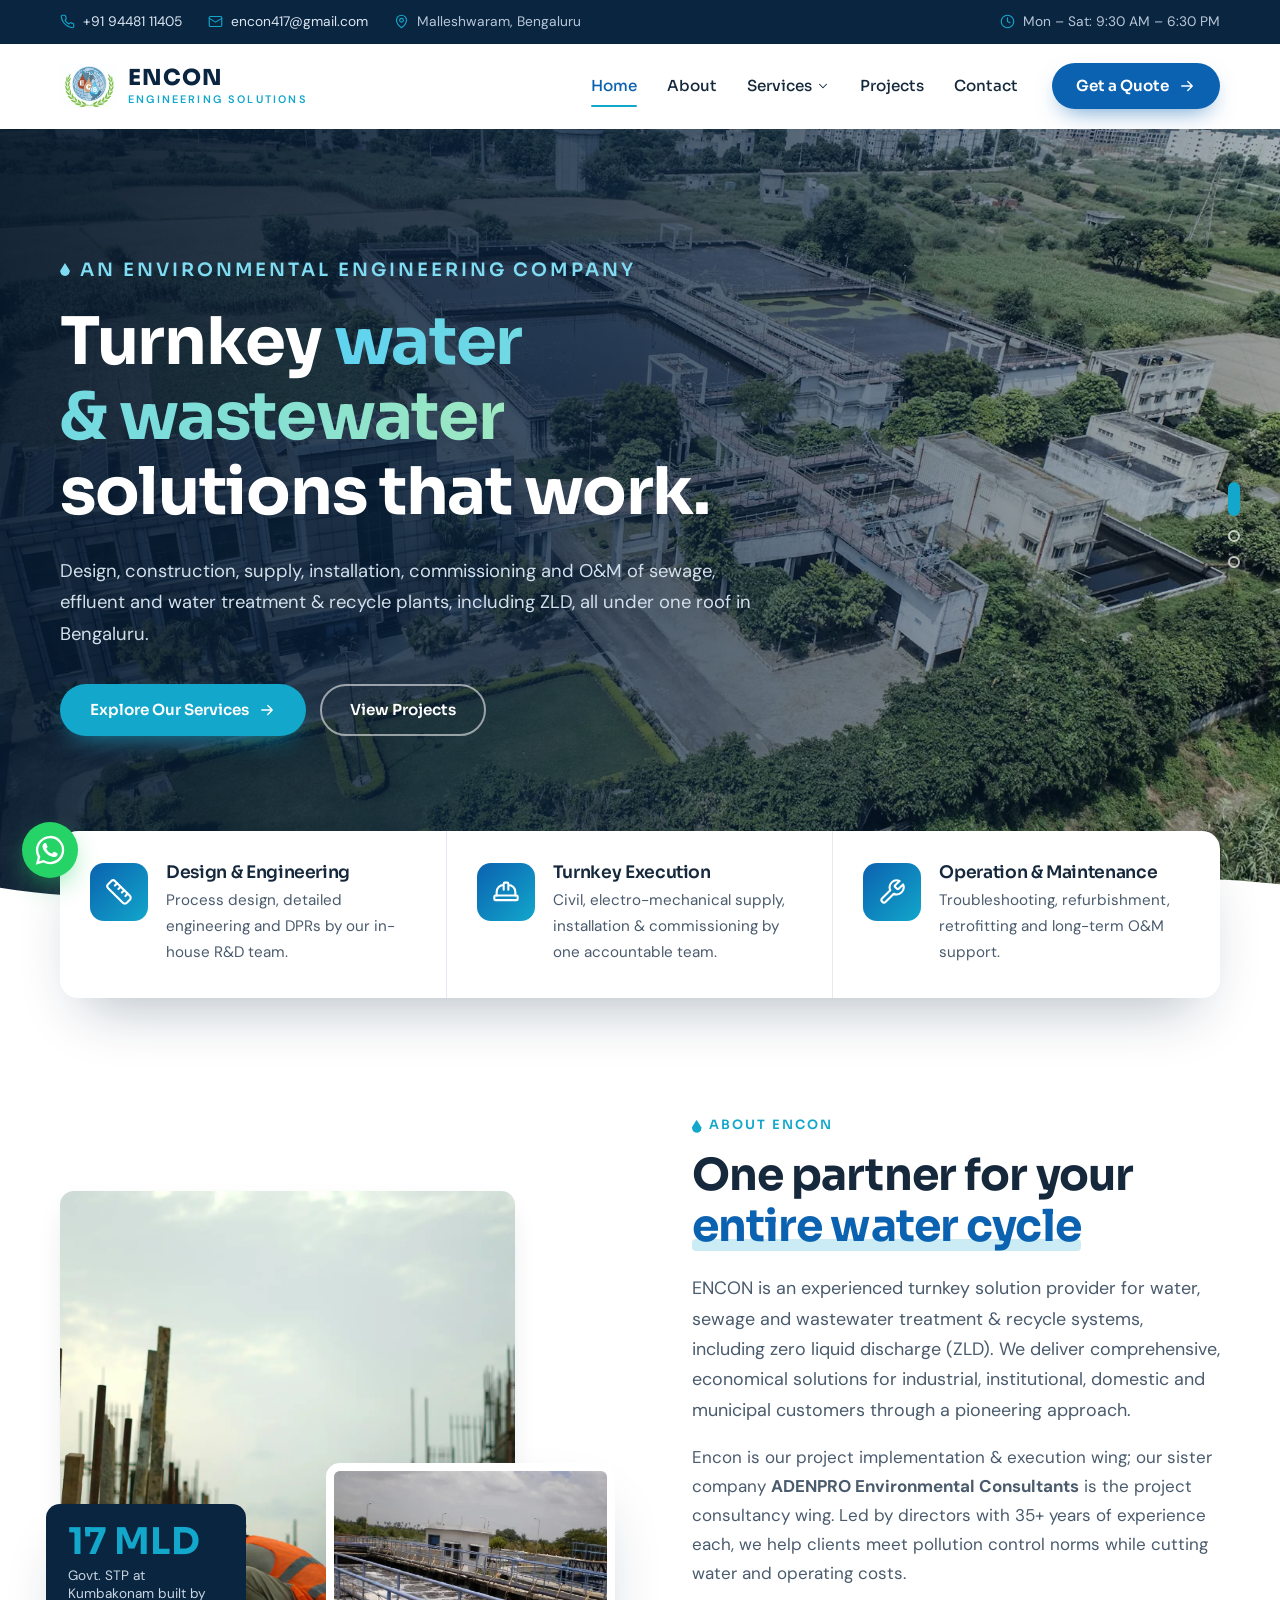
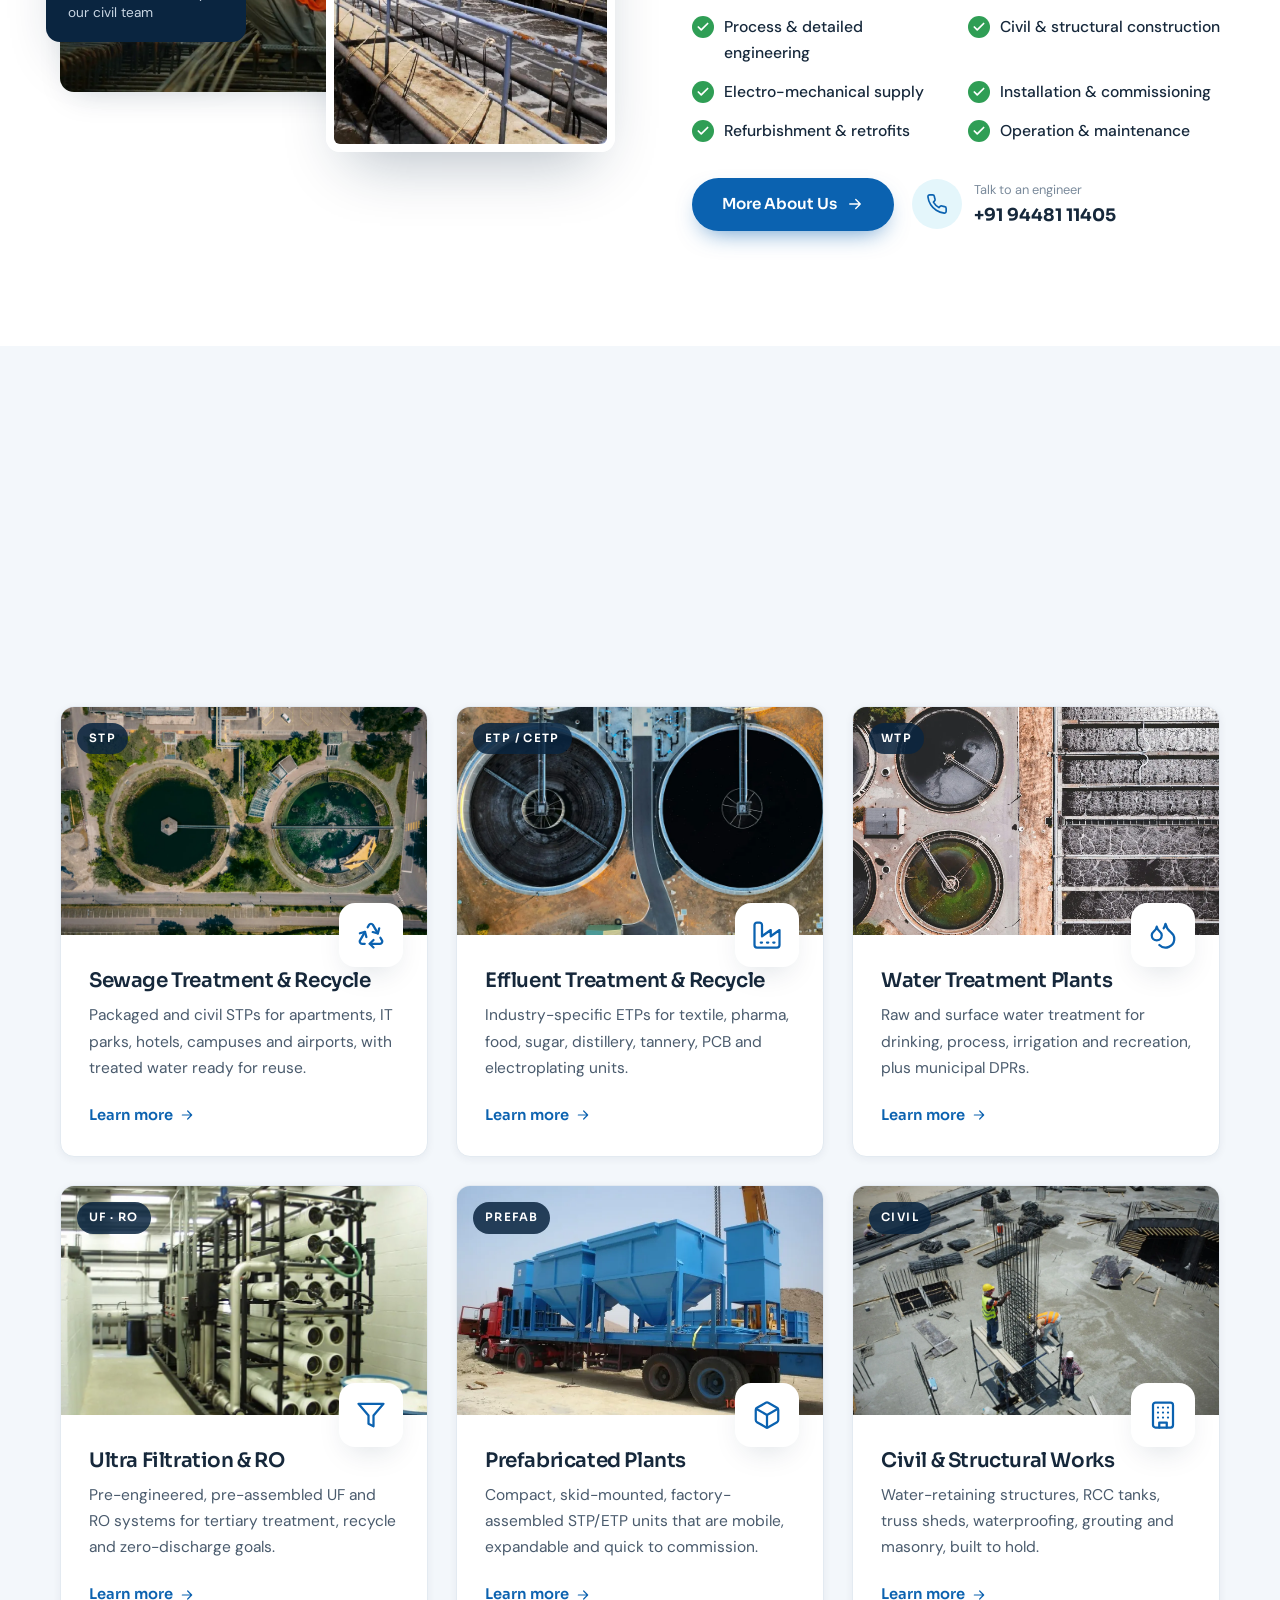
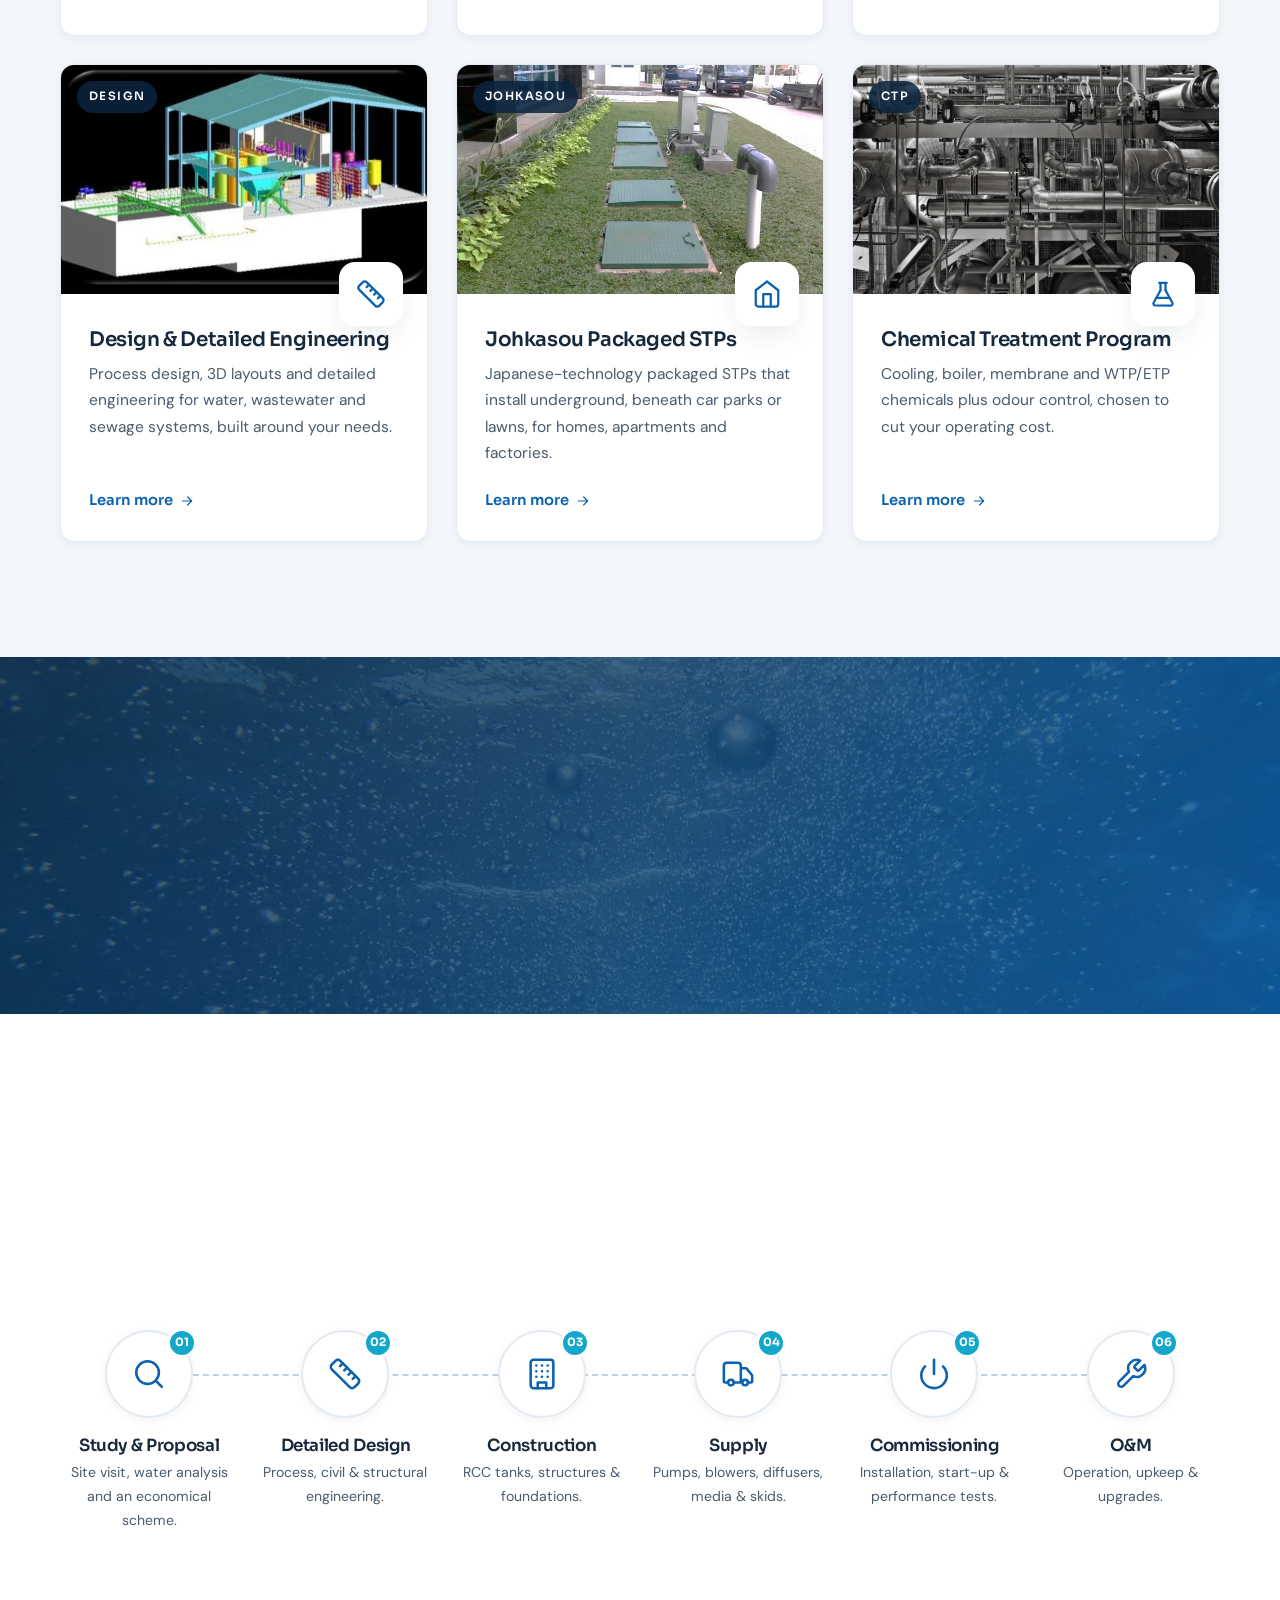
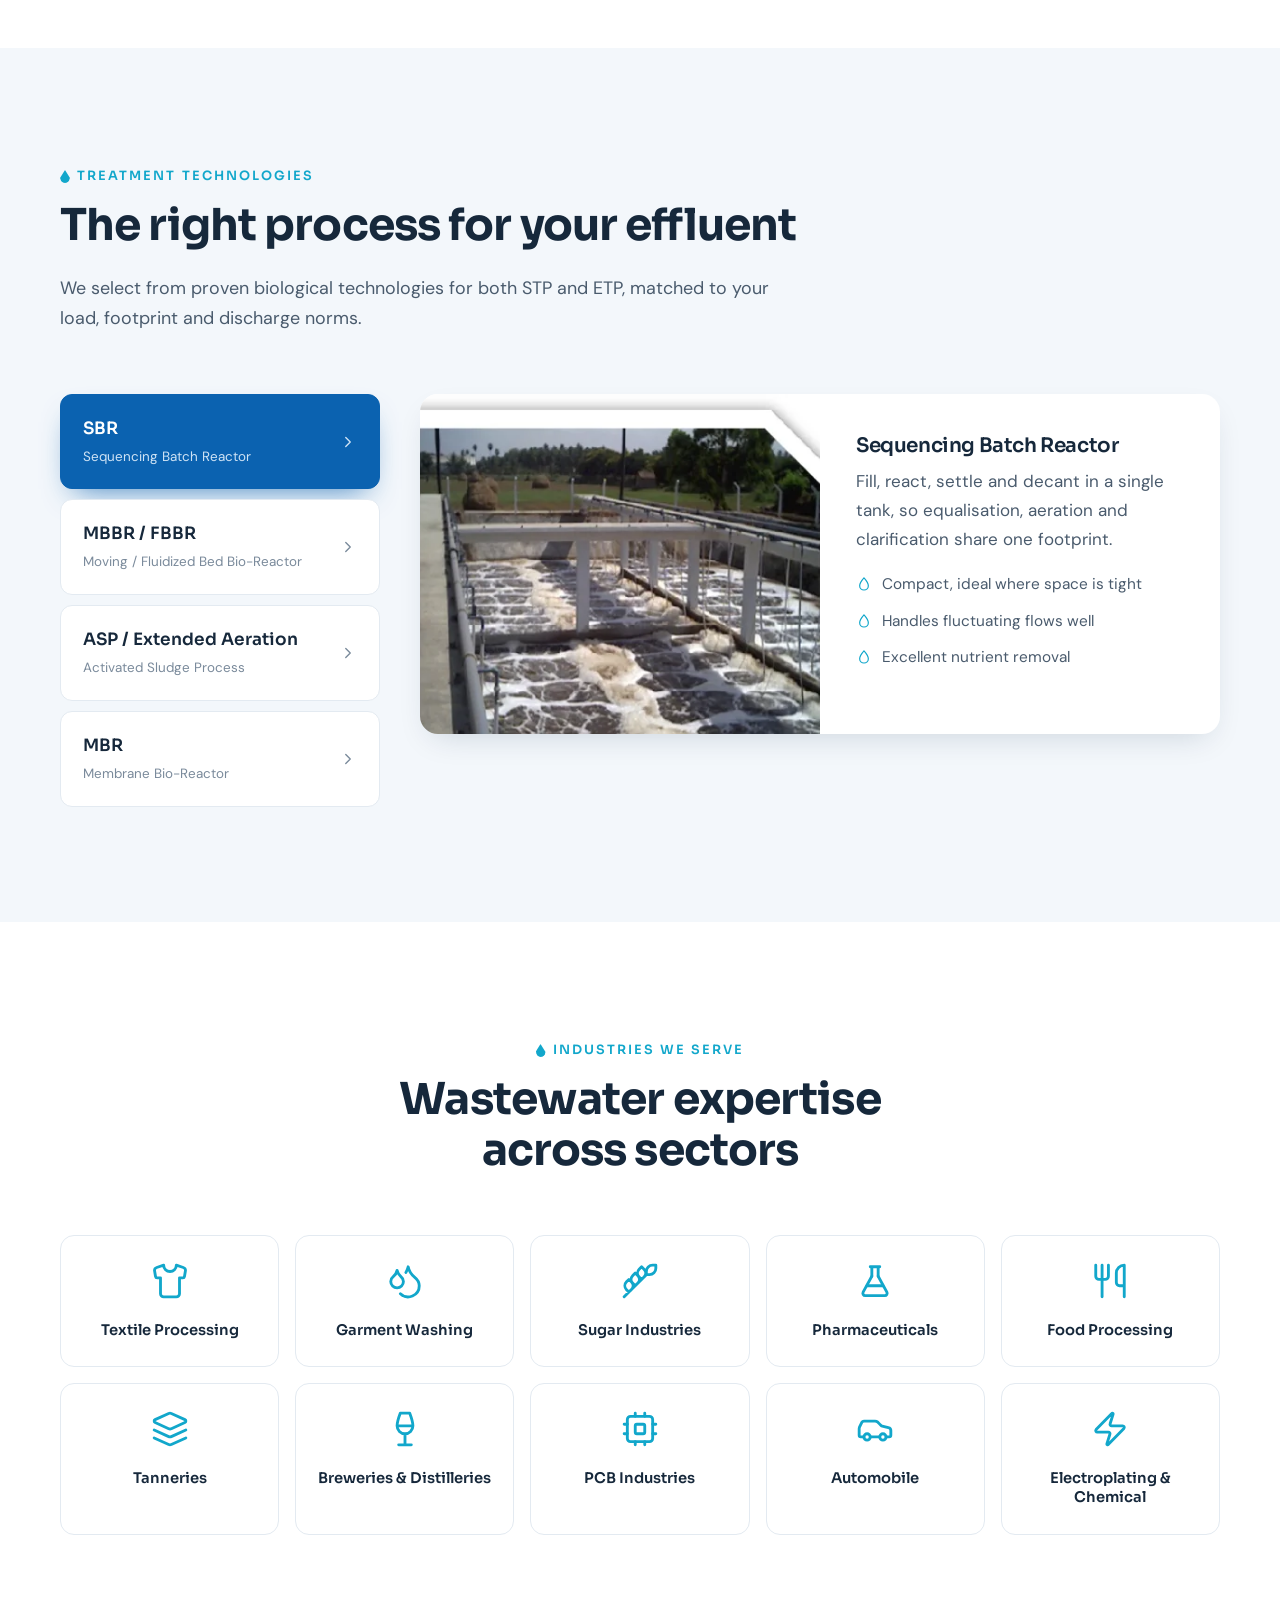
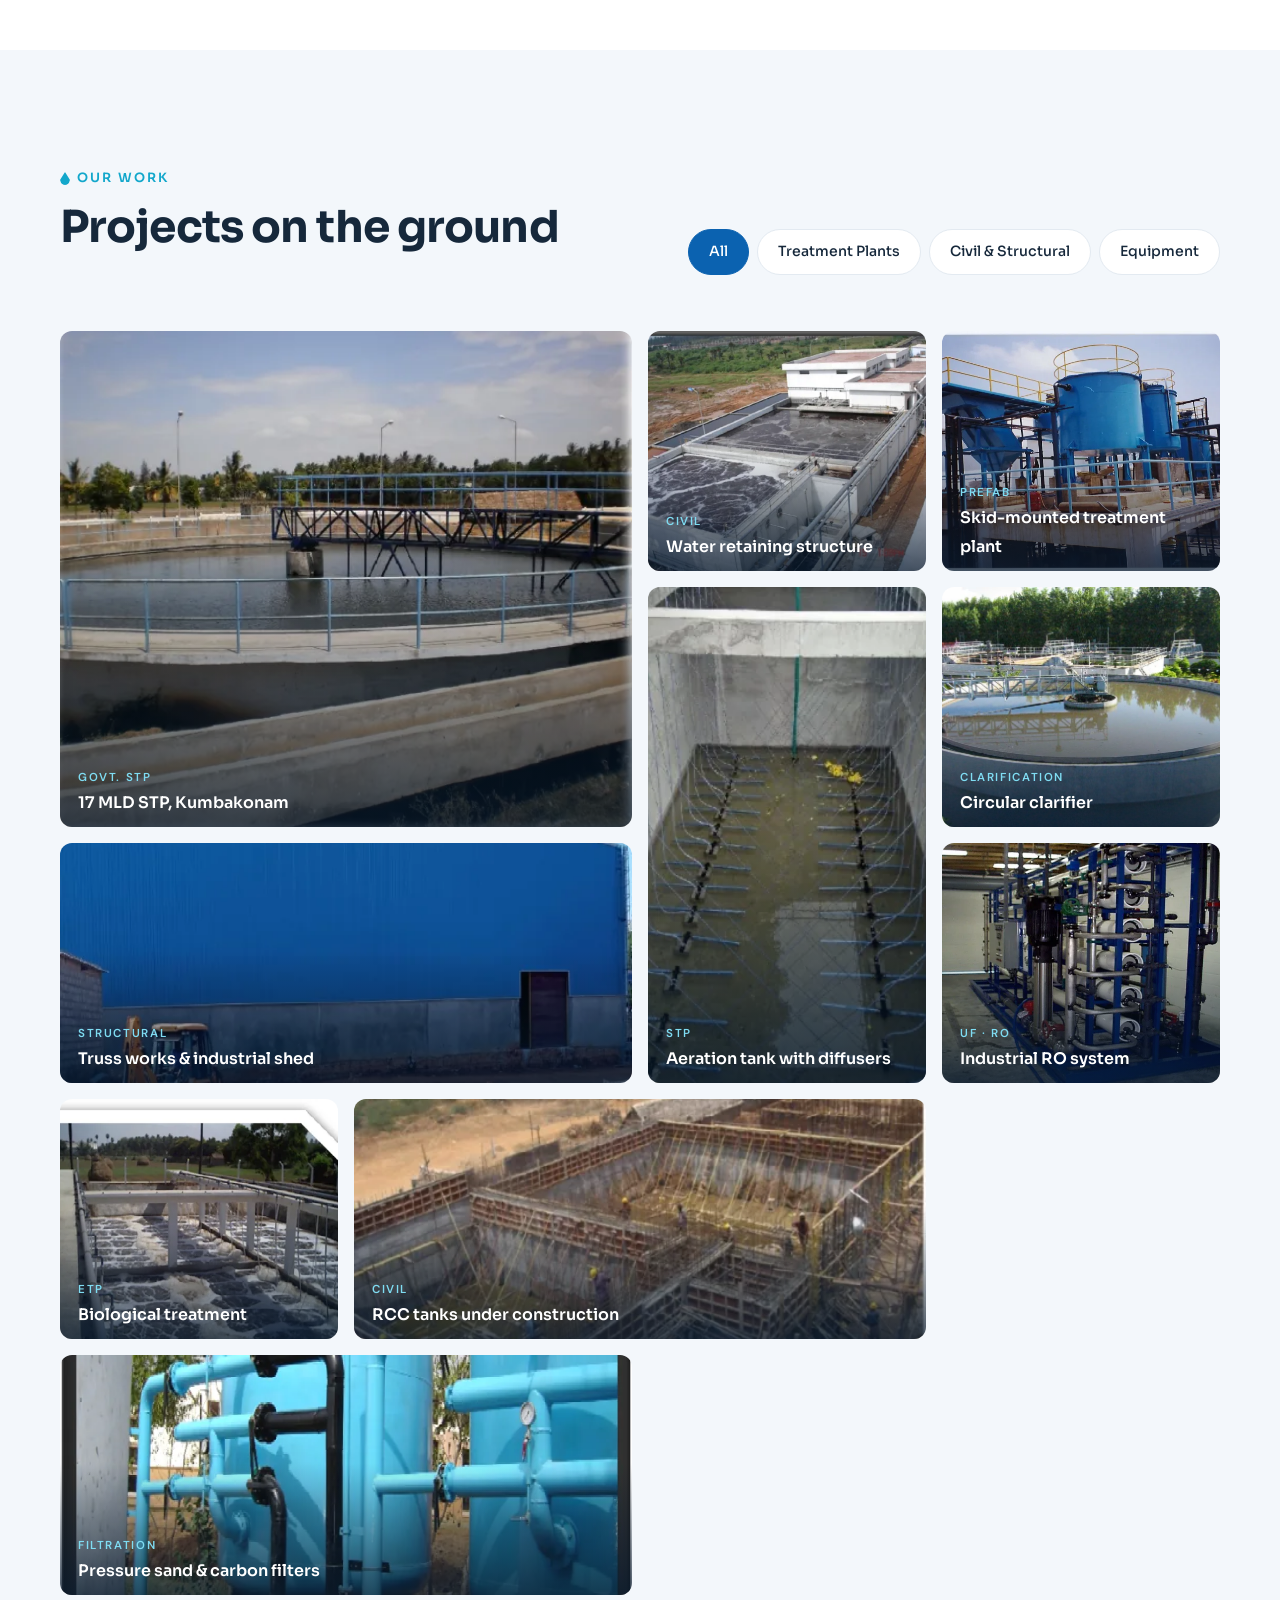
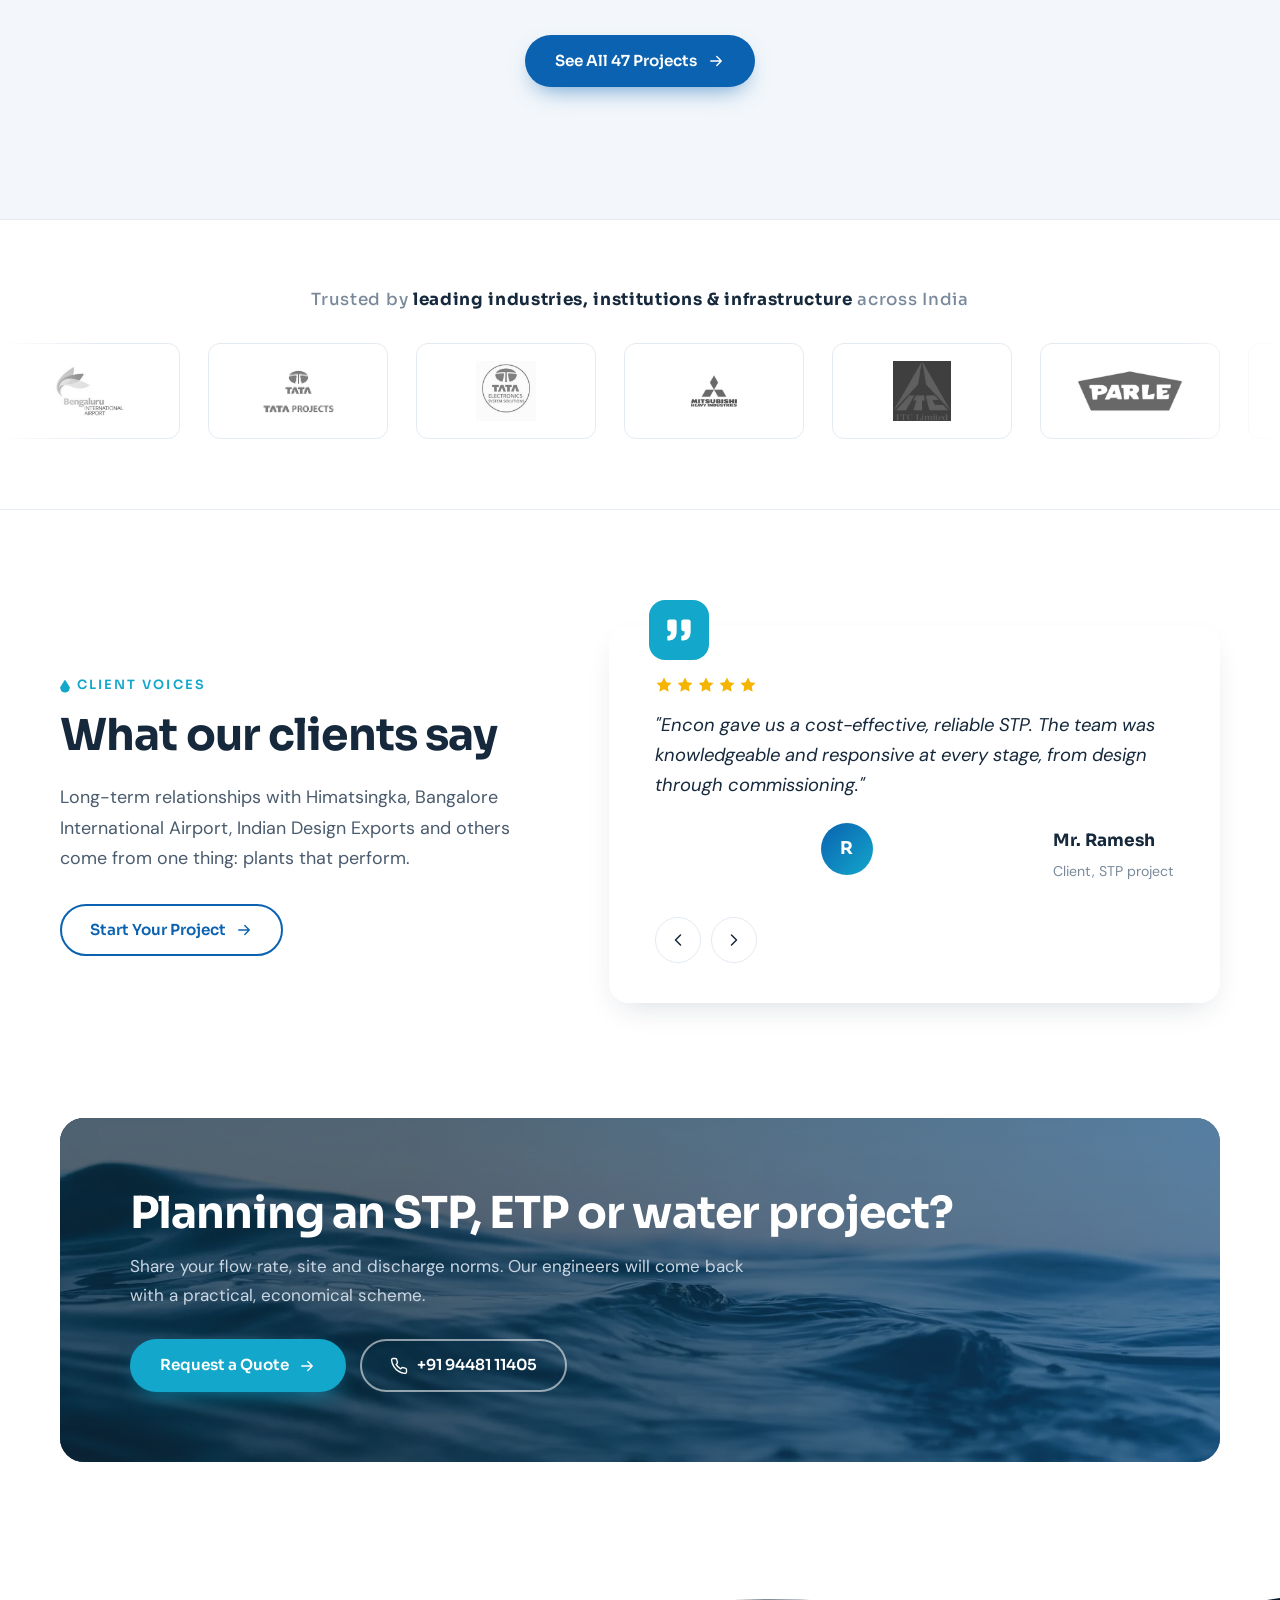
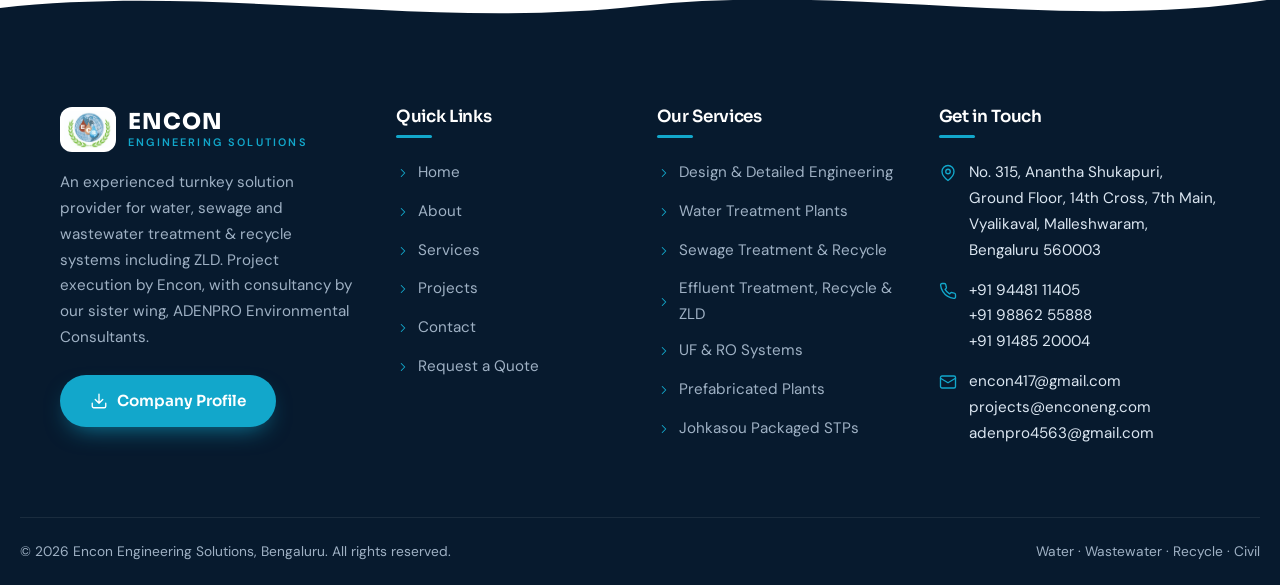
<file: site/index.html>
<!DOCTYPE html>
<html lang="en">
<head>
<meta charset="utf-8">
<meta name="viewport" content="width=device-width, initial-scale=1">
<title>Encon Engineering Solutions | STP, ETP, WTP &amp; Water Recycle Systems, Bengaluru</title>
<meta name="description" content="Encon Engineering Solutions, Bengaluru: turnkey design, construction, supply, installation, commissioning and O&amp;M of sewage, effluent and water treatment &amp; recycle plants, UF/RO systems and civil works.">
<link rel="canonical" href="https://www.enconengineeringsolutions.com/">
<meta property="og:type" content="website">
<meta property="og:title" content="Encon Engineering Solutions | STP, ETP, WTP &amp; Water Recycle Systems, Bengaluru">
<meta property="og:description" content="Encon Engineering Solutions, Bengaluru: turnkey design, construction, supply, installation, commissioning and O&amp;M of sewage, effluent and water treatment &amp; recycle plants, UF/RO systems and civil works.">
<meta property="og:url" content="https://www.enconengineeringsolutions.com/">
<meta property="og:image" content="https://www.enconengineeringsolutions.com/assets/img/hero-campus.webp">
<meta name="theme-color" content="#0a2540">
<link rel="icon" type="image/png" href="assets/img/favicon.png">
<link rel="apple-touch-icon" href="assets/img/apple-touch-icon.png">
<link rel="preconnect" href="https://fonts.googleapis.com">
<link rel="preconnect" href="https://fonts.gstatic.com" crossorigin>
<link href="https://fonts.googleapis.com/css2?family=DM+Sans:opsz,wght@9..40,400;9..40,500;9..40,700&family=Sora:wght@500;600;700;800&display=swap" rel="stylesheet">
<link rel="stylesheet" href="assets/css/main.css">
<script>document.documentElement.classList.add('js')</script>
<script type="application/ld+json">{"@context":"https://schema.org","@type":"LocalBusiness","name":"Encon Engineering Solutions","description":"Turnkey water, sewage and wastewater treatment & recycle systems, and civil & structural works.","url":"https://www.enconengineeringsolutions.com/","telephone":"+919448111405","email":"encon417@gmail.com","image":"https://www.enconengineeringsolutions.com/assets/img/hero-campus.webp","address":{"@type":"PostalAddress","streetAddress":"#315, Anantha Shukapuri, 7th Main Road, 14th Cross, Vyalikaval, Malleshwaram","addressLocality":"Bengaluru","addressRegion":"Karnataka","postalCode":"560003","addressCountry":"IN"},"geo":{"@type":"GeoCoordinates","latitude":13.004465,"longitude":77.576256},"areaServed":"IN"}</script>
</head>
<body>
<a class="skip-link" href="#main">Skip to content</a>
<svg width="0" height="0" style="position:absolute" aria-hidden="true"><symbol id="i-phone" viewBox="0 0 24 24"><path d="M22 16.92v3a2 2 0 0 1-2.18 2 19.79 19.79 0 0 1-8.63-3.07 19.5 19.5 0 0 1-6-6 19.79 19.79 0 0 1-3.07-8.67A2 2 0 0 1 4.11 2h3a2 2 0 0 1 2 1.72c.13.96.36 1.9.7 2.81a2 2 0 0 1-.45 2.11L8.09 9.91a16 16 0 0 0 6 6l1.27-1.27a2 2 0 0 1 2.11-.45c.91.34 1.85.57 2.81.7A2 2 0 0 1 22 16.92z"/></symbol><symbol id="i-mail" viewBox="0 0 24 24"><rect x="2" y="4" width="20" height="16" rx="2"/><path d="m22 7-10 6L2 7"/></symbol><symbol id="i-pin" viewBox="0 0 24 24"><path d="M20 10c0 6-8 12-8 12s-8-6-8-12a8 8 0 0 1 16 0Z"/><circle cx="12" cy="10" r="3"/></symbol><symbol id="i-clock" viewBox="0 0 24 24"><circle cx="12" cy="12" r="10"/><path d="M12 6v6l4 2"/></symbol><symbol id="i-arrow" viewBox="0 0 24 24"><path d="M5 12h14M13 6l6 6-6 6"/></symbol><symbol id="i-down" viewBox="0 0 24 24"><path d="m6 9 6 6 6-6"/></symbol><symbol id="i-left" viewBox="0 0 24 24"><path d="m15 18-6-6 6-6"/></symbol><symbol id="i-right" viewBox="0 0 24 24"><path d="m9 18 6-6-6-6"/></symbol><symbol id="i-up" viewBox="0 0 24 24"><path d="m18 15-6-6-6 6"/></symbol><symbol id="i-x" viewBox="0 0 24 24"><path d="M18 6 6 18M6 6l12 12"/></symbol><symbol id="i-check" viewBox="0 0 24 24"><path d="M20 6 9 17l-5-5"/></symbol><symbol id="i-drop" viewBox="0 0 24 24"><path d="M12 2.7s-6.5 7.1-6.5 11.8a6.5 6.5 0 0 0 13 0C18.5 9.8 12 2.7 12 2.7z"/></symbol><symbol id="i-droplets" viewBox="0 0 24 24"><path d="M7 16.3c2.2 0 4-1.83 4-4.05 0-1.16-.57-2.26-1.71-3.19S7.29 6.75 7 5.3c-.29 1.45-1.14 2.84-2.29 3.76S3 11.1 3 12.25c0 2.22 1.8 4.05 4 4.05z"/><path d="M12.56 6.6A10.97 10.97 0 0 0 14 3.02c.5 2.5 2 4.9 4 6.5s3 3.5 3 5.5a6.98 6.98 0 0 1-11.91 4.97"/></symbol><symbol id="i-recycle" viewBox="0 0 24 24"><path d="M7 19H4.82a1.83 1.83 0 0 1-1.57-.88 1.79 1.79 0 0 1 0-1.78L7.2 9.5"/><path d="M11 19h8.2a1.83 1.83 0 0 0 1.56-.89 1.78 1.78 0 0 0 0-1.78l-1.23-2.12"/><path d="m14 16-3 3 3 3"/><path d="M8.29 13.6 7.2 9.5 3.1 10.6"/><path d="m9.34 5.81 1.1-1.89A1.83 1.83 0 0 1 11.99 3a1.78 1.78 0 0 1 1.54.89l3.94 6.84"/><path d="m13.38 9.63 4.1 1.1 1.1-4.1"/></symbol><symbol id="i-factory" viewBox="0 0 24 24"><path d="M2 20a2 2 0 0 0 2 2h16a2 2 0 0 0 2-2V8l-7 5V8l-7 5V4a2 2 0 0 0-2-2H4a2 2 0 0 0-2 2Z"/><path d="M17 18h1M12 18h1M7 18h1"/></symbol><symbol id="i-filter" viewBox="0 0 24 24"><path d="M22 3H2l8 9.46V19l4 2v-8.54L22 3z"/></symbol><symbol id="i-building" viewBox="0 0 24 24"><rect x="4" y="2" width="16" height="20" rx="2"/><path d="M9 22v-4h6v4M8 6h.01M16 6h.01M12 6h.01M12 10h.01M12 14h.01M16 10h.01M16 14h.01M8 10h.01M8 14h.01"/></symbol><symbol id="i-box" viewBox="0 0 24 24"><path d="M21 8a2 2 0 0 0-1-1.73l-7-4a2 2 0 0 0-2 0l-7 4A2 2 0 0 0 3 8v8a2 2 0 0 0 1 1.73l7 4a2 2 0 0 0 2 0l7-4A2 2 0 0 0 21 16Z"/><path d="m3.3 7 8.7 5 8.7-5M12 22V12"/></symbol><symbol id="i-ruler" viewBox="0 0 24 24"><path d="M21.3 15.3a2.4 2.4 0 0 1 0 3.4l-2.6 2.6a2.4 2.4 0 0 1-3.4 0L2.7 8.7a2.41 2.41 0 0 1 0-3.4l2.6-2.6a2.41 2.41 0 0 1 3.4 0Z"/><path d="m14.5 12.5 2-2M11.5 9.5l2-2M8.5 6.5l2-2M17.5 15.5l2-2"/></symbol><symbol id="i-wrench" viewBox="0 0 24 24"><path d="M14.7 6.3a1 1 0 0 0 0 1.4l1.6 1.6a1 1 0 0 0 1.4 0l3.77-3.77a6 6 0 0 1-7.94 7.94l-6.91 6.91a2.12 2.12 0 0 1-3-3l6.91-6.91a6 6 0 0 1 7.94-7.94l-3.76 3.76z"/></symbol><symbol id="i-truck" viewBox="0 0 24 24"><path d="M14 18V6a2 2 0 0 0-2-2H4a2 2 0 0 0-2 2v11a1 1 0 0 0 1 1h2M15 18H9M19 18h2a1 1 0 0 0 1-1v-3.65a1 1 0 0 0-.22-.62l-3.48-4.35A1 1 0 0 0 17.52 8H14"/><circle cx="17" cy="18" r="2"/><circle cx="7" cy="18" r="2"/></symbol><symbol id="i-hardhat" viewBox="0 0 24 24"><path d="M2 18a1 1 0 0 0 1 1h18a1 1 0 0 0 1-1v-2a1 1 0 0 0-1-1H3a1 1 0 0 0-1 1v2z"/><path d="M10 10V5a1 1 0 0 1 1-1h2a1 1 0 0 1 1 1v5M4 15v-3a6 6 0 0 1 6-6M14 6a6 6 0 0 1 6 6v3"/></symbol><symbol id="i-power" viewBox="0 0 24 24"><path d="M12 2v10"/><path d="M18.4 6.6a9 9 0 1 1-12.77.04"/></symbol><symbol id="i-search" viewBox="0 0 24 24"><circle cx="11" cy="11" r="8"/><path d="m21 21-4.3-4.3"/></symbol><symbol id="i-target" viewBox="0 0 24 24"><circle cx="12" cy="12" r="10"/><circle cx="12" cy="12" r="6"/><circle cx="12" cy="12" r="2"/></symbol><symbol id="i-flag" viewBox="0 0 24 24"><path d="M4 15s1-1 4-1 5 2 8 2 4-1 4-1V3s-1 1-4 1-5-2-8-2-4 1-4 1zM4 22v-7"/></symbol><symbol id="i-shield" viewBox="0 0 24 24"><path d="M20 13c0 5-3.5 7.5-7.66 8.95a1 1 0 0 1-.67-.01C7.5 20.5 4 18 4 13V6a1 1 0 0 1 1-1c2 0 4.5-1.2 6.24-2.72a1.17 1.17 0 0 1 1.52 0C14.51 3.81 17 5 19 5a1 1 0 0 1 1 1z"/><path d="m9 12 2 2 4-4"/></symbol><symbol id="i-users" viewBox="0 0 24 24"><path d="M16 21v-2a4 4 0 0 0-4-4H6a4 4 0 0 0-4 4v2"/><circle cx="9" cy="7" r="4"/><path d="M22 21v-2a4 4 0 0 0-3-3.87M16 3.13a4 4 0 0 1 0 7.75"/></symbol><symbol id="i-award" viewBox="0 0 24 24"><circle cx="12" cy="8" r="6"/><path d="M15.48 12.89 17 22l-5-3-5 3 1.52-9.11"/></symbol><symbol id="i-gauge" viewBox="0 0 24 24"><path d="m12 14 4-4"/><path d="M3.34 19a10 10 0 1 1 17.32 0"/></symbol><symbol id="i-layers" viewBox="0 0 24 24"><path d="M12.83 2.18a2 2 0 0 0-1.66 0L2.6 6.08a1 1 0 0 0 0 1.83l8.58 3.91a2 2 0 0 0 1.66 0l8.58-3.9a1 1 0 0 0 0-1.83Z"/><path d="m22 17.65-9.17 4.16a2 2 0 0 1-1.66 0L2 17.65M22 12.65l-9.17 4.16a2 2 0 0 1-1.66 0L2 12.65"/></symbol><symbol id="i-briefcase" viewBox="0 0 24 24"><rect width="20" height="14" x="2" y="7" rx="2"/><path d="M16 21V5a2 2 0 0 0-2-2h-4a2 2 0 0 0-2 2v16"/></symbol><symbol id="i-flask" viewBox="0 0 24 24"><path d="M9 3h6M10 9V3M14 9V3"/><path d="M10 9 4.5 19a1.5 1.5 0 0 0 1.3 2.2h12.4a1.5 1.5 0 0 0 1.3-2.2L14 9"/><path d="M7 15h10"/></symbol><symbol id="i-shirt" viewBox="0 0 24 24"><path d="M20.38 3.46 16 2a4 4 0 0 1-8 0L3.62 3.46a2 2 0 0 0-1.34 2.23l.58 3.47a1 1 0 0 0 .99.84H6v10c0 1.1.9 2 2 2h8a2 2 0 0 0 2-2V10h2.15a1 1 0 0 0 .99-.84l.58-3.47a2 2 0 0 0-1.34-2.23z"/></symbol><symbol id="i-wheat" viewBox="0 0 24 24"><path d="M2 22 16 8M3.47 12.53 5 11l1.53 1.53a3.5 3.5 0 0 1 0 4.94L5 19l-1.53-1.53a3.5 3.5 0 0 1 0-4.94ZM7.47 8.53 9 7l1.53 1.53a3.5 3.5 0 0 1 0 4.94L9 15l-1.53-1.53a3.5 3.5 0 0 1 0-4.94ZM11.47 4.53 13 3l1.53 1.53a3.5 3.5 0 0 1 0 4.94L13 11l-1.53-1.53a3.5 3.5 0 0 1 0-4.94Z"/><path d="M20 2h2v2a4 4 0 0 1-4 4h-2V6a4 4 0 0 1 4-4Z"/></symbol><symbol id="i-utensils" viewBox="0 0 24 24"><path d="M3 2v7c0 1.1.9 2 2 2h4a2 2 0 0 0 2-2V2M7 2v20M21 15V2a5 5 0 0 0-5 5v6c0 1.1.9 2 2 2h3Zm0 0v7"/></symbol><symbol id="i-car" viewBox="0 0 24 24"><path d="M19 17h2c.6 0 1-.4 1-1v-3c0-.9-.7-1.7-1.5-1.9C18.7 10.6 16 10 16 10s-1.3-1.4-2.2-2.3c-.5-.4-1.1-.7-1.8-.7H5c-.6 0-1.1.4-1.4.9l-1.4 2.9A3.7 3.7 0 0 0 2 12v4c0 .6.4 1 1 1h2"/><circle cx="7" cy="17" r="2"/><path d="M9 17h6"/><circle cx="17" cy="17" r="2"/></symbol><symbol id="i-cpu" viewBox="0 0 24 24"><rect width="16" height="16" x="4" y="4" rx="2"/><rect width="6" height="6" x="9" y="9" rx="1"/><path d="M15 2v2M15 20v2M2 15h2M2 9h2M20 15h2M20 9h2M9 2v2M9 20v2"/></symbol><symbol id="i-wine" viewBox="0 0 24 24"><path d="M8 22h8M7 10h10M12 15v7M12 15a5 5 0 0 0 5-5c0-2-.5-4-2-8H9c-1.5 4-2 6-2 8a5 5 0 0 0 5 5Z"/></symbol><symbol id="i-zap" viewBox="0 0 24 24"><path d="M4 14a1 1 0 0 1-.78-1.63l9.9-10.2a.5.5 0 0 1 .86.46l-1.92 6.02A1 1 0 0 0 13 10h7a1 1 0 0 1 .78 1.63l-9.9 10.2a.5.5 0 0 1-.86-.46l1.92-6.02A1 1 0 0 0 11 14z"/></symbol><symbol id="i-wind" viewBox="0 0 24 24"><path d="M17.7 7.7a2.5 2.5 0 1 1 1.8 4.3H2M9.6 4.6A2 2 0 1 1 11 8H2M12.6 19.4A2 2 0 1 0 14 16H2"/></symbol><symbol id="i-quote" viewBox="0 0 24 24"><path d="M3 21c3 0 7-1 7-8V5c0-1.25-.76-2.02-2-2H4c-1.25 0-2 .75-2 1.97V11c0 1.25.75 2 2 2 1 0 1 0 1 1v1c0 1-1 2-2 2s-1 0-1 1.03V20c0 1 0 1 1 1z"/><path d="M15 21c3 0 7-1 7-8V5c0-1.25-.76-2.02-2-2h-4c-1.25 0-2 .75-2 1.97V11c0 1.25.75 2 2 2h.75c0 2.25.25 4-2.75 4v3c0 1 0 1 1 1z"/></symbol><symbol id="i-star" viewBox="0 0 24 24"><path d="M12 2l3.09 6.26L22 9.27l-5 4.87 1.18 6.88L12 17.77l-6.18 3.25L7 14.14 2 9.27l6.91-1.01L12 2z"/></symbol><symbol id="i-download" viewBox="0 0 24 24"><path d="M21 15v4a2 2 0 0 1-2 2H5a2 2 0 0 1-2-2v-4M7 10l5 5 5-5M12 15V3"/></symbol><symbol id="i-home" viewBox="0 0 24 24"><path d="m3 9 9-7 9 7v11a2 2 0 0 1-2 2H5a2 2 0 0 1-2-2z"/><path d="M9 22V12h6v10"/></symbol><symbol id="i-umbrella" viewBox="0 0 24 24"><path d="M22 12a10 10 0 0 0-20 0Z"/><path d="M12 12v8a2 2 0 0 0 4 0M12 2v1"/></symbol><symbol id="i-hammer" viewBox="0 0 24 24"><path d="m15 12-8.37 8.37a1 1 0 1 1-3-3L12 9M18 15l4-4M21.5 11.5l-1.91-1.91A2 2 0 0 1 19 8.17V7l-2.26-2.26a6 6 0 0 0-4.2-1.76L9 2.96l.92.82A6.18 6.18 0 0 1 12 8.4V10l2 2h1.17a2 2 0 0 1 1.41.59L18.5 14.5"/></symbol><symbol id="i-file" viewBox="0 0 24 24"><path d="M15 2H6a2 2 0 0 0-2 2v16a2 2 0 0 0 2 2h12a2 2 0 0 0 2-2V7Z"/><path d="M14 2v4a2 2 0 0 0 2 2h4M10 9H8M16 13H8M16 17H8"/></symbol><symbol id="i-bulb" viewBox="0 0 24 24"><path d="M15 14c.2-1 .7-1.7 1.5-2.5 1-.9 1.5-2.2 1.5-3.5A6 6 0 0 0 6 8c0 1 .2 2.2 1.5 3.5.7.7 1.3 1.5 1.5 2.5M9 18h6M10 22h4"/></symbol><symbol id="i-leaf" viewBox="0 0 24 24"><path d="M11 20A7 7 0 0 1 9.8 6.1C15.5 5 17 4.48 19 2c1 2 2 4.18 2 8 0 5.5-4.78 10-10 10Z"/><path d="M2 21c0-3 1.85-5.36 5.08-6C9.5 14.52 12 13 13 12"/></symbol><symbol id="i-coins" viewBox="0 0 24 24"><circle cx="8" cy="8" r="6"/><path d="M18.09 10.37A6 6 0 1 1 10.34 18M7 6h1v4M16.71 13.88l.7.71-2.82 2.82"/></symbol></svg>
<div class="topbar">
  <div class="wrap">
    <ul>
      <li><svg class="icon" aria-hidden="true"><use href="#i-phone"/></svg><a href="tel:+919448111405">+91 94481 11405</a></li>
      <li class="hide-xs"><svg class="icon" aria-hidden="true"><use href="#i-mail"/></svg><a href="mailto:encon417@gmail.com">encon417@gmail.com</a></li>
      <li class="hide-sm"><svg class="icon" aria-hidden="true"><use href="#i-pin"/></svg>Malleshwaram, Bengaluru</li>
    </ul>
    <ul class="hide-sm"><li><svg class="icon" aria-hidden="true"><use href="#i-clock"/></svg>Mon – Sat: 9:30 AM – 6:30 PM</li></ul>
  </div>
</div>
<header class="header">
  <div class="wrap">
    <a class="brand" href="index.html" aria-label="Encon Engineering Solutions home">
      <img src="assets/img/logo-emblem.png" alt="" width="221" height="171">
      <span class="brand-text"><b>ENCON</b><small>Engineering Solutions</small></span>
    </a>
    <nav class="nav" aria-label="Main">
      <ul><li><a href="index.html" aria-current="page">Home</a></li><li><a href="about.html">About</a></li><li class="has-drop"><a href="services.html">Services<svg class="icon caret" aria-hidden="true"><use href="#i-down"/></svg></a><ul class="dropdown"><li><a href="services.html#design"><svg class="icon" aria-hidden="true"><use href="#i-ruler"/></svg>Design & Detailed Engineering</a></li><li><a href="services.html#wtp"><svg class="icon" aria-hidden="true"><use href="#i-droplets"/></svg>Water Treatment Plants</a></li><li><a href="services.html#stp"><svg class="icon" aria-hidden="true"><use href="#i-recycle"/></svg>Sewage Treatment & Recycle</a></li><li><a href="services.html#etp"><svg class="icon" aria-hidden="true"><use href="#i-factory"/></svg>Effluent Treatment, Recycle & ZLD</a></li><li><a href="services.html#uf-ro"><svg class="icon" aria-hidden="true"><use href="#i-filter"/></svg>UF & RO Systems</a></li><li><a href="services.html#prefab"><svg class="icon" aria-hidden="true"><use href="#i-box"/></svg>Prefabricated Plants</a></li><li><a href="services.html#johkasou"><svg class="icon" aria-hidden="true"><use href="#i-home"/></svg>Johkasou Packaged STPs</a></li><li><a href="services.html#clarification"><svg class="icon" aria-hidden="true"><use href="#i-layers"/></svg>Clarifiers & Filters</a></li><li><a href="services.html#aeration"><svg class="icon" aria-hidden="true"><use href="#i-wind"/></svg>Aeration Systems</a></li><li><a href="services.html#chemicals"><svg class="icon" aria-hidden="true"><use href="#i-flask"/></svg>Chemical Treatment Program</a></li><li><a href="services.html#civil"><svg class="icon" aria-hidden="true"><use href="#i-building"/></svg>Civil & Structural Works</a></li><li><a href="services.html#om"><svg class="icon" aria-hidden="true"><use href="#i-wrench"/></svg>Augmentation, O&M & Consultancy</a></li></ul></li><li><a href="projects.html">Projects</a></li><li><a href="contact.html">Contact</a></li></ul>
      <a class="btn btn-primary header-cta" href="contact.html#enquiry">Get a Quote <svg class="icon" aria-hidden="true"><use href="#i-arrow"/></svg></a>
    </nav>
    <button class="burger" aria-label="Menu" aria-expanded="false"><span></span></button>
  </div>
</header>
<main id="main">

<section class="hero" aria-label="Introduction">
  <div class="slide active"><img src="assets/img/hero-campus.webp" alt="" fetchpriority="high"></div>
  <div class="slide"><img src="assets/img/hero-clarifiers.webp" alt="" loading="lazy"></div>
  <div class="slide"><img src="assets/img/hero-clarifier.webp" alt="" loading="lazy"></div>

  <div class="wrap hero-inner">
    <div class="hero-copy">
      <div class="hero-msg active">
        <p class="eyebrow">An Environmental Engineering Company</p>
        <h1>Turnkey <em>water &amp; wastewater</em> solutions that work.</h1>
        <p>Design, construction, supply, installation, commissioning and O&amp;M of sewage, effluent and water treatment &amp; recycle plants, including ZLD, all under one roof in Bengaluru.</p>
      </div>
      <div class="hero-msg">
        <p class="eyebrow">STP &middot; ETP &middot; CETP</p>
        <h1>Treat, recycle and <em>reuse every litre.</em></h1>
        <p>SBR, MBBR, FBBR, ASP and MBR technologies for industries, IT parks, airports, hotels and residential complexes, from 5 KLD to 17 MLD.</p>
      </div>
      <div class="hero-msg">
        <p class="eyebrow">Engineered to last</p>
        <h1>Built strong, from <em>foundation to flow.</em></h1>
        <p>In-house civil &amp; structural teams build water-retaining structures, RCC tanks and industrial sheds alongside the process plant.</p>
      </div>
      <div class="hero-ctas">
        <a class="btn btn-aqua" href="services.html">Explore Our Services <svg class="icon" aria-hidden="true"><use href="#i-arrow"/></svg></a>
        <a class="btn btn-ghost" href="projects.html">View Projects</a>
      </div>
    </div>
  </div>
  <div class="hero-dots" role="group" aria-label="Choose slide">
    <button aria-label="Slide 1" aria-current="true"></button><button aria-label="Slide 2" aria-current="false"></button><button aria-label="Slide 3" aria-current="false"></button>
  </div>
  <div class="wave"><svg viewBox="0 0 1440 90" preserveAspectRatio="none"><path fill="#fff" d="M0,50C240,90 480,10 720,40C960,70 1200,20 1440,46V90H0Z"/></svg></div>
</section>

<div class="strip">
  <div class="wrap">
    <div class="strip-grid">
      <div class="strip-item reveal"><div class="ic"><svg class="icon" aria-hidden="true"><use href="#i-ruler"/></svg></div><div><h3>Design &amp; Engineering</h3><p>Process design, detailed engineering and DPRs by our in-house R&amp;D team.</p></div></div>
      <div class="strip-item reveal d1"><div class="ic"><svg class="icon" aria-hidden="true"><use href="#i-hardhat"/></svg></div><div><h3>Turnkey Execution</h3><p>Civil, electro-mechanical supply, installation &amp; commissioning by one accountable team.</p></div></div>
      <div class="strip-item reveal d2"><div class="ic"><svg class="icon" aria-hidden="true"><use href="#i-wrench"/></svg></div><div><h3>Operation &amp; Maintenance</h3><p>Troubleshooting, refurbishment, retrofitting and long-term O&amp;M support.</p></div></div>
    </div>
  </div>
</div>

<section class="section">
  <div class="wrap split">
    <div class="collage reveal">
      <img class="c1" src="assets/img/about-team.webp" alt="Encon site engineers working on reinforcement for a treatment tank" loading="lazy">
      <img class="c2" src="assets/img/p-kumbakonam-2.webp" alt="17 MLD sewage treatment plant, Kumbakonam" loading="lazy">
      <div class="badge"><b>17 MLD</b><span>Govt. STP at Kumbakonam built by our civil team</span></div>
    </div>
    <div class="reveal d1">
      <p class="eyebrow">About Encon</p>
      <h2>One partner for your <span class="hl">entire water cycle</span></h2>
      <p class="lede">ENCON is an experienced turnkey solution provider for water, sewage and wastewater treatment &amp; recycle systems, including zero liquid discharge (ZLD). We deliver comprehensive, economical solutions for industrial, institutional, domestic and municipal customers through a pioneering approach.</p>
      <p>Encon is our project implementation &amp; execution wing; our sister company <b>ADENPRO Environmental Consultants</b> is the project consultancy wing. Led by directors with 35+ years of experience each, we help clients meet pollution control norms while cutting water and operating costs.</p>
      <ul class="checks">
        <li><svg class="icon" aria-hidden="true"><use href="#i-check"/></svg>Process &amp; detailed engineering</li>
        <li><svg class="icon" aria-hidden="true"><use href="#i-check"/></svg>Civil &amp; structural construction</li>
        <li><svg class="icon" aria-hidden="true"><use href="#i-check"/></svg>Electro-mechanical supply</li>
        <li><svg class="icon" aria-hidden="true"><use href="#i-check"/></svg>Installation &amp; commissioning</li>
        <li><svg class="icon" aria-hidden="true"><use href="#i-check"/></svg>Refurbishment &amp; retrofits</li>
        <li><svg class="icon" aria-hidden="true"><use href="#i-check"/></svg>Operation &amp; maintenance</li>
      </ul>
      <div class="sig">
        <a class="btn btn-primary" href="about.html">More About Us <svg class="icon" aria-hidden="true"><use href="#i-arrow"/></svg></a>
        <a class="phone-pill" href="tel:+919448111405"><span class="ic"><svg class="icon" aria-hidden="true"><use href="#i-phone"/></svg></span><span><small>Talk to an engineer</small><b>+91 94481 11405</b></span></a>
      </div>
    </div>
  </div>
</section>

<section class="section alt">
  <div class="wrap">
    <div class="head-row">
      <div class="head reveal">
        <p class="eyebrow">What We Do</p>
        <h2>Services &amp; solutions</h2>
        <p class="lede">Construction, detailed engineering, supply, installation, commissioning and O&amp;M across the full spectrum of water and wastewater systems.</p>
      </div>
      <a class="btn btn-outline reveal" href="services.html">All Services <svg class="icon" aria-hidden="true"><use href="#i-arrow"/></svg></a>
    </div>
    <div class="cards">
      <article class="card reveal"><div class="card-img"><img src="assets/img/svc-stp.webp" alt="Sewage treatment plant aerial view" loading="lazy"><span class="card-tag">STP</span></div>
        <div class="card-body"><div class="card-ic"><svg class="icon" aria-hidden="true"><use href="#i-recycle"/></svg></div><h3>Sewage Treatment &amp; Recycle</h3><p>Packaged and civil STPs for apartments, IT parks, hotels, campuses and airports, with treated water ready for reuse.</p><a class="link-arrow" href="services.html#stp">Learn more <svg class="icon" aria-hidden="true"><use href="#i-arrow"/></svg></a></div></article>
      <article class="card reveal d1"><div class="card-img"><img src="assets/img/svc-etp.webp" alt="Effluent treatment clarifiers from above" loading="lazy"><span class="card-tag">ETP / CETP</span></div>
        <div class="card-body"><div class="card-ic"><svg class="icon" aria-hidden="true"><use href="#i-factory"/></svg></div><h3>Effluent Treatment &amp; Recycle</h3><p>Industry-specific ETPs for textile, pharma, food, sugar, distillery, tannery, PCB and electroplating units.</p><a class="link-arrow" href="services.html#etp">Learn more <svg class="icon" aria-hidden="true"><use href="#i-arrow"/></svg></a></div></article>
      <article class="card reveal d2"><div class="card-img"><img src="assets/img/svc-wtp.webp" alt="Water treatment tanks aerial view" loading="lazy"><span class="card-tag">WTP</span></div>
        <div class="card-body"><div class="card-ic"><svg class="icon" aria-hidden="true"><use href="#i-droplets"/></svg></div><h3>Water Treatment Plants</h3><p>Raw and surface water treatment for drinking, process, irrigation and recreation, plus municipal DPRs.</p><a class="link-arrow" href="services.html#wtp">Learn more <svg class="icon" aria-hidden="true"><use href="#i-arrow"/></svg></a></div></article>
      <article class="card reveal"><div class="card-img"><img src="assets/img/p-ro-skid.webp" alt="Reverse osmosis skid with membrane housings" loading="lazy"><span class="card-tag">UF &middot; RO</span></div>
        <div class="card-body"><div class="card-ic"><svg class="icon" aria-hidden="true"><use href="#i-filter"/></svg></div><h3>Ultra Filtration &amp; RO</h3><p>Pre-engineered, pre-assembled UF and RO systems for tertiary treatment, recycle and zero-discharge goals.</p><a class="link-arrow" href="services.html#uf-ro">Learn more <svg class="icon" aria-hidden="true"><use href="#i-arrow"/></svg></a></div></article>
      <article class="card reveal d1"><div class="card-img"><img src="assets/img/p-prefab-truck.webp" alt="Prefabricated treatment plant being transported on a trailer" loading="lazy"><span class="card-tag">PREFAB</span></div>
        <div class="card-body"><div class="card-ic"><svg class="icon" aria-hidden="true"><use href="#i-box"/></svg></div><h3>Prefabricated Plants</h3><p>Compact, skid-mounted, factory-assembled STP/ETP units that are mobile, expandable and quick to commission.</p><a class="link-arrow" href="services.html#prefab">Learn more <svg class="icon" aria-hidden="true"><use href="#i-arrow"/></svg></a></div></article>
      <article class="card reveal d2"><div class="card-img"><img src="assets/img/svc-civil.webp" alt="Civil construction crew on a reinforced concrete deck" loading="lazy"><span class="card-tag">CIVIL</span></div>
        <div class="card-body"><div class="card-ic"><svg class="icon" aria-hidden="true"><use href="#i-building"/></svg></div><h3>Civil &amp; Structural Works</h3><p>Water-retaining structures, RCC tanks, truss sheds, waterproofing, grouting and masonry, built to hold.</p><a class="link-arrow" href="services.html#civil">Learn more <svg class="icon" aria-hidden="true"><use href="#i-arrow"/></svg></a></div></article>
      <article class="card reveal"><div class="card-img"><img src="assets/img/design-3d-plant.webp" alt="3D model of a treatment plant building with equipment layout" loading="lazy"><span class="card-tag">DESIGN</span></div>
        <div class="card-body"><div class="card-ic"><svg class="icon" aria-hidden="true"><use href="#i-ruler"/></svg></div><h3>Design &amp; Detailed Engineering</h3><p>Process design, 3D layouts and detailed engineering for water, wastewater and sewage systems, built around your needs.</p><a class="link-arrow" href="services.html#design">Learn more <svg class="icon" aria-hidden="true"><use href="#i-arrow"/></svg></a></div></article>
      <article class="card reveal d1"><div class="card-img"><img src="assets/img/jk-green.webp" alt="Johkasou packaged STP installed under a landscaped lawn" loading="lazy"><span class="card-tag">JOHKASOU</span></div>
        <div class="card-body"><div class="card-ic"><svg class="icon" aria-hidden="true"><use href="#i-home"/></svg></div><h3>Johkasou Packaged STPs</h3><p>Japanese-technology packaged STPs that install underground, beneath car parks or lawns, for homes, apartments and factories.</p><a class="link-arrow" href="services.html#johkasou">Learn more <svg class="icon" aria-hidden="true"><use href="#i-arrow"/></svg></a></div></article>
      <article class="card reveal d2"><div class="card-img"><img src="assets/img/banner-plant.webp" alt="Process piping and valves" loading="lazy"><span class="card-tag">CTP</span></div>
        <div class="card-body"><div class="card-ic"><svg class="icon" aria-hidden="true"><use href="#i-flask"/></svg></div><h3>Chemical Treatment Program</h3><p>Cooling, boiler, membrane and WTP/ETP chemicals plus odour control, chosen to cut your operating cost.</p><a class="link-arrow" href="services.html#chemicals">Learn more <svg class="icon" aria-hidden="true"><use href="#i-arrow"/></svg></a></div></article>
    </div>
  </div>
</section>

<section class="stats" aria-label="Encon in numbers">
  <img src="assets/img/banner-bubbles.webp" alt="" loading="lazy">
  <div class="wrap">
    <div class="stat reveal"><svg class="icon" aria-hidden="true"><use href="#i-award"/></svg><b data-count="38" data-suffix="+">38+</b><span>Years of leadership experience</span></div>
    <div class="stat reveal d1"><svg class="icon" aria-hidden="true"><use href="#i-droplets"/></svg><b data-count="275" data-suffix="+">275+</b><span>Plants executed by our leadership team</span></div>
    <div class="stat reveal d2"><svg class="icon" aria-hidden="true"><use href="#i-briefcase"/></svg><b data-count="47" data-suffix="+">47+</b><span>Encon projects completed &amp; ongoing</span></div>
    <div class="stat reveal d3"><svg class="icon" aria-hidden="true"><use href="#i-users"/></svg><b data-count="25" data-suffix="+">25+</b><span>Industrial, institutional &amp; govt. clients</span></div>
  </div>
</section>

<section class="section">
  <div class="wrap">
    <div class="head center reveal">
      <p class="eyebrow">How We Work</p>
      <h2>From concept to clean water</h2>
      <p class="lede">A single accountable team takes every project through six disciplined stages.</p>
    </div>
    <ol class="process">
      <li class="step reveal"><div class="ic"><svg class="icon" aria-hidden="true"><use href="#i-search"/></svg></div><h4>Study &amp; Proposal</h4><p>Site visit, water analysis and an economical scheme.</p></li>
      <li class="step reveal d1"><div class="ic"><svg class="icon" aria-hidden="true"><use href="#i-ruler"/></svg></div><h4>Detailed Design</h4><p>Process, civil &amp; structural engineering.</p></li>
      <li class="step reveal d2"><div class="ic"><svg class="icon" aria-hidden="true"><use href="#i-building"/></svg></div><h4>Construction</h4><p>RCC tanks, structures &amp; foundations.</p></li>
      <li class="step reveal d3"><div class="ic"><svg class="icon" aria-hidden="true"><use href="#i-truck"/></svg></div><h4>Supply</h4><p>Pumps, blowers, diffusers, media &amp; skids.</p></li>
      <li class="step reveal d4"><div class="ic"><svg class="icon" aria-hidden="true"><use href="#i-power"/></svg></div><h4>Commissioning</h4><p>Installation, start-up &amp; performance tests.</p></li>
      <li class="step reveal d5"><div class="ic"><svg class="icon" aria-hidden="true"><use href="#i-wrench"/></svg></div><h4>O&amp;M</h4><p>Operation, upkeep &amp; upgrades.</p></li>
    </ol>
  </div>
</section>

<section class="section alt">
  <div class="wrap">
    <div class="head reveal">
      <p class="eyebrow">Treatment Technologies</p>
      <h2>The right process for your effluent</h2>
      <p class="lede">We select from proven biological technologies for both STP and ETP, matched to your load, footprint and discharge norms.</p>
    </div>
    <div class="tabs reveal">
      <div class="tablist" role="tablist" aria-label="Treatment technologies">
        <button role="tab" id="t1" aria-controls="p1" aria-selected="true"><span>SBR<small>Sequencing Batch Reactor</small></span><svg class="icon" aria-hidden="true"><use href="#i-right"/></svg></button>
        <button role="tab" id="t2" aria-controls="p2" aria-selected="false" tabindex="-1"><span>MBBR / FBBR<small>Moving / Fluidized Bed Bio-Reactor</small></span><svg class="icon" aria-hidden="true"><use href="#i-right"/></svg></button>
        <button role="tab" id="t3" aria-controls="p3" aria-selected="false" tabindex="-1"><span>ASP / Extended Aeration<small>Activated Sludge Process</small></span><svg class="icon" aria-hidden="true"><use href="#i-right"/></svg></button>
        <button role="tab" id="t4" aria-controls="p4" aria-selected="false" tabindex="-1"><span>MBR<small>Membrane Bio-Reactor</small></span><svg class="icon" aria-hidden="true"><use href="#i-right"/></svg></button>
      </div>
      <div>
        <div class="tabpanel" role="tabpanel" id="p1" aria-labelledby="t1"><img src="assets/img/p-aeration.webp" alt="Aeration in a biological reactor" loading="lazy"><div class="tp-body"><h3>Sequencing Batch Reactor</h3><p>Fill, react, settle and decant in a single tank, so equalisation, aeration and clarification share one footprint.</p><ul><li><svg class="icon" aria-hidden="true"><use href="#i-drop"/></svg>Compact, ideal where space is tight</li><li><svg class="icon" aria-hidden="true"><use href="#i-drop"/></svg>Handles fluctuating flows well</li><li><svg class="icon" aria-hidden="true"><use href="#i-drop"/></svg>Excellent nutrient removal</li></ul></div></div>
        <div class="tabpanel" role="tabpanel" id="p2" aria-labelledby="t2" hidden><img src="assets/img/p-aeration-2.webp" alt="Moving bed bio-reactor in operation" loading="lazy"><div class="tp-body"><h3>MBBR / FBBR</h3><p>Free-moving plastic media carry a dense biofilm, packing far more treatment capacity into each cubic metre of tank.</p><ul><li><svg class="icon" aria-hidden="true"><use href="#i-drop"/></svg>Easy upgrade of existing plants</li><li><svg class="icon" aria-hidden="true"><use href="#i-drop"/></svg>Robust against shock loads</li><li><svg class="icon" aria-hidden="true"><use href="#i-drop"/></svg>Low sludge generation</li></ul></div></div>
        <div class="tabpanel" role="tabpanel" id="p3" aria-labelledby="t3" hidden><img src="assets/img/p-diffuser-grid.webp" alt="Fine bubble diffuser grid in an aeration tank" loading="lazy"><div class="tp-body"><h3>ASP / Extended Aeration</h3><p>The proven, conventional workhorse: suspended growth with fine-bubble diffused aeration and secondary clarification.</p><ul><li><svg class="icon" aria-hidden="true"><use href="#i-drop"/></svg>Simple, well-understood operation</li><li><svg class="icon" aria-hidden="true"><use href="#i-drop"/></svg>Stable effluent quality</li><li><svg class="icon" aria-hidden="true"><use href="#i-drop"/></svg>Suited to large municipal flows</li></ul></div></div>
        <div class="tabpanel" role="tabpanel" id="p4" aria-labelledby="t4" hidden><img src="assets/img/p-uf.webp" alt="Membrane filtration modules" loading="lazy"><div class="tp-body"><h3>Membrane Bio-Reactor</h3><p>Biological treatment coupled with membrane separation delivers reuse-grade water without a secondary clarifier.</p><ul><li><svg class="icon" aria-hidden="true"><use href="#i-drop"/></svg>Highest treated-water quality</li><li><svg class="icon" aria-hidden="true"><use href="#i-drop"/></svg>Smallest footprint</li><li><svg class="icon" aria-hidden="true"><use href="#i-drop"/></svg>Direct feed to RO for recycle</li></ul></div></div>
      </div>
    </div>
  </div>
</section>

<section class="section">
  <div class="wrap">
    <div class="head center reveal">
      <p class="eyebrow">Industries We Serve</p>
      <h2>Wastewater expertise across sectors</h2>
    </div>
    <div class="industries">
      <div class="ind reveal"><svg class="icon" aria-hidden="true"><use href="#i-shirt"/></svg><span>Textile Processing</span></div>
      <div class="ind reveal d1"><svg class="icon" aria-hidden="true"><use href="#i-droplets"/></svg><span>Garment Washing</span></div>
      <div class="ind reveal d2"><svg class="icon" aria-hidden="true"><use href="#i-wheat"/></svg><span>Sugar Industries</span></div>
      <div class="ind reveal d3"><svg class="icon" aria-hidden="true"><use href="#i-flask"/></svg><span>Pharmaceuticals</span></div>
      <div class="ind reveal d4"><svg class="icon" aria-hidden="true"><use href="#i-utensils"/></svg><span>Food Processing</span></div>
      <div class="ind reveal"><svg class="icon" aria-hidden="true"><use href="#i-layers"/></svg><span>Tanneries</span></div>
      <div class="ind reveal d1"><svg class="icon" aria-hidden="true"><use href="#i-wine"/></svg><span>Breweries &amp; Distilleries</span></div>
      <div class="ind reveal d2"><svg class="icon" aria-hidden="true"><use href="#i-cpu"/></svg><span>PCB Industries</span></div>
      <div class="ind reveal d3"><svg class="icon" aria-hidden="true"><use href="#i-car"/></svg><span>Automobile</span></div>
      <div class="ind reveal d4"><svg class="icon" aria-hidden="true"><use href="#i-zap"/></svg><span>Electroplating &amp; Chemical</span></div>
    </div>
  </div>
</section>

<section class="section alt">
  <div class="wrap">
    <div class="head-row">
      <div class="head reveal">
        <p class="eyebrow">Our Work</p>
        <h2>Projects on the ground</h2>
      </div>
      <div class="filters reveal" data-target="#gallery" role="group" aria-label="Filter projects">
        <button aria-pressed="true" data-filter="all">All</button>
        <button aria-pressed="false" data-filter="treatment">Treatment Plants</button>
        <button aria-pressed="false" data-filter="civil">Civil &amp; Structural</button>
        <button aria-pressed="false" data-filter="equipment">Equipment</button>
      </div>
    </div>
    <div class="gallery" id="gallery">
      <figure class="g-item wide tall" data-cat="treatment" data-zoom><img src="assets/img/p-kumbakonam-1.webp" alt="17 MLD Government STP, Kumbakonam" loading="lazy"><figcaption><small>Govt. STP</small><b>17 MLD STP, Kumbakonam</b></figcaption></figure>
      <figure class="g-item" data-cat="civil" data-zoom><img src="assets/img/p-wrs-done.webp" alt="Completed water retaining structure" loading="lazy"><figcaption><small>Civil</small><b>Water retaining structure</b></figcaption></figure>
      <figure class="g-item" data-cat="equipment" data-zoom><img src="assets/img/p-prefab-plant.webp" alt="Prefabricated treatment plant installed on site" loading="lazy"><figcaption><small>Prefab</small><b>Skid-mounted treatment plant</b></figcaption></figure>
      <figure class="g-item tall" data-cat="civil" data-zoom><img src="assets/img/p-stp-diffusers.webp" alt="STP aeration tank with diffuser grid" loading="lazy"><figcaption><small>STP</small><b>Aeration tank with diffusers</b></figcaption></figure>
      <figure class="g-item" data-cat="treatment" data-zoom><img src="assets/img/p-clarifier.webp" alt="Circular clarifier in operation" loading="lazy"><figcaption><small>Clarification</small><b>Circular clarifier</b></figcaption></figure>
      <figure class="g-item wide" data-cat="civil" data-zoom><img src="assets/img/p-truss-blue.webp" alt="Industrial shed with truss roof" loading="lazy"><figcaption><small>Structural</small><b>Truss works &amp; industrial shed</b></figcaption></figure>
      <figure class="g-item" data-cat="equipment" data-zoom><img src="assets/img/p-ro.webp" alt="Reverse osmosis plant" loading="lazy"><figcaption><small>UF &middot; RO</small><b>Industrial RO system</b></figcaption></figure>
      <figure class="g-item" data-cat="treatment" data-zoom><img src="assets/img/p-aeration.webp" alt="Aeration basin in operation" loading="lazy"><figcaption><small>ETP</small><b>Biological treatment</b></figcaption></figure>
      <figure class="g-item wide" data-cat="civil" data-zoom><img src="assets/img/p-wrs-build.webp" alt="Water retaining structure under construction" loading="lazy"><figcaption><small>Civil</small><b>RCC tanks under construction</b></figcaption></figure>
      <figure class="g-item wide" data-cat="equipment" data-zoom><img src="assets/img/p-psf.webp" alt="Pressure sand and carbon filters" loading="lazy"><figcaption><small>Filtration</small><b>Pressure sand &amp; carbon filters</b></figcaption></figure>
    </div>
    <p class="center" style="margin-top:40px"><a class="btn btn-primary" href="projects.html">See All 47 Projects <svg class="icon" aria-hidden="true"><use href="#i-arrow"/></svg></a></p>
  </div>
</section>

<section class="clients" aria-labelledby="clients-h">
  <h2 id="clients-h">Trusted by <b>leading industries, institutions &amp; infrastructure</b> across India</h2>
  <div class="marquee"><div class="marquee-track"><div class="logo-tile"><img src="assets/img/clients/bial.webp" alt="Bengaluru International Airport" loading="lazy"></div><div class="logo-tile"><img src="assets/img/clients/tata-projects.webp" alt="Tata Projects" loading="lazy"></div><div class="logo-tile"><img src="assets/img/clients/tata-electronics.webp" alt="Tata Electronics" loading="lazy"></div><div class="logo-tile"><img src="assets/img/clients/mhi.webp" alt="Mitsubishi Heavy Industries" loading="lazy"></div><div class="logo-tile"><img src="assets/img/clients/itc.webp" alt="ITC Limited" loading="lazy"></div><div class="logo-tile"><img src="assets/img/clients/parle.webp" alt="Parle" loading="lazy"></div><div class="logo-tile"><img src="assets/img/clients/nalco.webp" alt="NALCO, an Ecolab company" loading="lazy"></div><div class="logo-tile"><img src="assets/img/clients/sobha.webp" alt="Sobha" loading="lazy"></div><div class="logo-tile"><img src="assets/img/clients/hiranandani.webp" alt="House of Hiranandani" loading="lazy"></div><div class="logo-tile"><img src="assets/img/clients/ncc.webp" alt="NCC" loading="lazy"></div><div class="logo-tile"><img src="assets/img/clients/salarpuria-sattva.webp" alt="Salarpuria Sattva" loading="lazy"></div><div class="logo-tile"><img src="assets/img/clients/bagmane.webp" alt="Bagmane" loading="lazy"></div><div class="logo-tile"><img src="assets/img/clients/raymond.webp" alt="Raymond" loading="lazy"></div><div class="logo-tile"><img src="assets/img/clients/himatsingka.webp" alt="Himatsingka" loading="lazy"></div><div class="logo-tile"><img src="assets/img/clients/plansee.webp" alt="Plansee" loading="lazy"></div><div class="logo-tile"><img src="assets/img/clients/solenis.webp" alt="Solenis" loading="lazy"></div><div class="logo-tile"><img src="assets/img/clients/id.webp" alt="Indian Design Exports" loading="lazy"></div><div class="logo-tile"><img src="assets/img/clients/filtrex.webp" alt="Filtrex Technologies" loading="lazy"></div><div class="logo-tile"><img src="assets/img/clients/cwd.webp" alt="Clear Water Dynamics" loading="lazy"></div><div class="logo-tile"><img src="assets/img/clients/eit.webp" alt="EIT" loading="lazy"></div><div class="logo-tile"><img src="assets/img/clients/manipal.webp" alt="Manipal Global" loading="lazy"></div><div class="logo-tile"><img src="assets/img/clients/narayana.webp" alt="The Narayana Group" loading="lazy"></div><div class="logo-tile"><img src="assets/img/clients/elixer.webp" alt="Elixer" loading="lazy"></div><div class="logo-tile"><img src="assets/img/clients/century-club.webp" alt="Century Club" loading="lazy"></div><div class="logo-tile word">Thermax</div><div class="logo-tile word">CIPLA</div><div class="logo-tile word">Murugappa Water Technology</div><div class="logo-tile word">Gradient India</div><div class="logo-tile word">Dakshina Pinakini</div><span aria-hidden="true" style="display:contents"><div class="logo-tile"><img src="assets/img/clients/bial.webp" alt="" data-alt="Bengaluru International Airport" loading="lazy"></div><div class="logo-tile"><img src="assets/img/clients/tata-projects.webp" alt="" data-alt="Tata Projects" loading="lazy"></div><div class="logo-tile"><img src="assets/img/clients/tata-electronics.webp" alt="" data-alt="Tata Electronics" loading="lazy"></div><div class="logo-tile"><img src="assets/img/clients/mhi.webp" alt="" data-alt="Mitsubishi Heavy Industries" loading="lazy"></div><div class="logo-tile"><img src="assets/img/clients/itc.webp" alt="" data-alt="ITC Limited" loading="lazy"></div><div class="logo-tile"><img src="assets/img/clients/parle.webp" alt="" data-alt="Parle" loading="lazy"></div><div class="logo-tile"><img src="assets/img/clients/nalco.webp" alt="" data-alt="NALCO, an Ecolab company" loading="lazy"></div><div class="logo-tile"><img src="assets/img/clients/sobha.webp" alt="" data-alt="Sobha" loading="lazy"></div><div class="logo-tile"><img src="assets/img/clients/hiranandani.webp" alt="" data-alt="House of Hiranandani" loading="lazy"></div><div class="logo-tile"><img src="assets/img/clients/ncc.webp" alt="" data-alt="NCC" loading="lazy"></div><div class="logo-tile"><img src="assets/img/clients/salarpuria-sattva.webp" alt="" data-alt="Salarpuria Sattva" loading="lazy"></div><div class="logo-tile"><img src="assets/img/clients/bagmane.webp" alt="" data-alt="Bagmane" loading="lazy"></div><div class="logo-tile"><img src="assets/img/clients/raymond.webp" alt="" data-alt="Raymond" loading="lazy"></div><div class="logo-tile"><img src="assets/img/clients/himatsingka.webp" alt="" data-alt="Himatsingka" loading="lazy"></div><div class="logo-tile"><img src="assets/img/clients/plansee.webp" alt="" data-alt="Plansee" loading="lazy"></div><div class="logo-tile"><img src="assets/img/clients/solenis.webp" alt="" data-alt="Solenis" loading="lazy"></div><div class="logo-tile"><img src="assets/img/clients/id.webp" alt="" data-alt="Indian Design Exports" loading="lazy"></div><div class="logo-tile"><img src="assets/img/clients/filtrex.webp" alt="" data-alt="Filtrex Technologies" loading="lazy"></div><div class="logo-tile"><img src="assets/img/clients/cwd.webp" alt="" data-alt="Clear Water Dynamics" loading="lazy"></div><div class="logo-tile"><img src="assets/img/clients/eit.webp" alt="" data-alt="EIT" loading="lazy"></div><div class="logo-tile"><img src="assets/img/clients/manipal.webp" alt="" data-alt="Manipal Global" loading="lazy"></div><div class="logo-tile"><img src="assets/img/clients/narayana.webp" alt="" data-alt="The Narayana Group" loading="lazy"></div><div class="logo-tile"><img src="assets/img/clients/elixer.webp" alt="" data-alt="Elixer" loading="lazy"></div><div class="logo-tile"><img src="assets/img/clients/century-club.webp" alt="" data-alt="Century Club" loading="lazy"></div><div class="logo-tile word">Thermax</div><div class="logo-tile word">CIPLA</div><div class="logo-tile word">Murugappa Water Technology</div><div class="logo-tile word">Gradient India</div><div class="logo-tile word">Dakshina Pinakini</div></span></div></div>
</section>

<section class="section">
  <div class="wrap testi-wrap">
    <div class="reveal">
      <p class="eyebrow">Client Voices</p>
      <h2>What our clients say</h2>
      <p class="lede">Long-term relationships with Himatsingka, Bangalore International Airport, Indian Design Exports and others come from one thing: plants that perform.</p>
      <a class="btn btn-outline" href="contact.html#enquiry" style="margin-top:12px">Start Your Project <svg class="icon" aria-hidden="true"><use href="#i-arrow"/></svg></a>
    </div>
    <div class="testi-slider reveal d1">
      <div class="quote"><svg class="icon" aria-hidden="true"><use href="#i-quote"/></svg></div>
      <div class="testi active">
        <div class="stars"><svg class="icon" aria-hidden="true"><use href="#i-star"/></svg><svg class="icon" aria-hidden="true"><use href="#i-star"/></svg><svg class="icon" aria-hidden="true"><use href="#i-star"/></svg><svg class="icon" aria-hidden="true"><use href="#i-star"/></svg><svg class="icon" aria-hidden="true"><use href="#i-star"/></svg></div>
        <p>"Encon gave us a cost-effective, reliable STP. The team was knowledgeable and responsive at every stage, from design through commissioning."</p>
        <div class="who"><span class="av">R</span><span><b>Mr. Ramesh</b><small>Client, STP project</small></span></div>
      </div>
      <div class="testi">
        <div class="stars"><svg class="icon" aria-hidden="true"><use href="#i-star"/></svg><svg class="icon" aria-hidden="true"><use href="#i-star"/></svg><svg class="icon" aria-hidden="true"><use href="#i-star"/></svg><svg class="icon" aria-hidden="true"><use href="#i-star"/></svg><svg class="icon" aria-hidden="true"><use href="#i-star"/></svg></div>
        <p>"Excellent team with real expertise and attention to detail. The STP solution they delivered exceeded our expectations."</p>
        <div class="who"><span class="av">S</span><span><b>Mr. Shashidhar</b><small>Client, STP project</small></span></div>
      </div>
      <div class="testi">
        <div class="stars"><svg class="icon" aria-hidden="true"><use href="#i-star"/></svg><svg class="icon" aria-hidden="true"><use href="#i-star"/></svg><svg class="icon" aria-hidden="true"><use href="#i-star"/></svg><svg class="icon" aria-hidden="true"><use href="#i-star"/></svg><svg class="icon" aria-hidden="true"><use href="#i-star"/></svg></div>
        <p>"A comprehensive solution that saved us both time and money. Reliable, efficient and thoroughly professional."</p>
        <div class="who"><span class="av">V</span><span><b>Mr. Vijay</b><small>Client, treatment plant</small></span></div>
      </div>
      <div class="testi-nav"><button class="t-prev" aria-label="Previous testimonial"><svg class="icon" aria-hidden="true"><use href="#i-left"/></svg></button><button class="t-next" aria-label="Next testimonial"><svg class="icon" aria-hidden="true"><use href="#i-right"/></svg></button></div>
    </div>
  </div>
</section>

<section class="section" style="padding-top:0">
  <div class="wrap">
    <div class="cta reveal">
      <img src="assets/img/cta-water.webp" alt="" loading="lazy">
      <div>
        <h2>Planning an STP, ETP or water project?</h2>
        <p>Share your flow rate, site and discharge norms. Our engineers will come back with a practical, economical scheme.</p>
      </div>
      <div class="cta-actions">
        <a class="btn btn-aqua" href="contact.html#enquiry">Request a Quote <svg class="icon" aria-hidden="true"><use href="#i-arrow"/></svg></a>
        <a class="btn btn-ghost" href="tel:+919448111405"><svg class="icon" aria-hidden="true"><use href="#i-phone"/></svg> +91 94481 11405</a>
      </div>
    </div>
  </div>
</section>
</main>
<footer class="footer">
  <div class="wave-top"><svg viewBox="0 0 1440 60" preserveAspectRatio="none"><path fill="#fff" d="M0,0H1440V22C1200,58 960,6 720,30C480,54 240,8 0,32Z"/></svg></div>
  <div class="wrap">
    <div class="foot-grid">
      <div>
        <a class="brand" href="index.html"><img src="assets/img/logo-emblem.png" alt="" width="221" height="171"><span class="brand-text"><b>ENCON</b><small>Engineering Solutions</small></span></a>
        <p>An experienced turnkey solution provider for water, sewage and wastewater treatment &amp; recycle systems including ZLD. Project execution by Encon, with consultancy by our sister wing, ADENPRO Environmental Consultants.</p>
        <a class="btn btn-aqua" style="margin-top:24px" href="assets/docs/encon-company-profile.pdf" download><svg class="icon" aria-hidden="true"><use href="#i-download"/></svg> Company Profile</a>
      </div>
      <div><h4>Quick Links</h4><ul class="foot-links"><li><a href="index.html"><svg class="icon" aria-hidden="true"><use href="#i-right"/></svg>Home</a></li><li><a href="about.html"><svg class="icon" aria-hidden="true"><use href="#i-right"/></svg>About</a></li><li><a href="services.html"><svg class="icon" aria-hidden="true"><use href="#i-right"/></svg>Services</a></li><li><a href="projects.html"><svg class="icon" aria-hidden="true"><use href="#i-right"/></svg>Projects</a></li><li><a href="contact.html"><svg class="icon" aria-hidden="true"><use href="#i-right"/></svg>Contact</a></li><li><a href="contact.html#enquiry"><svg class="icon" aria-hidden="true"><use href="#i-right"/></svg>Request a Quote</a></li></ul></div>
      <div><h4>Our Services</h4><ul class="foot-links"><li><a href="services.html#design"><svg class="icon" aria-hidden="true"><use href="#i-right"/></svg>Design & Detailed Engineering</a></li><li><a href="services.html#wtp"><svg class="icon" aria-hidden="true"><use href="#i-right"/></svg>Water Treatment Plants</a></li><li><a href="services.html#stp"><svg class="icon" aria-hidden="true"><use href="#i-right"/></svg>Sewage Treatment & Recycle</a></li><li><a href="services.html#etp"><svg class="icon" aria-hidden="true"><use href="#i-right"/></svg>Effluent Treatment, Recycle & ZLD</a></li><li><a href="services.html#uf-ro"><svg class="icon" aria-hidden="true"><use href="#i-right"/></svg>UF & RO Systems</a></li><li><a href="services.html#prefab"><svg class="icon" aria-hidden="true"><use href="#i-right"/></svg>Prefabricated Plants</a></li><li><a href="services.html#johkasou"><svg class="icon" aria-hidden="true"><use href="#i-right"/></svg>Johkasou Packaged STPs</a></li></ul></div>
      <div><h4>Get in Touch</h4>
        <ul class="foot-contact">
          <li><svg class="icon" aria-hidden="true"><use href="#i-pin"/></svg><a href="https://www.google.com/maps?q=13.004465103149414,77.57625579833984&z=17&hl=en" target="_blank" rel="noopener">No. 315, Anantha Shukapuri, Ground Floor, 14th Cross, 7th Main, Vyalikaval, Malleshwaram, Bengaluru 560003</a></li>
          <li><svg class="icon" aria-hidden="true"><use href="#i-phone"/></svg><span><a href="tel:+919448111405">+91 94481 11405</a><br><a href="tel:+919886255888">+91 98862 55888</a><br><a href="tel:+919148520004">+91 91485 20004</a></span></li>
          <li><svg class="icon" aria-hidden="true"><use href="#i-mail"/></svg><span><a href="mailto:encon417@gmail.com">encon417@gmail.com</a><br><a href="mailto:projects@enconeng.com">projects@enconeng.com</a><br><a href="mailto:adenpro4563@gmail.com">adenpro4563@gmail.com</a></span></li>
        </ul>
      </div>
    </div>
  </div>
  <div class="wrap foot-bottom">
    <span>&copy; <span data-year>2026</span> Encon Engineering Solutions, Bengaluru. All rights reserved.</span>
    <span>Water &middot; Wastewater &middot; Recycle &middot; Civil</span>
  </div>
</footer>
<a class="wa-float" href="https://wa.me/919448111405" target="_blank" rel="noopener" aria-label="Chat on WhatsApp"><svg viewBox="0 0 24 24" aria-hidden="true"><path d="M17.47 14.38c-.3-.15-1.76-.87-2.03-.97-.27-.1-.47-.15-.67.15-.2.3-.77.97-.94 1.17-.17.2-.35.22-.64.07-.3-.15-1.26-.46-2.4-1.48-.88-.79-1.48-1.76-1.65-2.06-.17-.3-.02-.46.13-.6.13-.13.3-.35.45-.52.15-.17.2-.3.3-.5.1-.2.05-.37-.02-.52-.08-.15-.67-1.62-.92-2.22-.24-.58-.49-.5-.67-.51h-.57c-.2 0-.52.07-.79.37-.27.3-1.04 1.02-1.04 2.48s1.07 2.88 1.21 3.08c.15.2 2.1 3.2 5.08 4.49.71.31 1.26.49 1.69.62.71.23 1.36.2 1.87.12.57-.08 1.76-.72 2-1.41.25-.7.25-1.29.17-1.41-.07-.13-.27-.2-.57-.35zM12.05 21.5a9.4 9.4 0 0 1-4.8-1.31l-.34-.2-3.57.93.95-3.48-.22-.36a9.4 9.4 0 0 1-1.45-5.02c0-5.2 4.24-9.44 9.45-9.44a9.4 9.4 0 0 1 9.44 9.45c0 5.21-4.24 9.44-9.45 9.44zm8.03-17.47A11.3 11.3 0 0 0 12.05.7C5.8.7.72 5.78.72 12.03c0 2 .52 3.95 1.52 5.66L.62 23.7l6.15-1.61a11.3 11.3 0 0 0 5.27 1.34c6.25 0 11.33-5.08 11.33-11.33 0-3.03-1.18-5.87-3.32-8.01z"/></svg></a>
<button class="to-top" aria-label="Back to top"><svg class="icon" aria-hidden="true"><use href="#i-up"/></svg></button>
<script src="assets/js/main.js" defer></script>
</body>
</html>
</file>
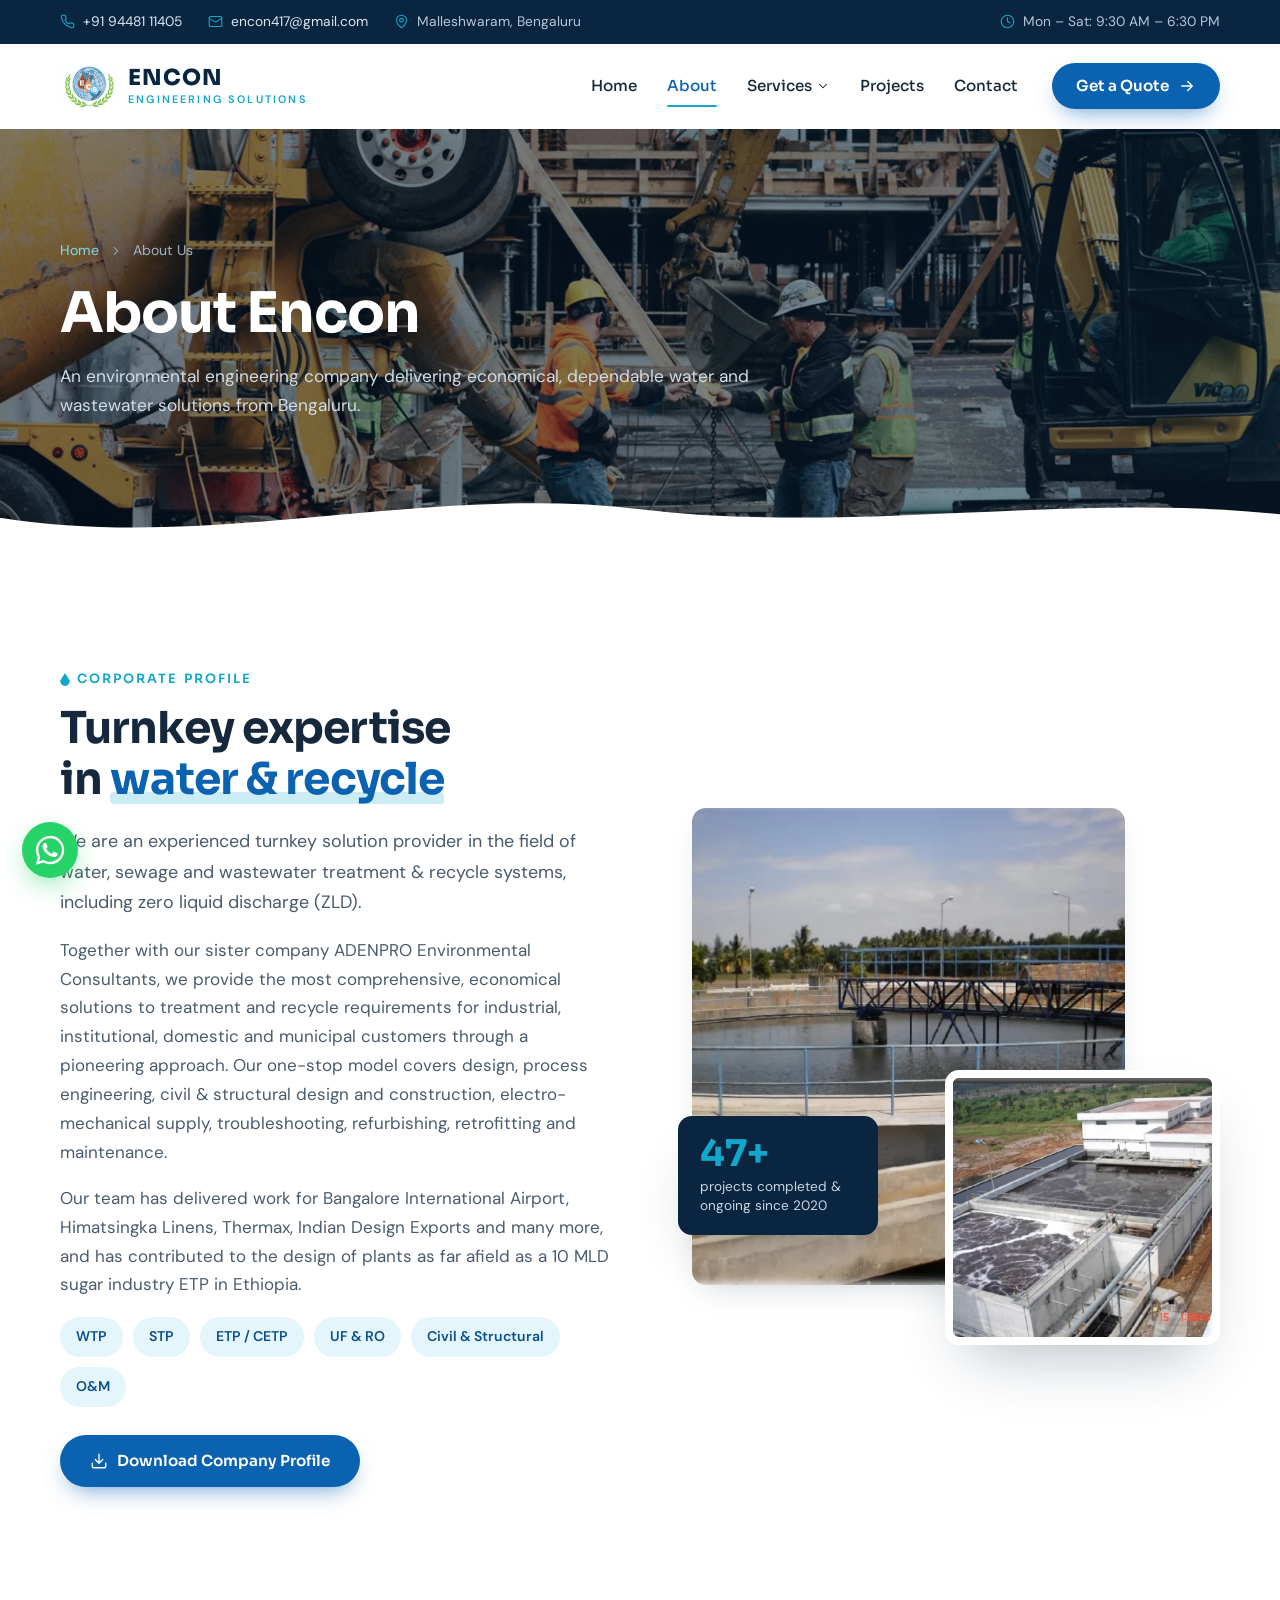
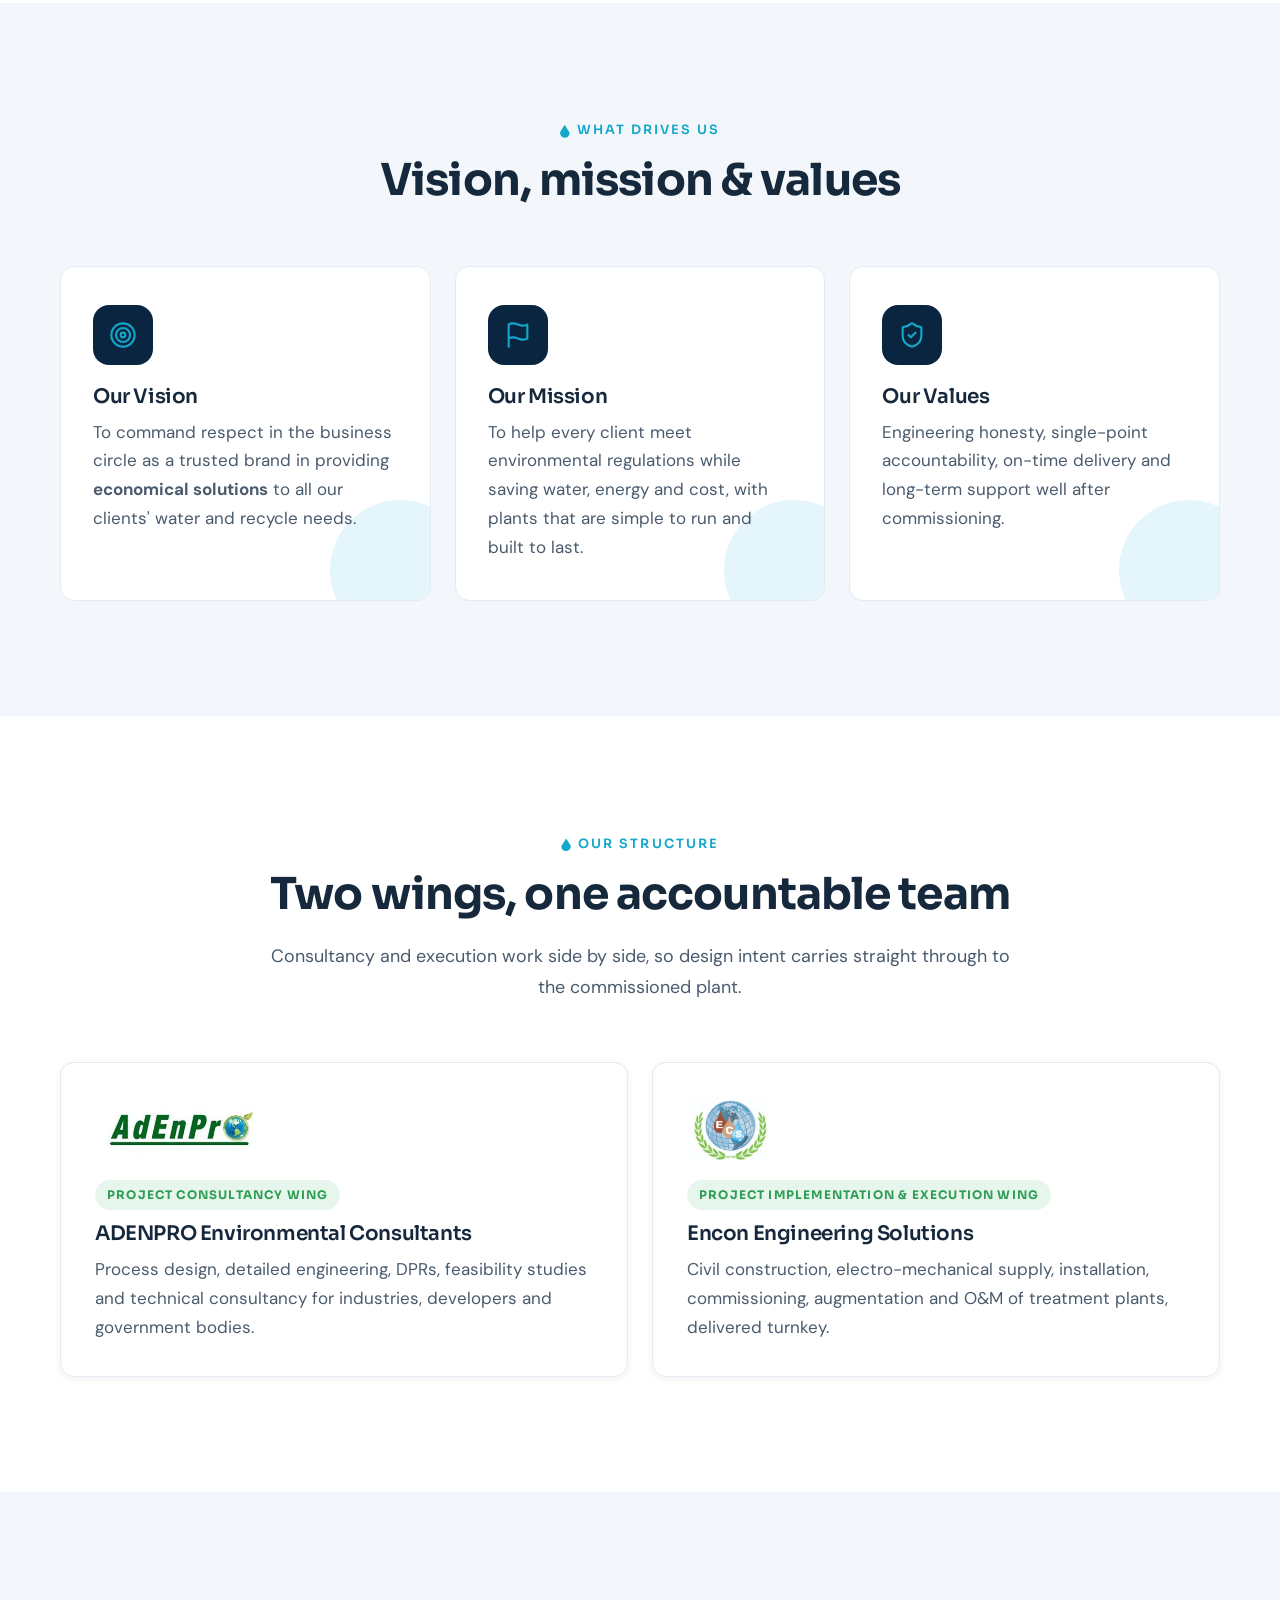
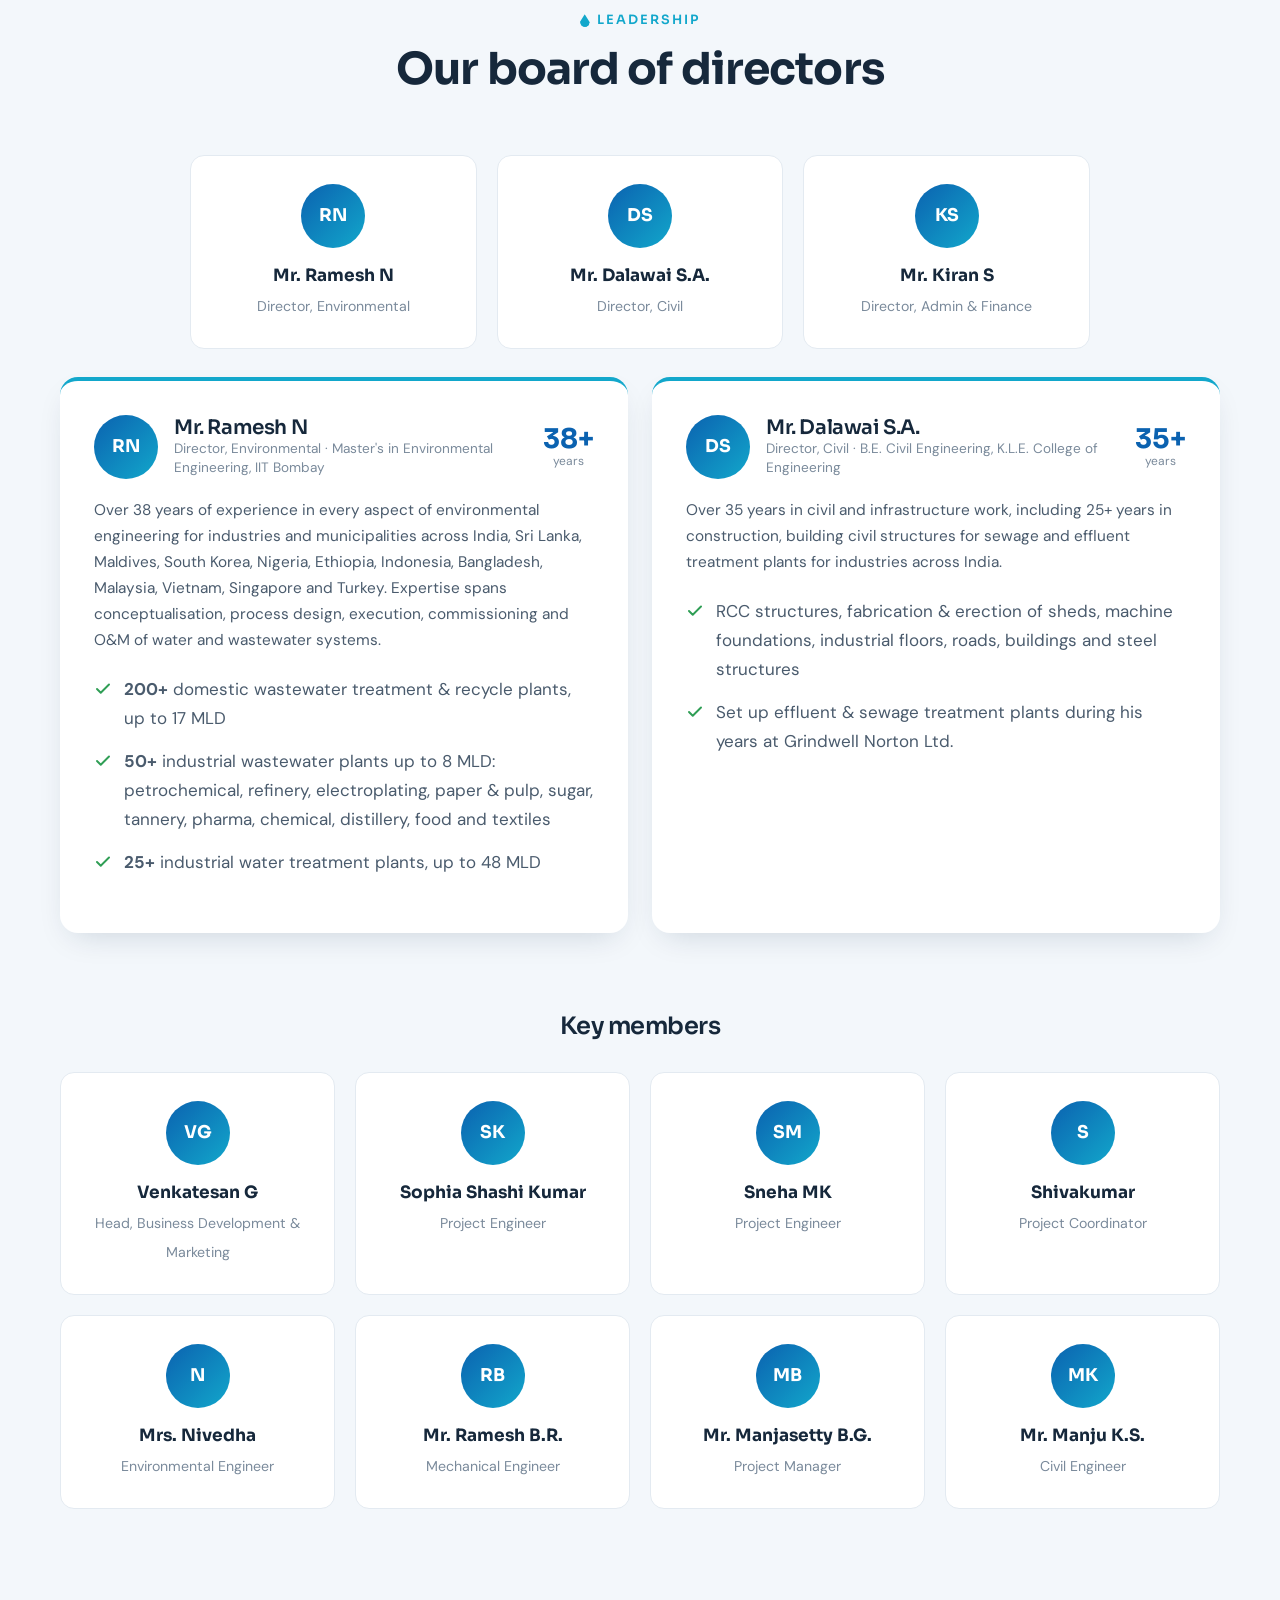
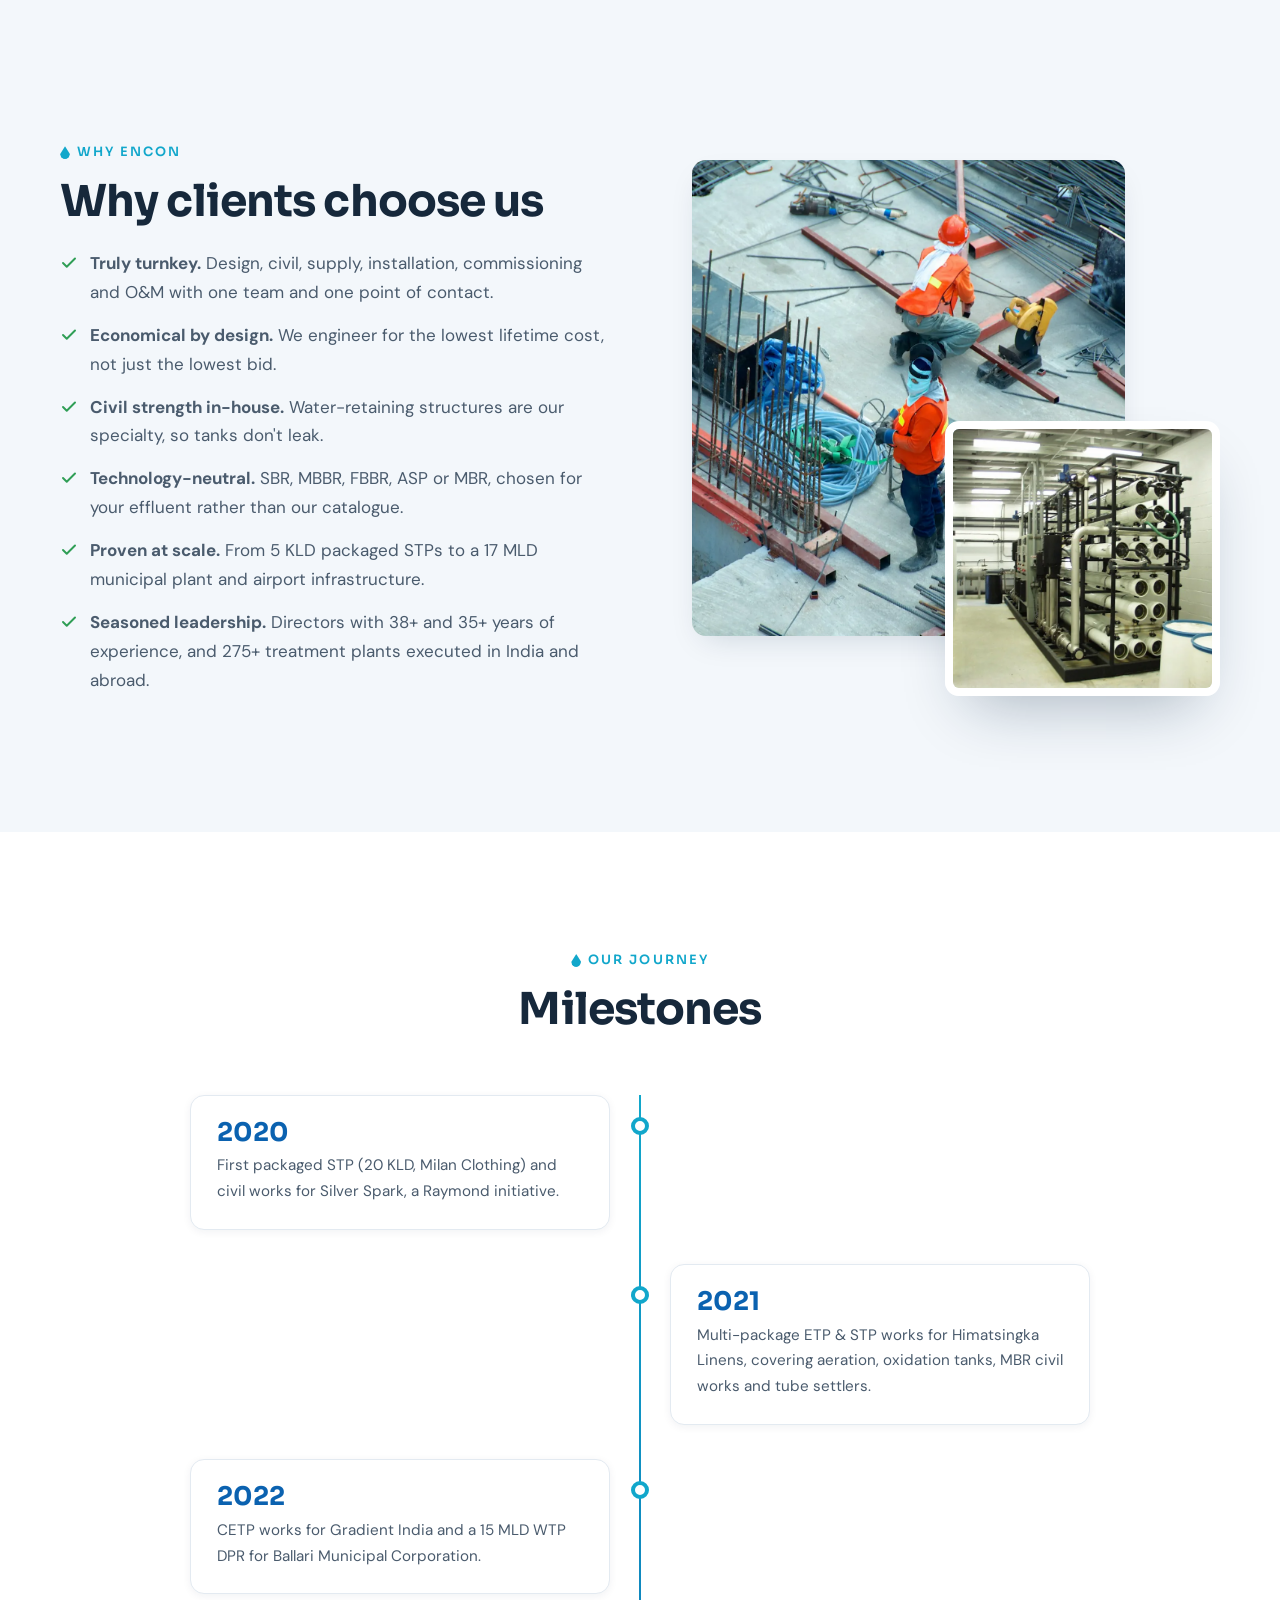
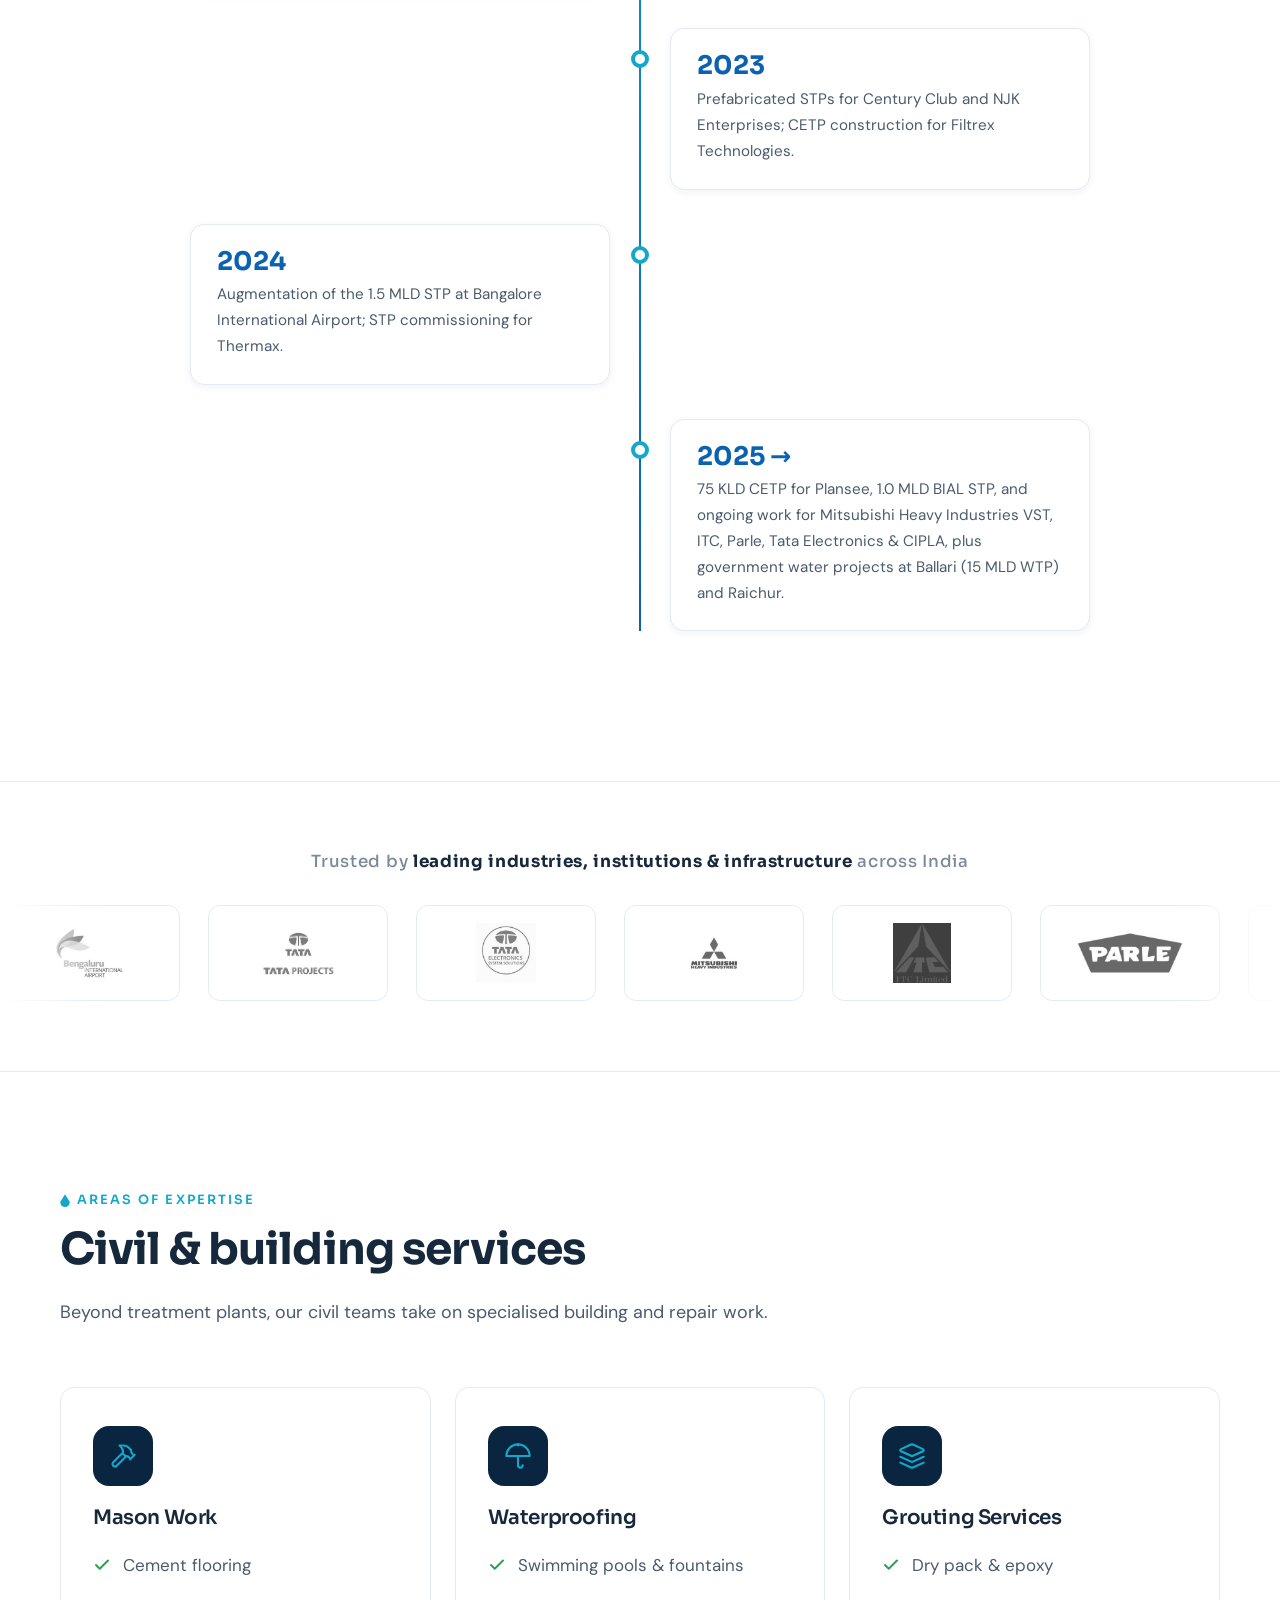
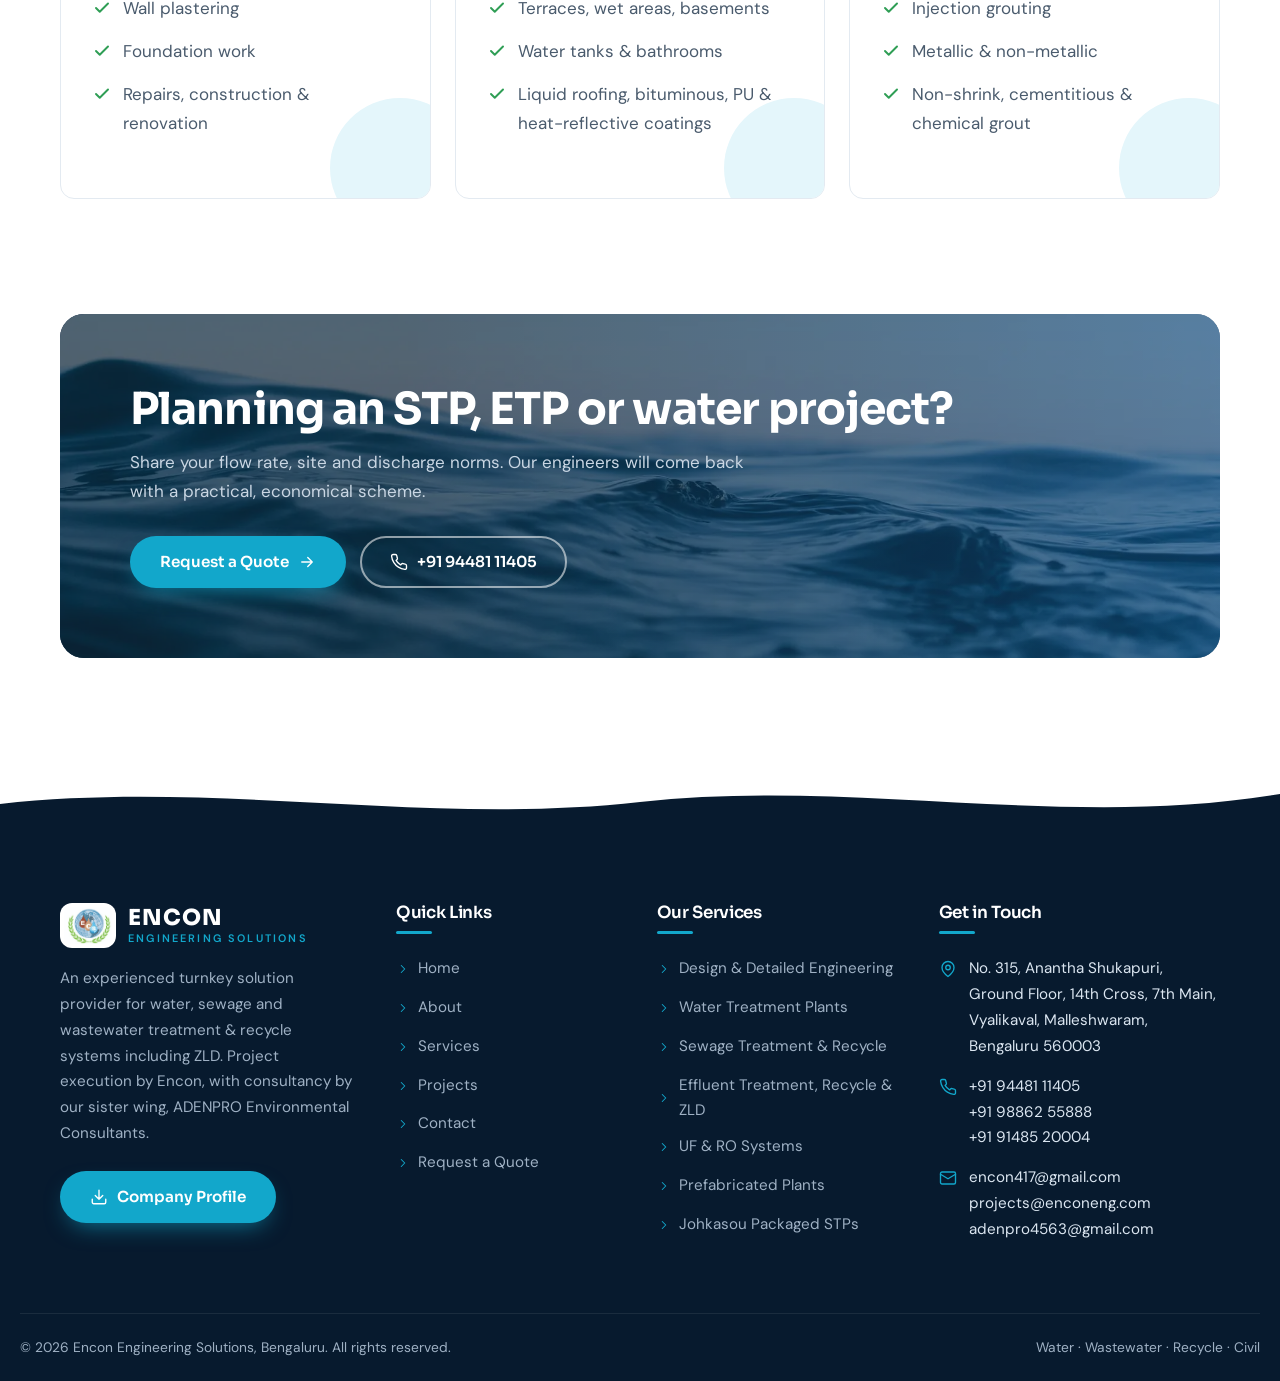
<file: site/about.html>
<!DOCTYPE html>
<html lang="en">
<head>
<meta charset="utf-8">
<meta name="viewport" content="width=device-width, initial-scale=1">
<title>About Us | Encon Engineering Solutions, Bengaluru</title>
<meta name="description" content="Encon Engineering Solutions is a Bengaluru-based turnkey provider of water, sewage and wastewater treatment &amp; recycle systems, with in-house design, R&amp;D, civil and installation teams.">
<link rel="canonical" href="https://www.enconengineeringsolutions.com/about.html">
<meta property="og:type" content="website">
<meta property="og:title" content="About Us | Encon Engineering Solutions, Bengaluru">
<meta property="og:description" content="Encon Engineering Solutions is a Bengaluru-based turnkey provider of water, sewage and wastewater treatment &amp; recycle systems, with in-house design, R&amp;D, civil and installation teams.">
<meta property="og:url" content="https://www.enconengineeringsolutions.com/about.html">
<meta property="og:image" content="https://www.enconengineeringsolutions.com/assets/img/hero-campus.webp">
<meta name="theme-color" content="#0a2540">
<link rel="icon" type="image/png" href="assets/img/favicon.png">
<link rel="apple-touch-icon" href="assets/img/apple-touch-icon.png">
<link rel="preconnect" href="https://fonts.googleapis.com">
<link rel="preconnect" href="https://fonts.gstatic.com" crossorigin>
<link href="https://fonts.googleapis.com/css2?family=DM+Sans:opsz,wght@9..40,400;9..40,500;9..40,700&family=Sora:wght@500;600;700;800&display=swap" rel="stylesheet">
<link rel="stylesheet" href="assets/css/main.css">
<script>document.documentElement.classList.add('js')</script>

</head>
<body>
<a class="skip-link" href="#main">Skip to content</a>
<svg width="0" height="0" style="position:absolute" aria-hidden="true"><symbol id="i-phone" viewBox="0 0 24 24"><path d="M22 16.92v3a2 2 0 0 1-2.18 2 19.79 19.79 0 0 1-8.63-3.07 19.5 19.5 0 0 1-6-6 19.79 19.79 0 0 1-3.07-8.67A2 2 0 0 1 4.11 2h3a2 2 0 0 1 2 1.72c.13.96.36 1.9.7 2.81a2 2 0 0 1-.45 2.11L8.09 9.91a16 16 0 0 0 6 6l1.27-1.27a2 2 0 0 1 2.11-.45c.91.34 1.85.57 2.81.7A2 2 0 0 1 22 16.92z"/></symbol><symbol id="i-mail" viewBox="0 0 24 24"><rect x="2" y="4" width="20" height="16" rx="2"/><path d="m22 7-10 6L2 7"/></symbol><symbol id="i-pin" viewBox="0 0 24 24"><path d="M20 10c0 6-8 12-8 12s-8-6-8-12a8 8 0 0 1 16 0Z"/><circle cx="12" cy="10" r="3"/></symbol><symbol id="i-clock" viewBox="0 0 24 24"><circle cx="12" cy="12" r="10"/><path d="M12 6v6l4 2"/></symbol><symbol id="i-arrow" viewBox="0 0 24 24"><path d="M5 12h14M13 6l6 6-6 6"/></symbol><symbol id="i-down" viewBox="0 0 24 24"><path d="m6 9 6 6 6-6"/></symbol><symbol id="i-left" viewBox="0 0 24 24"><path d="m15 18-6-6 6-6"/></symbol><symbol id="i-right" viewBox="0 0 24 24"><path d="m9 18 6-6-6-6"/></symbol><symbol id="i-up" viewBox="0 0 24 24"><path d="m18 15-6-6-6 6"/></symbol><symbol id="i-x" viewBox="0 0 24 24"><path d="M18 6 6 18M6 6l12 12"/></symbol><symbol id="i-check" viewBox="0 0 24 24"><path d="M20 6 9 17l-5-5"/></symbol><symbol id="i-drop" viewBox="0 0 24 24"><path d="M12 2.7s-6.5 7.1-6.5 11.8a6.5 6.5 0 0 0 13 0C18.5 9.8 12 2.7 12 2.7z"/></symbol><symbol id="i-droplets" viewBox="0 0 24 24"><path d="M7 16.3c2.2 0 4-1.83 4-4.05 0-1.16-.57-2.26-1.71-3.19S7.29 6.75 7 5.3c-.29 1.45-1.14 2.84-2.29 3.76S3 11.1 3 12.25c0 2.22 1.8 4.05 4 4.05z"/><path d="M12.56 6.6A10.97 10.97 0 0 0 14 3.02c.5 2.5 2 4.9 4 6.5s3 3.5 3 5.5a6.98 6.98 0 0 1-11.91 4.97"/></symbol><symbol id="i-recycle" viewBox="0 0 24 24"><path d="M7 19H4.82a1.83 1.83 0 0 1-1.57-.88 1.79 1.79 0 0 1 0-1.78L7.2 9.5"/><path d="M11 19h8.2a1.83 1.83 0 0 0 1.56-.89 1.78 1.78 0 0 0 0-1.78l-1.23-2.12"/><path d="m14 16-3 3 3 3"/><path d="M8.29 13.6 7.2 9.5 3.1 10.6"/><path d="m9.34 5.81 1.1-1.89A1.83 1.83 0 0 1 11.99 3a1.78 1.78 0 0 1 1.54.89l3.94 6.84"/><path d="m13.38 9.63 4.1 1.1 1.1-4.1"/></symbol><symbol id="i-factory" viewBox="0 0 24 24"><path d="M2 20a2 2 0 0 0 2 2h16a2 2 0 0 0 2-2V8l-7 5V8l-7 5V4a2 2 0 0 0-2-2H4a2 2 0 0 0-2 2Z"/><path d="M17 18h1M12 18h1M7 18h1"/></symbol><symbol id="i-filter" viewBox="0 0 24 24"><path d="M22 3H2l8 9.46V19l4 2v-8.54L22 3z"/></symbol><symbol id="i-building" viewBox="0 0 24 24"><rect x="4" y="2" width="16" height="20" rx="2"/><path d="M9 22v-4h6v4M8 6h.01M16 6h.01M12 6h.01M12 10h.01M12 14h.01M16 10h.01M16 14h.01M8 10h.01M8 14h.01"/></symbol><symbol id="i-box" viewBox="0 0 24 24"><path d="M21 8a2 2 0 0 0-1-1.73l-7-4a2 2 0 0 0-2 0l-7 4A2 2 0 0 0 3 8v8a2 2 0 0 0 1 1.73l7 4a2 2 0 0 0 2 0l7-4A2 2 0 0 0 21 16Z"/><path d="m3.3 7 8.7 5 8.7-5M12 22V12"/></symbol><symbol id="i-ruler" viewBox="0 0 24 24"><path d="M21.3 15.3a2.4 2.4 0 0 1 0 3.4l-2.6 2.6a2.4 2.4 0 0 1-3.4 0L2.7 8.7a2.41 2.41 0 0 1 0-3.4l2.6-2.6a2.41 2.41 0 0 1 3.4 0Z"/><path d="m14.5 12.5 2-2M11.5 9.5l2-2M8.5 6.5l2-2M17.5 15.5l2-2"/></symbol><symbol id="i-wrench" viewBox="0 0 24 24"><path d="M14.7 6.3a1 1 0 0 0 0 1.4l1.6 1.6a1 1 0 0 0 1.4 0l3.77-3.77a6 6 0 0 1-7.94 7.94l-6.91 6.91a2.12 2.12 0 0 1-3-3l6.91-6.91a6 6 0 0 1 7.94-7.94l-3.76 3.76z"/></symbol><symbol id="i-truck" viewBox="0 0 24 24"><path d="M14 18V6a2 2 0 0 0-2-2H4a2 2 0 0 0-2 2v11a1 1 0 0 0 1 1h2M15 18H9M19 18h2a1 1 0 0 0 1-1v-3.65a1 1 0 0 0-.22-.62l-3.48-4.35A1 1 0 0 0 17.52 8H14"/><circle cx="17" cy="18" r="2"/><circle cx="7" cy="18" r="2"/></symbol><symbol id="i-hardhat" viewBox="0 0 24 24"><path d="M2 18a1 1 0 0 0 1 1h18a1 1 0 0 0 1-1v-2a1 1 0 0 0-1-1H3a1 1 0 0 0-1 1v2z"/><path d="M10 10V5a1 1 0 0 1 1-1h2a1 1 0 0 1 1 1v5M4 15v-3a6 6 0 0 1 6-6M14 6a6 6 0 0 1 6 6v3"/></symbol><symbol id="i-power" viewBox="0 0 24 24"><path d="M12 2v10"/><path d="M18.4 6.6a9 9 0 1 1-12.77.04"/></symbol><symbol id="i-search" viewBox="0 0 24 24"><circle cx="11" cy="11" r="8"/><path d="m21 21-4.3-4.3"/></symbol><symbol id="i-target" viewBox="0 0 24 24"><circle cx="12" cy="12" r="10"/><circle cx="12" cy="12" r="6"/><circle cx="12" cy="12" r="2"/></symbol><symbol id="i-flag" viewBox="0 0 24 24"><path d="M4 15s1-1 4-1 5 2 8 2 4-1 4-1V3s-1 1-4 1-5-2-8-2-4 1-4 1zM4 22v-7"/></symbol><symbol id="i-shield" viewBox="0 0 24 24"><path d="M20 13c0 5-3.5 7.5-7.66 8.95a1 1 0 0 1-.67-.01C7.5 20.5 4 18 4 13V6a1 1 0 0 1 1-1c2 0 4.5-1.2 6.24-2.72a1.17 1.17 0 0 1 1.52 0C14.51 3.81 17 5 19 5a1 1 0 0 1 1 1z"/><path d="m9 12 2 2 4-4"/></symbol><symbol id="i-users" viewBox="0 0 24 24"><path d="M16 21v-2a4 4 0 0 0-4-4H6a4 4 0 0 0-4 4v2"/><circle cx="9" cy="7" r="4"/><path d="M22 21v-2a4 4 0 0 0-3-3.87M16 3.13a4 4 0 0 1 0 7.75"/></symbol><symbol id="i-award" viewBox="0 0 24 24"><circle cx="12" cy="8" r="6"/><path d="M15.48 12.89 17 22l-5-3-5 3 1.52-9.11"/></symbol><symbol id="i-gauge" viewBox="0 0 24 24"><path d="m12 14 4-4"/><path d="M3.34 19a10 10 0 1 1 17.32 0"/></symbol><symbol id="i-layers" viewBox="0 0 24 24"><path d="M12.83 2.18a2 2 0 0 0-1.66 0L2.6 6.08a1 1 0 0 0 0 1.83l8.58 3.91a2 2 0 0 0 1.66 0l8.58-3.9a1 1 0 0 0 0-1.83Z"/><path d="m22 17.65-9.17 4.16a2 2 0 0 1-1.66 0L2 17.65M22 12.65l-9.17 4.16a2 2 0 0 1-1.66 0L2 12.65"/></symbol><symbol id="i-briefcase" viewBox="0 0 24 24"><rect width="20" height="14" x="2" y="7" rx="2"/><path d="M16 21V5a2 2 0 0 0-2-2h-4a2 2 0 0 0-2 2v16"/></symbol><symbol id="i-flask" viewBox="0 0 24 24"><path d="M9 3h6M10 9V3M14 9V3"/><path d="M10 9 4.5 19a1.5 1.5 0 0 0 1.3 2.2h12.4a1.5 1.5 0 0 0 1.3-2.2L14 9"/><path d="M7 15h10"/></symbol><symbol id="i-shirt" viewBox="0 0 24 24"><path d="M20.38 3.46 16 2a4 4 0 0 1-8 0L3.62 3.46a2 2 0 0 0-1.34 2.23l.58 3.47a1 1 0 0 0 .99.84H6v10c0 1.1.9 2 2 2h8a2 2 0 0 0 2-2V10h2.15a1 1 0 0 0 .99-.84l.58-3.47a2 2 0 0 0-1.34-2.23z"/></symbol><symbol id="i-wheat" viewBox="0 0 24 24"><path d="M2 22 16 8M3.47 12.53 5 11l1.53 1.53a3.5 3.5 0 0 1 0 4.94L5 19l-1.53-1.53a3.5 3.5 0 0 1 0-4.94ZM7.47 8.53 9 7l1.53 1.53a3.5 3.5 0 0 1 0 4.94L9 15l-1.53-1.53a3.5 3.5 0 0 1 0-4.94ZM11.47 4.53 13 3l1.53 1.53a3.5 3.5 0 0 1 0 4.94L13 11l-1.53-1.53a3.5 3.5 0 0 1 0-4.94Z"/><path d="M20 2h2v2a4 4 0 0 1-4 4h-2V6a4 4 0 0 1 4-4Z"/></symbol><symbol id="i-utensils" viewBox="0 0 24 24"><path d="M3 2v7c0 1.1.9 2 2 2h4a2 2 0 0 0 2-2V2M7 2v20M21 15V2a5 5 0 0 0-5 5v6c0 1.1.9 2 2 2h3Zm0 0v7"/></symbol><symbol id="i-car" viewBox="0 0 24 24"><path d="M19 17h2c.6 0 1-.4 1-1v-3c0-.9-.7-1.7-1.5-1.9C18.7 10.6 16 10 16 10s-1.3-1.4-2.2-2.3c-.5-.4-1.1-.7-1.8-.7H5c-.6 0-1.1.4-1.4.9l-1.4 2.9A3.7 3.7 0 0 0 2 12v4c0 .6.4 1 1 1h2"/><circle cx="7" cy="17" r="2"/><path d="M9 17h6"/><circle cx="17" cy="17" r="2"/></symbol><symbol id="i-cpu" viewBox="0 0 24 24"><rect width="16" height="16" x="4" y="4" rx="2"/><rect width="6" height="6" x="9" y="9" rx="1"/><path d="M15 2v2M15 20v2M2 15h2M2 9h2M20 15h2M20 9h2M9 2v2M9 20v2"/></symbol><symbol id="i-wine" viewBox="0 0 24 24"><path d="M8 22h8M7 10h10M12 15v7M12 15a5 5 0 0 0 5-5c0-2-.5-4-2-8H9c-1.5 4-2 6-2 8a5 5 0 0 0 5 5Z"/></symbol><symbol id="i-zap" viewBox="0 0 24 24"><path d="M4 14a1 1 0 0 1-.78-1.63l9.9-10.2a.5.5 0 0 1 .86.46l-1.92 6.02A1 1 0 0 0 13 10h7a1 1 0 0 1 .78 1.63l-9.9 10.2a.5.5 0 0 1-.86-.46l1.92-6.02A1 1 0 0 0 11 14z"/></symbol><symbol id="i-wind" viewBox="0 0 24 24"><path d="M17.7 7.7a2.5 2.5 0 1 1 1.8 4.3H2M9.6 4.6A2 2 0 1 1 11 8H2M12.6 19.4A2 2 0 1 0 14 16H2"/></symbol><symbol id="i-quote" viewBox="0 0 24 24"><path d="M3 21c3 0 7-1 7-8V5c0-1.25-.76-2.02-2-2H4c-1.25 0-2 .75-2 1.97V11c0 1.25.75 2 2 2 1 0 1 0 1 1v1c0 1-1 2-2 2s-1 0-1 1.03V20c0 1 0 1 1 1z"/><path d="M15 21c3 0 7-1 7-8V5c0-1.25-.76-2.02-2-2h-4c-1.25 0-2 .75-2 1.97V11c0 1.25.75 2 2 2h.75c0 2.25.25 4-2.75 4v3c0 1 0 1 1 1z"/></symbol><symbol id="i-star" viewBox="0 0 24 24"><path d="M12 2l3.09 6.26L22 9.27l-5 4.87 1.18 6.88L12 17.77l-6.18 3.25L7 14.14 2 9.27l6.91-1.01L12 2z"/></symbol><symbol id="i-download" viewBox="0 0 24 24"><path d="M21 15v4a2 2 0 0 1-2 2H5a2 2 0 0 1-2-2v-4M7 10l5 5 5-5M12 15V3"/></symbol><symbol id="i-home" viewBox="0 0 24 24"><path d="m3 9 9-7 9 7v11a2 2 0 0 1-2 2H5a2 2 0 0 1-2-2z"/><path d="M9 22V12h6v10"/></symbol><symbol id="i-umbrella" viewBox="0 0 24 24"><path d="M22 12a10 10 0 0 0-20 0Z"/><path d="M12 12v8a2 2 0 0 0 4 0M12 2v1"/></symbol><symbol id="i-hammer" viewBox="0 0 24 24"><path d="m15 12-8.37 8.37a1 1 0 1 1-3-3L12 9M18 15l4-4M21.5 11.5l-1.91-1.91A2 2 0 0 1 19 8.17V7l-2.26-2.26a6 6 0 0 0-4.2-1.76L9 2.96l.92.82A6.18 6.18 0 0 1 12 8.4V10l2 2h1.17a2 2 0 0 1 1.41.59L18.5 14.5"/></symbol><symbol id="i-file" viewBox="0 0 24 24"><path d="M15 2H6a2 2 0 0 0-2 2v16a2 2 0 0 0 2 2h12a2 2 0 0 0 2-2V7Z"/><path d="M14 2v4a2 2 0 0 0 2 2h4M10 9H8M16 13H8M16 17H8"/></symbol><symbol id="i-bulb" viewBox="0 0 24 24"><path d="M15 14c.2-1 .7-1.7 1.5-2.5 1-.9 1.5-2.2 1.5-3.5A6 6 0 0 0 6 8c0 1 .2 2.2 1.5 3.5.7.7 1.3 1.5 1.5 2.5M9 18h6M10 22h4"/></symbol><symbol id="i-leaf" viewBox="0 0 24 24"><path d="M11 20A7 7 0 0 1 9.8 6.1C15.5 5 17 4.48 19 2c1 2 2 4.18 2 8 0 5.5-4.78 10-10 10Z"/><path d="M2 21c0-3 1.85-5.36 5.08-6C9.5 14.52 12 13 13 12"/></symbol><symbol id="i-coins" viewBox="0 0 24 24"><circle cx="8" cy="8" r="6"/><path d="M18.09 10.37A6 6 0 1 1 10.34 18M7 6h1v4M16.71 13.88l.7.71-2.82 2.82"/></symbol></svg>
<div class="topbar">
  <div class="wrap">
    <ul>
      <li><svg class="icon" aria-hidden="true"><use href="#i-phone"/></svg><a href="tel:+919448111405">+91 94481 11405</a></li>
      <li class="hide-xs"><svg class="icon" aria-hidden="true"><use href="#i-mail"/></svg><a href="mailto:encon417@gmail.com">encon417@gmail.com</a></li>
      <li class="hide-sm"><svg class="icon" aria-hidden="true"><use href="#i-pin"/></svg>Malleshwaram, Bengaluru</li>
    </ul>
    <ul class="hide-sm"><li><svg class="icon" aria-hidden="true"><use href="#i-clock"/></svg>Mon – Sat: 9:30 AM – 6:30 PM</li></ul>
  </div>
</div>
<header class="header">
  <div class="wrap">
    <a class="brand" href="index.html" aria-label="Encon Engineering Solutions home">
      <img src="assets/img/logo-emblem.png" alt="" width="221" height="171">
      <span class="brand-text"><b>ENCON</b><small>Engineering Solutions</small></span>
    </a>
    <nav class="nav" aria-label="Main">
      <ul><li><a href="index.html">Home</a></li><li><a href="about.html" aria-current="page">About</a></li><li class="has-drop"><a href="services.html">Services<svg class="icon caret" aria-hidden="true"><use href="#i-down"/></svg></a><ul class="dropdown"><li><a href="services.html#design"><svg class="icon" aria-hidden="true"><use href="#i-ruler"/></svg>Design & Detailed Engineering</a></li><li><a href="services.html#wtp"><svg class="icon" aria-hidden="true"><use href="#i-droplets"/></svg>Water Treatment Plants</a></li><li><a href="services.html#stp"><svg class="icon" aria-hidden="true"><use href="#i-recycle"/></svg>Sewage Treatment & Recycle</a></li><li><a href="services.html#etp"><svg class="icon" aria-hidden="true"><use href="#i-factory"/></svg>Effluent Treatment, Recycle & ZLD</a></li><li><a href="services.html#uf-ro"><svg class="icon" aria-hidden="true"><use href="#i-filter"/></svg>UF & RO Systems</a></li><li><a href="services.html#prefab"><svg class="icon" aria-hidden="true"><use href="#i-box"/></svg>Prefabricated Plants</a></li><li><a href="services.html#johkasou"><svg class="icon" aria-hidden="true"><use href="#i-home"/></svg>Johkasou Packaged STPs</a></li><li><a href="services.html#clarification"><svg class="icon" aria-hidden="true"><use href="#i-layers"/></svg>Clarifiers & Filters</a></li><li><a href="services.html#aeration"><svg class="icon" aria-hidden="true"><use href="#i-wind"/></svg>Aeration Systems</a></li><li><a href="services.html#chemicals"><svg class="icon" aria-hidden="true"><use href="#i-flask"/></svg>Chemical Treatment Program</a></li><li><a href="services.html#civil"><svg class="icon" aria-hidden="true"><use href="#i-building"/></svg>Civil & Structural Works</a></li><li><a href="services.html#om"><svg class="icon" aria-hidden="true"><use href="#i-wrench"/></svg>Augmentation, O&M & Consultancy</a></li></ul></li><li><a href="projects.html">Projects</a></li><li><a href="contact.html">Contact</a></li></ul>
      <a class="btn btn-primary header-cta" href="contact.html#enquiry">Get a Quote <svg class="icon" aria-hidden="true"><use href="#i-arrow"/></svg></a>
    </nav>
    <button class="burger" aria-label="Menu" aria-expanded="false"><span></span></button>
  </div>
</header>
<main id="main">

<section class="banner">
  <img src="assets/img/site-crew.webp" alt="">
  <div class="wrap">
    <nav class="crumbs" aria-label="Breadcrumb"><a href="index.html">Home</a><svg class="icon" aria-hidden="true"><use href="#i-right"/></svg><span>About Us</span></nav>
    <h1>About Encon</h1>
    <p>An environmental engineering company delivering economical, dependable water and wastewater solutions from Bengaluru.</p>
  </div>
  <div class="wave"><svg viewBox="0 0 1440 90" preserveAspectRatio="none"><path fill="#fff" d="M0,50C240,90 480,10 720,40C960,70 1200,20 1440,46V90H0Z"/></svg></div>
</section>

<section class="section">
  <div class="wrap split">
    <div class="reveal">
      <p class="eyebrow">Corporate Profile</p>
      <h2>Turnkey expertise in <span class="hl">water &amp; recycle</span></h2>
      <p class="lede">We are an experienced turnkey solution provider in the field of water, sewage and wastewater treatment &amp; recycle systems, including zero liquid discharge (ZLD).</p>
      <p>Together with our sister company ADENPRO Environmental Consultants, we provide the most comprehensive, economical solutions to treatment and recycle requirements for industrial, institutional, domestic and municipal customers through a pioneering approach. Our one-stop model covers design, process engineering, civil &amp; structural design and construction, electro-mechanical supply, troubleshooting, refurbishing, retrofitting and maintenance.</p>
      <p>Our team has delivered work for Bangalore International Airport, Himatsingka Linens, Thermax, Indian Design Exports and many more, and has contributed to the design of plants as far afield as a 10 MLD sugar industry ETP in Ethiopia.</p>
      <div class="pills"><span>WTP</span><span>STP</span><span>ETP / CETP</span><span>UF &amp; RO</span><span>Civil &amp; Structural</span><span>O&amp;M</span></div>
      <a class="btn btn-primary" href="assets/docs/encon-company-profile.pdf" download style="margin-top:10px"><svg class="icon" aria-hidden="true"><use href="#i-download"/></svg> Download Company Profile</a>
    </div>
    <div class="collage reveal d1">
      <img class="c1" src="assets/img/p-kumbakonam-1.webp" alt="17 MLD STP at Kumbakonam" loading="lazy">
      <img class="c2" src="assets/img/p-wrs-done.webp" alt="Water retaining structure built by Encon" loading="lazy">
      <div class="badge"><b>47+</b><span>projects completed &amp; ongoing since 2020</span></div>
    </div>
  </div>
</section>

<section class="section alt">
  <div class="wrap">
    <div class="head center reveal">
      <p class="eyebrow">What Drives Us</p>
      <h2>Vision, mission &amp; values</h2>
    </div>
    <div class="vm">
      <div class="vm-card reveal"><div class="ic"><svg class="icon" aria-hidden="true"><use href="#i-target"/></svg></div><h3>Our Vision</h3><p>To command respect in the business circle as a trusted brand in providing <b>economical solutions</b> to all our clients' water and recycle needs.</p></div>
      <div class="vm-card reveal d1"><div class="ic"><svg class="icon" aria-hidden="true"><use href="#i-flag"/></svg></div><h3>Our Mission</h3><p>To help every client meet environmental regulations while saving water, energy and cost, with plants that are simple to run and built to last.</p></div>
      <div class="vm-card reveal d2"><div class="ic"><svg class="icon" aria-hidden="true"><use href="#i-shield"/></svg></div><h3>Our Values</h3><p>Engineering honesty, single-point accountability, on-time delivery and long-term support well after commissioning.</p></div>
    </div>
  </div>
</section>

<section class="section">
  <div class="wrap">
    <div class="head center reveal">
      <p class="eyebrow">Our Structure</p>
      <h2>Two wings, one accountable team</h2>
      <p class="lede">Consultancy and execution work side by side, so design intent carries straight through to the commissioned plant.</p>
    </div>
    <div class="wings">
      <div class="wing reveal"><img src="assets/img/adenpro-logo.webp" alt="ADENPRO Environmental Consultants" width="339" height="122" loading="lazy"><span class="wing-tag">Project Consultancy Wing</span><h3>ADENPRO Environmental Consultants</h3><p>Process design, detailed engineering, DPRs, feasibility studies and technical consultancy for industries, developers and government bodies.</p></div>
      <div class="wing reveal d1"><img src="assets/img/logo-emblem.png" alt="Encon Engineering Solutions" width="221" height="171" loading="lazy"><span class="wing-tag">Project Implementation &amp; Execution Wing</span><h3>Encon Engineering Solutions</h3><p>Civil construction, electro-mechanical supply, installation, commissioning, augmentation and O&amp;M of treatment plants, delivered turnkey.</p></div>
    </div>
  </div>
</section>

<section class="section alt" id="leadership">
  <div class="wrap">
    <div class="head center reveal">
      <p class="eyebrow">Leadership</p>
      <h2>Our board of directors</h2>
    </div>
    <div class="people">
      <div class="person reveal"><span class="av">RN</span><b>Mr. Ramesh N</b><small>Director, Environmental</small></div>
      <div class="person reveal d1"><span class="av">DS</span><b>Mr. Dalawai S.A.</b><small>Director, Civil</small></div>
      <div class="person reveal d2"><span class="av">KS</span><b>Mr. Kiran S</b><small>Director, Admin &amp; Finance</small></div>
    </div>
    <div class="profiles">
      <article class="profile reveal">
        <div class="profile-head"><span class="av">RN</span><div><h3>Mr. Ramesh N</h3><small>Director, Environmental · Master's in Environmental Engineering, IIT Bombay</small></div><span class="yrs"><b>38+</b>years</span></div>
        <p>Over 38 years of experience in every aspect of environmental engineering for industries and municipalities across India, Sri Lanka, Maldives, South Korea, Nigeria, Ethiopia, Indonesia, Bangladesh, Malaysia, Vietnam, Singapore and Turkey. Expertise spans conceptualisation, process design, execution, commissioning and O&amp;M of water and wastewater systems.</p>
        <ul class="feature-list">
          <li><svg class="icon" aria-hidden="true"><use href="#i-check"/></svg><span><b>200+</b> domestic wastewater treatment &amp; recycle plants, up to 17 MLD</span></li>
          <li><svg class="icon" aria-hidden="true"><use href="#i-check"/></svg><span><b>50+</b> industrial wastewater plants up to 8 MLD: petrochemical, refinery, electroplating, paper &amp; pulp, sugar, tannery, pharma, chemical, distillery, food and textiles</span></li>
          <li><svg class="icon" aria-hidden="true"><use href="#i-check"/></svg><span><b>25+</b> industrial water treatment plants, up to 48 MLD</span></li>
        </ul>
      </article>
      <article class="profile reveal d1">
        <div class="profile-head"><span class="av">DS</span><div><h3>Mr. Dalawai S.A.</h3><small>Director, Civil · B.E. Civil Engineering, K.L.E. College of Engineering</small></div><span class="yrs"><b>35+</b>years</span></div>
        <p>Over 35 years in civil and infrastructure work, including 25+ years in construction, building civil structures for sewage and effluent treatment plants for industries across India.</p>
        <ul class="feature-list">
          <li><svg class="icon" aria-hidden="true"><use href="#i-check"/></svg><span>RCC structures, fabrication &amp; erection of sheds, machine foundations, industrial floors, roads, buildings and steel structures</span></li>
          <li><svg class="icon" aria-hidden="true"><use href="#i-check"/></svg><span>Set up effluent &amp; sewage treatment plants during his years at Grindwell Norton Ltd.</span></li>
        </ul>
      </article>
    </div>
    <div class="head center reveal" style="margin:clamp(56px,7vw,80px) auto 32px">
      <h3 style="font-size:1.5rem">Key members</h3>
    </div>
    <div class="people four">
      <div class="person reveal"><span class="av">VG</span><b>Venkatesan G</b><small>Head, Business Development &amp; Marketing</small></div>
      <div class="person reveal d1"><span class="av">SK</span><b>Sophia Shashi Kumar</b><small>Project Engineer</small></div>
      <div class="person reveal d2"><span class="av">SM</span><b>Sneha MK</b><small>Project Engineer</small></div>
      <div class="person reveal d3"><span class="av">S</span><b>Shivakumar</b><small>Project Coordinator</small></div>
      <div class="person reveal"><span class="av">N</span><b>Mrs. Nivedha</b><small>Environmental Engineer</small></div>
      <div class="person reveal d1"><span class="av">RB</span><b>Mr. Ramesh B.R.</b><small>Mechanical Engineer</small></div>
      <div class="person reveal d2"><span class="av">MB</span><b>Mr. Manjasetty B.G.</b><small>Project Manager</small></div>
      <div class="person reveal d3"><span class="av">MK</span><b>Mr. Manju K.S.</b><small>Civil Engineer</small></div>
    </div>
  </div>
</section>

<section class="section alt">
  <div class="wrap split">
    <div class="reveal">
      <p class="eyebrow">Why Encon</p>
      <h2>Why clients choose us</h2>
      <ul class="feature-list">
        <li><svg class="icon" aria-hidden="true"><use href="#i-check"/></svg><span><b>Truly turnkey.</b> Design, civil, supply, installation, commissioning and O&amp;M with one team and one point of contact.</span></li>
        <li><svg class="icon" aria-hidden="true"><use href="#i-check"/></svg><span><b>Economical by design.</b> We engineer for the lowest lifetime cost, not just the lowest bid.</span></li>
        <li><svg class="icon" aria-hidden="true"><use href="#i-check"/></svg><span><b>Civil strength in-house.</b> Water-retaining structures are our specialty, so tanks don't leak.</span></li>
        <li><svg class="icon" aria-hidden="true"><use href="#i-check"/></svg><span><b>Technology-neutral.</b> SBR, MBBR, FBBR, ASP or MBR, chosen for your effluent rather than our catalogue.</span></li>
        <li><svg class="icon" aria-hidden="true"><use href="#i-check"/></svg><span><b>Proven at scale.</b> From 5 KLD packaged STPs to a 17 MLD municipal plant and airport infrastructure.</span></li>
        <li><svg class="icon" aria-hidden="true"><use href="#i-check"/></svg><span><b>Seasoned leadership.</b> Directors with 38+ and 35+ years of experience, and 275+ treatment plants executed in India and abroad.</span></li>
      </ul>
    </div>
    <div class="collage reveal d1">
      <img class="c1" src="assets/img/site-rebar.webp" alt="Engineers inspecting reinforcement on site" loading="lazy">
      <img class="c2" src="assets/img/p-ro-skid.webp" alt="RO skid assembled by Encon" loading="lazy">
    </div>
  </div>
</section>

<section class="section">
  <div class="wrap">
    <div class="head center reveal">
      <p class="eyebrow">Our Journey</p>
      <h2>Milestones</h2>
    </div>
    <div class="timeline">
      <div class="tl reveal"><div class="tl-card"><b>2020</b><p>First packaged STP (20 KLD, Milan Clothing) and civil works for Silver Spark, a Raymond initiative.</p></div></div>
      <div class="tl reveal"><div class="tl-card"><b>2021</b><p>Multi-package ETP &amp; STP works for Himatsingka Linens, covering aeration, oxidation tanks, MBR civil works and tube settlers.</p></div></div>
      <div class="tl reveal"><div class="tl-card"><b>2022</b><p>CETP works for Gradient India and a 15 MLD WTP DPR for Ballari Municipal Corporation.</p></div></div>
      <div class="tl reveal"><div class="tl-card"><b>2023</b><p>Prefabricated STPs for Century Club and NJK Enterprises; CETP construction for Filtrex Technologies.</p></div></div>
      <div class="tl reveal"><div class="tl-card"><b>2024</b><p>Augmentation of the 1.5 MLD STP at Bangalore International Airport; STP commissioning for Thermax.</p></div></div>
      <div class="tl reveal"><div class="tl-card"><b>2025 →</b><p>75 KLD CETP for Plansee, 1.0 MLD BIAL STP, and ongoing work for Mitsubishi Heavy Industries VST, ITC, Parle, Tata Electronics &amp; CIPLA, plus government water projects at Ballari (15 MLD WTP) and Raichur.</p></div></div>
    </div>
  </div>
</section>

<section class="clients" aria-labelledby="clients-h">
  <h2 id="clients-h">Trusted by <b>leading industries, institutions &amp; infrastructure</b> across India</h2>
  <div class="marquee"><div class="marquee-track"><div class="logo-tile"><img src="assets/img/clients/bial.webp" alt="Bengaluru International Airport" loading="lazy"></div><div class="logo-tile"><img src="assets/img/clients/tata-projects.webp" alt="Tata Projects" loading="lazy"></div><div class="logo-tile"><img src="assets/img/clients/tata-electronics.webp" alt="Tata Electronics" loading="lazy"></div><div class="logo-tile"><img src="assets/img/clients/mhi.webp" alt="Mitsubishi Heavy Industries" loading="lazy"></div><div class="logo-tile"><img src="assets/img/clients/itc.webp" alt="ITC Limited" loading="lazy"></div><div class="logo-tile"><img src="assets/img/clients/parle.webp" alt="Parle" loading="lazy"></div><div class="logo-tile"><img src="assets/img/clients/nalco.webp" alt="NALCO, an Ecolab company" loading="lazy"></div><div class="logo-tile"><img src="assets/img/clients/sobha.webp" alt="Sobha" loading="lazy"></div><div class="logo-tile"><img src="assets/img/clients/hiranandani.webp" alt="House of Hiranandani" loading="lazy"></div><div class="logo-tile"><img src="assets/img/clients/ncc.webp" alt="NCC" loading="lazy"></div><div class="logo-tile"><img src="assets/img/clients/salarpuria-sattva.webp" alt="Salarpuria Sattva" loading="lazy"></div><div class="logo-tile"><img src="assets/img/clients/bagmane.webp" alt="Bagmane" loading="lazy"></div><div class="logo-tile"><img src="assets/img/clients/raymond.webp" alt="Raymond" loading="lazy"></div><div class="logo-tile"><img src="assets/img/clients/himatsingka.webp" alt="Himatsingka" loading="lazy"></div><div class="logo-tile"><img src="assets/img/clients/plansee.webp" alt="Plansee" loading="lazy"></div><div class="logo-tile"><img src="assets/img/clients/solenis.webp" alt="Solenis" loading="lazy"></div><div class="logo-tile"><img src="assets/img/clients/id.webp" alt="Indian Design Exports" loading="lazy"></div><div class="logo-tile"><img src="assets/img/clients/filtrex.webp" alt="Filtrex Technologies" loading="lazy"></div><div class="logo-tile"><img src="assets/img/clients/cwd.webp" alt="Clear Water Dynamics" loading="lazy"></div><div class="logo-tile"><img src="assets/img/clients/eit.webp" alt="EIT" loading="lazy"></div><div class="logo-tile"><img src="assets/img/clients/manipal.webp" alt="Manipal Global" loading="lazy"></div><div class="logo-tile"><img src="assets/img/clients/narayana.webp" alt="The Narayana Group" loading="lazy"></div><div class="logo-tile"><img src="assets/img/clients/elixer.webp" alt="Elixer" loading="lazy"></div><div class="logo-tile"><img src="assets/img/clients/century-club.webp" alt="Century Club" loading="lazy"></div><div class="logo-tile word">Thermax</div><div class="logo-tile word">CIPLA</div><div class="logo-tile word">Murugappa Water Technology</div><div class="logo-tile word">Gradient India</div><div class="logo-tile word">Dakshina Pinakini</div><span aria-hidden="true" style="display:contents"><div class="logo-tile"><img src="assets/img/clients/bial.webp" alt="" data-alt="Bengaluru International Airport" loading="lazy"></div><div class="logo-tile"><img src="assets/img/clients/tata-projects.webp" alt="" data-alt="Tata Projects" loading="lazy"></div><div class="logo-tile"><img src="assets/img/clients/tata-electronics.webp" alt="" data-alt="Tata Electronics" loading="lazy"></div><div class="logo-tile"><img src="assets/img/clients/mhi.webp" alt="" data-alt="Mitsubishi Heavy Industries" loading="lazy"></div><div class="logo-tile"><img src="assets/img/clients/itc.webp" alt="" data-alt="ITC Limited" loading="lazy"></div><div class="logo-tile"><img src="assets/img/clients/parle.webp" alt="" data-alt="Parle" loading="lazy"></div><div class="logo-tile"><img src="assets/img/clients/nalco.webp" alt="" data-alt="NALCO, an Ecolab company" loading="lazy"></div><div class="logo-tile"><img src="assets/img/clients/sobha.webp" alt="" data-alt="Sobha" loading="lazy"></div><div class="logo-tile"><img src="assets/img/clients/hiranandani.webp" alt="" data-alt="House of Hiranandani" loading="lazy"></div><div class="logo-tile"><img src="assets/img/clients/ncc.webp" alt="" data-alt="NCC" loading="lazy"></div><div class="logo-tile"><img src="assets/img/clients/salarpuria-sattva.webp" alt="" data-alt="Salarpuria Sattva" loading="lazy"></div><div class="logo-tile"><img src="assets/img/clients/bagmane.webp" alt="" data-alt="Bagmane" loading="lazy"></div><div class="logo-tile"><img src="assets/img/clients/raymond.webp" alt="" data-alt="Raymond" loading="lazy"></div><div class="logo-tile"><img src="assets/img/clients/himatsingka.webp" alt="" data-alt="Himatsingka" loading="lazy"></div><div class="logo-tile"><img src="assets/img/clients/plansee.webp" alt="" data-alt="Plansee" loading="lazy"></div><div class="logo-tile"><img src="assets/img/clients/solenis.webp" alt="" data-alt="Solenis" loading="lazy"></div><div class="logo-tile"><img src="assets/img/clients/id.webp" alt="" data-alt="Indian Design Exports" loading="lazy"></div><div class="logo-tile"><img src="assets/img/clients/filtrex.webp" alt="" data-alt="Filtrex Technologies" loading="lazy"></div><div class="logo-tile"><img src="assets/img/clients/cwd.webp" alt="" data-alt="Clear Water Dynamics" loading="lazy"></div><div class="logo-tile"><img src="assets/img/clients/eit.webp" alt="" data-alt="EIT" loading="lazy"></div><div class="logo-tile"><img src="assets/img/clients/manipal.webp" alt="" data-alt="Manipal Global" loading="lazy"></div><div class="logo-tile"><img src="assets/img/clients/narayana.webp" alt="" data-alt="The Narayana Group" loading="lazy"></div><div class="logo-tile"><img src="assets/img/clients/elixer.webp" alt="" data-alt="Elixer" loading="lazy"></div><div class="logo-tile"><img src="assets/img/clients/century-club.webp" alt="" data-alt="Century Club" loading="lazy"></div><div class="logo-tile word">Thermax</div><div class="logo-tile word">CIPLA</div><div class="logo-tile word">Murugappa Water Technology</div><div class="logo-tile word">Gradient India</div><div class="logo-tile word">Dakshina Pinakini</div></span></div></div>
</section>

<section class="section">
  <div class="wrap">
    <div class="head reveal">
      <p class="eyebrow">Areas of Expertise</p>
      <h2>Civil &amp; building services</h2>
      <p class="lede">Beyond treatment plants, our civil teams take on specialised building and repair work.</p>
    </div>
    <div class="vm">
      <div class="vm-card reveal"><div class="ic"><svg class="icon" aria-hidden="true"><use href="#i-hammer"/></svg></div><h3>Mason Work</h3><ul class="feature-list"><li><svg class="icon" aria-hidden="true"><use href="#i-check"/></svg>Cement flooring</li><li><svg class="icon" aria-hidden="true"><use href="#i-check"/></svg>Wall plastering</li><li><svg class="icon" aria-hidden="true"><use href="#i-check"/></svg>Foundation work</li><li><svg class="icon" aria-hidden="true"><use href="#i-check"/></svg>Repairs, construction &amp; renovation</li></ul></div>
      <div class="vm-card reveal d1"><div class="ic"><svg class="icon" aria-hidden="true"><use href="#i-umbrella"/></svg></div><h3>Waterproofing</h3><ul class="feature-list"><li><svg class="icon" aria-hidden="true"><use href="#i-check"/></svg>Swimming pools &amp; fountains</li><li><svg class="icon" aria-hidden="true"><use href="#i-check"/></svg>Terraces, wet areas, basements</li><li><svg class="icon" aria-hidden="true"><use href="#i-check"/></svg>Water tanks &amp; bathrooms</li><li><svg class="icon" aria-hidden="true"><use href="#i-check"/></svg>Liquid roofing, bituminous, PU &amp; heat-reflective coatings</li></ul></div>
      <div class="vm-card reveal d2"><div class="ic"><svg class="icon" aria-hidden="true"><use href="#i-layers"/></svg></div><h3>Grouting Services</h3><ul class="feature-list"><li><svg class="icon" aria-hidden="true"><use href="#i-check"/></svg>Dry pack &amp; epoxy</li><li><svg class="icon" aria-hidden="true"><use href="#i-check"/></svg>Injection grouting</li><li><svg class="icon" aria-hidden="true"><use href="#i-check"/></svg>Metallic &amp; non-metallic</li><li><svg class="icon" aria-hidden="true"><use href="#i-check"/></svg>Non-shrink, cementitious &amp; chemical grout</li></ul></div>
    </div>
  </div>
</section>

<section class="section" style="padding-top:0">
  <div class="wrap">
    <div class="cta reveal">
      <img src="assets/img/cta-water.webp" alt="" loading="lazy">
      <div>
        <h2>Planning an STP, ETP or water project?</h2>
        <p>Share your flow rate, site and discharge norms. Our engineers will come back with a practical, economical scheme.</p>
      </div>
      <div class="cta-actions">
        <a class="btn btn-aqua" href="contact.html#enquiry">Request a Quote <svg class="icon" aria-hidden="true"><use href="#i-arrow"/></svg></a>
        <a class="btn btn-ghost" href="tel:+919448111405"><svg class="icon" aria-hidden="true"><use href="#i-phone"/></svg> +91 94481 11405</a>
      </div>
    </div>
  </div>
</section>
</main>
<footer class="footer">
  <div class="wave-top"><svg viewBox="0 0 1440 60" preserveAspectRatio="none"><path fill="#fff" d="M0,0H1440V22C1200,58 960,6 720,30C480,54 240,8 0,32Z"/></svg></div>
  <div class="wrap">
    <div class="foot-grid">
      <div>
        <a class="brand" href="index.html"><img src="assets/img/logo-emblem.png" alt="" width="221" height="171"><span class="brand-text"><b>ENCON</b><small>Engineering Solutions</small></span></a>
        <p>An experienced turnkey solution provider for water, sewage and wastewater treatment &amp; recycle systems including ZLD. Project execution by Encon, with consultancy by our sister wing, ADENPRO Environmental Consultants.</p>
        <a class="btn btn-aqua" style="margin-top:24px" href="assets/docs/encon-company-profile.pdf" download><svg class="icon" aria-hidden="true"><use href="#i-download"/></svg> Company Profile</a>
      </div>
      <div><h4>Quick Links</h4><ul class="foot-links"><li><a href="index.html"><svg class="icon" aria-hidden="true"><use href="#i-right"/></svg>Home</a></li><li><a href="about.html"><svg class="icon" aria-hidden="true"><use href="#i-right"/></svg>About</a></li><li><a href="services.html"><svg class="icon" aria-hidden="true"><use href="#i-right"/></svg>Services</a></li><li><a href="projects.html"><svg class="icon" aria-hidden="true"><use href="#i-right"/></svg>Projects</a></li><li><a href="contact.html"><svg class="icon" aria-hidden="true"><use href="#i-right"/></svg>Contact</a></li><li><a href="contact.html#enquiry"><svg class="icon" aria-hidden="true"><use href="#i-right"/></svg>Request a Quote</a></li></ul></div>
      <div><h4>Our Services</h4><ul class="foot-links"><li><a href="services.html#design"><svg class="icon" aria-hidden="true"><use href="#i-right"/></svg>Design & Detailed Engineering</a></li><li><a href="services.html#wtp"><svg class="icon" aria-hidden="true"><use href="#i-right"/></svg>Water Treatment Plants</a></li><li><a href="services.html#stp"><svg class="icon" aria-hidden="true"><use href="#i-right"/></svg>Sewage Treatment & Recycle</a></li><li><a href="services.html#etp"><svg class="icon" aria-hidden="true"><use href="#i-right"/></svg>Effluent Treatment, Recycle & ZLD</a></li><li><a href="services.html#uf-ro"><svg class="icon" aria-hidden="true"><use href="#i-right"/></svg>UF & RO Systems</a></li><li><a href="services.html#prefab"><svg class="icon" aria-hidden="true"><use href="#i-right"/></svg>Prefabricated Plants</a></li><li><a href="services.html#johkasou"><svg class="icon" aria-hidden="true"><use href="#i-right"/></svg>Johkasou Packaged STPs</a></li></ul></div>
      <div><h4>Get in Touch</h4>
        <ul class="foot-contact">
          <li><svg class="icon" aria-hidden="true"><use href="#i-pin"/></svg><a href="https://www.google.com/maps?q=13.004465103149414,77.57625579833984&z=17&hl=en" target="_blank" rel="noopener">No. 315, Anantha Shukapuri, Ground Floor, 14th Cross, 7th Main, Vyalikaval, Malleshwaram, Bengaluru 560003</a></li>
          <li><svg class="icon" aria-hidden="true"><use href="#i-phone"/></svg><span><a href="tel:+919448111405">+91 94481 11405</a><br><a href="tel:+919886255888">+91 98862 55888</a><br><a href="tel:+919148520004">+91 91485 20004</a></span></li>
          <li><svg class="icon" aria-hidden="true"><use href="#i-mail"/></svg><span><a href="mailto:encon417@gmail.com">encon417@gmail.com</a><br><a href="mailto:projects@enconeng.com">projects@enconeng.com</a><br><a href="mailto:adenpro4563@gmail.com">adenpro4563@gmail.com</a></span></li>
        </ul>
      </div>
    </div>
  </div>
  <div class="wrap foot-bottom">
    <span>&copy; <span data-year>2026</span> Encon Engineering Solutions, Bengaluru. All rights reserved.</span>
    <span>Water &middot; Wastewater &middot; Recycle &middot; Civil</span>
  </div>
</footer>
<a class="wa-float" href="https://wa.me/919448111405" target="_blank" rel="noopener" aria-label="Chat on WhatsApp"><svg viewBox="0 0 24 24" aria-hidden="true"><path d="M17.47 14.38c-.3-.15-1.76-.87-2.03-.97-.27-.1-.47-.15-.67.15-.2.3-.77.97-.94 1.17-.17.2-.35.22-.64.07-.3-.15-1.26-.46-2.4-1.48-.88-.79-1.48-1.76-1.65-2.06-.17-.3-.02-.46.13-.6.13-.13.3-.35.45-.52.15-.17.2-.3.3-.5.1-.2.05-.37-.02-.52-.08-.15-.67-1.62-.92-2.22-.24-.58-.49-.5-.67-.51h-.57c-.2 0-.52.07-.79.37-.27.3-1.04 1.02-1.04 2.48s1.07 2.88 1.21 3.08c.15.2 2.1 3.2 5.08 4.49.71.31 1.26.49 1.69.62.71.23 1.36.2 1.87.12.57-.08 1.76-.72 2-1.41.25-.7.25-1.29.17-1.41-.07-.13-.27-.2-.57-.35zM12.05 21.5a9.4 9.4 0 0 1-4.8-1.31l-.34-.2-3.57.93.95-3.48-.22-.36a9.4 9.4 0 0 1-1.45-5.02c0-5.2 4.24-9.44 9.45-9.44a9.4 9.4 0 0 1 9.44 9.45c0 5.21-4.24 9.44-9.45 9.44zm8.03-17.47A11.3 11.3 0 0 0 12.05.7C5.8.7.72 5.78.72 12.03c0 2 .52 3.95 1.52 5.66L.62 23.7l6.15-1.61a11.3 11.3 0 0 0 5.27 1.34c6.25 0 11.33-5.08 11.33-11.33 0-3.03-1.18-5.87-3.32-8.01z"/></svg></a>
<button class="to-top" aria-label="Back to top"><svg class="icon" aria-hidden="true"><use href="#i-up"/></svg></button>
<script src="assets/js/main.js" defer></script>
</body>
</html>
</file>
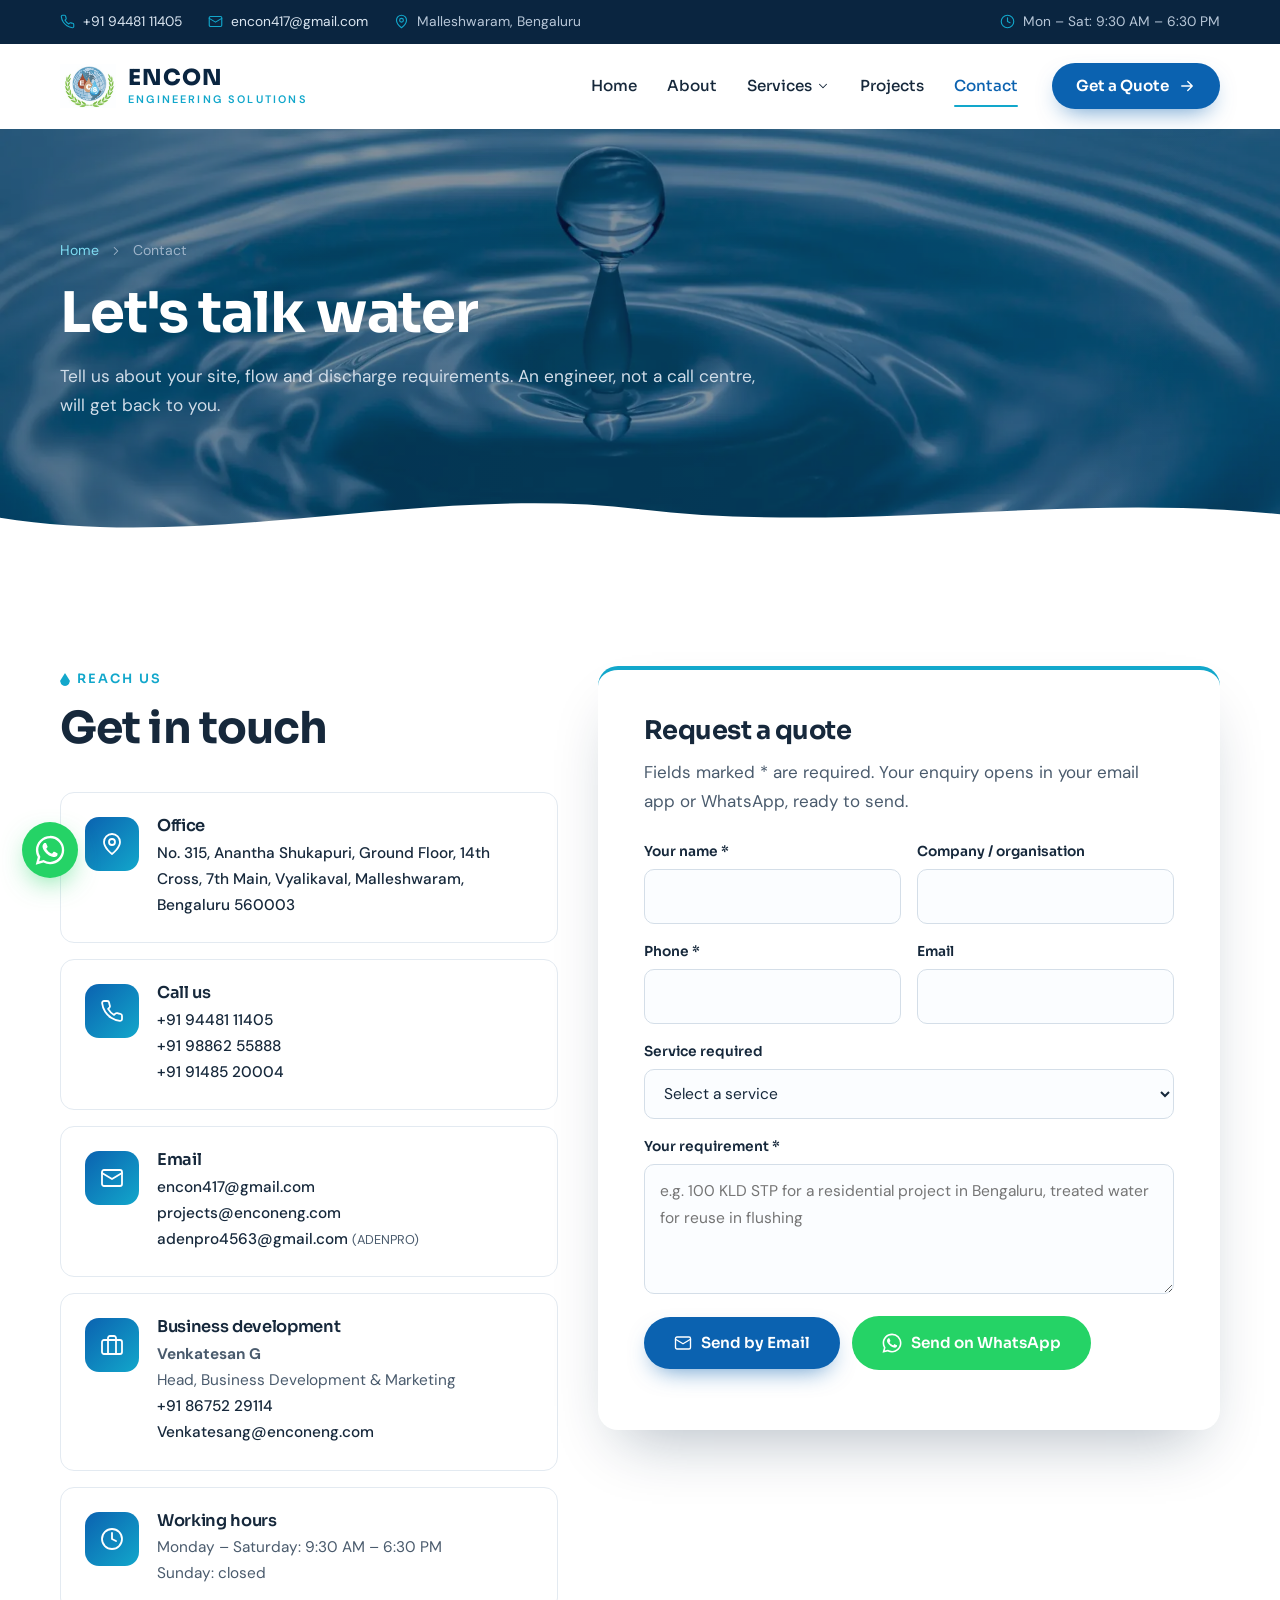
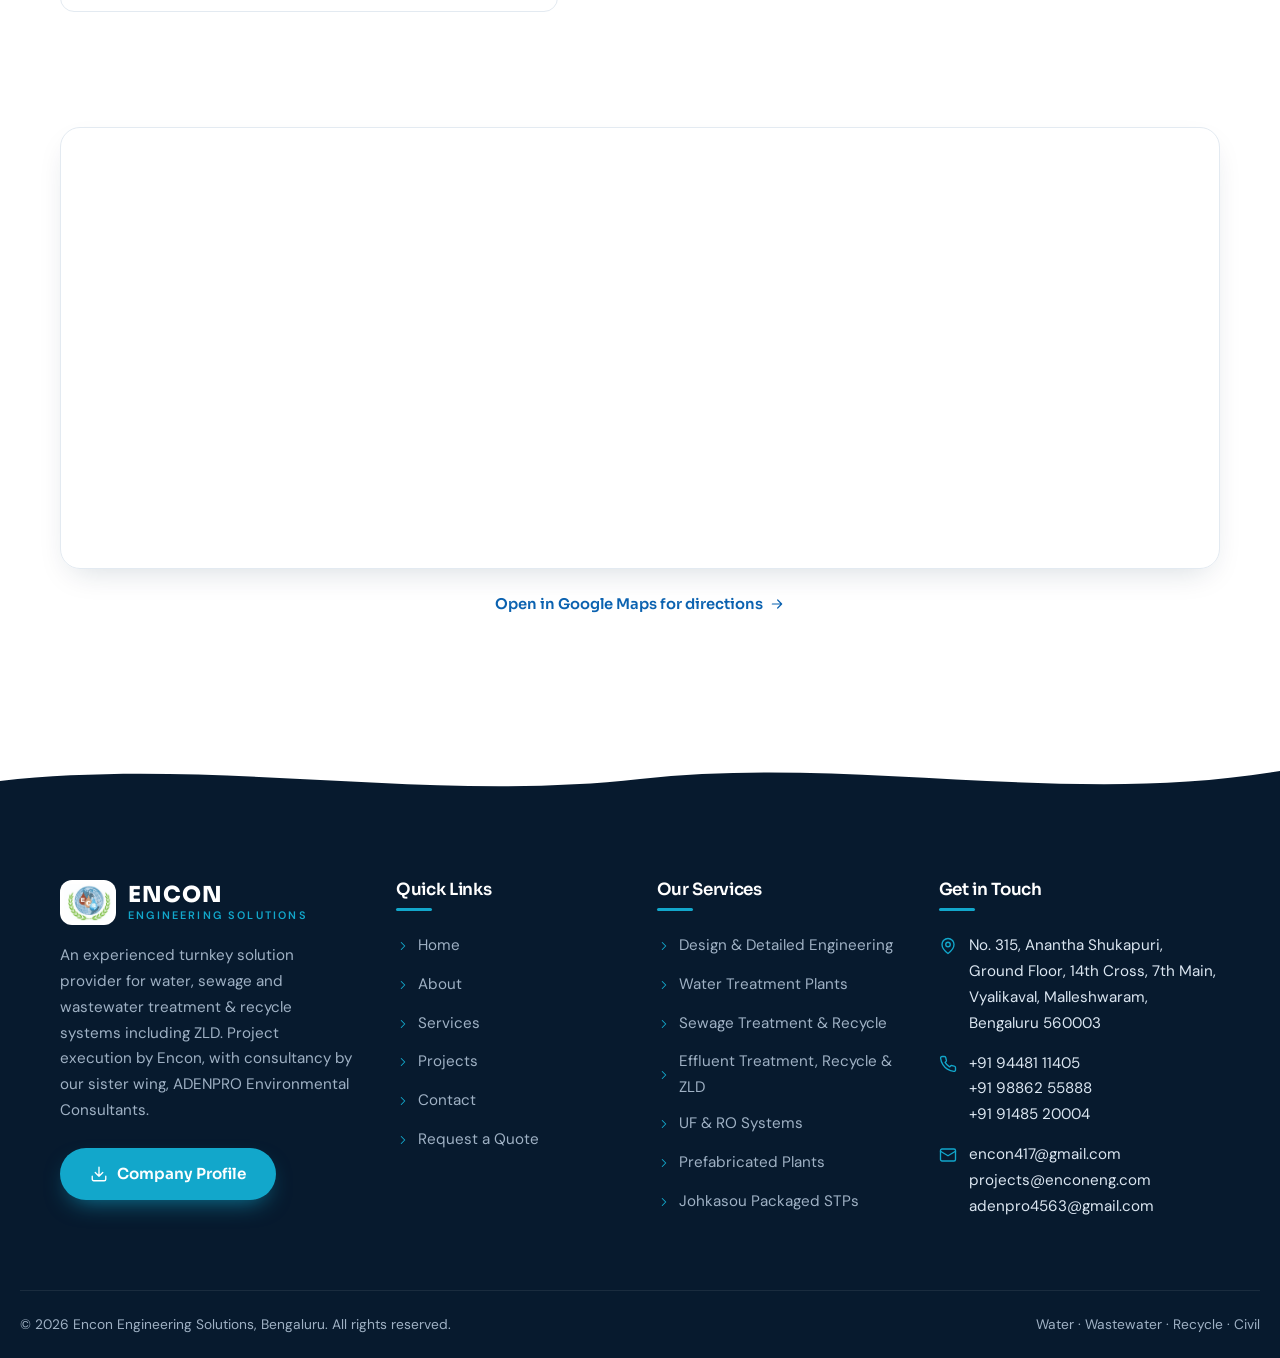
<file: site/contact.html>
<!DOCTYPE html>
<html lang="en">
<head>
<meta charset="utf-8">
<meta name="viewport" content="width=device-width, initial-scale=1">
<title>Contact Us | Encon Engineering Solutions, Malleshwaram, Bengaluru</title>
<meta name="description" content="Contact Encon Engineering Solutions, Malleshwaram, Bengaluru for STP, ETP, WTP, UF/RO and civil works. Call +91 94481 11405 or email encon417@gmail.com.">
<link rel="canonical" href="https://www.enconengineeringsolutions.com/contact.html">
<meta property="og:type" content="website">
<meta property="og:title" content="Contact Us | Encon Engineering Solutions, Malleshwaram, Bengaluru">
<meta property="og:description" content="Contact Encon Engineering Solutions, Malleshwaram, Bengaluru for STP, ETP, WTP, UF/RO and civil works. Call +91 94481 11405 or email encon417@gmail.com.">
<meta property="og:url" content="https://www.enconengineeringsolutions.com/contact.html">
<meta property="og:image" content="https://www.enconengineeringsolutions.com/assets/img/hero-campus.webp">
<meta name="theme-color" content="#0a2540">
<link rel="icon" type="image/png" href="assets/img/favicon.png">
<link rel="apple-touch-icon" href="assets/img/apple-touch-icon.png">
<link rel="preconnect" href="https://fonts.googleapis.com">
<link rel="preconnect" href="https://fonts.gstatic.com" crossorigin>
<link href="https://fonts.googleapis.com/css2?family=DM+Sans:opsz,wght@9..40,400;9..40,500;9..40,700&family=Sora:wght@500;600;700;800&display=swap" rel="stylesheet">
<link rel="stylesheet" href="assets/css/main.css">
<script>document.documentElement.classList.add('js')</script>
<script type="application/ld+json">{"@context":"https://schema.org","@type":"LocalBusiness","name":"Encon Engineering Solutions","description":"Turnkey water, sewage and wastewater treatment & recycle systems, and civil & structural works.","url":"https://www.enconengineeringsolutions.com/","telephone":"+919448111405","email":"encon417@gmail.com","image":"https://www.enconengineeringsolutions.com/assets/img/hero-campus.webp","address":{"@type":"PostalAddress","streetAddress":"#315, Anantha Shukapuri, 7th Main Road, 14th Cross, Vyalikaval, Malleshwaram","addressLocality":"Bengaluru","addressRegion":"Karnataka","postalCode":"560003","addressCountry":"IN"},"geo":{"@type":"GeoCoordinates","latitude":13.004465,"longitude":77.576256},"areaServed":"IN"}</script>
</head>
<body>
<a class="skip-link" href="#main">Skip to content</a>
<svg width="0" height="0" style="position:absolute" aria-hidden="true"><symbol id="i-phone" viewBox="0 0 24 24"><path d="M22 16.92v3a2 2 0 0 1-2.18 2 19.79 19.79 0 0 1-8.63-3.07 19.5 19.5 0 0 1-6-6 19.79 19.79 0 0 1-3.07-8.67A2 2 0 0 1 4.11 2h3a2 2 0 0 1 2 1.72c.13.96.36 1.9.7 2.81a2 2 0 0 1-.45 2.11L8.09 9.91a16 16 0 0 0 6 6l1.27-1.27a2 2 0 0 1 2.11-.45c.91.34 1.85.57 2.81.7A2 2 0 0 1 22 16.92z"/></symbol><symbol id="i-mail" viewBox="0 0 24 24"><rect x="2" y="4" width="20" height="16" rx="2"/><path d="m22 7-10 6L2 7"/></symbol><symbol id="i-pin" viewBox="0 0 24 24"><path d="M20 10c0 6-8 12-8 12s-8-6-8-12a8 8 0 0 1 16 0Z"/><circle cx="12" cy="10" r="3"/></symbol><symbol id="i-clock" viewBox="0 0 24 24"><circle cx="12" cy="12" r="10"/><path d="M12 6v6l4 2"/></symbol><symbol id="i-arrow" viewBox="0 0 24 24"><path d="M5 12h14M13 6l6 6-6 6"/></symbol><symbol id="i-down" viewBox="0 0 24 24"><path d="m6 9 6 6 6-6"/></symbol><symbol id="i-left" viewBox="0 0 24 24"><path d="m15 18-6-6 6-6"/></symbol><symbol id="i-right" viewBox="0 0 24 24"><path d="m9 18 6-6-6-6"/></symbol><symbol id="i-up" viewBox="0 0 24 24"><path d="m18 15-6-6-6 6"/></symbol><symbol id="i-x" viewBox="0 0 24 24"><path d="M18 6 6 18M6 6l12 12"/></symbol><symbol id="i-check" viewBox="0 0 24 24"><path d="M20 6 9 17l-5-5"/></symbol><symbol id="i-drop" viewBox="0 0 24 24"><path d="M12 2.7s-6.5 7.1-6.5 11.8a6.5 6.5 0 0 0 13 0C18.5 9.8 12 2.7 12 2.7z"/></symbol><symbol id="i-droplets" viewBox="0 0 24 24"><path d="M7 16.3c2.2 0 4-1.83 4-4.05 0-1.16-.57-2.26-1.71-3.19S7.29 6.75 7 5.3c-.29 1.45-1.14 2.84-2.29 3.76S3 11.1 3 12.25c0 2.22 1.8 4.05 4 4.05z"/><path d="M12.56 6.6A10.97 10.97 0 0 0 14 3.02c.5 2.5 2 4.9 4 6.5s3 3.5 3 5.5a6.98 6.98 0 0 1-11.91 4.97"/></symbol><symbol id="i-recycle" viewBox="0 0 24 24"><path d="M7 19H4.82a1.83 1.83 0 0 1-1.57-.88 1.79 1.79 0 0 1 0-1.78L7.2 9.5"/><path d="M11 19h8.2a1.83 1.83 0 0 0 1.56-.89 1.78 1.78 0 0 0 0-1.78l-1.23-2.12"/><path d="m14 16-3 3 3 3"/><path d="M8.29 13.6 7.2 9.5 3.1 10.6"/><path d="m9.34 5.81 1.1-1.89A1.83 1.83 0 0 1 11.99 3a1.78 1.78 0 0 1 1.54.89l3.94 6.84"/><path d="m13.38 9.63 4.1 1.1 1.1-4.1"/></symbol><symbol id="i-factory" viewBox="0 0 24 24"><path d="M2 20a2 2 0 0 0 2 2h16a2 2 0 0 0 2-2V8l-7 5V8l-7 5V4a2 2 0 0 0-2-2H4a2 2 0 0 0-2 2Z"/><path d="M17 18h1M12 18h1M7 18h1"/></symbol><symbol id="i-filter" viewBox="0 0 24 24"><path d="M22 3H2l8 9.46V19l4 2v-8.54L22 3z"/></symbol><symbol id="i-building" viewBox="0 0 24 24"><rect x="4" y="2" width="16" height="20" rx="2"/><path d="M9 22v-4h6v4M8 6h.01M16 6h.01M12 6h.01M12 10h.01M12 14h.01M16 10h.01M16 14h.01M8 10h.01M8 14h.01"/></symbol><symbol id="i-box" viewBox="0 0 24 24"><path d="M21 8a2 2 0 0 0-1-1.73l-7-4a2 2 0 0 0-2 0l-7 4A2 2 0 0 0 3 8v8a2 2 0 0 0 1 1.73l7 4a2 2 0 0 0 2 0l7-4A2 2 0 0 0 21 16Z"/><path d="m3.3 7 8.7 5 8.7-5M12 22V12"/></symbol><symbol id="i-ruler" viewBox="0 0 24 24"><path d="M21.3 15.3a2.4 2.4 0 0 1 0 3.4l-2.6 2.6a2.4 2.4 0 0 1-3.4 0L2.7 8.7a2.41 2.41 0 0 1 0-3.4l2.6-2.6a2.41 2.41 0 0 1 3.4 0Z"/><path d="m14.5 12.5 2-2M11.5 9.5l2-2M8.5 6.5l2-2M17.5 15.5l2-2"/></symbol><symbol id="i-wrench" viewBox="0 0 24 24"><path d="M14.7 6.3a1 1 0 0 0 0 1.4l1.6 1.6a1 1 0 0 0 1.4 0l3.77-3.77a6 6 0 0 1-7.94 7.94l-6.91 6.91a2.12 2.12 0 0 1-3-3l6.91-6.91a6 6 0 0 1 7.94-7.94l-3.76 3.76z"/></symbol><symbol id="i-truck" viewBox="0 0 24 24"><path d="M14 18V6a2 2 0 0 0-2-2H4a2 2 0 0 0-2 2v11a1 1 0 0 0 1 1h2M15 18H9M19 18h2a1 1 0 0 0 1-1v-3.65a1 1 0 0 0-.22-.62l-3.48-4.35A1 1 0 0 0 17.52 8H14"/><circle cx="17" cy="18" r="2"/><circle cx="7" cy="18" r="2"/></symbol><symbol id="i-hardhat" viewBox="0 0 24 24"><path d="M2 18a1 1 0 0 0 1 1h18a1 1 0 0 0 1-1v-2a1 1 0 0 0-1-1H3a1 1 0 0 0-1 1v2z"/><path d="M10 10V5a1 1 0 0 1 1-1h2a1 1 0 0 1 1 1v5M4 15v-3a6 6 0 0 1 6-6M14 6a6 6 0 0 1 6 6v3"/></symbol><symbol id="i-power" viewBox="0 0 24 24"><path d="M12 2v10"/><path d="M18.4 6.6a9 9 0 1 1-12.77.04"/></symbol><symbol id="i-search" viewBox="0 0 24 24"><circle cx="11" cy="11" r="8"/><path d="m21 21-4.3-4.3"/></symbol><symbol id="i-target" viewBox="0 0 24 24"><circle cx="12" cy="12" r="10"/><circle cx="12" cy="12" r="6"/><circle cx="12" cy="12" r="2"/></symbol><symbol id="i-flag" viewBox="0 0 24 24"><path d="M4 15s1-1 4-1 5 2 8 2 4-1 4-1V3s-1 1-4 1-5-2-8-2-4 1-4 1zM4 22v-7"/></symbol><symbol id="i-shield" viewBox="0 0 24 24"><path d="M20 13c0 5-3.5 7.5-7.66 8.95a1 1 0 0 1-.67-.01C7.5 20.5 4 18 4 13V6a1 1 0 0 1 1-1c2 0 4.5-1.2 6.24-2.72a1.17 1.17 0 0 1 1.52 0C14.51 3.81 17 5 19 5a1 1 0 0 1 1 1z"/><path d="m9 12 2 2 4-4"/></symbol><symbol id="i-users" viewBox="0 0 24 24"><path d="M16 21v-2a4 4 0 0 0-4-4H6a4 4 0 0 0-4 4v2"/><circle cx="9" cy="7" r="4"/><path d="M22 21v-2a4 4 0 0 0-3-3.87M16 3.13a4 4 0 0 1 0 7.75"/></symbol><symbol id="i-award" viewBox="0 0 24 24"><circle cx="12" cy="8" r="6"/><path d="M15.48 12.89 17 22l-5-3-5 3 1.52-9.11"/></symbol><symbol id="i-gauge" viewBox="0 0 24 24"><path d="m12 14 4-4"/><path d="M3.34 19a10 10 0 1 1 17.32 0"/></symbol><symbol id="i-layers" viewBox="0 0 24 24"><path d="M12.83 2.18a2 2 0 0 0-1.66 0L2.6 6.08a1 1 0 0 0 0 1.83l8.58 3.91a2 2 0 0 0 1.66 0l8.58-3.9a1 1 0 0 0 0-1.83Z"/><path d="m22 17.65-9.17 4.16a2 2 0 0 1-1.66 0L2 17.65M22 12.65l-9.17 4.16a2 2 0 0 1-1.66 0L2 12.65"/></symbol><symbol id="i-briefcase" viewBox="0 0 24 24"><rect width="20" height="14" x="2" y="7" rx="2"/><path d="M16 21V5a2 2 0 0 0-2-2h-4a2 2 0 0 0-2 2v16"/></symbol><symbol id="i-flask" viewBox="0 0 24 24"><path d="M9 3h6M10 9V3M14 9V3"/><path d="M10 9 4.5 19a1.5 1.5 0 0 0 1.3 2.2h12.4a1.5 1.5 0 0 0 1.3-2.2L14 9"/><path d="M7 15h10"/></symbol><symbol id="i-shirt" viewBox="0 0 24 24"><path d="M20.38 3.46 16 2a4 4 0 0 1-8 0L3.62 3.46a2 2 0 0 0-1.34 2.23l.58 3.47a1 1 0 0 0 .99.84H6v10c0 1.1.9 2 2 2h8a2 2 0 0 0 2-2V10h2.15a1 1 0 0 0 .99-.84l.58-3.47a2 2 0 0 0-1.34-2.23z"/></symbol><symbol id="i-wheat" viewBox="0 0 24 24"><path d="M2 22 16 8M3.47 12.53 5 11l1.53 1.53a3.5 3.5 0 0 1 0 4.94L5 19l-1.53-1.53a3.5 3.5 0 0 1 0-4.94ZM7.47 8.53 9 7l1.53 1.53a3.5 3.5 0 0 1 0 4.94L9 15l-1.53-1.53a3.5 3.5 0 0 1 0-4.94ZM11.47 4.53 13 3l1.53 1.53a3.5 3.5 0 0 1 0 4.94L13 11l-1.53-1.53a3.5 3.5 0 0 1 0-4.94Z"/><path d="M20 2h2v2a4 4 0 0 1-4 4h-2V6a4 4 0 0 1 4-4Z"/></symbol><symbol id="i-utensils" viewBox="0 0 24 24"><path d="M3 2v7c0 1.1.9 2 2 2h4a2 2 0 0 0 2-2V2M7 2v20M21 15V2a5 5 0 0 0-5 5v6c0 1.1.9 2 2 2h3Zm0 0v7"/></symbol><symbol id="i-car" viewBox="0 0 24 24"><path d="M19 17h2c.6 0 1-.4 1-1v-3c0-.9-.7-1.7-1.5-1.9C18.7 10.6 16 10 16 10s-1.3-1.4-2.2-2.3c-.5-.4-1.1-.7-1.8-.7H5c-.6 0-1.1.4-1.4.9l-1.4 2.9A3.7 3.7 0 0 0 2 12v4c0 .6.4 1 1 1h2"/><circle cx="7" cy="17" r="2"/><path d="M9 17h6"/><circle cx="17" cy="17" r="2"/></symbol><symbol id="i-cpu" viewBox="0 0 24 24"><rect width="16" height="16" x="4" y="4" rx="2"/><rect width="6" height="6" x="9" y="9" rx="1"/><path d="M15 2v2M15 20v2M2 15h2M2 9h2M20 15h2M20 9h2M9 2v2M9 20v2"/></symbol><symbol id="i-wine" viewBox="0 0 24 24"><path d="M8 22h8M7 10h10M12 15v7M12 15a5 5 0 0 0 5-5c0-2-.5-4-2-8H9c-1.5 4-2 6-2 8a5 5 0 0 0 5 5Z"/></symbol><symbol id="i-zap" viewBox="0 0 24 24"><path d="M4 14a1 1 0 0 1-.78-1.63l9.9-10.2a.5.5 0 0 1 .86.46l-1.92 6.02A1 1 0 0 0 13 10h7a1 1 0 0 1 .78 1.63l-9.9 10.2a.5.5 0 0 1-.86-.46l1.92-6.02A1 1 0 0 0 11 14z"/></symbol><symbol id="i-wind" viewBox="0 0 24 24"><path d="M17.7 7.7a2.5 2.5 0 1 1 1.8 4.3H2M9.6 4.6A2 2 0 1 1 11 8H2M12.6 19.4A2 2 0 1 0 14 16H2"/></symbol><symbol id="i-quote" viewBox="0 0 24 24"><path d="M3 21c3 0 7-1 7-8V5c0-1.25-.76-2.02-2-2H4c-1.25 0-2 .75-2 1.97V11c0 1.25.75 2 2 2 1 0 1 0 1 1v1c0 1-1 2-2 2s-1 0-1 1.03V20c0 1 0 1 1 1z"/><path d="M15 21c3 0 7-1 7-8V5c0-1.25-.76-2.02-2-2h-4c-1.25 0-2 .75-2 1.97V11c0 1.25.75 2 2 2h.75c0 2.25.25 4-2.75 4v3c0 1 0 1 1 1z"/></symbol><symbol id="i-star" viewBox="0 0 24 24"><path d="M12 2l3.09 6.26L22 9.27l-5 4.87 1.18 6.88L12 17.77l-6.18 3.25L7 14.14 2 9.27l6.91-1.01L12 2z"/></symbol><symbol id="i-download" viewBox="0 0 24 24"><path d="M21 15v4a2 2 0 0 1-2 2H5a2 2 0 0 1-2-2v-4M7 10l5 5 5-5M12 15V3"/></symbol><symbol id="i-home" viewBox="0 0 24 24"><path d="m3 9 9-7 9 7v11a2 2 0 0 1-2 2H5a2 2 0 0 1-2-2z"/><path d="M9 22V12h6v10"/></symbol><symbol id="i-umbrella" viewBox="0 0 24 24"><path d="M22 12a10 10 0 0 0-20 0Z"/><path d="M12 12v8a2 2 0 0 0 4 0M12 2v1"/></symbol><symbol id="i-hammer" viewBox="0 0 24 24"><path d="m15 12-8.37 8.37a1 1 0 1 1-3-3L12 9M18 15l4-4M21.5 11.5l-1.91-1.91A2 2 0 0 1 19 8.17V7l-2.26-2.26a6 6 0 0 0-4.2-1.76L9 2.96l.92.82A6.18 6.18 0 0 1 12 8.4V10l2 2h1.17a2 2 0 0 1 1.41.59L18.5 14.5"/></symbol><symbol id="i-file" viewBox="0 0 24 24"><path d="M15 2H6a2 2 0 0 0-2 2v16a2 2 0 0 0 2 2h12a2 2 0 0 0 2-2V7Z"/><path d="M14 2v4a2 2 0 0 0 2 2h4M10 9H8M16 13H8M16 17H8"/></symbol><symbol id="i-bulb" viewBox="0 0 24 24"><path d="M15 14c.2-1 .7-1.7 1.5-2.5 1-.9 1.5-2.2 1.5-3.5A6 6 0 0 0 6 8c0 1 .2 2.2 1.5 3.5.7.7 1.3 1.5 1.5 2.5M9 18h6M10 22h4"/></symbol><symbol id="i-leaf" viewBox="0 0 24 24"><path d="M11 20A7 7 0 0 1 9.8 6.1C15.5 5 17 4.48 19 2c1 2 2 4.18 2 8 0 5.5-4.78 10-10 10Z"/><path d="M2 21c0-3 1.85-5.36 5.08-6C9.5 14.52 12 13 13 12"/></symbol><symbol id="i-coins" viewBox="0 0 24 24"><circle cx="8" cy="8" r="6"/><path d="M18.09 10.37A6 6 0 1 1 10.34 18M7 6h1v4M16.71 13.88l.7.71-2.82 2.82"/></symbol></svg>
<div class="topbar">
  <div class="wrap">
    <ul>
      <li><svg class="icon" aria-hidden="true"><use href="#i-phone"/></svg><a href="tel:+919448111405">+91 94481 11405</a></li>
      <li class="hide-xs"><svg class="icon" aria-hidden="true"><use href="#i-mail"/></svg><a href="mailto:encon417@gmail.com">encon417@gmail.com</a></li>
      <li class="hide-sm"><svg class="icon" aria-hidden="true"><use href="#i-pin"/></svg>Malleshwaram, Bengaluru</li>
    </ul>
    <ul class="hide-sm"><li><svg class="icon" aria-hidden="true"><use href="#i-clock"/></svg>Mon – Sat: 9:30 AM – 6:30 PM</li></ul>
  </div>
</div>
<header class="header">
  <div class="wrap">
    <a class="brand" href="index.html" aria-label="Encon Engineering Solutions home">
      <img src="assets/img/logo-emblem.png" alt="" width="221" height="171">
      <span class="brand-text"><b>ENCON</b><small>Engineering Solutions</small></span>
    </a>
    <nav class="nav" aria-label="Main">
      <ul><li><a href="index.html">Home</a></li><li><a href="about.html">About</a></li><li class="has-drop"><a href="services.html">Services<svg class="icon caret" aria-hidden="true"><use href="#i-down"/></svg></a><ul class="dropdown"><li><a href="services.html#design"><svg class="icon" aria-hidden="true"><use href="#i-ruler"/></svg>Design & Detailed Engineering</a></li><li><a href="services.html#wtp"><svg class="icon" aria-hidden="true"><use href="#i-droplets"/></svg>Water Treatment Plants</a></li><li><a href="services.html#stp"><svg class="icon" aria-hidden="true"><use href="#i-recycle"/></svg>Sewage Treatment & Recycle</a></li><li><a href="services.html#etp"><svg class="icon" aria-hidden="true"><use href="#i-factory"/></svg>Effluent Treatment, Recycle & ZLD</a></li><li><a href="services.html#uf-ro"><svg class="icon" aria-hidden="true"><use href="#i-filter"/></svg>UF & RO Systems</a></li><li><a href="services.html#prefab"><svg class="icon" aria-hidden="true"><use href="#i-box"/></svg>Prefabricated Plants</a></li><li><a href="services.html#johkasou"><svg class="icon" aria-hidden="true"><use href="#i-home"/></svg>Johkasou Packaged STPs</a></li><li><a href="services.html#clarification"><svg class="icon" aria-hidden="true"><use href="#i-layers"/></svg>Clarifiers & Filters</a></li><li><a href="services.html#aeration"><svg class="icon" aria-hidden="true"><use href="#i-wind"/></svg>Aeration Systems</a></li><li><a href="services.html#chemicals"><svg class="icon" aria-hidden="true"><use href="#i-flask"/></svg>Chemical Treatment Program</a></li><li><a href="services.html#civil"><svg class="icon" aria-hidden="true"><use href="#i-building"/></svg>Civil & Structural Works</a></li><li><a href="services.html#om"><svg class="icon" aria-hidden="true"><use href="#i-wrench"/></svg>Augmentation, O&M & Consultancy</a></li></ul></li><li><a href="projects.html">Projects</a></li><li><a href="contact.html" aria-current="page">Contact</a></li></ul>
      <a class="btn btn-primary header-cta" href="contact.html#enquiry">Get a Quote <svg class="icon" aria-hidden="true"><use href="#i-arrow"/></svg></a>
    </nav>
    <button class="burger" aria-label="Menu" aria-expanded="false"><span></span></button>
  </div>
</header>
<main id="main">

<section class="banner">
  <img src="assets/img/water-drop.webp" alt="">
  <div class="wrap">
    <nav class="crumbs" aria-label="Breadcrumb"><a href="index.html">Home</a><svg class="icon" aria-hidden="true"><use href="#i-right"/></svg><span>Contact</span></nav>
    <h1>Let's talk water</h1>
    <p>Tell us about your site, flow and discharge requirements. An engineer, not a call centre, will get back to you.</p>
  </div>
  <div class="wave"><svg viewBox="0 0 1440 90" preserveAspectRatio="none"><path fill="#fff" d="M0,50C240,90 480,10 720,40C960,70 1200,20 1440,46V90H0Z"/></svg></div>
</section>

<section class="section">
  <div class="wrap contact-grid">
    <div class="info-cards">
      <div class="reveal"><p class="eyebrow">Reach Us</p><h2>Get in touch</h2></div>
      <div class="info reveal"><span class="ic"><svg class="icon" aria-hidden="true"><use href="#i-pin"/></svg></span><div><h3>Office</h3><p><a href="https://www.google.com/maps?q=13.004465103149414,77.57625579833984&z=17&hl=en" target="_blank" rel="noopener">No. 315, Anantha Shukapuri, Ground Floor, 14th Cross, 7th Main, Vyalikaval, Malleshwaram, Bengaluru 560003</a></p></div></div>
      <div class="info reveal d1"><span class="ic"><svg class="icon" aria-hidden="true"><use href="#i-phone"/></svg></span><div><h3>Call us</h3><p><a href="tel:+919448111405">+91 94481 11405</a><br><a href="tel:+919886255888">+91 98862 55888</a><br><a href="tel:+919148520004">+91 91485 20004</a></p></div></div>
      <div class="info reveal d2"><span class="ic"><svg class="icon" aria-hidden="true"><use href="#i-mail"/></svg></span><div><h3>Email</h3><p><a href="mailto:encon417@gmail.com">encon417@gmail.com</a><br><a href="mailto:projects@enconeng.com">projects@enconeng.com</a><br><a href="mailto:adenpro4563@gmail.com">adenpro4563@gmail.com</a> <small>(ADENPRO)</small></p></div></div>
      <div class="info reveal d2"><span class="ic"><svg class="icon" aria-hidden="true"><use href="#i-briefcase"/></svg></span><div><h3>Business development</h3><p><b>Venkatesan G</b><br>Head, Business Development &amp; Marketing<br><a href="tel:+918675229114">+91 86752 29114</a><br><a href="mailto:Venkatesang@enconeng.com">Venkatesang@enconeng.com</a></p></div></div>
      <div class="info reveal d3"><span class="ic"><svg class="icon" aria-hidden="true"><use href="#i-clock"/></svg></span><div><h3>Working hours</h3><p>Monday – Saturday: 9:30 AM – 6:30 PM<br>Sunday: closed</p></div></div>
    </div>

    <form class="form-card reveal d1" id="enquiry" novalidate>
      <h2 style="font-size:1.6rem">Request a quote</h2>
      <p style="margin-bottom:24px">Fields marked * are required. Your enquiry opens in your email app or WhatsApp, ready to send.</p>
      <div class="form-grid">
        <div class="field"><label for="f-name">Your name *</label><input id="f-name" name="name" autocomplete="name" required></div>
        <div class="field"><label for="f-org">Company / organisation</label><input id="f-org" name="org" autocomplete="organization"></div>
        <div class="field"><label for="f-phone">Phone *</label><input id="f-phone" name="phone" type="tel" autocomplete="tel"></div>
        <div class="field"><label for="f-email">Email</label><input id="f-email" name="email" type="email" autocomplete="email"></div>
        <div class="field full"><label for="f-service">Service required</label>
          <select id="f-service" name="service">
            <option value="">Select a service</option>
            <option>Sewage Treatment Plant (STP)</option><option>Effluent Treatment Plant (ETP / CETP)</option>
            <option>Water Treatment Plant (WTP)</option><option>UF / RO System</option><option>Prefabricated Plant</option>
            <option>Johkasou Packaged STP</option><option>Zero Liquid Discharge (ZLD)</option><option>Clarifiers / Filters / Aeration</option><option>Chemical Treatment Program</option><option>Civil &amp; Structural Works</option>
            <option>Waterproofing / Grouting</option><option>Augmentation / O&amp;M / Refurbishment</option><option>Design / Consultancy / DPR</option><option>Other</option>
          </select>
        </div>
        <div class="field full"><label for="f-msg">Your requirement *</label><textarea id="f-msg" name="message" placeholder="e.g. 100 KLD STP for a residential project in Bengaluru, treated water for reuse in flushing"></textarea></div>
      </div>
      <div class="form-actions">
        <button class="btn btn-primary" type="submit"><svg class="icon" aria-hidden="true"><use href="#i-mail"/></svg> Send by Email</button>
        <button class="btn btn-wa" type="button" id="send-wa"><svg viewBox="0 0 24 24" aria-hidden="true"><path d="M17.47 14.38c-.3-.15-1.76-.87-2.03-.97-.27-.1-.47-.15-.67.15-.2.3-.77.97-.94 1.17-.17.2-.35.22-.64.07-.3-.15-1.26-.46-2.4-1.48-.88-.79-1.48-1.76-1.65-2.06-.17-.3-.02-.46.13-.6.13-.13.3-.35.45-.52.15-.17.2-.3.3-.5.1-.2.05-.37-.02-.52-.08-.15-.67-1.62-.92-2.22-.24-.58-.49-.5-.67-.51h-.57c-.2 0-.52.07-.79.37-.27.3-1.04 1.02-1.04 2.48s1.07 2.88 1.21 3.08c.15.2 2.1 3.2 5.08 4.49.71.31 1.26.49 1.69.62.71.23 1.36.2 1.87.12.57-.08 1.76-.72 2-1.41.25-.7.25-1.29.17-1.41-.07-.13-.27-.2-.57-.35zM12.05 21.5a9.4 9.4 0 0 1-4.8-1.31l-.34-.2-3.57.93.95-3.48-.22-.36a9.4 9.4 0 0 1-1.45-5.02c0-5.2 4.24-9.44 9.45-9.44a9.4 9.4 0 0 1 9.44 9.45c0 5.21-4.24 9.44-9.45 9.44zm8.03-17.47A11.3 11.3 0 0 0 12.05.7C5.8.7.72 5.78.72 12.03c0 2 .52 3.95 1.52 5.66L.62 23.7l6.15-1.61a11.3 11.3 0 0 0 5.27 1.34c6.25 0 11.33-5.08 11.33-11.33 0-3.03-1.18-5.87-3.32-8.01z"/></svg>Send on WhatsApp</button>
      </div>
      <p class="form-note" id="form-note" aria-live="polite"></p>
    </form>
  </div>
</section>

<section class="section" style="padding-top:0">
  <div class="wrap">
    <div class="map reveal">
      <iframe title="Encon Engineering Solutions on Google Maps" src="https://maps.google.com/maps?q=13.004465103149414,77.57625579833984&amp;z=17&amp;hl=en&amp;output=embed" loading="lazy" referrerpolicy="no-referrer-when-downgrade"></iframe>
    </div>
    <p class="center" style="margin-top:20px"><a class="link-arrow" href="https://www.google.com/maps?q=13.004465103149414,77.57625579833984&z=17&hl=en" target="_blank" rel="noopener">Open in Google Maps for directions <svg class="icon" aria-hidden="true"><use href="#i-arrow"/></svg></a></p>
  </div>
</section>
</main>
<footer class="footer">
  <div class="wave-top"><svg viewBox="0 0 1440 60" preserveAspectRatio="none"><path fill="#fff" d="M0,0H1440V22C1200,58 960,6 720,30C480,54 240,8 0,32Z"/></svg></div>
  <div class="wrap">
    <div class="foot-grid">
      <div>
        <a class="brand" href="index.html"><img src="assets/img/logo-emblem.png" alt="" width="221" height="171"><span class="brand-text"><b>ENCON</b><small>Engineering Solutions</small></span></a>
        <p>An experienced turnkey solution provider for water, sewage and wastewater treatment &amp; recycle systems including ZLD. Project execution by Encon, with consultancy by our sister wing, ADENPRO Environmental Consultants.</p>
        <a class="btn btn-aqua" style="margin-top:24px" href="assets/docs/encon-company-profile.pdf" download><svg class="icon" aria-hidden="true"><use href="#i-download"/></svg> Company Profile</a>
      </div>
      <div><h4>Quick Links</h4><ul class="foot-links"><li><a href="index.html"><svg class="icon" aria-hidden="true"><use href="#i-right"/></svg>Home</a></li><li><a href="about.html"><svg class="icon" aria-hidden="true"><use href="#i-right"/></svg>About</a></li><li><a href="services.html"><svg class="icon" aria-hidden="true"><use href="#i-right"/></svg>Services</a></li><li><a href="projects.html"><svg class="icon" aria-hidden="true"><use href="#i-right"/></svg>Projects</a></li><li><a href="contact.html"><svg class="icon" aria-hidden="true"><use href="#i-right"/></svg>Contact</a></li><li><a href="contact.html#enquiry"><svg class="icon" aria-hidden="true"><use href="#i-right"/></svg>Request a Quote</a></li></ul></div>
      <div><h4>Our Services</h4><ul class="foot-links"><li><a href="services.html#design"><svg class="icon" aria-hidden="true"><use href="#i-right"/></svg>Design & Detailed Engineering</a></li><li><a href="services.html#wtp"><svg class="icon" aria-hidden="true"><use href="#i-right"/></svg>Water Treatment Plants</a></li><li><a href="services.html#stp"><svg class="icon" aria-hidden="true"><use href="#i-right"/></svg>Sewage Treatment & Recycle</a></li><li><a href="services.html#etp"><svg class="icon" aria-hidden="true"><use href="#i-right"/></svg>Effluent Treatment, Recycle & ZLD</a></li><li><a href="services.html#uf-ro"><svg class="icon" aria-hidden="true"><use href="#i-right"/></svg>UF & RO Systems</a></li><li><a href="services.html#prefab"><svg class="icon" aria-hidden="true"><use href="#i-right"/></svg>Prefabricated Plants</a></li><li><a href="services.html#johkasou"><svg class="icon" aria-hidden="true"><use href="#i-right"/></svg>Johkasou Packaged STPs</a></li></ul></div>
      <div><h4>Get in Touch</h4>
        <ul class="foot-contact">
          <li><svg class="icon" aria-hidden="true"><use href="#i-pin"/></svg><a href="https://www.google.com/maps?q=13.004465103149414,77.57625579833984&z=17&hl=en" target="_blank" rel="noopener">No. 315, Anantha Shukapuri, Ground Floor, 14th Cross, 7th Main, Vyalikaval, Malleshwaram, Bengaluru 560003</a></li>
          <li><svg class="icon" aria-hidden="true"><use href="#i-phone"/></svg><span><a href="tel:+919448111405">+91 94481 11405</a><br><a href="tel:+919886255888">+91 98862 55888</a><br><a href="tel:+919148520004">+91 91485 20004</a></span></li>
          <li><svg class="icon" aria-hidden="true"><use href="#i-mail"/></svg><span><a href="mailto:encon417@gmail.com">encon417@gmail.com</a><br><a href="mailto:projects@enconeng.com">projects@enconeng.com</a><br><a href="mailto:adenpro4563@gmail.com">adenpro4563@gmail.com</a></span></li>
        </ul>
      </div>
    </div>
  </div>
  <div class="wrap foot-bottom">
    <span>&copy; <span data-year>2026</span> Encon Engineering Solutions, Bengaluru. All rights reserved.</span>
    <span>Water &middot; Wastewater &middot; Recycle &middot; Civil</span>
  </div>
</footer>
<a class="wa-float" href="https://wa.me/919448111405" target="_blank" rel="noopener" aria-label="Chat on WhatsApp"><svg viewBox="0 0 24 24" aria-hidden="true"><path d="M17.47 14.38c-.3-.15-1.76-.87-2.03-.97-.27-.1-.47-.15-.67.15-.2.3-.77.97-.94 1.17-.17.2-.35.22-.64.07-.3-.15-1.26-.46-2.4-1.48-.88-.79-1.48-1.76-1.65-2.06-.17-.3-.02-.46.13-.6.13-.13.3-.35.45-.52.15-.17.2-.3.3-.5.1-.2.05-.37-.02-.52-.08-.15-.67-1.62-.92-2.22-.24-.58-.49-.5-.67-.51h-.57c-.2 0-.52.07-.79.37-.27.3-1.04 1.02-1.04 2.48s1.07 2.88 1.21 3.08c.15.2 2.1 3.2 5.08 4.49.71.31 1.26.49 1.69.62.71.23 1.36.2 1.87.12.57-.08 1.76-.72 2-1.41.25-.7.25-1.29.17-1.41-.07-.13-.27-.2-.57-.35zM12.05 21.5a9.4 9.4 0 0 1-4.8-1.31l-.34-.2-3.57.93.95-3.48-.22-.36a9.4 9.4 0 0 1-1.45-5.02c0-5.2 4.24-9.44 9.45-9.44a9.4 9.4 0 0 1 9.44 9.45c0 5.21-4.24 9.44-9.45 9.44zm8.03-17.47A11.3 11.3 0 0 0 12.05.7C5.8.7.72 5.78.72 12.03c0 2 .52 3.95 1.52 5.66L.62 23.7l6.15-1.61a11.3 11.3 0 0 0 5.27 1.34c6.25 0 11.33-5.08 11.33-11.33 0-3.03-1.18-5.87-3.32-8.01z"/></svg></a>
<button class="to-top" aria-label="Back to top"><svg class="icon" aria-hidden="true"><use href="#i-up"/></svg></button>
<script src="assets/js/main.js" defer></script>
</body>
</html>
</file>
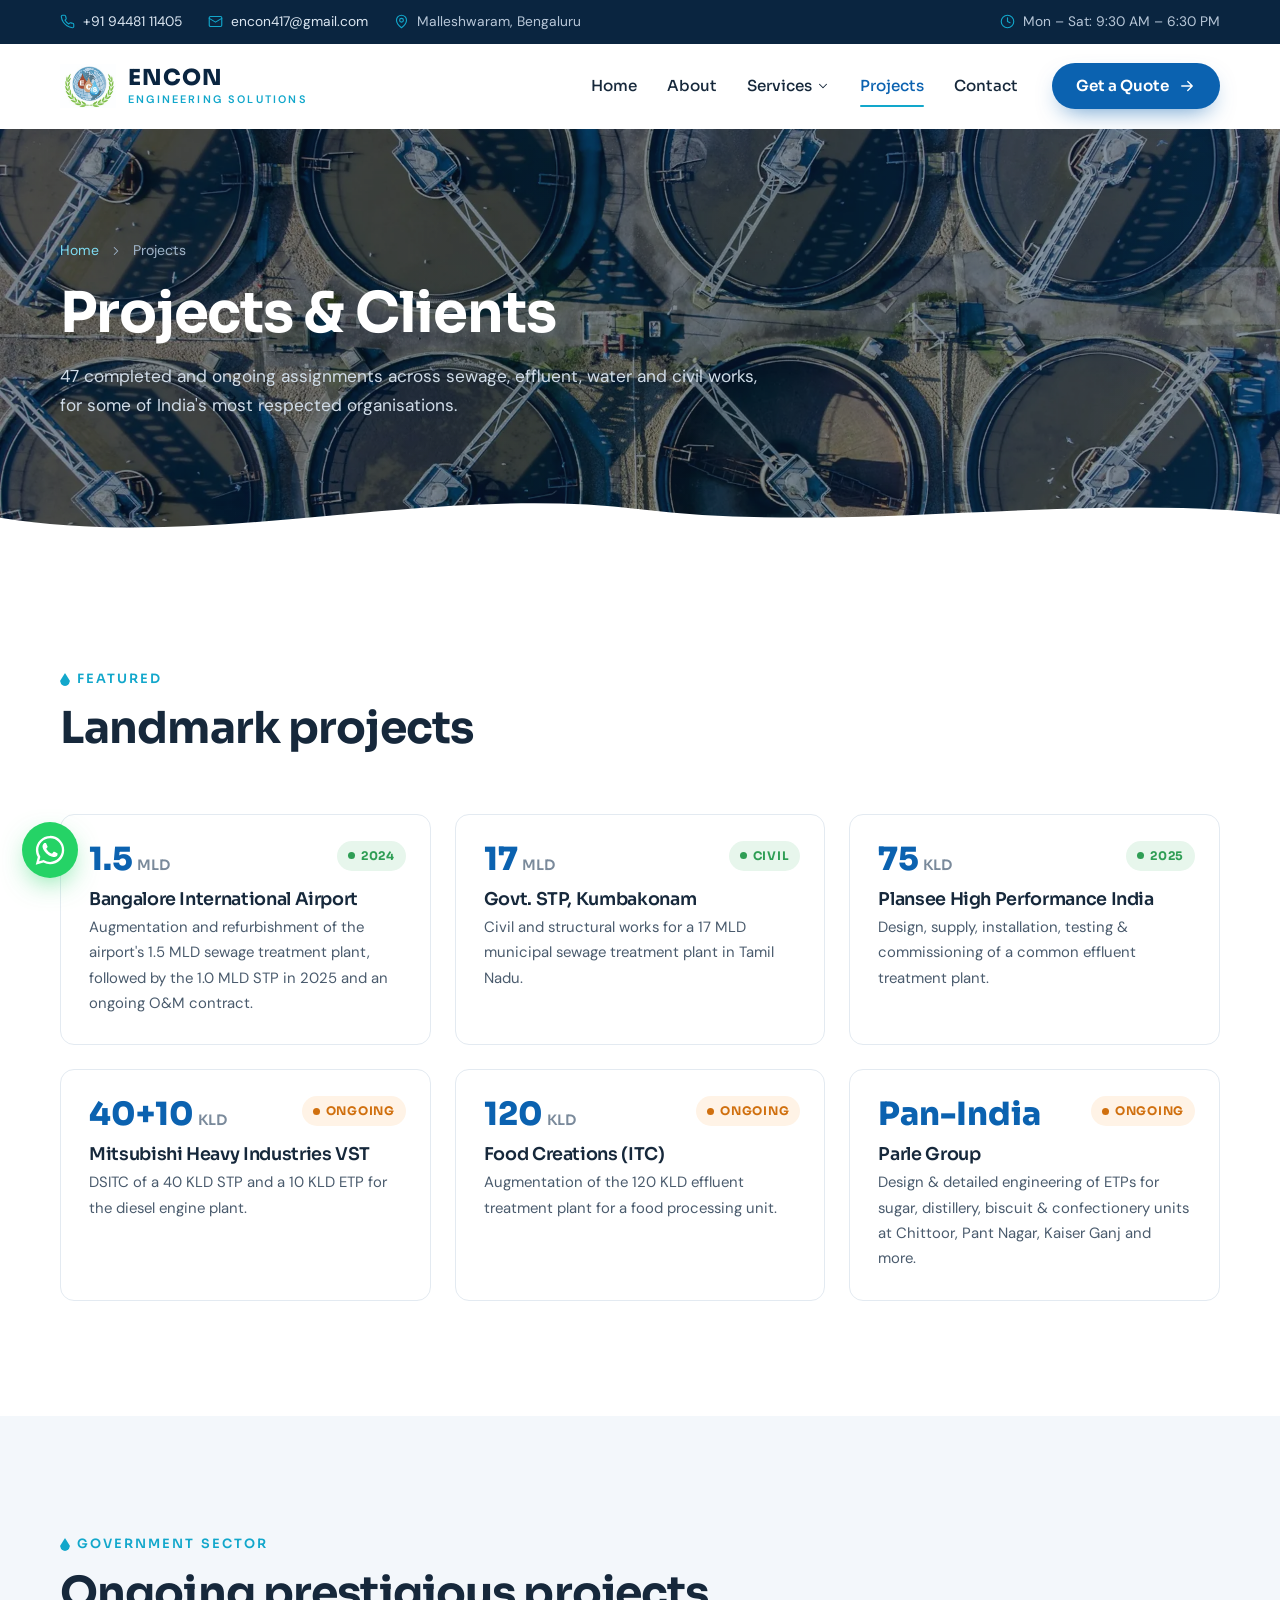
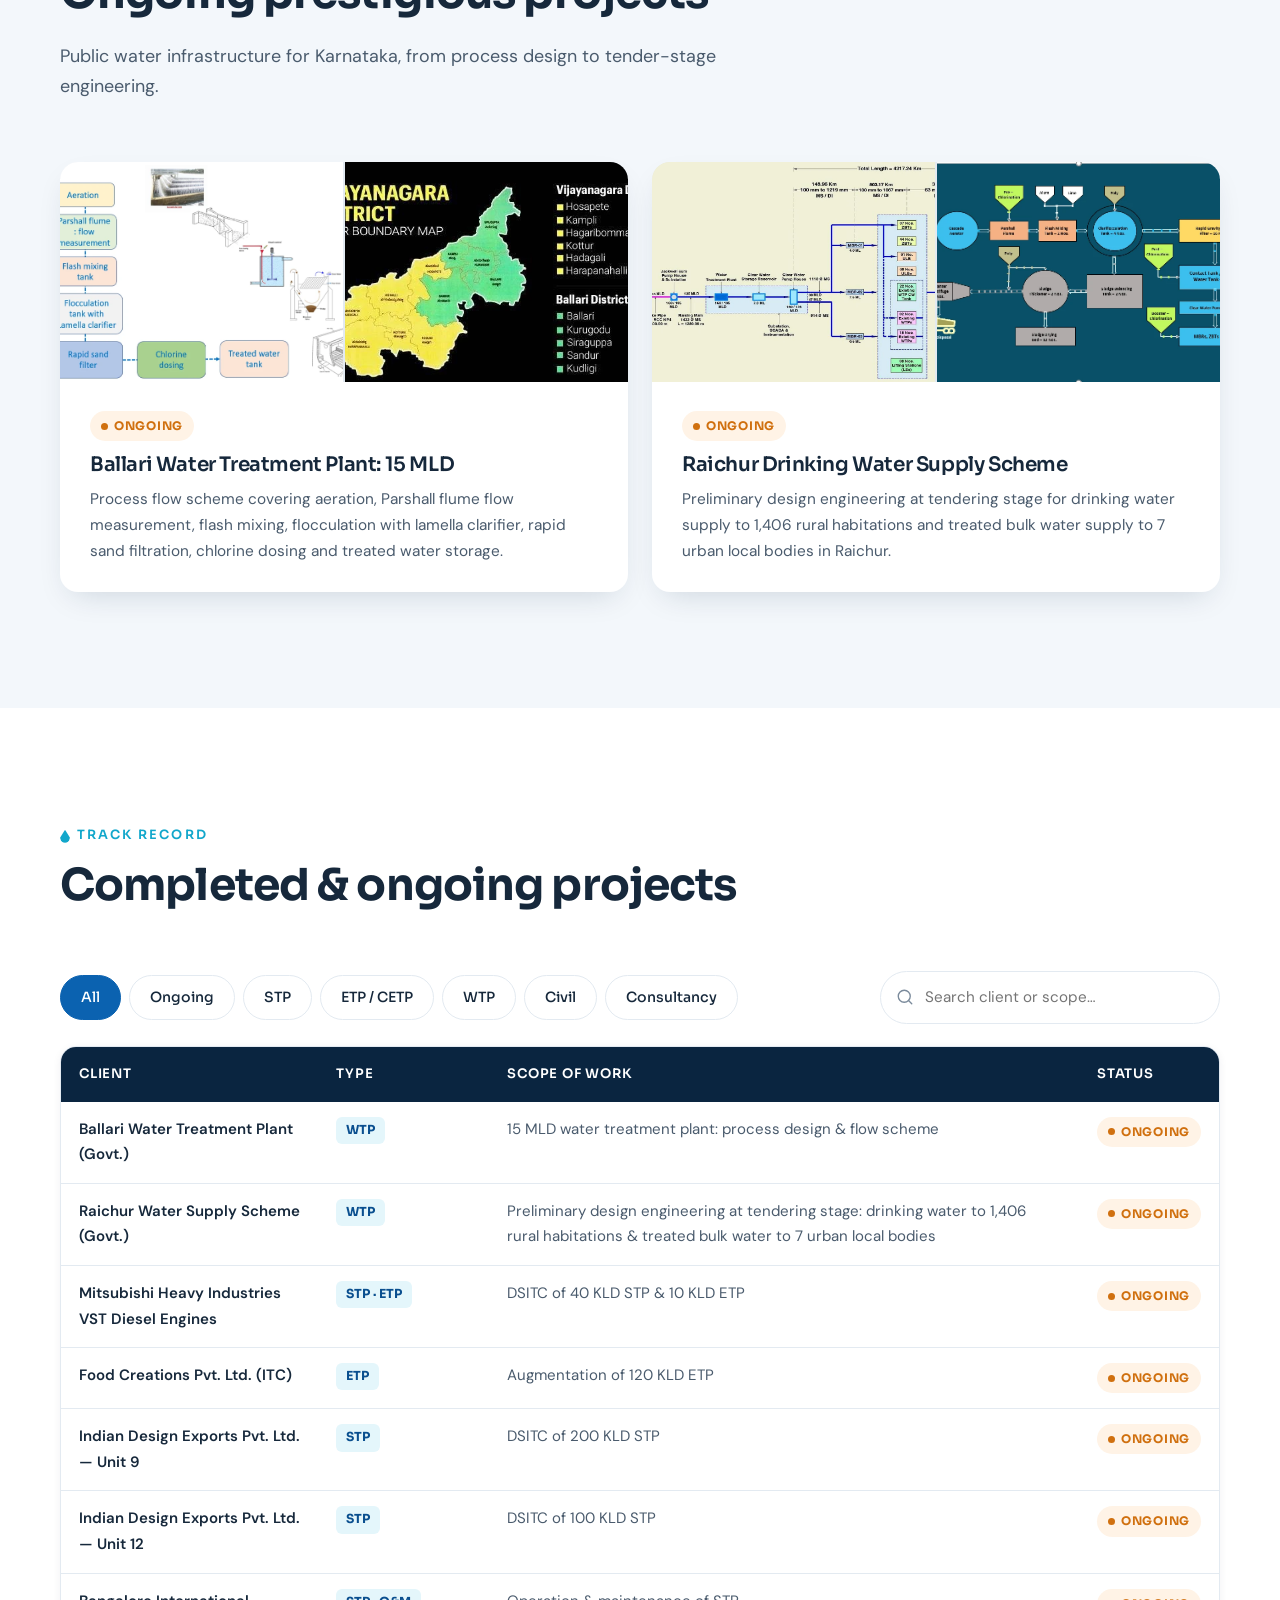
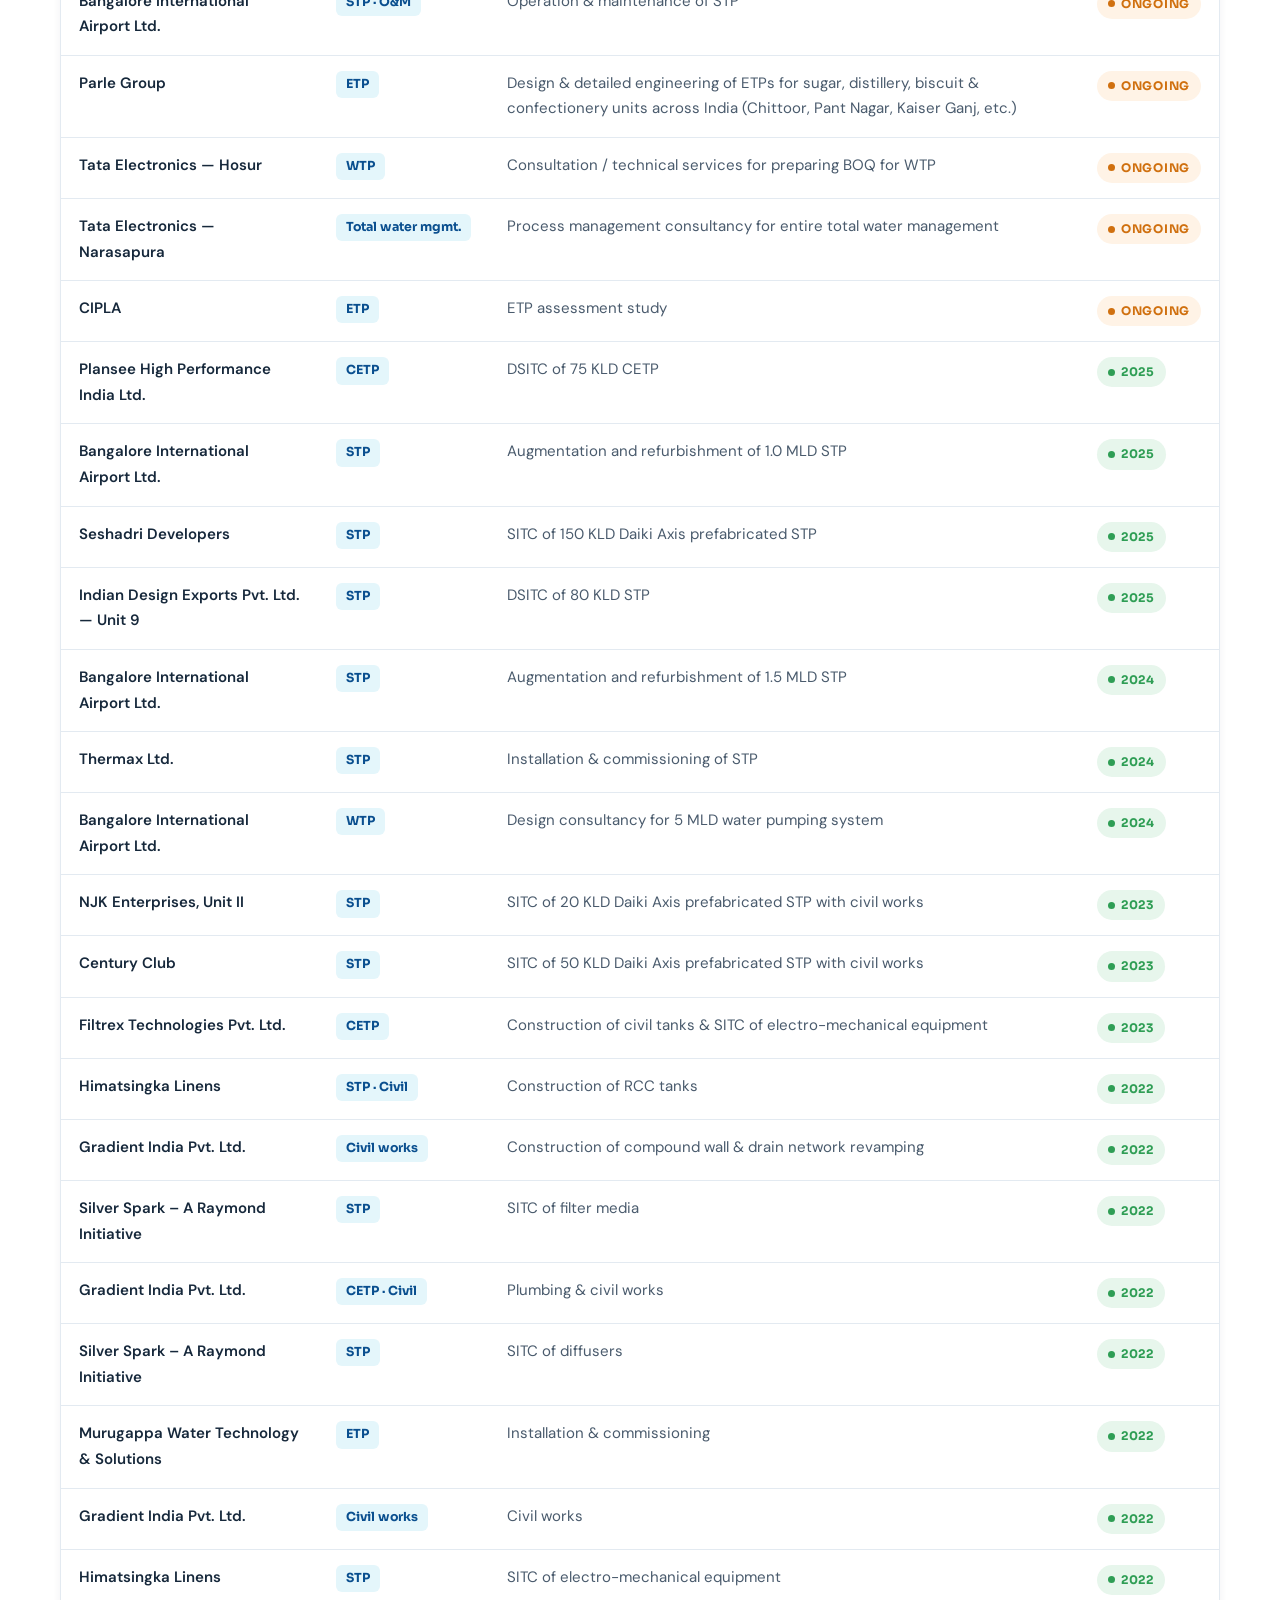
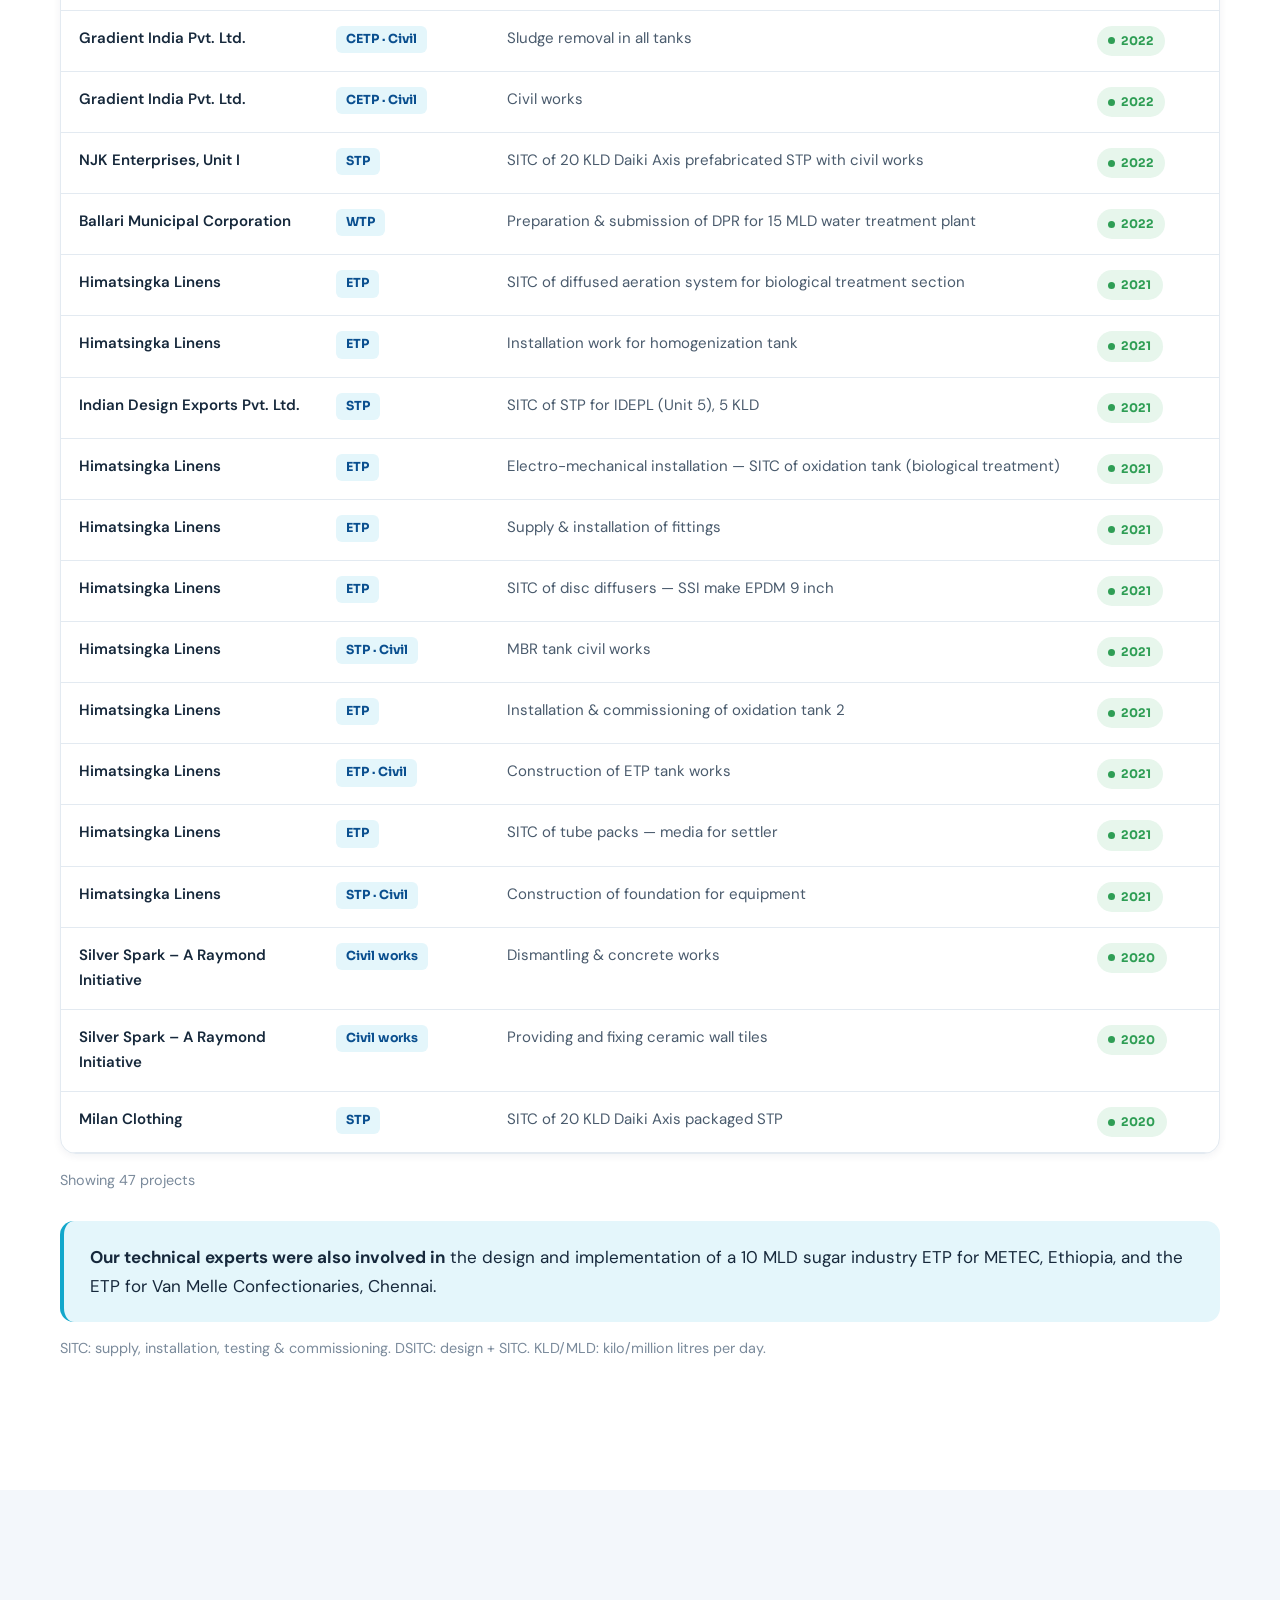
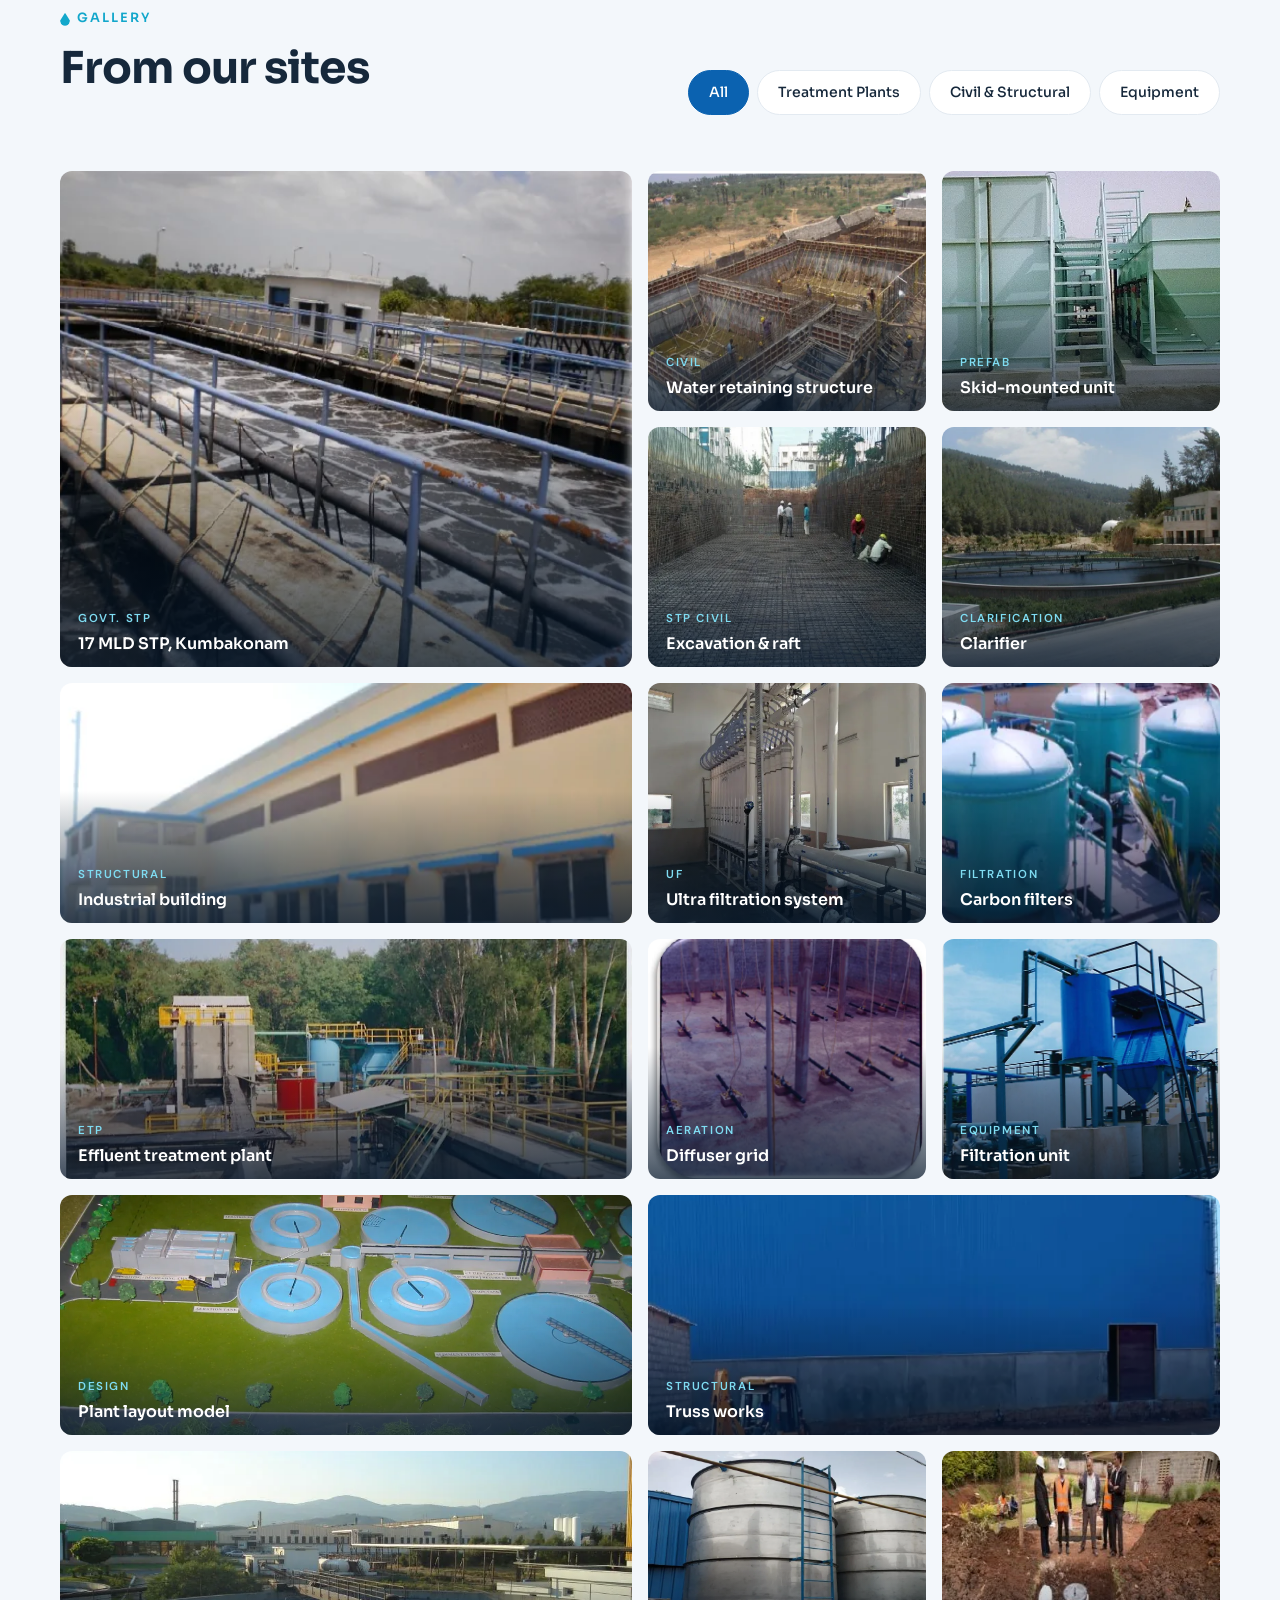
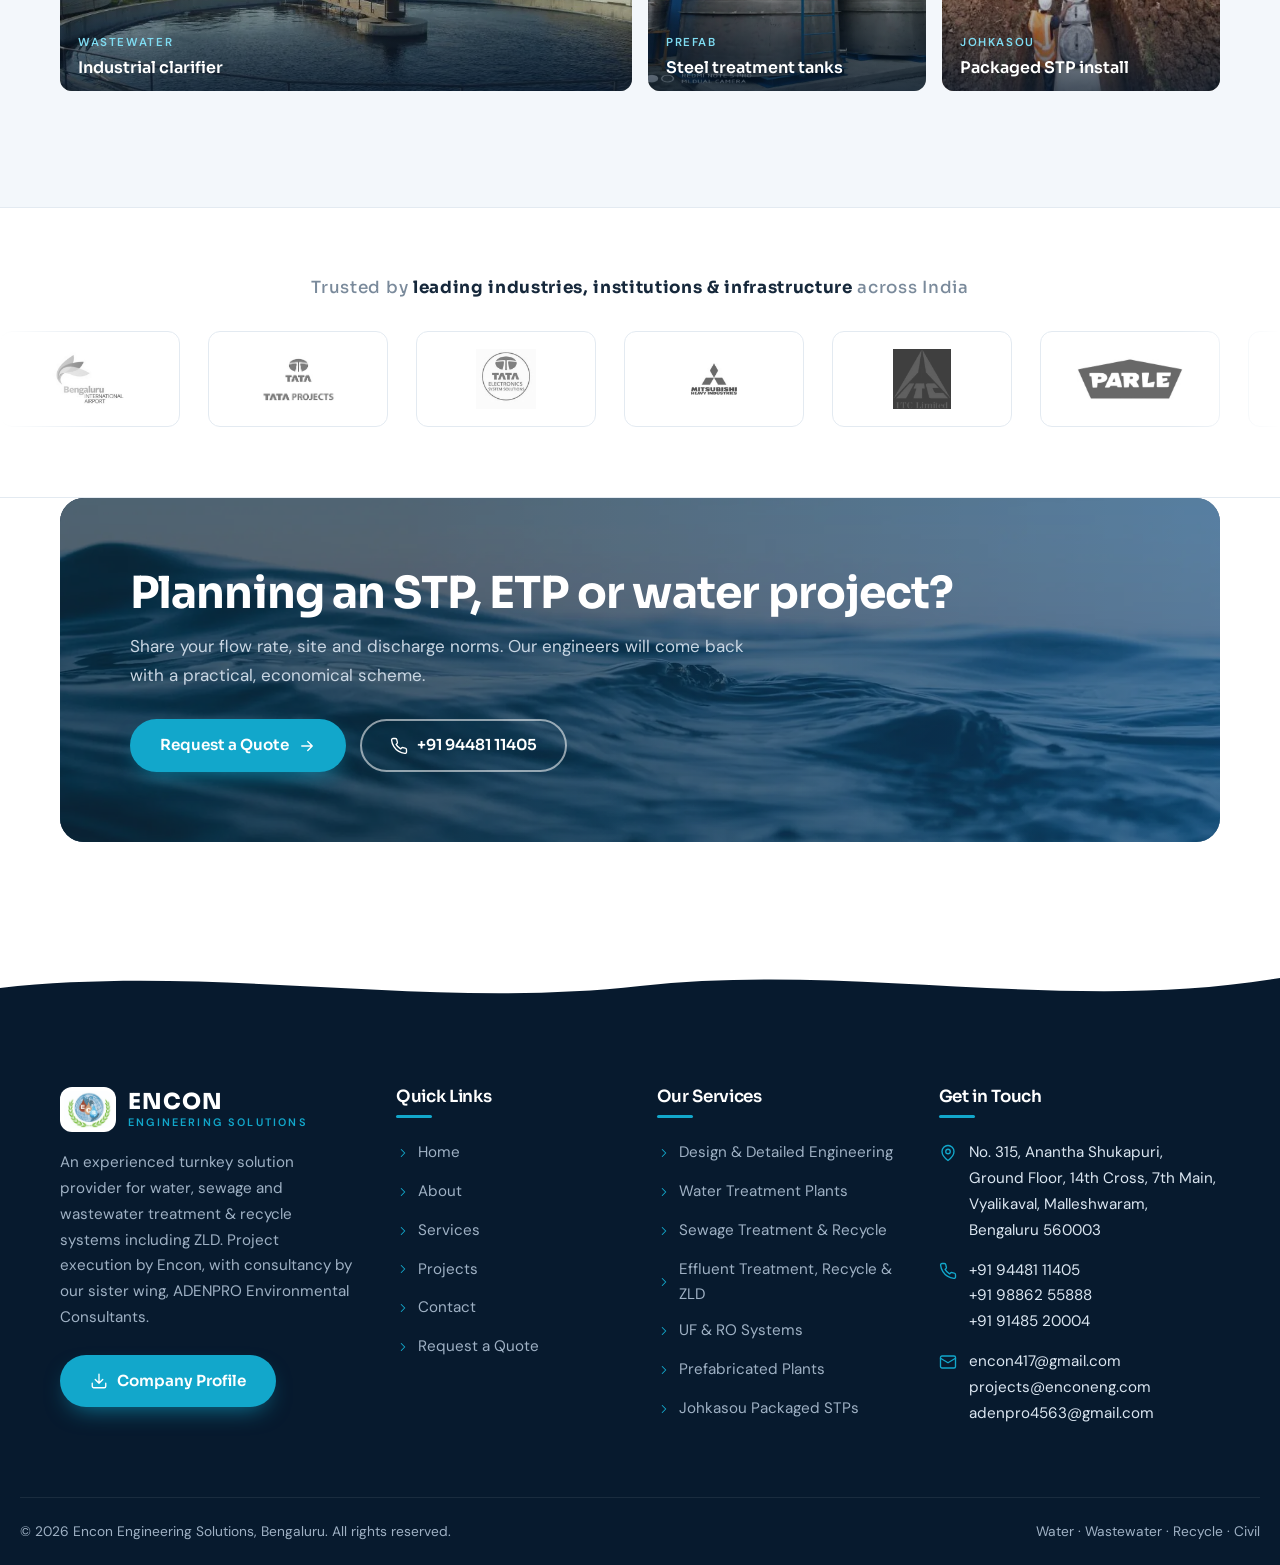
<file: site/projects.html>
<!DOCTYPE html>
<html lang="en">
<head>
<meta charset="utf-8">
<meta name="viewport" content="width=device-width, initial-scale=1">
<title>Projects &amp; Clients | Encon Engineering Solutions</title>
<meta name="description" content="Completed and ongoing STP, ETP, CETP, WTP and civil projects by Encon Engineering Solutions for Bangalore International Airport, Himatsingka, Thermax, ITC, Parle, Tata Electronics, CIPLA and more.">
<link rel="canonical" href="https://www.enconengineeringsolutions.com/projects.html">
<meta property="og:type" content="website">
<meta property="og:title" content="Projects &amp; Clients | Encon Engineering Solutions">
<meta property="og:description" content="Completed and ongoing STP, ETP, CETP, WTP and civil projects by Encon Engineering Solutions for Bangalore International Airport, Himatsingka, Thermax, ITC, Parle, Tata Electronics, CIPLA and more.">
<meta property="og:url" content="https://www.enconengineeringsolutions.com/projects.html">
<meta property="og:image" content="https://www.enconengineeringsolutions.com/assets/img/hero-campus.webp">
<meta name="theme-color" content="#0a2540">
<link rel="icon" type="image/png" href="assets/img/favicon.png">
<link rel="apple-touch-icon" href="assets/img/apple-touch-icon.png">
<link rel="preconnect" href="https://fonts.googleapis.com">
<link rel="preconnect" href="https://fonts.gstatic.com" crossorigin>
<link href="https://fonts.googleapis.com/css2?family=DM+Sans:opsz,wght@9..40,400;9..40,500;9..40,700&family=Sora:wght@500;600;700;800&display=swap" rel="stylesheet">
<link rel="stylesheet" href="assets/css/main.css">
<script>document.documentElement.classList.add('js')</script>

</head>
<body>
<a class="skip-link" href="#main">Skip to content</a>
<svg width="0" height="0" style="position:absolute" aria-hidden="true"><symbol id="i-phone" viewBox="0 0 24 24"><path d="M22 16.92v3a2 2 0 0 1-2.18 2 19.79 19.79 0 0 1-8.63-3.07 19.5 19.5 0 0 1-6-6 19.79 19.79 0 0 1-3.07-8.67A2 2 0 0 1 4.11 2h3a2 2 0 0 1 2 1.72c.13.96.36 1.9.7 2.81a2 2 0 0 1-.45 2.11L8.09 9.91a16 16 0 0 0 6 6l1.27-1.27a2 2 0 0 1 2.11-.45c.91.34 1.85.57 2.81.7A2 2 0 0 1 22 16.92z"/></symbol><symbol id="i-mail" viewBox="0 0 24 24"><rect x="2" y="4" width="20" height="16" rx="2"/><path d="m22 7-10 6L2 7"/></symbol><symbol id="i-pin" viewBox="0 0 24 24"><path d="M20 10c0 6-8 12-8 12s-8-6-8-12a8 8 0 0 1 16 0Z"/><circle cx="12" cy="10" r="3"/></symbol><symbol id="i-clock" viewBox="0 0 24 24"><circle cx="12" cy="12" r="10"/><path d="M12 6v6l4 2"/></symbol><symbol id="i-arrow" viewBox="0 0 24 24"><path d="M5 12h14M13 6l6 6-6 6"/></symbol><symbol id="i-down" viewBox="0 0 24 24"><path d="m6 9 6 6 6-6"/></symbol><symbol id="i-left" viewBox="0 0 24 24"><path d="m15 18-6-6 6-6"/></symbol><symbol id="i-right" viewBox="0 0 24 24"><path d="m9 18 6-6-6-6"/></symbol><symbol id="i-up" viewBox="0 0 24 24"><path d="m18 15-6-6-6 6"/></symbol><symbol id="i-x" viewBox="0 0 24 24"><path d="M18 6 6 18M6 6l12 12"/></symbol><symbol id="i-check" viewBox="0 0 24 24"><path d="M20 6 9 17l-5-5"/></symbol><symbol id="i-drop" viewBox="0 0 24 24"><path d="M12 2.7s-6.5 7.1-6.5 11.8a6.5 6.5 0 0 0 13 0C18.5 9.8 12 2.7 12 2.7z"/></symbol><symbol id="i-droplets" viewBox="0 0 24 24"><path d="M7 16.3c2.2 0 4-1.83 4-4.05 0-1.16-.57-2.26-1.71-3.19S7.29 6.75 7 5.3c-.29 1.45-1.14 2.84-2.29 3.76S3 11.1 3 12.25c0 2.22 1.8 4.05 4 4.05z"/><path d="M12.56 6.6A10.97 10.97 0 0 0 14 3.02c.5 2.5 2 4.9 4 6.5s3 3.5 3 5.5a6.98 6.98 0 0 1-11.91 4.97"/></symbol><symbol id="i-recycle" viewBox="0 0 24 24"><path d="M7 19H4.82a1.83 1.83 0 0 1-1.57-.88 1.79 1.79 0 0 1 0-1.78L7.2 9.5"/><path d="M11 19h8.2a1.83 1.83 0 0 0 1.56-.89 1.78 1.78 0 0 0 0-1.78l-1.23-2.12"/><path d="m14 16-3 3 3 3"/><path d="M8.29 13.6 7.2 9.5 3.1 10.6"/><path d="m9.34 5.81 1.1-1.89A1.83 1.83 0 0 1 11.99 3a1.78 1.78 0 0 1 1.54.89l3.94 6.84"/><path d="m13.38 9.63 4.1 1.1 1.1-4.1"/></symbol><symbol id="i-factory" viewBox="0 0 24 24"><path d="M2 20a2 2 0 0 0 2 2h16a2 2 0 0 0 2-2V8l-7 5V8l-7 5V4a2 2 0 0 0-2-2H4a2 2 0 0 0-2 2Z"/><path d="M17 18h1M12 18h1M7 18h1"/></symbol><symbol id="i-filter" viewBox="0 0 24 24"><path d="M22 3H2l8 9.46V19l4 2v-8.54L22 3z"/></symbol><symbol id="i-building" viewBox="0 0 24 24"><rect x="4" y="2" width="16" height="20" rx="2"/><path d="M9 22v-4h6v4M8 6h.01M16 6h.01M12 6h.01M12 10h.01M12 14h.01M16 10h.01M16 14h.01M8 10h.01M8 14h.01"/></symbol><symbol id="i-box" viewBox="0 0 24 24"><path d="M21 8a2 2 0 0 0-1-1.73l-7-4a2 2 0 0 0-2 0l-7 4A2 2 0 0 0 3 8v8a2 2 0 0 0 1 1.73l7 4a2 2 0 0 0 2 0l7-4A2 2 0 0 0 21 16Z"/><path d="m3.3 7 8.7 5 8.7-5M12 22V12"/></symbol><symbol id="i-ruler" viewBox="0 0 24 24"><path d="M21.3 15.3a2.4 2.4 0 0 1 0 3.4l-2.6 2.6a2.4 2.4 0 0 1-3.4 0L2.7 8.7a2.41 2.41 0 0 1 0-3.4l2.6-2.6a2.41 2.41 0 0 1 3.4 0Z"/><path d="m14.5 12.5 2-2M11.5 9.5l2-2M8.5 6.5l2-2M17.5 15.5l2-2"/></symbol><symbol id="i-wrench" viewBox="0 0 24 24"><path d="M14.7 6.3a1 1 0 0 0 0 1.4l1.6 1.6a1 1 0 0 0 1.4 0l3.77-3.77a6 6 0 0 1-7.94 7.94l-6.91 6.91a2.12 2.12 0 0 1-3-3l6.91-6.91a6 6 0 0 1 7.94-7.94l-3.76 3.76z"/></symbol><symbol id="i-truck" viewBox="0 0 24 24"><path d="M14 18V6a2 2 0 0 0-2-2H4a2 2 0 0 0-2 2v11a1 1 0 0 0 1 1h2M15 18H9M19 18h2a1 1 0 0 0 1-1v-3.65a1 1 0 0 0-.22-.62l-3.48-4.35A1 1 0 0 0 17.52 8H14"/><circle cx="17" cy="18" r="2"/><circle cx="7" cy="18" r="2"/></symbol><symbol id="i-hardhat" viewBox="0 0 24 24"><path d="M2 18a1 1 0 0 0 1 1h18a1 1 0 0 0 1-1v-2a1 1 0 0 0-1-1H3a1 1 0 0 0-1 1v2z"/><path d="M10 10V5a1 1 0 0 1 1-1h2a1 1 0 0 1 1 1v5M4 15v-3a6 6 0 0 1 6-6M14 6a6 6 0 0 1 6 6v3"/></symbol><symbol id="i-power" viewBox="0 0 24 24"><path d="M12 2v10"/><path d="M18.4 6.6a9 9 0 1 1-12.77.04"/></symbol><symbol id="i-search" viewBox="0 0 24 24"><circle cx="11" cy="11" r="8"/><path d="m21 21-4.3-4.3"/></symbol><symbol id="i-target" viewBox="0 0 24 24"><circle cx="12" cy="12" r="10"/><circle cx="12" cy="12" r="6"/><circle cx="12" cy="12" r="2"/></symbol><symbol id="i-flag" viewBox="0 0 24 24"><path d="M4 15s1-1 4-1 5 2 8 2 4-1 4-1V3s-1 1-4 1-5-2-8-2-4 1-4 1zM4 22v-7"/></symbol><symbol id="i-shield" viewBox="0 0 24 24"><path d="M20 13c0 5-3.5 7.5-7.66 8.95a1 1 0 0 1-.67-.01C7.5 20.5 4 18 4 13V6a1 1 0 0 1 1-1c2 0 4.5-1.2 6.24-2.72a1.17 1.17 0 0 1 1.52 0C14.51 3.81 17 5 19 5a1 1 0 0 1 1 1z"/><path d="m9 12 2 2 4-4"/></symbol><symbol id="i-users" viewBox="0 0 24 24"><path d="M16 21v-2a4 4 0 0 0-4-4H6a4 4 0 0 0-4 4v2"/><circle cx="9" cy="7" r="4"/><path d="M22 21v-2a4 4 0 0 0-3-3.87M16 3.13a4 4 0 0 1 0 7.75"/></symbol><symbol id="i-award" viewBox="0 0 24 24"><circle cx="12" cy="8" r="6"/><path d="M15.48 12.89 17 22l-5-3-5 3 1.52-9.11"/></symbol><symbol id="i-gauge" viewBox="0 0 24 24"><path d="m12 14 4-4"/><path d="M3.34 19a10 10 0 1 1 17.32 0"/></symbol><symbol id="i-layers" viewBox="0 0 24 24"><path d="M12.83 2.18a2 2 0 0 0-1.66 0L2.6 6.08a1 1 0 0 0 0 1.83l8.58 3.91a2 2 0 0 0 1.66 0l8.58-3.9a1 1 0 0 0 0-1.83Z"/><path d="m22 17.65-9.17 4.16a2 2 0 0 1-1.66 0L2 17.65M22 12.65l-9.17 4.16a2 2 0 0 1-1.66 0L2 12.65"/></symbol><symbol id="i-briefcase" viewBox="0 0 24 24"><rect width="20" height="14" x="2" y="7" rx="2"/><path d="M16 21V5a2 2 0 0 0-2-2h-4a2 2 0 0 0-2 2v16"/></symbol><symbol id="i-flask" viewBox="0 0 24 24"><path d="M9 3h6M10 9V3M14 9V3"/><path d="M10 9 4.5 19a1.5 1.5 0 0 0 1.3 2.2h12.4a1.5 1.5 0 0 0 1.3-2.2L14 9"/><path d="M7 15h10"/></symbol><symbol id="i-shirt" viewBox="0 0 24 24"><path d="M20.38 3.46 16 2a4 4 0 0 1-8 0L3.62 3.46a2 2 0 0 0-1.34 2.23l.58 3.47a1 1 0 0 0 .99.84H6v10c0 1.1.9 2 2 2h8a2 2 0 0 0 2-2V10h2.15a1 1 0 0 0 .99-.84l.58-3.47a2 2 0 0 0-1.34-2.23z"/></symbol><symbol id="i-wheat" viewBox="0 0 24 24"><path d="M2 22 16 8M3.47 12.53 5 11l1.53 1.53a3.5 3.5 0 0 1 0 4.94L5 19l-1.53-1.53a3.5 3.5 0 0 1 0-4.94ZM7.47 8.53 9 7l1.53 1.53a3.5 3.5 0 0 1 0 4.94L9 15l-1.53-1.53a3.5 3.5 0 0 1 0-4.94ZM11.47 4.53 13 3l1.53 1.53a3.5 3.5 0 0 1 0 4.94L13 11l-1.53-1.53a3.5 3.5 0 0 1 0-4.94Z"/><path d="M20 2h2v2a4 4 0 0 1-4 4h-2V6a4 4 0 0 1 4-4Z"/></symbol><symbol id="i-utensils" viewBox="0 0 24 24"><path d="M3 2v7c0 1.1.9 2 2 2h4a2 2 0 0 0 2-2V2M7 2v20M21 15V2a5 5 0 0 0-5 5v6c0 1.1.9 2 2 2h3Zm0 0v7"/></symbol><symbol id="i-car" viewBox="0 0 24 24"><path d="M19 17h2c.6 0 1-.4 1-1v-3c0-.9-.7-1.7-1.5-1.9C18.7 10.6 16 10 16 10s-1.3-1.4-2.2-2.3c-.5-.4-1.1-.7-1.8-.7H5c-.6 0-1.1.4-1.4.9l-1.4 2.9A3.7 3.7 0 0 0 2 12v4c0 .6.4 1 1 1h2"/><circle cx="7" cy="17" r="2"/><path d="M9 17h6"/><circle cx="17" cy="17" r="2"/></symbol><symbol id="i-cpu" viewBox="0 0 24 24"><rect width="16" height="16" x="4" y="4" rx="2"/><rect width="6" height="6" x="9" y="9" rx="1"/><path d="M15 2v2M15 20v2M2 15h2M2 9h2M20 15h2M20 9h2M9 2v2M9 20v2"/></symbol><symbol id="i-wine" viewBox="0 0 24 24"><path d="M8 22h8M7 10h10M12 15v7M12 15a5 5 0 0 0 5-5c0-2-.5-4-2-8H9c-1.5 4-2 6-2 8a5 5 0 0 0 5 5Z"/></symbol><symbol id="i-zap" viewBox="0 0 24 24"><path d="M4 14a1 1 0 0 1-.78-1.63l9.9-10.2a.5.5 0 0 1 .86.46l-1.92 6.02A1 1 0 0 0 13 10h7a1 1 0 0 1 .78 1.63l-9.9 10.2a.5.5 0 0 1-.86-.46l1.92-6.02A1 1 0 0 0 11 14z"/></symbol><symbol id="i-wind" viewBox="0 0 24 24"><path d="M17.7 7.7a2.5 2.5 0 1 1 1.8 4.3H2M9.6 4.6A2 2 0 1 1 11 8H2M12.6 19.4A2 2 0 1 0 14 16H2"/></symbol><symbol id="i-quote" viewBox="0 0 24 24"><path d="M3 21c3 0 7-1 7-8V5c0-1.25-.76-2.02-2-2H4c-1.25 0-2 .75-2 1.97V11c0 1.25.75 2 2 2 1 0 1 0 1 1v1c0 1-1 2-2 2s-1 0-1 1.03V20c0 1 0 1 1 1z"/><path d="M15 21c3 0 7-1 7-8V5c0-1.25-.76-2.02-2-2h-4c-1.25 0-2 .75-2 1.97V11c0 1.25.75 2 2 2h.75c0 2.25.25 4-2.75 4v3c0 1 0 1 1 1z"/></symbol><symbol id="i-star" viewBox="0 0 24 24"><path d="M12 2l3.09 6.26L22 9.27l-5 4.87 1.18 6.88L12 17.77l-6.18 3.25L7 14.14 2 9.27l6.91-1.01L12 2z"/></symbol><symbol id="i-download" viewBox="0 0 24 24"><path d="M21 15v4a2 2 0 0 1-2 2H5a2 2 0 0 1-2-2v-4M7 10l5 5 5-5M12 15V3"/></symbol><symbol id="i-home" viewBox="0 0 24 24"><path d="m3 9 9-7 9 7v11a2 2 0 0 1-2 2H5a2 2 0 0 1-2-2z"/><path d="M9 22V12h6v10"/></symbol><symbol id="i-umbrella" viewBox="0 0 24 24"><path d="M22 12a10 10 0 0 0-20 0Z"/><path d="M12 12v8a2 2 0 0 0 4 0M12 2v1"/></symbol><symbol id="i-hammer" viewBox="0 0 24 24"><path d="m15 12-8.37 8.37a1 1 0 1 1-3-3L12 9M18 15l4-4M21.5 11.5l-1.91-1.91A2 2 0 0 1 19 8.17V7l-2.26-2.26a6 6 0 0 0-4.2-1.76L9 2.96l.92.82A6.18 6.18 0 0 1 12 8.4V10l2 2h1.17a2 2 0 0 1 1.41.59L18.5 14.5"/></symbol><symbol id="i-file" viewBox="0 0 24 24"><path d="M15 2H6a2 2 0 0 0-2 2v16a2 2 0 0 0 2 2h12a2 2 0 0 0 2-2V7Z"/><path d="M14 2v4a2 2 0 0 0 2 2h4M10 9H8M16 13H8M16 17H8"/></symbol><symbol id="i-bulb" viewBox="0 0 24 24"><path d="M15 14c.2-1 .7-1.7 1.5-2.5 1-.9 1.5-2.2 1.5-3.5A6 6 0 0 0 6 8c0 1 .2 2.2 1.5 3.5.7.7 1.3 1.5 1.5 2.5M9 18h6M10 22h4"/></symbol><symbol id="i-leaf" viewBox="0 0 24 24"><path d="M11 20A7 7 0 0 1 9.8 6.1C15.5 5 17 4.48 19 2c1 2 2 4.18 2 8 0 5.5-4.78 10-10 10Z"/><path d="M2 21c0-3 1.85-5.36 5.08-6C9.5 14.52 12 13 13 12"/></symbol><symbol id="i-coins" viewBox="0 0 24 24"><circle cx="8" cy="8" r="6"/><path d="M18.09 10.37A6 6 0 1 1 10.34 18M7 6h1v4M16.71 13.88l.7.71-2.82 2.82"/></symbol></svg>
<div class="topbar">
  <div class="wrap">
    <ul>
      <li><svg class="icon" aria-hidden="true"><use href="#i-phone"/></svg><a href="tel:+919448111405">+91 94481 11405</a></li>
      <li class="hide-xs"><svg class="icon" aria-hidden="true"><use href="#i-mail"/></svg><a href="mailto:encon417@gmail.com">encon417@gmail.com</a></li>
      <li class="hide-sm"><svg class="icon" aria-hidden="true"><use href="#i-pin"/></svg>Malleshwaram, Bengaluru</li>
    </ul>
    <ul class="hide-sm"><li><svg class="icon" aria-hidden="true"><use href="#i-clock"/></svg>Mon – Sat: 9:30 AM – 6:30 PM</li></ul>
  </div>
</div>
<header class="header">
  <div class="wrap">
    <a class="brand" href="index.html" aria-label="Encon Engineering Solutions home">
      <img src="assets/img/logo-emblem.png" alt="" width="221" height="171">
      <span class="brand-text"><b>ENCON</b><small>Engineering Solutions</small></span>
    </a>
    <nav class="nav" aria-label="Main">
      <ul><li><a href="index.html">Home</a></li><li><a href="about.html">About</a></li><li class="has-drop"><a href="services.html">Services<svg class="icon caret" aria-hidden="true"><use href="#i-down"/></svg></a><ul class="dropdown"><li><a href="services.html#design"><svg class="icon" aria-hidden="true"><use href="#i-ruler"/></svg>Design & Detailed Engineering</a></li><li><a href="services.html#wtp"><svg class="icon" aria-hidden="true"><use href="#i-droplets"/></svg>Water Treatment Plants</a></li><li><a href="services.html#stp"><svg class="icon" aria-hidden="true"><use href="#i-recycle"/></svg>Sewage Treatment & Recycle</a></li><li><a href="services.html#etp"><svg class="icon" aria-hidden="true"><use href="#i-factory"/></svg>Effluent Treatment, Recycle & ZLD</a></li><li><a href="services.html#uf-ro"><svg class="icon" aria-hidden="true"><use href="#i-filter"/></svg>UF & RO Systems</a></li><li><a href="services.html#prefab"><svg class="icon" aria-hidden="true"><use href="#i-box"/></svg>Prefabricated Plants</a></li><li><a href="services.html#johkasou"><svg class="icon" aria-hidden="true"><use href="#i-home"/></svg>Johkasou Packaged STPs</a></li><li><a href="services.html#clarification"><svg class="icon" aria-hidden="true"><use href="#i-layers"/></svg>Clarifiers & Filters</a></li><li><a href="services.html#aeration"><svg class="icon" aria-hidden="true"><use href="#i-wind"/></svg>Aeration Systems</a></li><li><a href="services.html#chemicals"><svg class="icon" aria-hidden="true"><use href="#i-flask"/></svg>Chemical Treatment Program</a></li><li><a href="services.html#civil"><svg class="icon" aria-hidden="true"><use href="#i-building"/></svg>Civil & Structural Works</a></li><li><a href="services.html#om"><svg class="icon" aria-hidden="true"><use href="#i-wrench"/></svg>Augmentation, O&M & Consultancy</a></li></ul></li><li><a href="projects.html" aria-current="page">Projects</a></li><li><a href="contact.html">Contact</a></li></ul>
      <a class="btn btn-primary header-cta" href="contact.html#enquiry">Get a Quote <svg class="icon" aria-hidden="true"><use href="#i-arrow"/></svg></a>
    </nav>
    <button class="burger" aria-label="Menu" aria-expanded="false"><span></span></button>
  </div>
</header>
<main id="main">

<section class="banner">
  <img src="assets/img/hero-clarifiers.webp" alt="">
  <div class="wrap">
    <nav class="crumbs" aria-label="Breadcrumb"><a href="index.html">Home</a><svg class="icon" aria-hidden="true"><use href="#i-right"/></svg><span>Projects</span></nav>
    <h1>Projects &amp; Clients</h1>
    <p>47 completed and ongoing assignments across sewage, effluent, water and civil works, for some of India's most respected organisations.</p>
  </div>
  <div class="wave"><svg viewBox="0 0 1440 90" preserveAspectRatio="none"><path fill="#fff" d="M0,50C240,90 480,10 720,40C960,70 1200,20 1440,46V90H0Z"/></svg></div>
</section>

<section class="section">
  <div class="wrap">
    <div class="head reveal">
      <p class="eyebrow">Featured</p>
      <h2>Landmark projects</h2>
    </div>
    <div class="featured">
      <article class="fp reveal"><span class="status done">2024</span><div class="cap">1.5<small>MLD</small></div><h3>Bangalore International Airport</h3><p>Augmentation and refurbishment of the airport's 1.5 MLD sewage treatment plant, followed by the 1.0 MLD STP in 2025 and an ongoing O&amp;M contract.</p></article>
      <article class="fp reveal d1"><span class="status done">Civil</span><div class="cap">17<small>MLD</small></div><h3>Govt. STP, Kumbakonam</h3><p>Civil and structural works for a 17 MLD municipal sewage treatment plant in Tamil Nadu.</p></article>
      <article class="fp reveal d2"><span class="status done">2025</span><div class="cap">75<small>KLD</small></div><h3>Plansee High Performance India</h3><p>Design, supply, installation, testing &amp; commissioning of a common effluent treatment plant.</p></article>
      <article class="fp reveal"><span class="status live">Ongoing</span><div class="cap">40+10<small>KLD</small></div><h3>Mitsubishi Heavy Industries VST</h3><p>DSITC of a 40 KLD STP and a 10 KLD ETP for the diesel engine plant.</p></article>
      <article class="fp reveal d1"><span class="status live">Ongoing</span><div class="cap">120<small>KLD</small></div><h3>Food Creations (ITC)</h3><p>Augmentation of the 120 KLD effluent treatment plant for a food processing unit.</p></article>
      <article class="fp reveal d2"><span class="status live">Ongoing</span><div class="cap">Pan-India</div><h3>Parle Group</h3><p>Design &amp; detailed engineering of ETPs for sugar, distillery, biscuit &amp; confectionery units at Chittoor, Pant Nagar, Kaiser Ganj and more.</p></article>
    </div>
  </div>
</section>

<section class="section alt" id="government">
  <div class="wrap">
    <div class="head reveal">
      <p class="eyebrow">Government Sector</p>
      <h2>Ongoing prestigious projects</h2>
      <p class="lede">Public water infrastructure for Karnataka, from process design to tender-stage engineering.</p>
    </div>
    <div class="gov">
      <article class="gov-card reveal">
        <div class="imgs"><img src="assets/img/gov-ballari-scheme.webp" alt="Process flow scheme for the Ballari 15 MLD water treatment plant" data-zoom loading="lazy"><img src="assets/img/gov-ballari-map.webp" alt="Map of Ballari and Vijayanagara districts" data-zoom loading="lazy"></div>
        <div class="body"><span class="status live">Ongoing</span><h3>Ballari Water Treatment Plant: 15 MLD</h3><p>Process flow scheme covering aeration, Parshall flume flow measurement, flash mixing, flocculation with lamella clarifier, rapid sand filtration, chlorine dosing and treated water storage.</p></div>
      </article>
      <article class="gov-card reveal d1">
        <div class="imgs"><img src="assets/img/gov-raichur-scheme.webp" alt="Bulk water supply scheme for Raichur" data-zoom loading="lazy"><img src="assets/img/gov-raichur-wtp.webp" alt="Suggested water treatment scheme for Raichur" data-zoom loading="lazy"></div>
        <div class="body"><span class="status live">Ongoing</span><h3>Raichur Drinking Water Supply Scheme</h3><p>Preliminary design engineering at tendering stage for drinking water supply to 1,406 rural habitations and treated bulk water supply to 7 urban local bodies in Raichur.</p></div>
      </article>
    </div>
  </div>
</section>

<section class="section" id="list">
  <div class="wrap">
    <div class="head reveal">
      <p class="eyebrow">Track Record</p>
      <h2>Completed &amp; ongoing projects</h2>
    </div>
    <div class="toolbar">
      <div class="filters" data-target="#ptable" role="group" aria-label="Filter by type">
        <button aria-pressed="true" data-filter="all">All</button>
        <button aria-pressed="false" data-filter="ongoing">Ongoing</button>
        <button aria-pressed="false" data-filter="stp">STP</button>
        <button aria-pressed="false" data-filter="etp">ETP / CETP</button>
        <button aria-pressed="false" data-filter="wtp">WTP</button>
        <button aria-pressed="false" data-filter="civil">Civil</button>
        <button aria-pressed="false" data-filter="consult">Consultancy</button>
      </div>
      <div class="search"><svg class="icon" aria-hidden="true"><use href="#i-search"/></svg><input id="project-search" type="search" aria-label="Search projects" placeholder="Search client or scope…" data-target="#ptable"></div>
    </div>
    <div class="table-wrap">
      <table>
        <thead><tr><th scope="col">Client</th><th scope="col">Type</th><th scope="col">Scope of work</th><th scope="col">Status</th></tr></thead>
        <tbody id="ptable">
<tr data-cat="wtp consult ongoing "><td>Ballari Water Treatment Plant (Govt.)</td><td><span class="type">WTP</span></td><td>15 MLD water treatment plant: process design &amp; flow scheme</td><td><span class="status live">Ongoing</span></td></tr>
<tr data-cat="wtp consult ongoing "><td>Raichur Water Supply Scheme (Govt.)</td><td><span class="type">WTP</span></td><td>Preliminary design engineering at tendering stage: drinking water to 1,406 rural habitations &amp; treated bulk water to 7 urban local bodies</td><td><span class="status live">Ongoing</span></td></tr>
<tr data-cat="stp etp ongoing "><td>Mitsubishi Heavy Industries VST Diesel Engines</td><td><span class="type">STP · ETP</span></td><td>DSITC of 40 KLD STP &amp; 10 KLD ETP</td><td><span class="status live">Ongoing</span></td></tr>
<tr data-cat="etp ongoing "><td>Food Creations Pvt. Ltd. (ITC)</td><td><span class="type">ETP</span></td><td>Augmentation of 120 KLD ETP</td><td><span class="status live">Ongoing</span></td></tr>
<tr data-cat="stp ongoing "><td>Indian Design Exports Pvt. Ltd. — Unit 9</td><td><span class="type">STP</span></td><td>DSITC of 200 KLD STP</td><td><span class="status live">Ongoing</span></td></tr>
<tr data-cat="stp ongoing "><td>Indian Design Exports Pvt. Ltd. — Unit 12</td><td><span class="type">STP</span></td><td>DSITC of 100 KLD STP</td><td><span class="status live">Ongoing</span></td></tr>
<tr data-cat="stp ongoing "><td>Bangalore International Airport Ltd.</td><td><span class="type">STP · O&amp;M</span></td><td>Operation &amp; maintenance of STP</td><td><span class="status live">Ongoing</span></td></tr>
<tr data-cat="etp consult ongoing "><td>Parle Group</td><td><span class="type">ETP</span></td><td>Design &amp; detailed engineering of ETPs for sugar, distillery, biscuit &amp; confectionery units across India (Chittoor, Pant Nagar, Kaiser Ganj, etc.)</td><td><span class="status live">Ongoing</span></td></tr>
<tr data-cat="wtp consult ongoing "><td>Tata Electronics — Hosur</td><td><span class="type">WTP</span></td><td>Consultation / technical services for preparing BOQ for WTP</td><td><span class="status live">Ongoing</span></td></tr>
<tr data-cat="wtp consult ongoing "><td>Tata Electronics — Narasapura</td><td><span class="type">Total water mgmt.</span></td><td>Process management consultancy for entire total water management</td><td><span class="status live">Ongoing</span></td></tr>
<tr data-cat="etp consult ongoing "><td>CIPLA</td><td><span class="type">ETP</span></td><td>ETP assessment study</td><td><span class="status live">Ongoing</span></td></tr>
<tr data-cat="etp done"><td>Plansee High Performance India Ltd.</td><td><span class="type">CETP</span></td><td>DSITC of 75 KLD CETP</td><td><span class="status done">2025</span></td></tr>
<tr data-cat="stp done"><td>Bangalore International Airport Ltd.</td><td><span class="type">STP</span></td><td>Augmentation and refurbishment of 1.0 MLD STP</td><td><span class="status done">2025</span></td></tr>
<tr data-cat="stp done"><td>Seshadri Developers</td><td><span class="type">STP</span></td><td>SITC of 150 KLD Daiki Axis prefabricated STP</td><td><span class="status done">2025</span></td></tr>
<tr data-cat="stp done"><td>Indian Design Exports Pvt. Ltd. — Unit 9</td><td><span class="type">STP</span></td><td>DSITC of 80 KLD STP</td><td><span class="status done">2025</span></td></tr>
<tr data-cat="stp done"><td>Bangalore International Airport Ltd.</td><td><span class="type">STP</span></td><td>Augmentation and refurbishment of 1.5 MLD STP</td><td><span class="status done">2024</span></td></tr>
<tr data-cat="stp done"><td>Thermax Ltd.</td><td><span class="type">STP</span></td><td>Installation &amp; commissioning of STP</td><td><span class="status done">2024</span></td></tr>
<tr data-cat="wtp consult done"><td>Bangalore International Airport Ltd.</td><td><span class="type">WTP</span></td><td>Design consultancy for 5 MLD water pumping system</td><td><span class="status done">2024</span></td></tr>
<tr data-cat="stp done"><td>NJK Enterprises, Unit II</td><td><span class="type">STP</span></td><td>SITC of 20 KLD Daiki Axis prefabricated STP with civil works</td><td><span class="status done">2023</span></td></tr>
<tr data-cat="stp done"><td>Century Club</td><td><span class="type">STP</span></td><td>SITC of 50 KLD Daiki Axis prefabricated STP with civil works</td><td><span class="status done">2023</span></td></tr>
<tr data-cat="etp civil done"><td>Filtrex Technologies Pvt. Ltd.</td><td><span class="type">CETP</span></td><td>Construction of civil tanks &amp; SITC of electro-mechanical equipment</td><td><span class="status done">2023</span></td></tr>
<tr data-cat="stp civil done"><td>Himatsingka Linens</td><td><span class="type">STP · Civil</span></td><td>Construction of RCC tanks</td><td><span class="status done">2022</span></td></tr>
<tr data-cat="civil done"><td>Gradient India Pvt. Ltd.</td><td><span class="type">Civil works</span></td><td>Construction of compound wall &amp; drain network revamping</td><td><span class="status done">2022</span></td></tr>
<tr data-cat="stp done"><td>Silver Spark – A Raymond Initiative</td><td><span class="type">STP</span></td><td>SITC of filter media</td><td><span class="status done">2022</span></td></tr>
<tr data-cat="etp civil done"><td>Gradient India Pvt. Ltd.</td><td><span class="type">CETP · Civil</span></td><td>Plumbing &amp; civil works</td><td><span class="status done">2022</span></td></tr>
<tr data-cat="stp done"><td>Silver Spark – A Raymond Initiative</td><td><span class="type">STP</span></td><td>SITC of diffusers</td><td><span class="status done">2022</span></td></tr>
<tr data-cat="etp done"><td>Murugappa Water Technology &amp; Solutions</td><td><span class="type">ETP</span></td><td>Installation &amp; commissioning</td><td><span class="status done">2022</span></td></tr>
<tr data-cat="civil done"><td>Gradient India Pvt. Ltd.</td><td><span class="type">Civil works</span></td><td>Civil works</td><td><span class="status done">2022</span></td></tr>
<tr data-cat="stp done"><td>Himatsingka Linens</td><td><span class="type">STP</span></td><td>SITC of electro-mechanical equipment</td><td><span class="status done">2022</span></td></tr>
<tr data-cat="etp civil done"><td>Gradient India Pvt. Ltd.</td><td><span class="type">CETP · Civil</span></td><td>Sludge removal in all tanks</td><td><span class="status done">2022</span></td></tr>
<tr data-cat="etp civil done"><td>Gradient India Pvt. Ltd.</td><td><span class="type">CETP · Civil</span></td><td>Civil works</td><td><span class="status done">2022</span></td></tr>
<tr data-cat="stp done"><td>NJK Enterprises, Unit I</td><td><span class="type">STP</span></td><td>SITC of 20 KLD Daiki Axis prefabricated STP with civil works</td><td><span class="status done">2022</span></td></tr>
<tr data-cat="wtp consult done"><td>Ballari Municipal Corporation</td><td><span class="type">WTP</span></td><td>Preparation &amp; submission of DPR for 15 MLD water treatment plant</td><td><span class="status done">2022</span></td></tr>
<tr data-cat="etp done"><td>Himatsingka Linens</td><td><span class="type">ETP</span></td><td>SITC of diffused aeration system for biological treatment section</td><td><span class="status done">2021</span></td></tr>
<tr data-cat="etp done"><td>Himatsingka Linens</td><td><span class="type">ETP</span></td><td>Installation work for homogenization tank</td><td><span class="status done">2021</span></td></tr>
<tr data-cat="stp done"><td>Indian Design Exports Pvt. Ltd.</td><td><span class="type">STP</span></td><td>SITC of STP for IDEPL (Unit 5), 5 KLD</td><td><span class="status done">2021</span></td></tr>
<tr data-cat="etp done"><td>Himatsingka Linens</td><td><span class="type">ETP</span></td><td>Electro-mechanical installation — SITC of oxidation tank (biological treatment)</td><td><span class="status done">2021</span></td></tr>
<tr data-cat="etp done"><td>Himatsingka Linens</td><td><span class="type">ETP</span></td><td>Supply &amp; installation of fittings</td><td><span class="status done">2021</span></td></tr>
<tr data-cat="etp done"><td>Himatsingka Linens</td><td><span class="type">ETP</span></td><td>SITC of disc diffusers — SSI make EPDM 9 inch</td><td><span class="status done">2021</span></td></tr>
<tr data-cat="stp civil done"><td>Himatsingka Linens</td><td><span class="type">STP · Civil</span></td><td>MBR tank civil works</td><td><span class="status done">2021</span></td></tr>
<tr data-cat="etp done"><td>Himatsingka Linens</td><td><span class="type">ETP</span></td><td>Installation &amp; commissioning of oxidation tank 2</td><td><span class="status done">2021</span></td></tr>
<tr data-cat="etp civil done"><td>Himatsingka Linens</td><td><span class="type">ETP · Civil</span></td><td>Construction of ETP tank works</td><td><span class="status done">2021</span></td></tr>
<tr data-cat="etp done"><td>Himatsingka Linens</td><td><span class="type">ETP</span></td><td>SITC of tube packs — media for settler</td><td><span class="status done">2021</span></td></tr>
<tr data-cat="stp civil done"><td>Himatsingka Linens</td><td><span class="type">STP · Civil</span></td><td>Construction of foundation for equipment</td><td><span class="status done">2021</span></td></tr>
<tr data-cat="civil done"><td>Silver Spark – A Raymond Initiative</td><td><span class="type">Civil works</span></td><td>Dismantling &amp; concrete works</td><td><span class="status done">2020</span></td></tr>
<tr data-cat="civil done"><td>Silver Spark – A Raymond Initiative</td><td><span class="type">Civil works</span></td><td>Providing and fixing ceramic wall tiles</td><td><span class="status done">2020</span></td></tr>
<tr data-cat="stp done"><td>Milan Clothing</td><td><span class="type">STP</span></td><td>SITC of 20 KLD Daiki Axis packaged STP</td><td><span class="status done">2020</span></td></tr>
        </tbody>
      </table>
    </div>
    <p class="count-note" data-count-for="#ptable" aria-live="polite">Showing 47 projects</p>
    <div class="also"><p><b>Our technical experts were also involved in</b> the design and implementation of a 10 MLD sugar industry ETP for METEC, Ethiopia, and the ETP for Van Melle Confectionaries, Chennai.</p></div>
    <p class="count-note">SITC: supply, installation, testing &amp; commissioning. DSITC: design + SITC. KLD/MLD: kilo/million litres per day.</p>
  </div>
</section>

<section class="section alt">
  <div class="wrap">
    <div class="head-row">
      <div class="head reveal">
        <p class="eyebrow">Gallery</p>
        <h2>From our sites</h2>
      </div>
      <div class="filters reveal" data-target="#gallery" role="group" aria-label="Filter photos">
        <button aria-pressed="true" data-filter="all">All</button>
        <button aria-pressed="false" data-filter="treatment">Treatment Plants</button>
        <button aria-pressed="false" data-filter="civil">Civil &amp; Structural</button>
        <button aria-pressed="false" data-filter="equipment">Equipment</button>
      </div>
    </div>
    <div class="gallery" id="gallery">
      <figure class="g-item wide tall" data-cat="treatment" data-zoom><img src="assets/img/p-kumbakonam-2.webp" alt="17 MLD Government STP, Kumbakonam" loading="lazy"><figcaption><small>Govt. STP</small><b>17 MLD STP, Kumbakonam</b></figcaption></figure>
      <figure class="g-item" data-cat="civil" data-zoom><img src="assets/img/p-wrs-build.webp" alt="Water retaining structure under construction" loading="lazy"><figcaption><small>Civil</small><b>Water retaining structure</b></figcaption></figure>
      <figure class="g-item" data-cat="equipment" data-zoom><img src="assets/img/p-prefab.webp" alt="Prefabricated skid-mounted plant" loading="lazy"><figcaption><small>Prefab</small><b>Skid-mounted unit</b></figcaption></figure>
      <figure class="g-item" data-cat="civil" data-zoom><img src="assets/img/p-stp-excav.webp" alt="STP excavation" loading="lazy"><figcaption><small>STP civil</small><b>Excavation &amp; raft</b></figcaption></figure>
      <figure class="g-item" data-cat="treatment" data-zoom><img src="assets/img/p-clarifier-hills.webp" alt="Clarifier at a hillside plant" loading="lazy"><figcaption><small>Clarification</small><b>Clarifier</b></figcaption></figure>
      <figure class="g-item wide" data-cat="civil" data-zoom><img src="assets/img/p-shed.webp" alt="Industrial building" loading="lazy"><figcaption><small>Structural</small><b>Industrial building</b></figcaption></figure>
      <figure class="g-item" data-cat="equipment" data-zoom><img src="assets/img/p-uf.webp" alt="UF system" loading="lazy"><figcaption><small>UF</small><b>Ultra filtration system</b></figcaption></figure>
      <figure class="g-item" data-cat="equipment" data-zoom><img src="assets/img/p-acf.webp" alt="Activated carbon filters" loading="lazy"><figcaption><small>Filtration</small><b>Carbon filters</b></figcaption></figure>
      <figure class="g-item wide" data-cat="treatment" data-zoom><img src="assets/img/p-plant.webp" alt="Effluent treatment plant" loading="lazy"><figcaption><small>ETP</small><b>Effluent treatment plant</b></figcaption></figure>
      <figure class="g-item" data-cat="treatment" data-zoom><img src="assets/img/p-diffuser-grid.webp" alt="Diffuser grid" loading="lazy"><figcaption><small>Aeration</small><b>Diffuser grid</b></figcaption></figure>
      <figure class="g-item" data-cat="equipment" data-zoom><img src="assets/img/p-filter-blue.webp" alt="Filtration unit" loading="lazy"><figcaption><small>Equipment</small><b>Filtration unit</b></figcaption></figure>
      <figure class="g-item wide" data-cat="treatment" data-zoom><img src="assets/img/p-model.webp" alt="Scale model of a treatment plant layout" loading="lazy"><figcaption><small>Design</small><b>Plant layout model</b></figcaption></figure>
      <figure class="g-item wide" data-cat="civil" data-zoom><img src="assets/img/p-truss-blue.webp" alt="Truss shed" loading="lazy"><figcaption><small>Structural</small><b>Truss works</b></figcaption></figure>
      <figure class="g-item wide" data-cat="treatment" data-zoom><img src="assets/img/p-ww-clarifier.webp" alt="Large clarifier at an industrial wastewater plant" loading="lazy"><figcaption><small>Wastewater</small><b>Industrial clarifier</b></figcaption></figure>
      <figure class="g-item" data-cat="equipment" data-zoom><img src="assets/img/p-prefab-steel.webp" alt="Prefabricated steel treatment tanks" loading="lazy"><figcaption><small>Prefab</small><b>Steel treatment tanks</b></figcaption></figure>
      <figure class="g-item" data-cat="equipment" data-zoom><img src="assets/img/jk-install.webp" alt="Johkasou packaged STP being installed" loading="lazy"><figcaption><small>Johkasou</small><b>Packaged STP install</b></figcaption></figure>
    </div>
  </div>
</section>

<section class="clients" aria-labelledby="clients-h">
  <h2 id="clients-h">Trusted by <b>leading industries, institutions &amp; infrastructure</b> across India</h2>
  <div class="marquee"><div class="marquee-track"><div class="logo-tile"><img src="assets/img/clients/bial.webp" alt="Bengaluru International Airport" loading="lazy"></div><div class="logo-tile"><img src="assets/img/clients/tata-projects.webp" alt="Tata Projects" loading="lazy"></div><div class="logo-tile"><img src="assets/img/clients/tata-electronics.webp" alt="Tata Electronics" loading="lazy"></div><div class="logo-tile"><img src="assets/img/clients/mhi.webp" alt="Mitsubishi Heavy Industries" loading="lazy"></div><div class="logo-tile"><img src="assets/img/clients/itc.webp" alt="ITC Limited" loading="lazy"></div><div class="logo-tile"><img src="assets/img/clients/parle.webp" alt="Parle" loading="lazy"></div><div class="logo-tile"><img src="assets/img/clients/nalco.webp" alt="NALCO, an Ecolab company" loading="lazy"></div><div class="logo-tile"><img src="assets/img/clients/sobha.webp" alt="Sobha" loading="lazy"></div><div class="logo-tile"><img src="assets/img/clients/hiranandani.webp" alt="House of Hiranandani" loading="lazy"></div><div class="logo-tile"><img src="assets/img/clients/ncc.webp" alt="NCC" loading="lazy"></div><div class="logo-tile"><img src="assets/img/clients/salarpuria-sattva.webp" alt="Salarpuria Sattva" loading="lazy"></div><div class="logo-tile"><img src="assets/img/clients/bagmane.webp" alt="Bagmane" loading="lazy"></div><div class="logo-tile"><img src="assets/img/clients/raymond.webp" alt="Raymond" loading="lazy"></div><div class="logo-tile"><img src="assets/img/clients/himatsingka.webp" alt="Himatsingka" loading="lazy"></div><div class="logo-tile"><img src="assets/img/clients/plansee.webp" alt="Plansee" loading="lazy"></div><div class="logo-tile"><img src="assets/img/clients/solenis.webp" alt="Solenis" loading="lazy"></div><div class="logo-tile"><img src="assets/img/clients/id.webp" alt="Indian Design Exports" loading="lazy"></div><div class="logo-tile"><img src="assets/img/clients/filtrex.webp" alt="Filtrex Technologies" loading="lazy"></div><div class="logo-tile"><img src="assets/img/clients/cwd.webp" alt="Clear Water Dynamics" loading="lazy"></div><div class="logo-tile"><img src="assets/img/clients/eit.webp" alt="EIT" loading="lazy"></div><div class="logo-tile"><img src="assets/img/clients/manipal.webp" alt="Manipal Global" loading="lazy"></div><div class="logo-tile"><img src="assets/img/clients/narayana.webp" alt="The Narayana Group" loading="lazy"></div><div class="logo-tile"><img src="assets/img/clients/elixer.webp" alt="Elixer" loading="lazy"></div><div class="logo-tile"><img src="assets/img/clients/century-club.webp" alt="Century Club" loading="lazy"></div><div class="logo-tile word">Thermax</div><div class="logo-tile word">CIPLA</div><div class="logo-tile word">Murugappa Water Technology</div><div class="logo-tile word">Gradient India</div><div class="logo-tile word">Dakshina Pinakini</div><span aria-hidden="true" style="display:contents"><div class="logo-tile"><img src="assets/img/clients/bial.webp" alt="" data-alt="Bengaluru International Airport" loading="lazy"></div><div class="logo-tile"><img src="assets/img/clients/tata-projects.webp" alt="" data-alt="Tata Projects" loading="lazy"></div><div class="logo-tile"><img src="assets/img/clients/tata-electronics.webp" alt="" data-alt="Tata Electronics" loading="lazy"></div><div class="logo-tile"><img src="assets/img/clients/mhi.webp" alt="" data-alt="Mitsubishi Heavy Industries" loading="lazy"></div><div class="logo-tile"><img src="assets/img/clients/itc.webp" alt="" data-alt="ITC Limited" loading="lazy"></div><div class="logo-tile"><img src="assets/img/clients/parle.webp" alt="" data-alt="Parle" loading="lazy"></div><div class="logo-tile"><img src="assets/img/clients/nalco.webp" alt="" data-alt="NALCO, an Ecolab company" loading="lazy"></div><div class="logo-tile"><img src="assets/img/clients/sobha.webp" alt="" data-alt="Sobha" loading="lazy"></div><div class="logo-tile"><img src="assets/img/clients/hiranandani.webp" alt="" data-alt="House of Hiranandani" loading="lazy"></div><div class="logo-tile"><img src="assets/img/clients/ncc.webp" alt="" data-alt="NCC" loading="lazy"></div><div class="logo-tile"><img src="assets/img/clients/salarpuria-sattva.webp" alt="" data-alt="Salarpuria Sattva" loading="lazy"></div><div class="logo-tile"><img src="assets/img/clients/bagmane.webp" alt="" data-alt="Bagmane" loading="lazy"></div><div class="logo-tile"><img src="assets/img/clients/raymond.webp" alt="" data-alt="Raymond" loading="lazy"></div><div class="logo-tile"><img src="assets/img/clients/himatsingka.webp" alt="" data-alt="Himatsingka" loading="lazy"></div><div class="logo-tile"><img src="assets/img/clients/plansee.webp" alt="" data-alt="Plansee" loading="lazy"></div><div class="logo-tile"><img src="assets/img/clients/solenis.webp" alt="" data-alt="Solenis" loading="lazy"></div><div class="logo-tile"><img src="assets/img/clients/id.webp" alt="" data-alt="Indian Design Exports" loading="lazy"></div><div class="logo-tile"><img src="assets/img/clients/filtrex.webp" alt="" data-alt="Filtrex Technologies" loading="lazy"></div><div class="logo-tile"><img src="assets/img/clients/cwd.webp" alt="" data-alt="Clear Water Dynamics" loading="lazy"></div><div class="logo-tile"><img src="assets/img/clients/eit.webp" alt="" data-alt="EIT" loading="lazy"></div><div class="logo-tile"><img src="assets/img/clients/manipal.webp" alt="" data-alt="Manipal Global" loading="lazy"></div><div class="logo-tile"><img src="assets/img/clients/narayana.webp" alt="" data-alt="The Narayana Group" loading="lazy"></div><div class="logo-tile"><img src="assets/img/clients/elixer.webp" alt="" data-alt="Elixer" loading="lazy"></div><div class="logo-tile"><img src="assets/img/clients/century-club.webp" alt="" data-alt="Century Club" loading="lazy"></div><div class="logo-tile word">Thermax</div><div class="logo-tile word">CIPLA</div><div class="logo-tile word">Murugappa Water Technology</div><div class="logo-tile word">Gradient India</div><div class="logo-tile word">Dakshina Pinakini</div></span></div></div>
</section>

<section class="section" style="padding-top:0">
  <div class="wrap">
    <div class="cta reveal">
      <img src="assets/img/cta-water.webp" alt="" loading="lazy">
      <div>
        <h2>Planning an STP, ETP or water project?</h2>
        <p>Share your flow rate, site and discharge norms. Our engineers will come back with a practical, economical scheme.</p>
      </div>
      <div class="cta-actions">
        <a class="btn btn-aqua" href="contact.html#enquiry">Request a Quote <svg class="icon" aria-hidden="true"><use href="#i-arrow"/></svg></a>
        <a class="btn btn-ghost" href="tel:+919448111405"><svg class="icon" aria-hidden="true"><use href="#i-phone"/></svg> +91 94481 11405</a>
      </div>
    </div>
  </div>
</section>
</main>
<footer class="footer">
  <div class="wave-top"><svg viewBox="0 0 1440 60" preserveAspectRatio="none"><path fill="#fff" d="M0,0H1440V22C1200,58 960,6 720,30C480,54 240,8 0,32Z"/></svg></div>
  <div class="wrap">
    <div class="foot-grid">
      <div>
        <a class="brand" href="index.html"><img src="assets/img/logo-emblem.png" alt="" width="221" height="171"><span class="brand-text"><b>ENCON</b><small>Engineering Solutions</small></span></a>
        <p>An experienced turnkey solution provider for water, sewage and wastewater treatment &amp; recycle systems including ZLD. Project execution by Encon, with consultancy by our sister wing, ADENPRO Environmental Consultants.</p>
        <a class="btn btn-aqua" style="margin-top:24px" href="assets/docs/encon-company-profile.pdf" download><svg class="icon" aria-hidden="true"><use href="#i-download"/></svg> Company Profile</a>
      </div>
      <div><h4>Quick Links</h4><ul class="foot-links"><li><a href="index.html"><svg class="icon" aria-hidden="true"><use href="#i-right"/></svg>Home</a></li><li><a href="about.html"><svg class="icon" aria-hidden="true"><use href="#i-right"/></svg>About</a></li><li><a href="services.html"><svg class="icon" aria-hidden="true"><use href="#i-right"/></svg>Services</a></li><li><a href="projects.html"><svg class="icon" aria-hidden="true"><use href="#i-right"/></svg>Projects</a></li><li><a href="contact.html"><svg class="icon" aria-hidden="true"><use href="#i-right"/></svg>Contact</a></li><li><a href="contact.html#enquiry"><svg class="icon" aria-hidden="true"><use href="#i-right"/></svg>Request a Quote</a></li></ul></div>
      <div><h4>Our Services</h4><ul class="foot-links"><li><a href="services.html#design"><svg class="icon" aria-hidden="true"><use href="#i-right"/></svg>Design & Detailed Engineering</a></li><li><a href="services.html#wtp"><svg class="icon" aria-hidden="true"><use href="#i-right"/></svg>Water Treatment Plants</a></li><li><a href="services.html#stp"><svg class="icon" aria-hidden="true"><use href="#i-right"/></svg>Sewage Treatment & Recycle</a></li><li><a href="services.html#etp"><svg class="icon" aria-hidden="true"><use href="#i-right"/></svg>Effluent Treatment, Recycle & ZLD</a></li><li><a href="services.html#uf-ro"><svg class="icon" aria-hidden="true"><use href="#i-right"/></svg>UF & RO Systems</a></li><li><a href="services.html#prefab"><svg class="icon" aria-hidden="true"><use href="#i-right"/></svg>Prefabricated Plants</a></li><li><a href="services.html#johkasou"><svg class="icon" aria-hidden="true"><use href="#i-right"/></svg>Johkasou Packaged STPs</a></li></ul></div>
      <div><h4>Get in Touch</h4>
        <ul class="foot-contact">
          <li><svg class="icon" aria-hidden="true"><use href="#i-pin"/></svg><a href="https://www.google.com/maps?q=13.004465103149414,77.57625579833984&z=17&hl=en" target="_blank" rel="noopener">No. 315, Anantha Shukapuri, Ground Floor, 14th Cross, 7th Main, Vyalikaval, Malleshwaram, Bengaluru 560003</a></li>
          <li><svg class="icon" aria-hidden="true"><use href="#i-phone"/></svg><span><a href="tel:+919448111405">+91 94481 11405</a><br><a href="tel:+919886255888">+91 98862 55888</a><br><a href="tel:+919148520004">+91 91485 20004</a></span></li>
          <li><svg class="icon" aria-hidden="true"><use href="#i-mail"/></svg><span><a href="mailto:encon417@gmail.com">encon417@gmail.com</a><br><a href="mailto:projects@enconeng.com">projects@enconeng.com</a><br><a href="mailto:adenpro4563@gmail.com">adenpro4563@gmail.com</a></span></li>
        </ul>
      </div>
    </div>
  </div>
  <div class="wrap foot-bottom">
    <span>&copy; <span data-year>2026</span> Encon Engineering Solutions, Bengaluru. All rights reserved.</span>
    <span>Water &middot; Wastewater &middot; Recycle &middot; Civil</span>
  </div>
</footer>
<a class="wa-float" href="https://wa.me/919448111405" target="_blank" rel="noopener" aria-label="Chat on WhatsApp"><svg viewBox="0 0 24 24" aria-hidden="true"><path d="M17.47 14.38c-.3-.15-1.76-.87-2.03-.97-.27-.1-.47-.15-.67.15-.2.3-.77.97-.94 1.17-.17.2-.35.22-.64.07-.3-.15-1.26-.46-2.4-1.48-.88-.79-1.48-1.76-1.65-2.06-.17-.3-.02-.46.13-.6.13-.13.3-.35.45-.52.15-.17.2-.3.3-.5.1-.2.05-.37-.02-.52-.08-.15-.67-1.62-.92-2.22-.24-.58-.49-.5-.67-.51h-.57c-.2 0-.52.07-.79.37-.27.3-1.04 1.02-1.04 2.48s1.07 2.88 1.21 3.08c.15.2 2.1 3.2 5.08 4.49.71.31 1.26.49 1.69.62.71.23 1.36.2 1.87.12.57-.08 1.76-.72 2-1.41.25-.7.25-1.29.17-1.41-.07-.13-.27-.2-.57-.35zM12.05 21.5a9.4 9.4 0 0 1-4.8-1.31l-.34-.2-3.57.93.95-3.48-.22-.36a9.4 9.4 0 0 1-1.45-5.02c0-5.2 4.24-9.44 9.45-9.44a9.4 9.4 0 0 1 9.44 9.45c0 5.21-4.24 9.44-9.45 9.44zm8.03-17.47A11.3 11.3 0 0 0 12.05.7C5.8.7.72 5.78.72 12.03c0 2 .52 3.95 1.52 5.66L.62 23.7l6.15-1.61a11.3 11.3 0 0 0 5.27 1.34c6.25 0 11.33-5.08 11.33-11.33 0-3.03-1.18-5.87-3.32-8.01z"/></svg></a>
<button class="to-top" aria-label="Back to top"><svg class="icon" aria-hidden="true"><use href="#i-up"/></svg></button>
<script src="assets/js/main.js" defer></script>
</body>
</html>
</file>
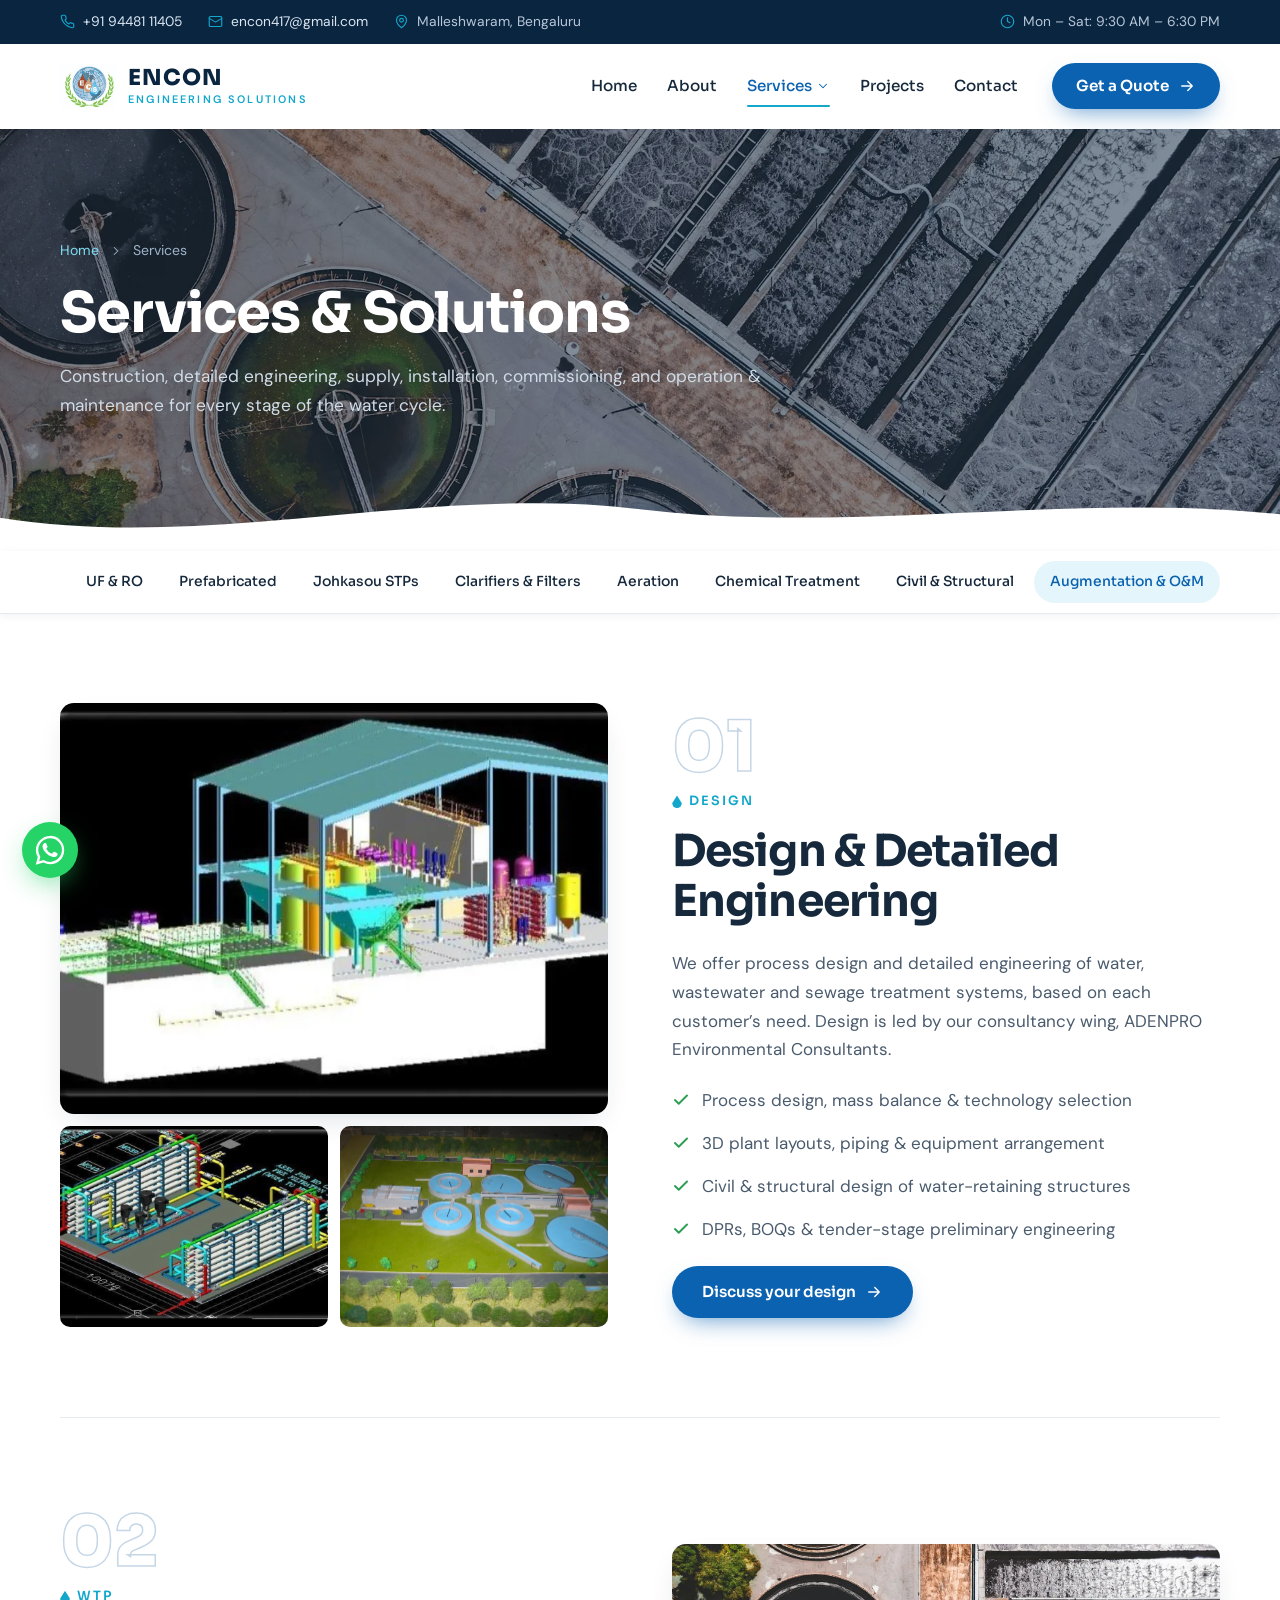
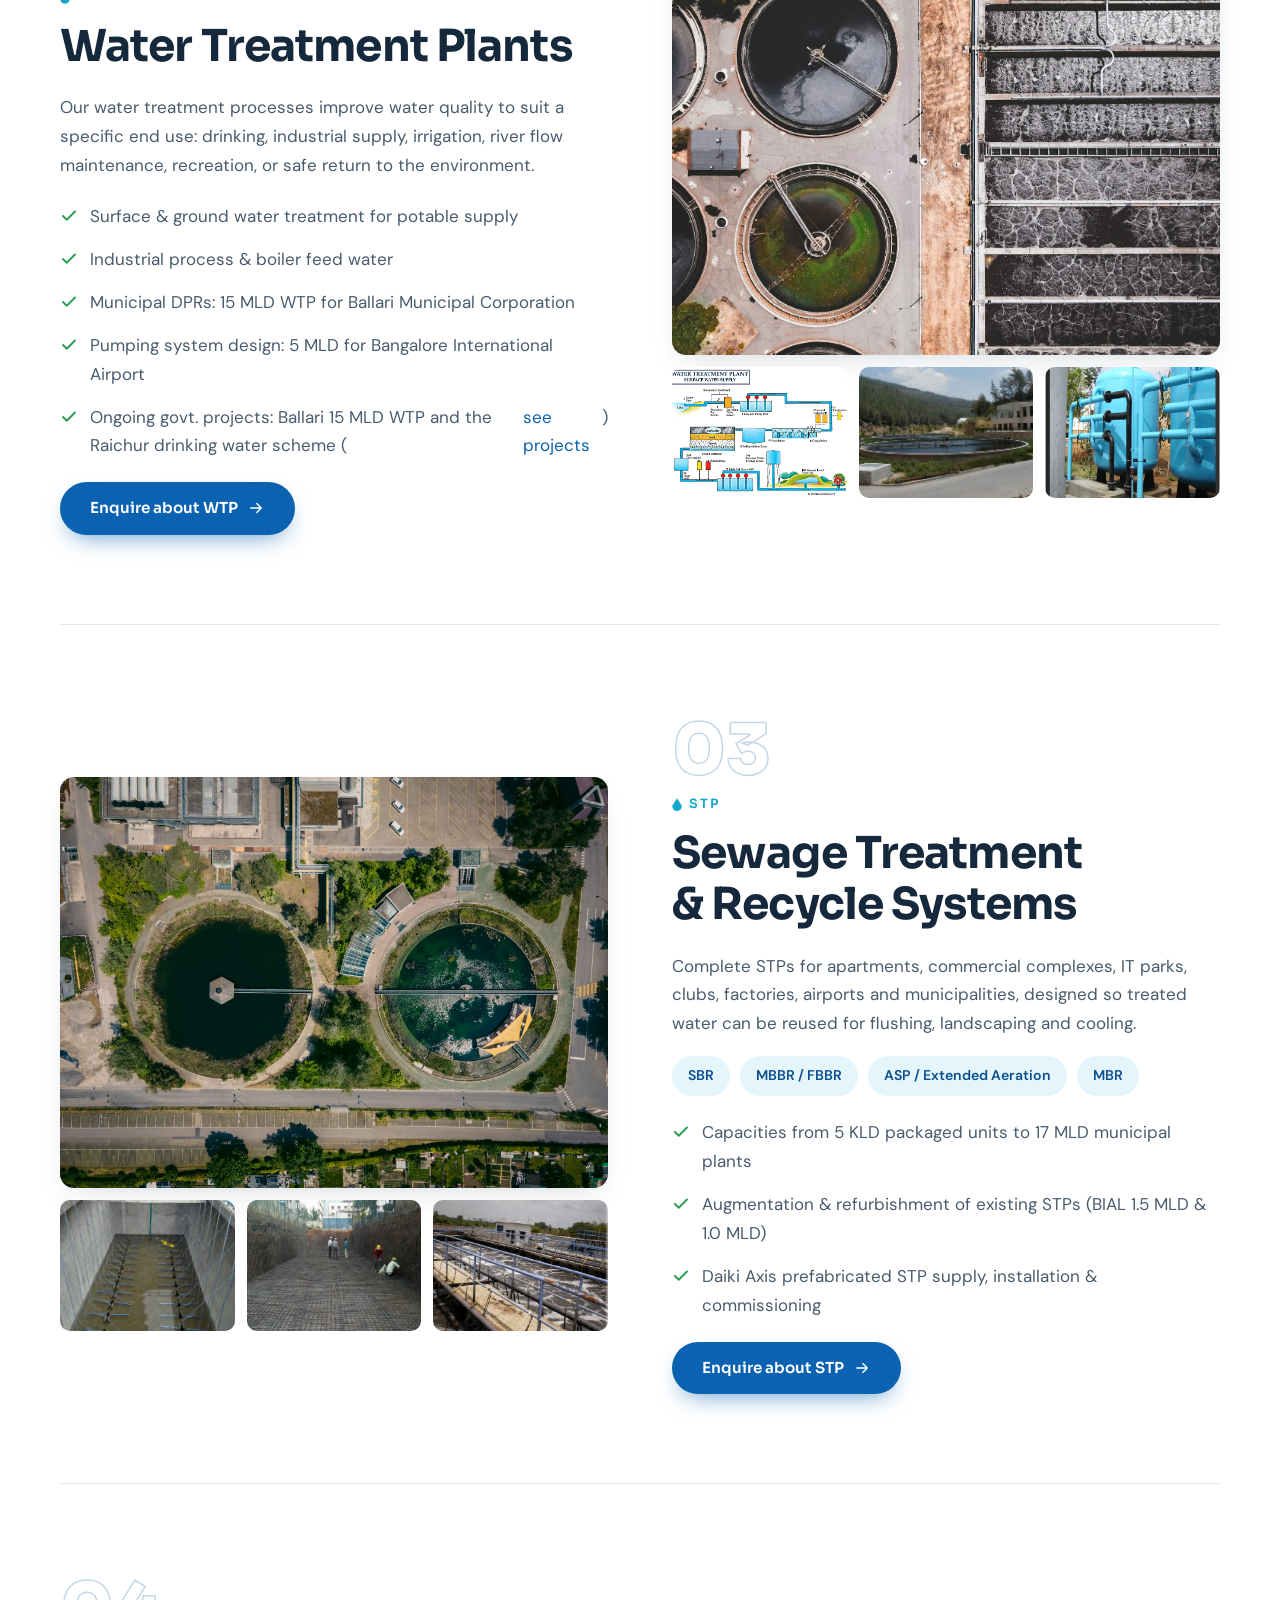
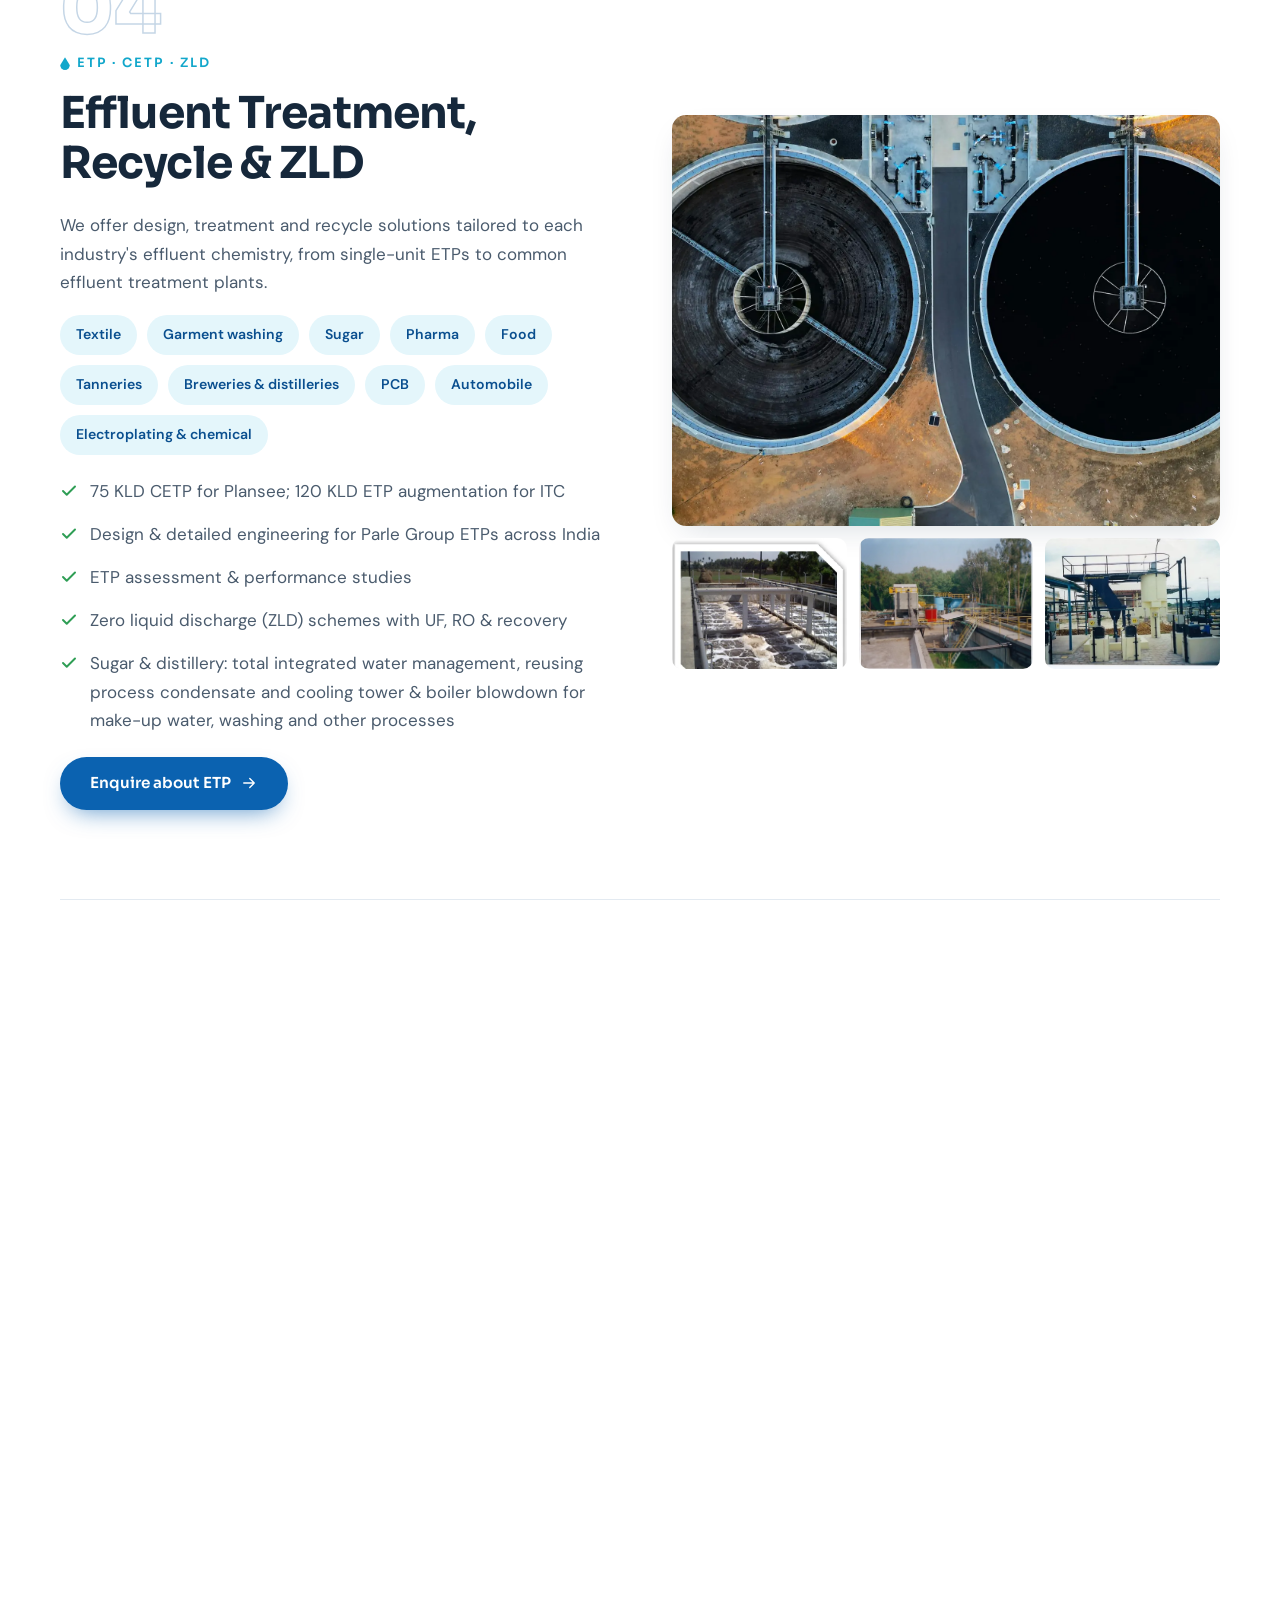
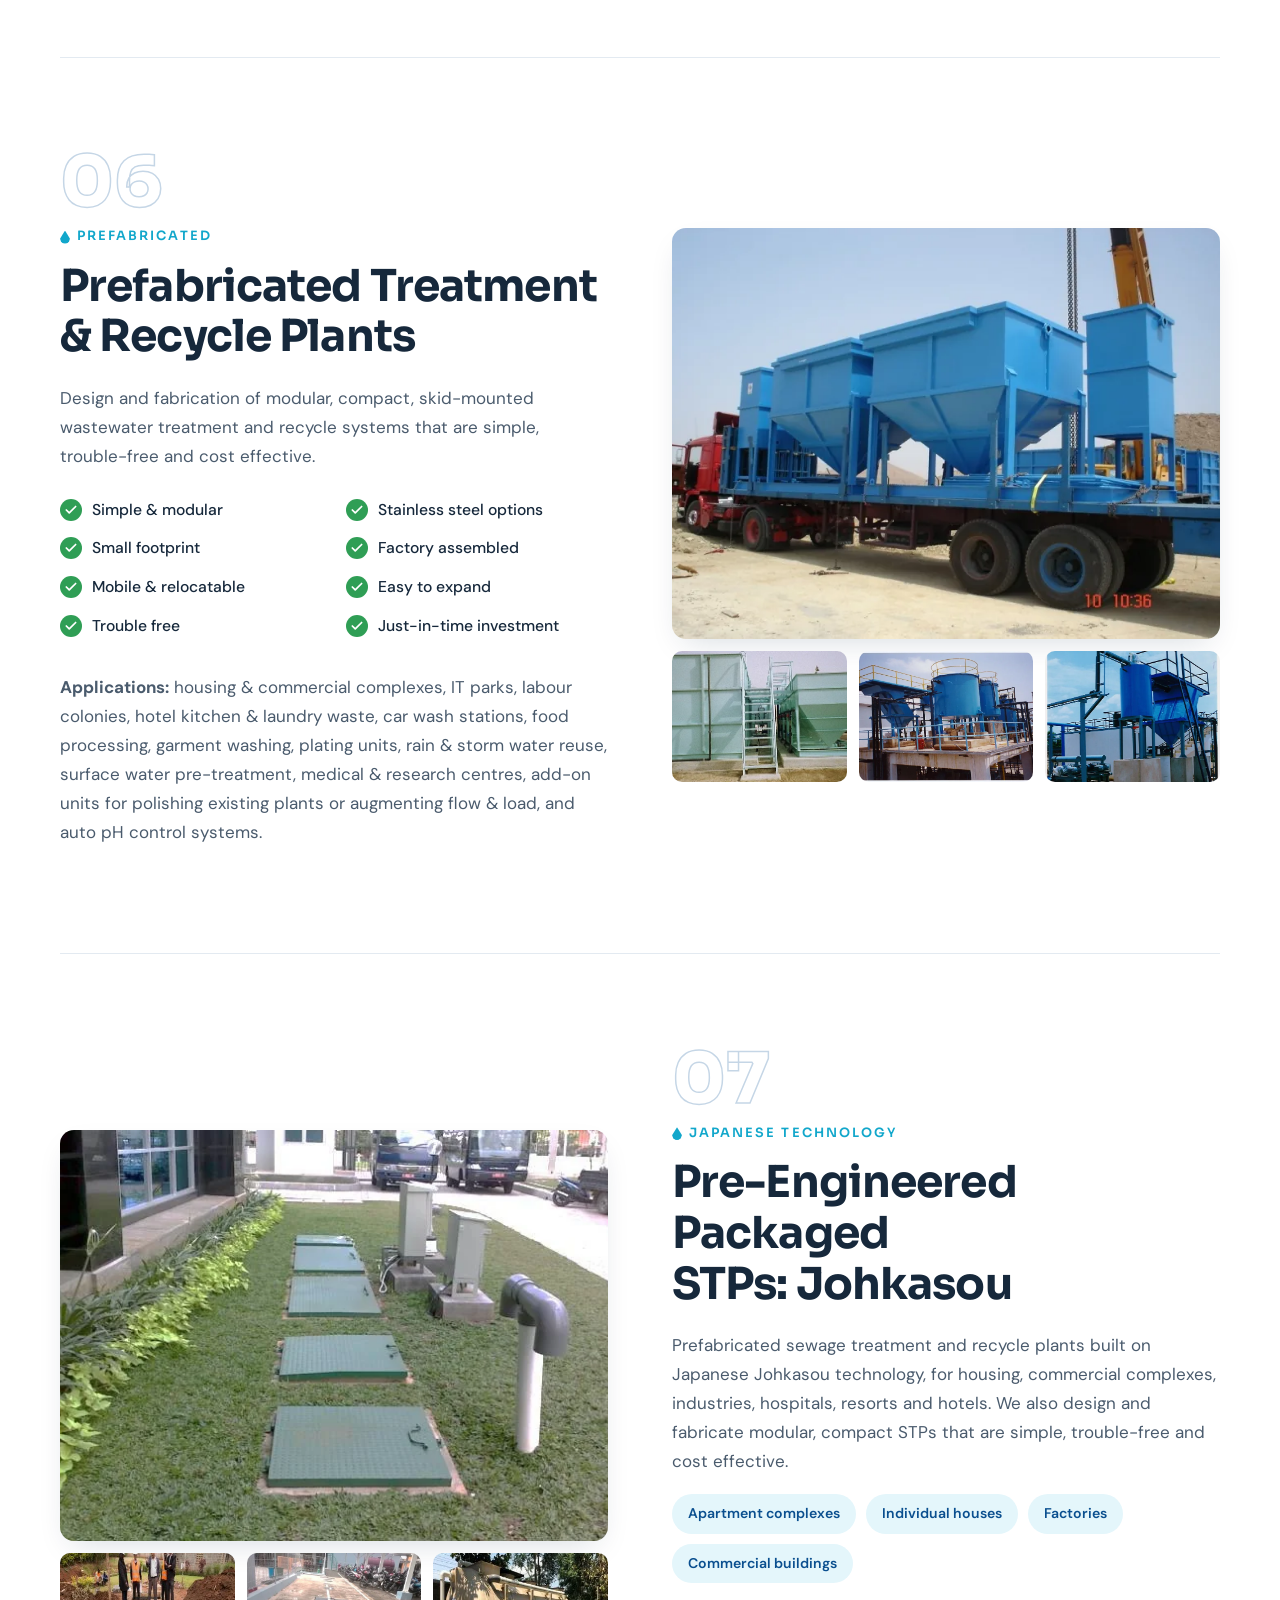
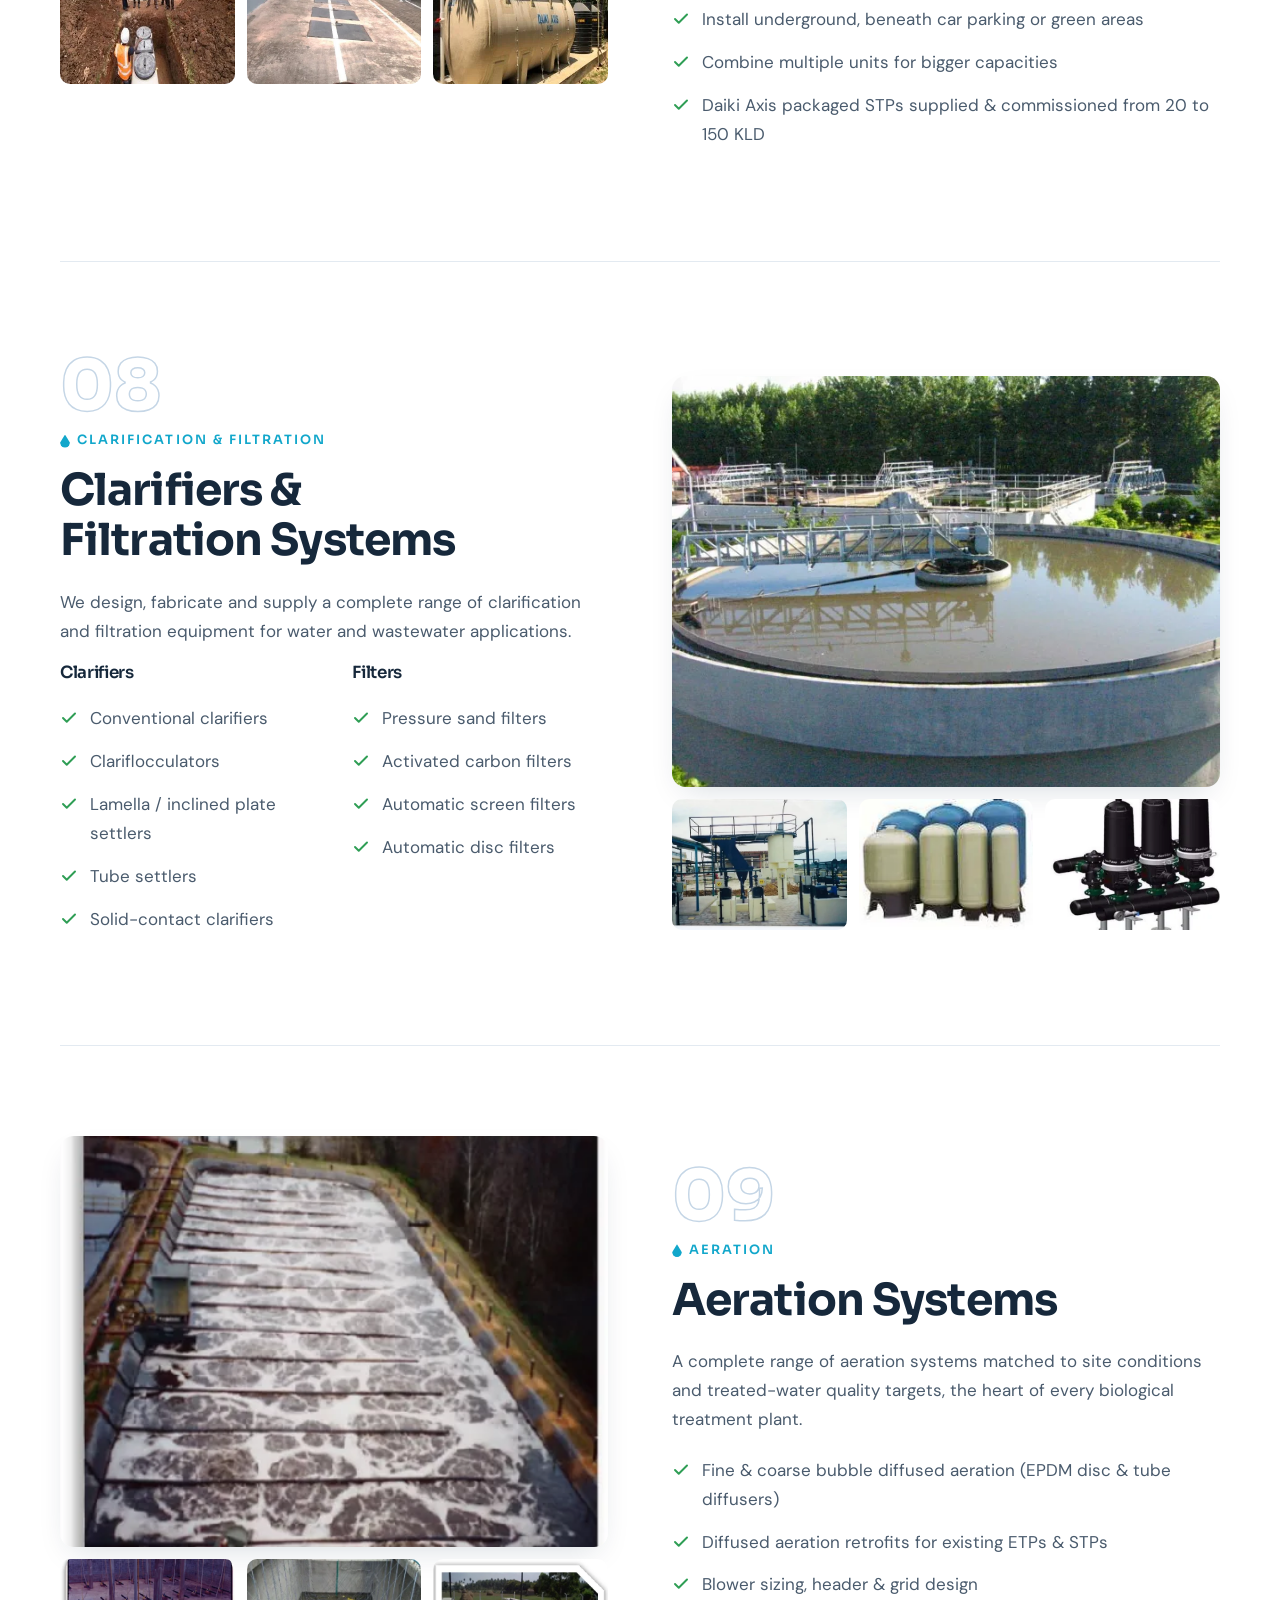
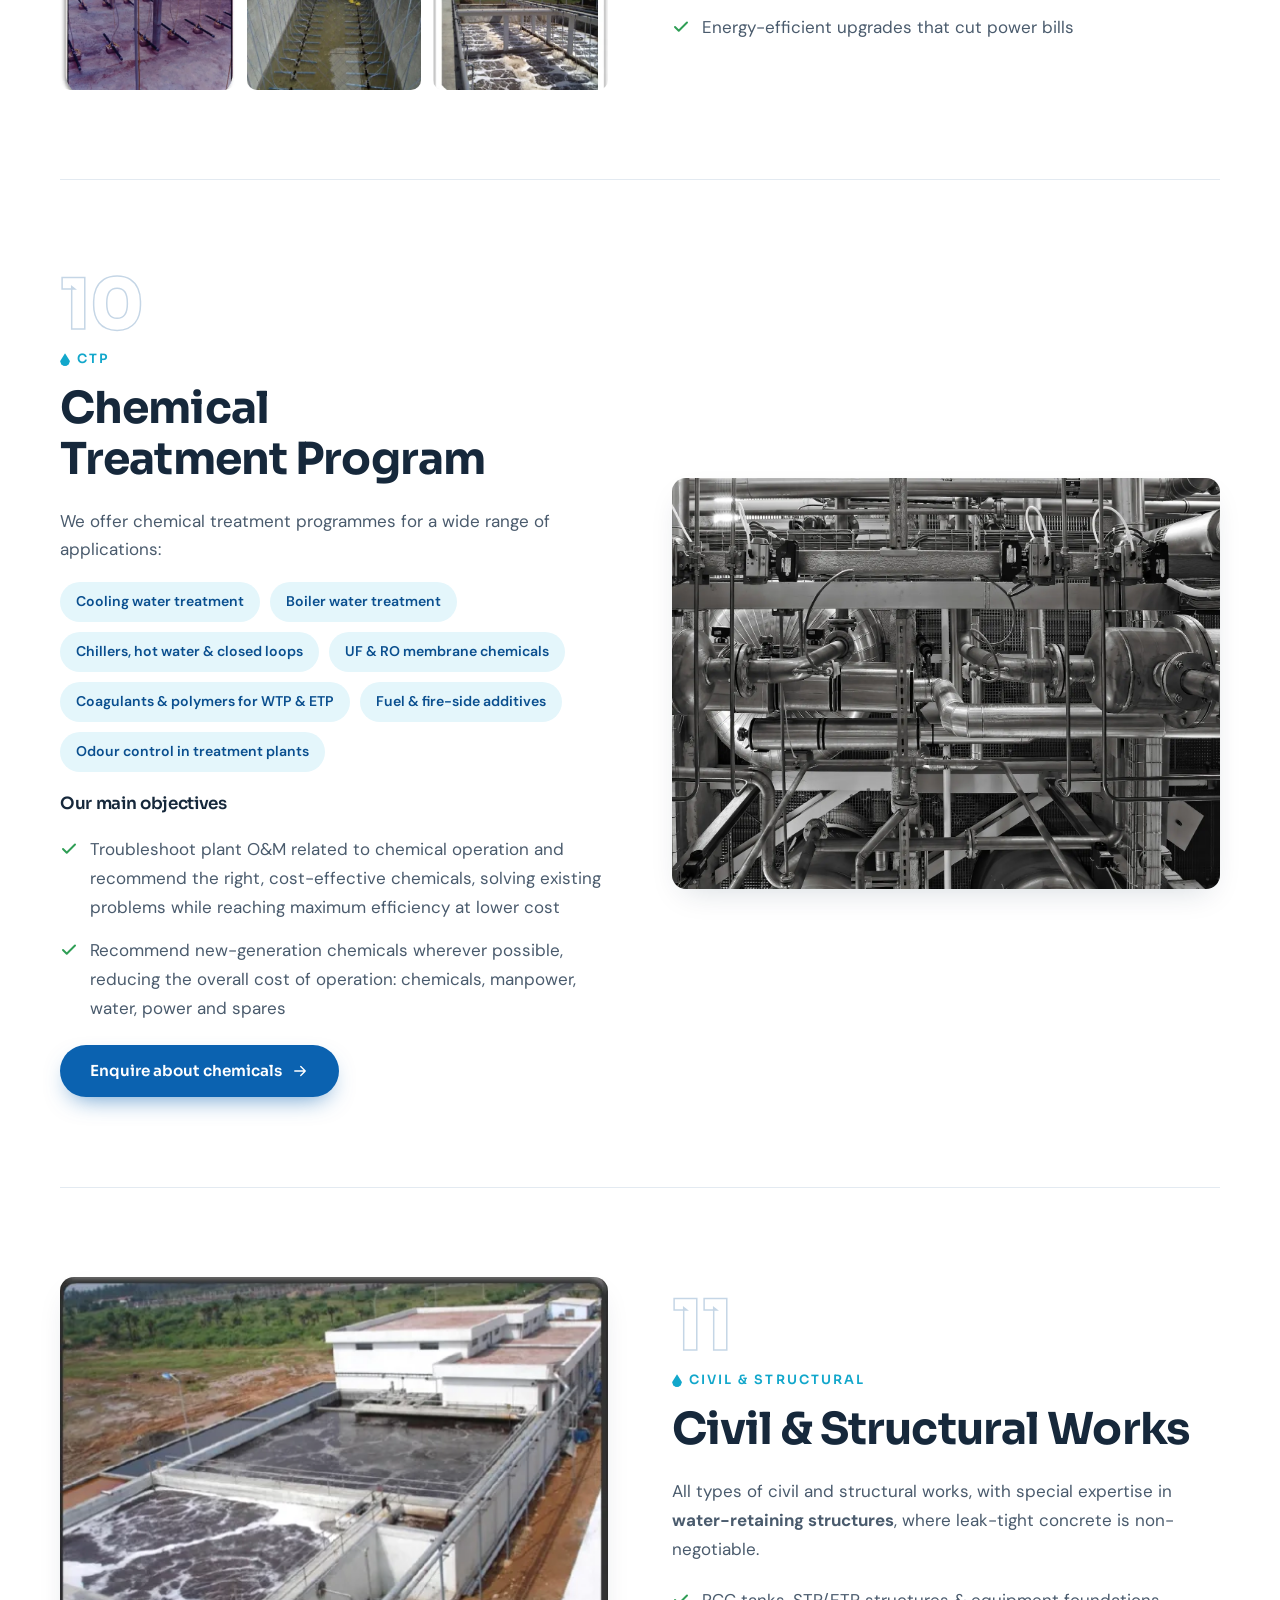
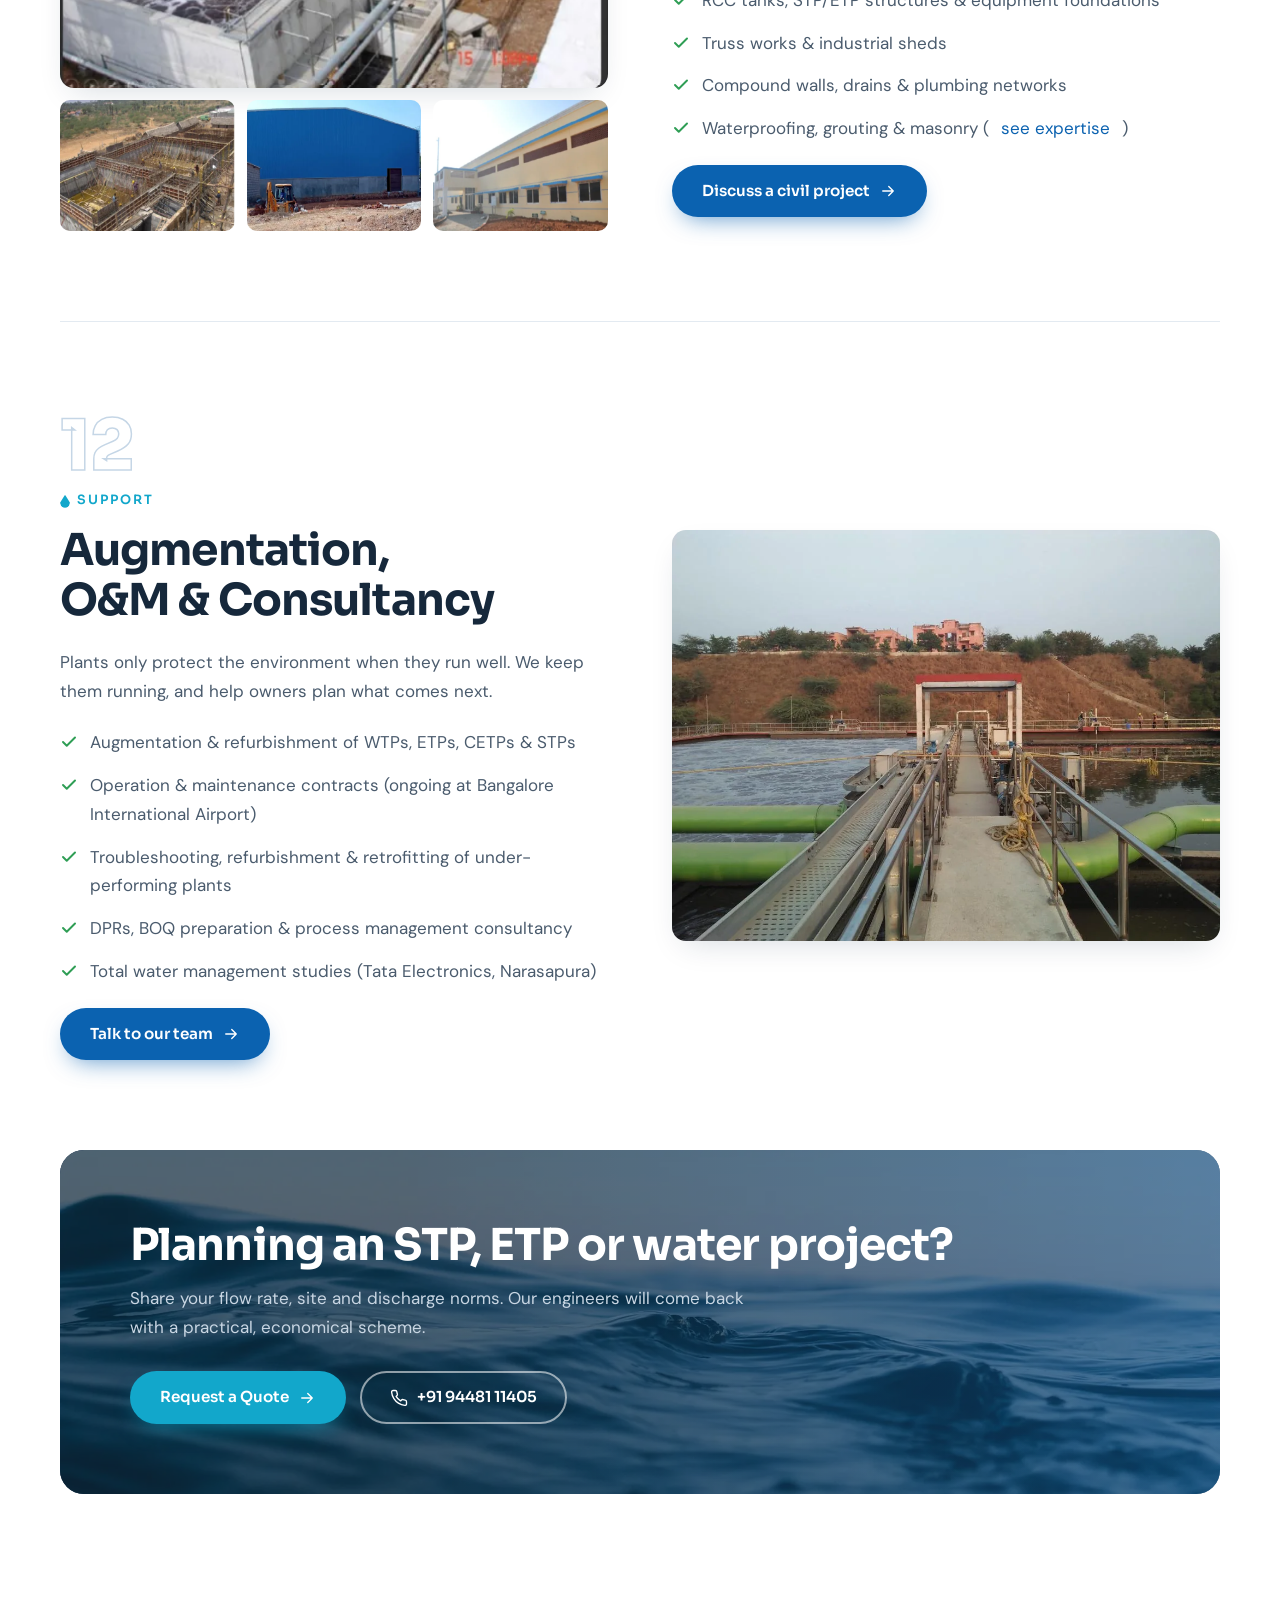
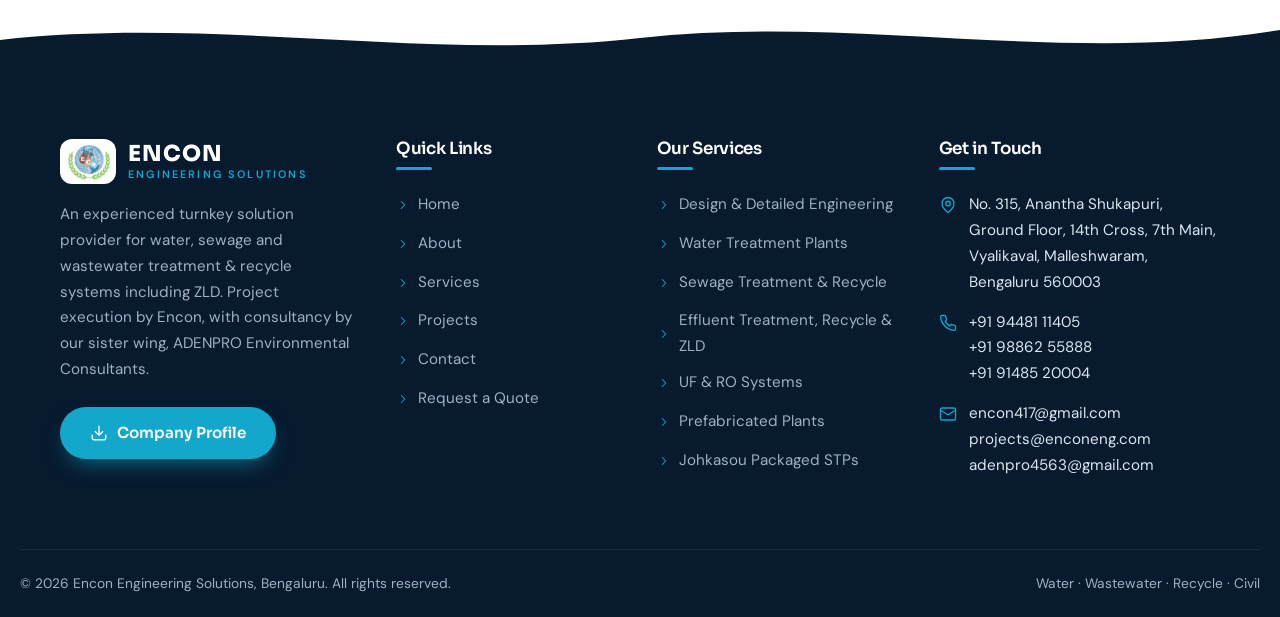
<file: site/services.html>
<!DOCTYPE html>
<html lang="en">
<head>
<meta charset="utf-8">
<meta name="viewport" content="width=device-width, initial-scale=1">
<title>Services | WTP, STP, ETP, UF &amp; RO, Civil Works | Encon Engineering Solutions</title>
<meta name="description" content="Water treatment plants, sewage &amp; effluent treatment and recycle systems, UF/RO, prefabricated plants, clarifiers, filters, aeration systems, civil &amp; structural works and O&amp;M from Encon, Bengaluru.">
<link rel="canonical" href="https://www.enconengineeringsolutions.com/services.html">
<meta property="og:type" content="website">
<meta property="og:title" content="Services | WTP, STP, ETP, UF &amp; RO, Civil Works | Encon Engineering Solutions">
<meta property="og:description" content="Water treatment plants, sewage &amp; effluent treatment and recycle systems, UF/RO, prefabricated plants, clarifiers, filters, aeration systems, civil &amp; structural works and O&amp;M from Encon, Bengaluru.">
<meta property="og:url" content="https://www.enconengineeringsolutions.com/services.html">
<meta property="og:image" content="https://www.enconengineeringsolutions.com/assets/img/hero-campus.webp">
<meta name="theme-color" content="#0a2540">
<link rel="icon" type="image/png" href="assets/img/favicon.png">
<link rel="apple-touch-icon" href="assets/img/apple-touch-icon.png">
<link rel="preconnect" href="https://fonts.googleapis.com">
<link rel="preconnect" href="https://fonts.gstatic.com" crossorigin>
<link href="https://fonts.googleapis.com/css2?family=DM+Sans:opsz,wght@9..40,400;9..40,500;9..40,700&family=Sora:wght@500;600;700;800&display=swap" rel="stylesheet">
<link rel="stylesheet" href="assets/css/main.css">
<script>document.documentElement.classList.add('js')</script>

</head>
<body>
<a class="skip-link" href="#main">Skip to content</a>
<svg width="0" height="0" style="position:absolute" aria-hidden="true"><symbol id="i-phone" viewBox="0 0 24 24"><path d="M22 16.92v3a2 2 0 0 1-2.18 2 19.79 19.79 0 0 1-8.63-3.07 19.5 19.5 0 0 1-6-6 19.79 19.79 0 0 1-3.07-8.67A2 2 0 0 1 4.11 2h3a2 2 0 0 1 2 1.72c.13.96.36 1.9.7 2.81a2 2 0 0 1-.45 2.11L8.09 9.91a16 16 0 0 0 6 6l1.27-1.27a2 2 0 0 1 2.11-.45c.91.34 1.85.57 2.81.7A2 2 0 0 1 22 16.92z"/></symbol><symbol id="i-mail" viewBox="0 0 24 24"><rect x="2" y="4" width="20" height="16" rx="2"/><path d="m22 7-10 6L2 7"/></symbol><symbol id="i-pin" viewBox="0 0 24 24"><path d="M20 10c0 6-8 12-8 12s-8-6-8-12a8 8 0 0 1 16 0Z"/><circle cx="12" cy="10" r="3"/></symbol><symbol id="i-clock" viewBox="0 0 24 24"><circle cx="12" cy="12" r="10"/><path d="M12 6v6l4 2"/></symbol><symbol id="i-arrow" viewBox="0 0 24 24"><path d="M5 12h14M13 6l6 6-6 6"/></symbol><symbol id="i-down" viewBox="0 0 24 24"><path d="m6 9 6 6 6-6"/></symbol><symbol id="i-left" viewBox="0 0 24 24"><path d="m15 18-6-6 6-6"/></symbol><symbol id="i-right" viewBox="0 0 24 24"><path d="m9 18 6-6-6-6"/></symbol><symbol id="i-up" viewBox="0 0 24 24"><path d="m18 15-6-6-6 6"/></symbol><symbol id="i-x" viewBox="0 0 24 24"><path d="M18 6 6 18M6 6l12 12"/></symbol><symbol id="i-check" viewBox="0 0 24 24"><path d="M20 6 9 17l-5-5"/></symbol><symbol id="i-drop" viewBox="0 0 24 24"><path d="M12 2.7s-6.5 7.1-6.5 11.8a6.5 6.5 0 0 0 13 0C18.5 9.8 12 2.7 12 2.7z"/></symbol><symbol id="i-droplets" viewBox="0 0 24 24"><path d="M7 16.3c2.2 0 4-1.83 4-4.05 0-1.16-.57-2.26-1.71-3.19S7.29 6.75 7 5.3c-.29 1.45-1.14 2.84-2.29 3.76S3 11.1 3 12.25c0 2.22 1.8 4.05 4 4.05z"/><path d="M12.56 6.6A10.97 10.97 0 0 0 14 3.02c.5 2.5 2 4.9 4 6.5s3 3.5 3 5.5a6.98 6.98 0 0 1-11.91 4.97"/></symbol><symbol id="i-recycle" viewBox="0 0 24 24"><path d="M7 19H4.82a1.83 1.83 0 0 1-1.57-.88 1.79 1.79 0 0 1 0-1.78L7.2 9.5"/><path d="M11 19h8.2a1.83 1.83 0 0 0 1.56-.89 1.78 1.78 0 0 0 0-1.78l-1.23-2.12"/><path d="m14 16-3 3 3 3"/><path d="M8.29 13.6 7.2 9.5 3.1 10.6"/><path d="m9.34 5.81 1.1-1.89A1.83 1.83 0 0 1 11.99 3a1.78 1.78 0 0 1 1.54.89l3.94 6.84"/><path d="m13.38 9.63 4.1 1.1 1.1-4.1"/></symbol><symbol id="i-factory" viewBox="0 0 24 24"><path d="M2 20a2 2 0 0 0 2 2h16a2 2 0 0 0 2-2V8l-7 5V8l-7 5V4a2 2 0 0 0-2-2H4a2 2 0 0 0-2 2Z"/><path d="M17 18h1M12 18h1M7 18h1"/></symbol><symbol id="i-filter" viewBox="0 0 24 24"><path d="M22 3H2l8 9.46V19l4 2v-8.54L22 3z"/></symbol><symbol id="i-building" viewBox="0 0 24 24"><rect x="4" y="2" width="16" height="20" rx="2"/><path d="M9 22v-4h6v4M8 6h.01M16 6h.01M12 6h.01M12 10h.01M12 14h.01M16 10h.01M16 14h.01M8 10h.01M8 14h.01"/></symbol><symbol id="i-box" viewBox="0 0 24 24"><path d="M21 8a2 2 0 0 0-1-1.73l-7-4a2 2 0 0 0-2 0l-7 4A2 2 0 0 0 3 8v8a2 2 0 0 0 1 1.73l7 4a2 2 0 0 0 2 0l7-4A2 2 0 0 0 21 16Z"/><path d="m3.3 7 8.7 5 8.7-5M12 22V12"/></symbol><symbol id="i-ruler" viewBox="0 0 24 24"><path d="M21.3 15.3a2.4 2.4 0 0 1 0 3.4l-2.6 2.6a2.4 2.4 0 0 1-3.4 0L2.7 8.7a2.41 2.41 0 0 1 0-3.4l2.6-2.6a2.41 2.41 0 0 1 3.4 0Z"/><path d="m14.5 12.5 2-2M11.5 9.5l2-2M8.5 6.5l2-2M17.5 15.5l2-2"/></symbol><symbol id="i-wrench" viewBox="0 0 24 24"><path d="M14.7 6.3a1 1 0 0 0 0 1.4l1.6 1.6a1 1 0 0 0 1.4 0l3.77-3.77a6 6 0 0 1-7.94 7.94l-6.91 6.91a2.12 2.12 0 0 1-3-3l6.91-6.91a6 6 0 0 1 7.94-7.94l-3.76 3.76z"/></symbol><symbol id="i-truck" viewBox="0 0 24 24"><path d="M14 18V6a2 2 0 0 0-2-2H4a2 2 0 0 0-2 2v11a1 1 0 0 0 1 1h2M15 18H9M19 18h2a1 1 0 0 0 1-1v-3.65a1 1 0 0 0-.22-.62l-3.48-4.35A1 1 0 0 0 17.52 8H14"/><circle cx="17" cy="18" r="2"/><circle cx="7" cy="18" r="2"/></symbol><symbol id="i-hardhat" viewBox="0 0 24 24"><path d="M2 18a1 1 0 0 0 1 1h18a1 1 0 0 0 1-1v-2a1 1 0 0 0-1-1H3a1 1 0 0 0-1 1v2z"/><path d="M10 10V5a1 1 0 0 1 1-1h2a1 1 0 0 1 1 1v5M4 15v-3a6 6 0 0 1 6-6M14 6a6 6 0 0 1 6 6v3"/></symbol><symbol id="i-power" viewBox="0 0 24 24"><path d="M12 2v10"/><path d="M18.4 6.6a9 9 0 1 1-12.77.04"/></symbol><symbol id="i-search" viewBox="0 0 24 24"><circle cx="11" cy="11" r="8"/><path d="m21 21-4.3-4.3"/></symbol><symbol id="i-target" viewBox="0 0 24 24"><circle cx="12" cy="12" r="10"/><circle cx="12" cy="12" r="6"/><circle cx="12" cy="12" r="2"/></symbol><symbol id="i-flag" viewBox="0 0 24 24"><path d="M4 15s1-1 4-1 5 2 8 2 4-1 4-1V3s-1 1-4 1-5-2-8-2-4 1-4 1zM4 22v-7"/></symbol><symbol id="i-shield" viewBox="0 0 24 24"><path d="M20 13c0 5-3.5 7.5-7.66 8.95a1 1 0 0 1-.67-.01C7.5 20.5 4 18 4 13V6a1 1 0 0 1 1-1c2 0 4.5-1.2 6.24-2.72a1.17 1.17 0 0 1 1.52 0C14.51 3.81 17 5 19 5a1 1 0 0 1 1 1z"/><path d="m9 12 2 2 4-4"/></symbol><symbol id="i-users" viewBox="0 0 24 24"><path d="M16 21v-2a4 4 0 0 0-4-4H6a4 4 0 0 0-4 4v2"/><circle cx="9" cy="7" r="4"/><path d="M22 21v-2a4 4 0 0 0-3-3.87M16 3.13a4 4 0 0 1 0 7.75"/></symbol><symbol id="i-award" viewBox="0 0 24 24"><circle cx="12" cy="8" r="6"/><path d="M15.48 12.89 17 22l-5-3-5 3 1.52-9.11"/></symbol><symbol id="i-gauge" viewBox="0 0 24 24"><path d="m12 14 4-4"/><path d="M3.34 19a10 10 0 1 1 17.32 0"/></symbol><symbol id="i-layers" viewBox="0 0 24 24"><path d="M12.83 2.18a2 2 0 0 0-1.66 0L2.6 6.08a1 1 0 0 0 0 1.83l8.58 3.91a2 2 0 0 0 1.66 0l8.58-3.9a1 1 0 0 0 0-1.83Z"/><path d="m22 17.65-9.17 4.16a2 2 0 0 1-1.66 0L2 17.65M22 12.65l-9.17 4.16a2 2 0 0 1-1.66 0L2 12.65"/></symbol><symbol id="i-briefcase" viewBox="0 0 24 24"><rect width="20" height="14" x="2" y="7" rx="2"/><path d="M16 21V5a2 2 0 0 0-2-2h-4a2 2 0 0 0-2 2v16"/></symbol><symbol id="i-flask" viewBox="0 0 24 24"><path d="M9 3h6M10 9V3M14 9V3"/><path d="M10 9 4.5 19a1.5 1.5 0 0 0 1.3 2.2h12.4a1.5 1.5 0 0 0 1.3-2.2L14 9"/><path d="M7 15h10"/></symbol><symbol id="i-shirt" viewBox="0 0 24 24"><path d="M20.38 3.46 16 2a4 4 0 0 1-8 0L3.62 3.46a2 2 0 0 0-1.34 2.23l.58 3.47a1 1 0 0 0 .99.84H6v10c0 1.1.9 2 2 2h8a2 2 0 0 0 2-2V10h2.15a1 1 0 0 0 .99-.84l.58-3.47a2 2 0 0 0-1.34-2.23z"/></symbol><symbol id="i-wheat" viewBox="0 0 24 24"><path d="M2 22 16 8M3.47 12.53 5 11l1.53 1.53a3.5 3.5 0 0 1 0 4.94L5 19l-1.53-1.53a3.5 3.5 0 0 1 0-4.94ZM7.47 8.53 9 7l1.53 1.53a3.5 3.5 0 0 1 0 4.94L9 15l-1.53-1.53a3.5 3.5 0 0 1 0-4.94ZM11.47 4.53 13 3l1.53 1.53a3.5 3.5 0 0 1 0 4.94L13 11l-1.53-1.53a3.5 3.5 0 0 1 0-4.94Z"/><path d="M20 2h2v2a4 4 0 0 1-4 4h-2V6a4 4 0 0 1 4-4Z"/></symbol><symbol id="i-utensils" viewBox="0 0 24 24"><path d="M3 2v7c0 1.1.9 2 2 2h4a2 2 0 0 0 2-2V2M7 2v20M21 15V2a5 5 0 0 0-5 5v6c0 1.1.9 2 2 2h3Zm0 0v7"/></symbol><symbol id="i-car" viewBox="0 0 24 24"><path d="M19 17h2c.6 0 1-.4 1-1v-3c0-.9-.7-1.7-1.5-1.9C18.7 10.6 16 10 16 10s-1.3-1.4-2.2-2.3c-.5-.4-1.1-.7-1.8-.7H5c-.6 0-1.1.4-1.4.9l-1.4 2.9A3.7 3.7 0 0 0 2 12v4c0 .6.4 1 1 1h2"/><circle cx="7" cy="17" r="2"/><path d="M9 17h6"/><circle cx="17" cy="17" r="2"/></symbol><symbol id="i-cpu" viewBox="0 0 24 24"><rect width="16" height="16" x="4" y="4" rx="2"/><rect width="6" height="6" x="9" y="9" rx="1"/><path d="M15 2v2M15 20v2M2 15h2M2 9h2M20 15h2M20 9h2M9 2v2M9 20v2"/></symbol><symbol id="i-wine" viewBox="0 0 24 24"><path d="M8 22h8M7 10h10M12 15v7M12 15a5 5 0 0 0 5-5c0-2-.5-4-2-8H9c-1.5 4-2 6-2 8a5 5 0 0 0 5 5Z"/></symbol><symbol id="i-zap" viewBox="0 0 24 24"><path d="M4 14a1 1 0 0 1-.78-1.63l9.9-10.2a.5.5 0 0 1 .86.46l-1.92 6.02A1 1 0 0 0 13 10h7a1 1 0 0 1 .78 1.63l-9.9 10.2a.5.5 0 0 1-.86-.46l1.92-6.02A1 1 0 0 0 11 14z"/></symbol><symbol id="i-wind" viewBox="0 0 24 24"><path d="M17.7 7.7a2.5 2.5 0 1 1 1.8 4.3H2M9.6 4.6A2 2 0 1 1 11 8H2M12.6 19.4A2 2 0 1 0 14 16H2"/></symbol><symbol id="i-quote" viewBox="0 0 24 24"><path d="M3 21c3 0 7-1 7-8V5c0-1.25-.76-2.02-2-2H4c-1.25 0-2 .75-2 1.97V11c0 1.25.75 2 2 2 1 0 1 0 1 1v1c0 1-1 2-2 2s-1 0-1 1.03V20c0 1 0 1 1 1z"/><path d="M15 21c3 0 7-1 7-8V5c0-1.25-.76-2.02-2-2h-4c-1.25 0-2 .75-2 1.97V11c0 1.25.75 2 2 2h.75c0 2.25.25 4-2.75 4v3c0 1 0 1 1 1z"/></symbol><symbol id="i-star" viewBox="0 0 24 24"><path d="M12 2l3.09 6.26L22 9.27l-5 4.87 1.18 6.88L12 17.77l-6.18 3.25L7 14.14 2 9.27l6.91-1.01L12 2z"/></symbol><symbol id="i-download" viewBox="0 0 24 24"><path d="M21 15v4a2 2 0 0 1-2 2H5a2 2 0 0 1-2-2v-4M7 10l5 5 5-5M12 15V3"/></symbol><symbol id="i-home" viewBox="0 0 24 24"><path d="m3 9 9-7 9 7v11a2 2 0 0 1-2 2H5a2 2 0 0 1-2-2z"/><path d="M9 22V12h6v10"/></symbol><symbol id="i-umbrella" viewBox="0 0 24 24"><path d="M22 12a10 10 0 0 0-20 0Z"/><path d="M12 12v8a2 2 0 0 0 4 0M12 2v1"/></symbol><symbol id="i-hammer" viewBox="0 0 24 24"><path d="m15 12-8.37 8.37a1 1 0 1 1-3-3L12 9M18 15l4-4M21.5 11.5l-1.91-1.91A2 2 0 0 1 19 8.17V7l-2.26-2.26a6 6 0 0 0-4.2-1.76L9 2.96l.92.82A6.18 6.18 0 0 1 12 8.4V10l2 2h1.17a2 2 0 0 1 1.41.59L18.5 14.5"/></symbol><symbol id="i-file" viewBox="0 0 24 24"><path d="M15 2H6a2 2 0 0 0-2 2v16a2 2 0 0 0 2 2h12a2 2 0 0 0 2-2V7Z"/><path d="M14 2v4a2 2 0 0 0 2 2h4M10 9H8M16 13H8M16 17H8"/></symbol><symbol id="i-bulb" viewBox="0 0 24 24"><path d="M15 14c.2-1 .7-1.7 1.5-2.5 1-.9 1.5-2.2 1.5-3.5A6 6 0 0 0 6 8c0 1 .2 2.2 1.5 3.5.7.7 1.3 1.5 1.5 2.5M9 18h6M10 22h4"/></symbol><symbol id="i-leaf" viewBox="0 0 24 24"><path d="M11 20A7 7 0 0 1 9.8 6.1C15.5 5 17 4.48 19 2c1 2 2 4.18 2 8 0 5.5-4.78 10-10 10Z"/><path d="M2 21c0-3 1.85-5.36 5.08-6C9.5 14.52 12 13 13 12"/></symbol><symbol id="i-coins" viewBox="0 0 24 24"><circle cx="8" cy="8" r="6"/><path d="M18.09 10.37A6 6 0 1 1 10.34 18M7 6h1v4M16.71 13.88l.7.71-2.82 2.82"/></symbol></svg>
<div class="topbar">
  <div class="wrap">
    <ul>
      <li><svg class="icon" aria-hidden="true"><use href="#i-phone"/></svg><a href="tel:+919448111405">+91 94481 11405</a></li>
      <li class="hide-xs"><svg class="icon" aria-hidden="true"><use href="#i-mail"/></svg><a href="mailto:encon417@gmail.com">encon417@gmail.com</a></li>
      <li class="hide-sm"><svg class="icon" aria-hidden="true"><use href="#i-pin"/></svg>Malleshwaram, Bengaluru</li>
    </ul>
    <ul class="hide-sm"><li><svg class="icon" aria-hidden="true"><use href="#i-clock"/></svg>Mon – Sat: 9:30 AM – 6:30 PM</li></ul>
  </div>
</div>
<header class="header">
  <div class="wrap">
    <a class="brand" href="index.html" aria-label="Encon Engineering Solutions home">
      <img src="assets/img/logo-emblem.png" alt="" width="221" height="171">
      <span class="brand-text"><b>ENCON</b><small>Engineering Solutions</small></span>
    </a>
    <nav class="nav" aria-label="Main">
      <ul><li><a href="index.html">Home</a></li><li><a href="about.html">About</a></li><li class="has-drop"><a href="services.html" aria-current="page">Services<svg class="icon caret" aria-hidden="true"><use href="#i-down"/></svg></a><ul class="dropdown"><li><a href="services.html#design"><svg class="icon" aria-hidden="true"><use href="#i-ruler"/></svg>Design & Detailed Engineering</a></li><li><a href="services.html#wtp"><svg class="icon" aria-hidden="true"><use href="#i-droplets"/></svg>Water Treatment Plants</a></li><li><a href="services.html#stp"><svg class="icon" aria-hidden="true"><use href="#i-recycle"/></svg>Sewage Treatment & Recycle</a></li><li><a href="services.html#etp"><svg class="icon" aria-hidden="true"><use href="#i-factory"/></svg>Effluent Treatment, Recycle & ZLD</a></li><li><a href="services.html#uf-ro"><svg class="icon" aria-hidden="true"><use href="#i-filter"/></svg>UF & RO Systems</a></li><li><a href="services.html#prefab"><svg class="icon" aria-hidden="true"><use href="#i-box"/></svg>Prefabricated Plants</a></li><li><a href="services.html#johkasou"><svg class="icon" aria-hidden="true"><use href="#i-home"/></svg>Johkasou Packaged STPs</a></li><li><a href="services.html#clarification"><svg class="icon" aria-hidden="true"><use href="#i-layers"/></svg>Clarifiers & Filters</a></li><li><a href="services.html#aeration"><svg class="icon" aria-hidden="true"><use href="#i-wind"/></svg>Aeration Systems</a></li><li><a href="services.html#chemicals"><svg class="icon" aria-hidden="true"><use href="#i-flask"/></svg>Chemical Treatment Program</a></li><li><a href="services.html#civil"><svg class="icon" aria-hidden="true"><use href="#i-building"/></svg>Civil & Structural Works</a></li><li><a href="services.html#om"><svg class="icon" aria-hidden="true"><use href="#i-wrench"/></svg>Augmentation, O&M & Consultancy</a></li></ul></li><li><a href="projects.html">Projects</a></li><li><a href="contact.html">Contact</a></li></ul>
      <a class="btn btn-primary header-cta" href="contact.html#enquiry">Get a Quote <svg class="icon" aria-hidden="true"><use href="#i-arrow"/></svg></a>
    </nav>
    <button class="burger" aria-label="Menu" aria-expanded="false"><span></span></button>
  </div>
</header>
<main id="main">

<section class="banner">
  <img src="assets/img/banner-tanks.webp" alt="">
  <div class="wrap">
    <nav class="crumbs" aria-label="Breadcrumb"><a href="index.html">Home</a><svg class="icon" aria-hidden="true"><use href="#i-right"/></svg><span>Services</span></nav>
    <h1>Services &amp; Solutions</h1>
    <p>Construction, detailed engineering, supply, installation, commissioning, and operation &amp; maintenance for every stage of the water cycle.</p>
  </div>
  <div class="wave"><svg viewBox="0 0 1440 90" preserveAspectRatio="none"><path fill="#fff" d="M0,50C240,90 480,10 720,40C960,70 1200,20 1440,46V90H0Z"/></svg></div>
</section>

<nav class="svc-nav" aria-label="Services">
  <div class="wrap"><ul>
    <li><a href="#design">Design &amp; Engineering</a></li><li><a href="#wtp">Water Treatment</a></li><li><a href="#stp">Sewage Treatment</a></li>
    <li><a href="#etp">Effluent &amp; ZLD</a></li><li><a href="#uf-ro">UF &amp; RO</a></li><li><a href="#prefab">Prefabricated</a></li>
    <li><a href="#johkasou">Johkasou STPs</a></li><li><a href="#clarification">Clarifiers &amp; Filters</a></li><li><a href="#aeration">Aeration</a></li>
    <li><a href="#chemicals">Chemical Treatment</a></li><li><a href="#civil">Civil &amp; Structural</a></li><li><a href="#om">Augmentation &amp; O&amp;M</a></li>
  </ul></div>
</nav>

<div class="wrap">

  <section class="svc-block" id="design">
    <div class="svc-media reveal">
      <img class="main" src="assets/img/design-3d-plant.webp" alt="3D model of a treatment plant building with process equipment" loading="lazy">
      <div class="thumbs two">
        <img src="assets/img/design-3d-ro.webp" alt="3D piping layout of a UF and RO plant" data-zoom loading="lazy">
        <img src="assets/img/p-model.webp" alt="Scale model of a treatment plant layout" data-zoom loading="lazy">
      </div>
    </div>
    <div class="reveal d1">
      <div class="svc-num">01</div>
      <p class="eyebrow">Design</p>
      <h2>Design &amp; Detailed Engineering</h2>
      <p>We offer process design and detailed engineering of water, wastewater and sewage treatment systems, based on each customer&rsquo;s need. Design is led by our consultancy wing, ADENPRO Environmental Consultants.</p>
      <ul class="feature-list">
        <li><svg class="icon" aria-hidden="true"><use href="#i-check"/></svg>Process design, mass balance &amp; technology selection</li>
        <li><svg class="icon" aria-hidden="true"><use href="#i-check"/></svg>3D plant layouts, piping &amp; equipment arrangement</li>
        <li><svg class="icon" aria-hidden="true"><use href="#i-check"/></svg>Civil &amp; structural design of water-retaining structures</li>
        <li><svg class="icon" aria-hidden="true"><use href="#i-check"/></svg>DPRs, BOQs &amp; tender-stage preliminary engineering</li>
      </ul>
      <a class="btn btn-primary" href="contact.html#enquiry">Discuss your design <svg class="icon" aria-hidden="true"><use href="#i-arrow"/></svg></a>
    </div>
  </section>

  <section class="svc-block flip" id="wtp">
    <div class="svc-media reveal">
      <img class="main" src="assets/img/svc-wtp.webp" alt="Water treatment plant tanks" loading="lazy">
      <div class="thumbs">
        <img src="assets/img/p-wtp-diagram.webp" alt="Surface water treatment plant process schematic" data-zoom loading="lazy">
        <img src="assets/img/p-clarifier-hills.webp" alt="Clarifier at a water treatment plant" data-zoom loading="lazy">
        <img src="assets/img/p-psf.webp" alt="Pressure sand filters" data-zoom loading="lazy">
      </div>
    </div>
    <div class="reveal d1">
      <div class="svc-num">02</div>
      <p class="eyebrow">WTP</p>
      <h2>Water Treatment Plants</h2>
      <p>Our water treatment processes improve water quality to suit a specific end use: drinking, industrial supply, irrigation, river flow maintenance, recreation, or safe return to the environment.</p>
      <ul class="feature-list">
        <li><svg class="icon" aria-hidden="true"><use href="#i-check"/></svg>Surface &amp; ground water treatment for potable supply</li>
        <li><svg class="icon" aria-hidden="true"><use href="#i-check"/></svg>Industrial process &amp; boiler feed water</li>
        <li><svg class="icon" aria-hidden="true"><use href="#i-check"/></svg>Municipal DPRs: 15 MLD WTP for Ballari Municipal Corporation</li>
        <li><svg class="icon" aria-hidden="true"><use href="#i-check"/></svg>Pumping system design: 5 MLD for Bangalore International Airport</li>
        <li><svg class="icon" aria-hidden="true"><use href="#i-check"/></svg>Ongoing govt. projects: Ballari 15 MLD WTP and the Raichur drinking water scheme (<a href="projects.html#government">see projects</a>)</li>
      </ul>
      <a class="btn btn-primary" href="contact.html#enquiry">Enquire about WTP <svg class="icon" aria-hidden="true"><use href="#i-arrow"/></svg></a>
    </div>
  </section>

  <section class="svc-block" id="stp">
    <div class="svc-media reveal">
      <img class="main" src="assets/img/svc-stp.webp" alt="Sewage treatment plant from above" loading="lazy">
      <div class="thumbs">
        <img src="assets/img/p-stp-diffusers.webp" alt="STP tank with diffuser network" data-zoom loading="lazy">
        <img src="assets/img/p-stp-excav.webp" alt="STP excavation and construction" data-zoom loading="lazy">
        <img src="assets/img/p-kumbakonam-2.webp" alt="17 MLD STP, Kumbakonam" data-zoom loading="lazy">
      </div>
    </div>
    <div class="reveal d1">
      <div class="svc-num">03</div>
      <p class="eyebrow">STP</p>
      <h2>Sewage Treatment &amp; Recycle Systems</h2>
      <p>Complete STPs for apartments, commercial complexes, IT parks, clubs, factories, airports and municipalities, designed so treated water can be reused for flushing, landscaping and cooling.</p>
      <div class="pills"><span>SBR</span><span>MBBR / FBBR</span><span>ASP / Extended Aeration</span><span>MBR</span></div>
      <ul class="feature-list">
        <li><svg class="icon" aria-hidden="true"><use href="#i-check"/></svg>Capacities from 5 KLD packaged units to 17 MLD municipal plants</li>
        <li><svg class="icon" aria-hidden="true"><use href="#i-check"/></svg>Augmentation &amp; refurbishment of existing STPs (BIAL 1.5 MLD &amp; 1.0 MLD)</li>
        <li><svg class="icon" aria-hidden="true"><use href="#i-check"/></svg>Daiki Axis prefabricated STP supply, installation &amp; commissioning</li>
      </ul>
      <a class="btn btn-primary" href="contact.html#enquiry">Enquire about STP <svg class="icon" aria-hidden="true"><use href="#i-arrow"/></svg></a>
    </div>
  </section>

  <section class="svc-block flip" id="etp">
    <div class="svc-media reveal">
      <img class="main" src="assets/img/svc-etp.webp" alt="Effluent treatment clarifiers" loading="lazy">
      <div class="thumbs">
        <img src="assets/img/p-aeration.webp" alt="ETP biological treatment basin" data-zoom loading="lazy">
        <img src="assets/img/p-plant.webp" alt="ETP installation" data-zoom loading="lazy">
        <img src="assets/img/p-lamella.webp" alt="Lamella clarifier" data-zoom loading="lazy">
      </div>
    </div>
    <div class="reveal d1">
      <div class="svc-num">04</div>
      <p class="eyebrow">ETP &middot; CETP &middot; ZLD</p>
      <h2>Effluent Treatment, Recycle &amp; ZLD</h2>
      <p>We offer design, treatment and recycle solutions tailored to each industry's effluent chemistry, from single-unit ETPs to common effluent treatment plants.</p>
      <div class="pills"><span>Textile</span><span>Garment washing</span><span>Sugar</span><span>Pharma</span><span>Food</span><span>Tanneries</span><span>Breweries &amp; distilleries</span><span>PCB</span><span>Automobile</span><span>Electroplating &amp; chemical</span></div>
      <ul class="feature-list">
        <li><svg class="icon" aria-hidden="true"><use href="#i-check"/></svg>75 KLD CETP for Plansee; 120 KLD ETP augmentation for ITC</li>
        <li><svg class="icon" aria-hidden="true"><use href="#i-check"/></svg>Design &amp; detailed engineering for Parle Group ETPs across India</li>
        <li><svg class="icon" aria-hidden="true"><use href="#i-check"/></svg>ETP assessment &amp; performance studies</li>
        <li><svg class="icon" aria-hidden="true"><use href="#i-check"/></svg>Zero liquid discharge (ZLD) schemes with UF, RO &amp; recovery</li>
        <li><svg class="icon" aria-hidden="true"><use href="#i-check"/></svg>Sugar &amp; distillery: total integrated water management, reusing process condensate and cooling tower &amp; boiler blowdown for make-up water, washing and other processes</li>
      </ul>
      <a class="btn btn-primary" href="contact.html#enquiry">Enquire about ETP <svg class="icon" aria-hidden="true"><use href="#i-arrow"/></svg></a>
    </div>
  </section>

  <section class="svc-block" id="uf-ro">
    <div class="svc-media reveal">
      <img class="main" src="assets/img/p-ro-skid.webp" alt="Industrial RO skid" loading="lazy">
      <div class="thumbs">
        <img src="assets/img/p-uf.webp" alt="Ultra filtration system" data-zoom loading="lazy">
        <img src="assets/img/p-ro.webp" alt="Reverse osmosis plant" data-zoom loading="lazy">
        <img src="assets/img/svc-uf.webp" alt="Stainless steel process piping" data-zoom loading="lazy">
      </div>
    </div>
    <div class="reveal d1">
      <div class="svc-num">05</div>
      <p class="eyebrow">UF &middot; RO</p>
      <h2>Ultra Filtration &amp; Reverse Osmosis</h2>
      <p>Pre-engineered, pre-assembled UF and RO systems for tertiary treatment and water recycle, helping industries reduce fresh-water intake and move toward zero liquid discharge.</p>
      <ul class="feature-list">
        <li><svg class="icon" aria-hidden="true"><use href="#i-check"/></svg>Tannery &amp; textile processing</li>
        <li><svg class="icon" aria-hidden="true"><use href="#i-check"/></svg>Garment washing units</li>
        <li><svg class="icon" aria-hidden="true"><use href="#i-check"/></svg>Treated sewage polishing for reuse</li>
        <li><svg class="icon" aria-hidden="true"><use href="#i-check"/></svg>Food processing industries</li>
      </ul>
      <a class="btn btn-primary" href="contact.html#enquiry">Enquire about UF / RO <svg class="icon" aria-hidden="true"><use href="#i-arrow"/></svg></a>
    </div>
  </section>

  <section class="svc-block flip" id="prefab">
    <div class="svc-media reveal">
      <img class="main" src="assets/img/p-prefab-truck.webp" alt="Prefabricated plant on transport trailer" loading="lazy">
      <div class="thumbs">
        <img src="assets/img/p-prefab.webp" alt="Skid-mounted prefabricated treatment unit" data-zoom loading="lazy">
        <img src="assets/img/p-prefab-plant.webp" alt="Prefabricated plant installed on site" data-zoom loading="lazy">
        <img src="assets/img/p-filter-blue.webp" alt="Prefabricated filtration unit" data-zoom loading="lazy">
      </div>
    </div>
    <div class="reveal d1">
      <div class="svc-num">06</div>
      <p class="eyebrow">Prefabricated</p>
      <h2>Prefabricated Treatment &amp; Recycle Plants</h2>
      <p>Design and fabrication of modular, compact, skid-mounted wastewater treatment and recycle systems that are simple, trouble-free and cost effective.</p>
      <ul class="checks">
        <li><svg class="icon" aria-hidden="true"><use href="#i-check"/></svg>Simple &amp; modular</li><li><svg class="icon" aria-hidden="true"><use href="#i-check"/></svg>Stainless steel options</li>
        <li><svg class="icon" aria-hidden="true"><use href="#i-check"/></svg>Small footprint</li><li><svg class="icon" aria-hidden="true"><use href="#i-check"/></svg>Factory assembled</li>
        <li><svg class="icon" aria-hidden="true"><use href="#i-check"/></svg>Mobile &amp; relocatable</li><li><svg class="icon" aria-hidden="true"><use href="#i-check"/></svg>Easy to expand</li>
        <li><svg class="icon" aria-hidden="true"><use href="#i-check"/></svg>Trouble free</li><li><svg class="icon" aria-hidden="true"><use href="#i-check"/></svg>Just-in-time investment</li>
      </ul>
      <p><b>Applications:</b> housing &amp; commercial complexes, IT parks, labour colonies, hotel kitchen &amp; laundry waste, car wash stations, food processing, garment washing, plating units, rain &amp; storm water reuse, surface water pre-treatment, medical &amp; research centres, add-on units for polishing existing plants or augmenting flow &amp; load, and auto pH control systems.</p>
    </div>
  </section>

  <section class="svc-block" id="johkasou">
    <div class="svc-media reveal">
      <img class="main" src="assets/img/jk-green.webp" alt="Johkasou STP installed under a landscaped lawn" loading="lazy">
      <div class="thumbs">
        <img src="assets/img/jk-install.webp" alt="Johkasou unit being installed in an excavated pit" data-zoom loading="lazy">
        <img src="assets/img/jk-parking.webp" alt="Johkasou STP installed under a car park" data-zoom loading="lazy">
        <img src="assets/img/jk-unit.webp" alt="Packaged Johkasou STP tank" data-zoom loading="lazy">
      </div>
    </div>
    <div class="reveal d1">
      <div class="svc-num">07</div>
      <p class="eyebrow">Japanese Technology</p>
      <h2>Pre-Engineered Packaged STPs: Johkasou</h2>
      <p>Prefabricated sewage treatment and recycle plants built on Japanese Johkasou technology, for housing, commercial complexes, industries, hospitals, resorts and hotels. We also design and fabricate modular, compact STPs that are simple, trouble-free and cost effective.</p>
      <div class="pills"><span>Apartment complexes</span><span>Individual houses</span><span>Factories</span><span>Commercial buildings</span></div>
      <ul class="feature-list">
        <li><svg class="icon" aria-hidden="true"><use href="#i-check"/></svg>Install underground, beneath car parking or green areas</li>
        <li><svg class="icon" aria-hidden="true"><use href="#i-check"/></svg>Combine multiple units for bigger capacities</li>
        <li><svg class="icon" aria-hidden="true"><use href="#i-check"/></svg>Daiki Axis packaged STPs supplied &amp; commissioned from 20 to 150 KLD</li>
      </ul>
    </div>
  </section>

  <section class="svc-block flip" id="clarification">
    <div class="svc-media reveal">
      <img class="main" src="assets/img/p-clarifier.webp" alt="Circular clarifier" loading="lazy">
      <div class="thumbs">
        <img src="assets/img/p-lamella.webp" alt="Lamella / inclined plate settler" data-zoom loading="lazy">
        <img src="assets/img/p-frp.webp" alt="FRP filter vessels" data-zoom loading="lazy">
        <img src="assets/img/p-disc.webp" alt="Automatic disc filters" data-zoom loading="lazy">
      </div>
    </div>
    <div class="reveal d1">
      <div class="svc-num">08</div>
      <p class="eyebrow">Clarification &amp; Filtration</p>
      <h2>Clarifiers &amp; Filtration Systems</h2>
      <p>We design, fabricate and supply a complete range of clarification and filtration equipment for water and wastewater applications.</p>
      <div class="split" style="gap:24px;align-items:start">
        <div><h4>Clarifiers</h4><ul class="feature-list"><li><svg class="icon" aria-hidden="true"><use href="#i-check"/></svg>Conventional clarifiers</li><li><svg class="icon" aria-hidden="true"><use href="#i-check"/></svg>Clariflocculators</li><li><svg class="icon" aria-hidden="true"><use href="#i-check"/></svg>Lamella / inclined plate settlers</li><li><svg class="icon" aria-hidden="true"><use href="#i-check"/></svg>Tube settlers</li><li><svg class="icon" aria-hidden="true"><use href="#i-check"/></svg>Solid-contact clarifiers</li></ul></div>
        <div><h4>Filters</h4><ul class="feature-list"><li><svg class="icon" aria-hidden="true"><use href="#i-check"/></svg>Pressure sand filters</li><li><svg class="icon" aria-hidden="true"><use href="#i-check"/></svg>Activated carbon filters</li><li><svg class="icon" aria-hidden="true"><use href="#i-check"/></svg>Automatic screen filters</li><li><svg class="icon" aria-hidden="true"><use href="#i-check"/></svg>Automatic disc filters</li></ul></div>
      </div>
    </div>
  </section>

  <section class="svc-block" id="aeration">
    <div class="svc-media reveal">
      <img class="main" src="assets/img/p-aeration-2.webp" alt="Aeration tank in operation" loading="lazy">
      <div class="thumbs">
        <img src="assets/img/p-diffuser-grid.webp" alt="Fine bubble diffuser grid" data-zoom loading="lazy">
        <img src="assets/img/p-stp-diffusers.webp" alt="Diffusers installed in an empty tank" data-zoom loading="lazy">
        <img src="assets/img/p-aeration.webp" alt="Surface of an aeration basin" data-zoom loading="lazy">
      </div>
    </div>
    <div class="reveal d1">
      <div class="svc-num">09</div>
      <p class="eyebrow">Aeration</p>
      <h2>Aeration Systems</h2>
      <p>A complete range of aeration systems matched to site conditions and treated-water quality targets, the heart of every biological treatment plant.</p>
      <ul class="feature-list">
        <li><svg class="icon" aria-hidden="true"><use href="#i-check"/></svg>Fine &amp; coarse bubble diffused aeration (EPDM disc &amp; tube diffusers)</li>
        <li><svg class="icon" aria-hidden="true"><use href="#i-check"/></svg>Diffused aeration retrofits for existing ETPs &amp; STPs</li>
        <li><svg class="icon" aria-hidden="true"><use href="#i-check"/></svg>Blower sizing, header &amp; grid design</li>
        <li><svg class="icon" aria-hidden="true"><use href="#i-check"/></svg>Energy-efficient upgrades that cut power bills</li>
      </ul>
    </div>
  </section>

  <section class="svc-block flip" id="chemicals">
    <div class="svc-media reveal">
      <img class="main" src="assets/img/banner-plant.webp" alt="Process piping and dosing lines" loading="lazy">
    </div>
    <div class="reveal d1">
      <div class="svc-num">10</div>
      <p class="eyebrow">CTP</p>
      <h2>Chemical Treatment Program</h2>
      <p>We offer chemical treatment programmes for a wide range of applications:</p>
      <div class="pills"><span>Cooling water treatment</span><span>Boiler water treatment</span><span>Chillers, hot water &amp; closed loops</span><span>UF &amp; RO membrane chemicals</span><span>Coagulants &amp; polymers for WTP &amp; ETP</span><span>Fuel &amp; fire-side additives</span><span>Odour control in treatment plants</span></div>
      <h4 style="margin-top:22px">Our main objectives</h4>
      <ul class="feature-list">
        <li><svg class="icon" aria-hidden="true"><use href="#i-check"/></svg>Troubleshoot plant O&amp;M related to chemical operation and recommend the right, cost-effective chemicals, solving existing problems while reaching maximum efficiency at lower cost</li>
        <li><svg class="icon" aria-hidden="true"><use href="#i-check"/></svg>Recommend new-generation chemicals wherever possible, reducing the overall cost of operation: chemicals, manpower, water, power and spares</li>
      </ul>
      <a class="btn btn-primary" href="contact.html#enquiry">Enquire about chemicals <svg class="icon" aria-hidden="true"><use href="#i-arrow"/></svg></a>
    </div>
  </section>

  <section class="svc-block" id="civil">
    <div class="svc-media reveal">
      <img class="main" src="assets/img/p-wrs-done.webp" alt="Completed water retaining structure" loading="lazy">
      <div class="thumbs">
        <img src="assets/img/p-wrs-build.webp" alt="Water retaining structure under construction" data-zoom loading="lazy">
        <img src="assets/img/p-truss-blue.webp" alt="Industrial shed with truss roof" data-zoom loading="lazy">
        <img src="assets/img/p-shed.webp" alt="Completed industrial building" data-zoom loading="lazy">
      </div>
    </div>
    <div class="reveal d1">
      <div class="svc-num">11</div>
      <p class="eyebrow">Civil &amp; Structural</p>
      <h2>Civil &amp; Structural Works</h2>
      <p>All types of civil and structural works, with special expertise in <b>water-retaining structures</b>, where leak-tight concrete is non-negotiable.</p>
      <ul class="feature-list">
        <li><svg class="icon" aria-hidden="true"><use href="#i-check"/></svg>RCC tanks, STP/ETP structures &amp; equipment foundations</li>
        <li><svg class="icon" aria-hidden="true"><use href="#i-check"/></svg>Truss works &amp; industrial sheds</li>
        <li><svg class="icon" aria-hidden="true"><use href="#i-check"/></svg>Compound walls, drains &amp; plumbing networks</li>
        <li><svg class="icon" aria-hidden="true"><use href="#i-check"/></svg>Waterproofing, grouting &amp; masonry (<a href="about.html">see expertise</a>)</li>
      </ul>
      <a class="btn btn-primary" href="contact.html#enquiry">Discuss a civil project <svg class="icon" aria-hidden="true"><use href="#i-arrow"/></svg></a>
    </div>
  </section>

  <section class="svc-block flip" id="om">
    <div class="svc-media reveal">
      <img class="main" src="assets/img/p-ww-bridge.webp" alt="Walkway over an operating wastewater treatment plant" loading="lazy">
    </div>
    <div class="reveal d1">
      <div class="svc-num">12</div>
      <p class="eyebrow">Support</p>
      <h2>Augmentation, O&amp;M &amp; Consultancy</h2>
      <p>Plants only protect the environment when they run well. We keep them running, and help owners plan what comes next.</p>
      <ul class="feature-list">
        <li><svg class="icon" aria-hidden="true"><use href="#i-check"/></svg>Augmentation &amp; refurbishment of WTPs, ETPs, CETPs &amp; STPs</li>
        <li><svg class="icon" aria-hidden="true"><use href="#i-check"/></svg>Operation &amp; maintenance contracts (ongoing at Bangalore International Airport)</li>
        <li><svg class="icon" aria-hidden="true"><use href="#i-check"/></svg>Troubleshooting, refurbishment &amp; retrofitting of under-performing plants</li>
        <li><svg class="icon" aria-hidden="true"><use href="#i-check"/></svg>DPRs, BOQ preparation &amp; process management consultancy</li>
        <li><svg class="icon" aria-hidden="true"><use href="#i-check"/></svg>Total water management studies (Tata Electronics, Narasapura)</li>
      </ul>
      <a class="btn btn-primary" href="contact.html#enquiry">Talk to our team <svg class="icon" aria-hidden="true"><use href="#i-arrow"/></svg></a>
    </div>
  </section>

</div>

<section class="section" style="padding-top:0">
  <div class="wrap">
    <div class="cta reveal">
      <img src="assets/img/cta-water.webp" alt="" loading="lazy">
      <div>
        <h2>Planning an STP, ETP or water project?</h2>
        <p>Share your flow rate, site and discharge norms. Our engineers will come back with a practical, economical scheme.</p>
      </div>
      <div class="cta-actions">
        <a class="btn btn-aqua" href="contact.html#enquiry">Request a Quote <svg class="icon" aria-hidden="true"><use href="#i-arrow"/></svg></a>
        <a class="btn btn-ghost" href="tel:+919448111405"><svg class="icon" aria-hidden="true"><use href="#i-phone"/></svg> +91 94481 11405</a>
      </div>
    </div>
  </div>
</section>
</main>
<footer class="footer">
  <div class="wave-top"><svg viewBox="0 0 1440 60" preserveAspectRatio="none"><path fill="#fff" d="M0,0H1440V22C1200,58 960,6 720,30C480,54 240,8 0,32Z"/></svg></div>
  <div class="wrap">
    <div class="foot-grid">
      <div>
        <a class="brand" href="index.html"><img src="assets/img/logo-emblem.png" alt="" width="221" height="171"><span class="brand-text"><b>ENCON</b><small>Engineering Solutions</small></span></a>
        <p>An experienced turnkey solution provider for water, sewage and wastewater treatment &amp; recycle systems including ZLD. Project execution by Encon, with consultancy by our sister wing, ADENPRO Environmental Consultants.</p>
        <a class="btn btn-aqua" style="margin-top:24px" href="assets/docs/encon-company-profile.pdf" download><svg class="icon" aria-hidden="true"><use href="#i-download"/></svg> Company Profile</a>
      </div>
      <div><h4>Quick Links</h4><ul class="foot-links"><li><a href="index.html"><svg class="icon" aria-hidden="true"><use href="#i-right"/></svg>Home</a></li><li><a href="about.html"><svg class="icon" aria-hidden="true"><use href="#i-right"/></svg>About</a></li><li><a href="services.html"><svg class="icon" aria-hidden="true"><use href="#i-right"/></svg>Services</a></li><li><a href="projects.html"><svg class="icon" aria-hidden="true"><use href="#i-right"/></svg>Projects</a></li><li><a href="contact.html"><svg class="icon" aria-hidden="true"><use href="#i-right"/></svg>Contact</a></li><li><a href="contact.html#enquiry"><svg class="icon" aria-hidden="true"><use href="#i-right"/></svg>Request a Quote</a></li></ul></div>
      <div><h4>Our Services</h4><ul class="foot-links"><li><a href="services.html#design"><svg class="icon" aria-hidden="true"><use href="#i-right"/></svg>Design & Detailed Engineering</a></li><li><a href="services.html#wtp"><svg class="icon" aria-hidden="true"><use href="#i-right"/></svg>Water Treatment Plants</a></li><li><a href="services.html#stp"><svg class="icon" aria-hidden="true"><use href="#i-right"/></svg>Sewage Treatment & Recycle</a></li><li><a href="services.html#etp"><svg class="icon" aria-hidden="true"><use href="#i-right"/></svg>Effluent Treatment, Recycle & ZLD</a></li><li><a href="services.html#uf-ro"><svg class="icon" aria-hidden="true"><use href="#i-right"/></svg>UF & RO Systems</a></li><li><a href="services.html#prefab"><svg class="icon" aria-hidden="true"><use href="#i-right"/></svg>Prefabricated Plants</a></li><li><a href="services.html#johkasou"><svg class="icon" aria-hidden="true"><use href="#i-right"/></svg>Johkasou Packaged STPs</a></li></ul></div>
      <div><h4>Get in Touch</h4>
        <ul class="foot-contact">
          <li><svg class="icon" aria-hidden="true"><use href="#i-pin"/></svg><a href="https://www.google.com/maps?q=13.004465103149414,77.57625579833984&z=17&hl=en" target="_blank" rel="noopener">No. 315, Anantha Shukapuri, Ground Floor, 14th Cross, 7th Main, Vyalikaval, Malleshwaram, Bengaluru 560003</a></li>
          <li><svg class="icon" aria-hidden="true"><use href="#i-phone"/></svg><span><a href="tel:+919448111405">+91 94481 11405</a><br><a href="tel:+919886255888">+91 98862 55888</a><br><a href="tel:+919148520004">+91 91485 20004</a></span></li>
          <li><svg class="icon" aria-hidden="true"><use href="#i-mail"/></svg><span><a href="mailto:encon417@gmail.com">encon417@gmail.com</a><br><a href="mailto:projects@enconeng.com">projects@enconeng.com</a><br><a href="mailto:adenpro4563@gmail.com">adenpro4563@gmail.com</a></span></li>
        </ul>
      </div>
    </div>
  </div>
  <div class="wrap foot-bottom">
    <span>&copy; <span data-year>2026</span> Encon Engineering Solutions, Bengaluru. All rights reserved.</span>
    <span>Water &middot; Wastewater &middot; Recycle &middot; Civil</span>
  </div>
</footer>
<a class="wa-float" href="https://wa.me/919448111405" target="_blank" rel="noopener" aria-label="Chat on WhatsApp"><svg viewBox="0 0 24 24" aria-hidden="true"><path d="M17.47 14.38c-.3-.15-1.76-.87-2.03-.97-.27-.1-.47-.15-.67.15-.2.3-.77.97-.94 1.17-.17.2-.35.22-.64.07-.3-.15-1.26-.46-2.4-1.48-.88-.79-1.48-1.76-1.65-2.06-.17-.3-.02-.46.13-.6.13-.13.3-.35.45-.52.15-.17.2-.3.3-.5.1-.2.05-.37-.02-.52-.08-.15-.67-1.62-.92-2.22-.24-.58-.49-.5-.67-.51h-.57c-.2 0-.52.07-.79.37-.27.3-1.04 1.02-1.04 2.48s1.07 2.88 1.21 3.08c.15.2 2.1 3.2 5.08 4.49.71.31 1.26.49 1.69.62.71.23 1.36.2 1.87.12.57-.08 1.76-.72 2-1.41.25-.7.25-1.29.17-1.41-.07-.13-.27-.2-.57-.35zM12.05 21.5a9.4 9.4 0 0 1-4.8-1.31l-.34-.2-3.57.93.95-3.48-.22-.36a9.4 9.4 0 0 1-1.45-5.02c0-5.2 4.24-9.44 9.45-9.44a9.4 9.4 0 0 1 9.44 9.45c0 5.21-4.24 9.44-9.45 9.44zm8.03-17.47A11.3 11.3 0 0 0 12.05.7C5.8.7.72 5.78.72 12.03c0 2 .52 3.95 1.52 5.66L.62 23.7l6.15-1.61a11.3 11.3 0 0 0 5.27 1.34c6.25 0 11.33-5.08 11.33-11.33 0-3.03-1.18-5.87-3.32-8.01z"/></svg></a>
<button class="to-top" aria-label="Back to top"><svg class="icon" aria-hidden="true"><use href="#i-up"/></svg></button>
<script src="assets/js/main.js" defer></script>
</body>
</html>
</file>
<file: site/assets/css/main.css>
/* ============================================================
   Encon Engineering Solutions — main.css
   Light corporate theme. Navy + aqua from the ECS globe logo,
   leaf green from its laurel. Sora display / DM Sans body.
   ============================================================ */

:root{
  --navy:#0a2540;
  --navy-2:#0f3157;
  --ink:#16283b;
  --body:#4a5b6d;
  --muted:#7a8a9b;
  --blue:#0b62b0;
  --blue-2:#0a4f8f;
  --aqua:#12a7cb;
  --aqua-soft:#e4f6fb;
  --leaf:#2f9e55;
  --orange:#f08a24;
  --bg:#ffffff;
  --bg-alt:#f3f7fb;
  --line:#e3eaf1;
  --radius:14px;
  --shadow-sm:0 2px 8px rgba(10,37,64,.06);
  --shadow:0 12px 32px -12px rgba(10,37,64,.18);
  --shadow-lg:0 30px 60px -24px rgba(10,37,64,.32);
  --ease:cubic-bezier(.22,.61,.2,1);
  --font-display:"Sora",system-ui,sans-serif;
  --font-body:"DM Sans",system-ui,sans-serif;
  --header-h:84px;
}

*,*::before,*::after{box-sizing:border-box}
html{scroll-behavior:smooth;scroll-padding-top:calc(var(--header-h) + 12px)}
html,body{overflow-x:hidden;overflow-x:clip}
body{margin:0;background:var(--bg);color:var(--body);font-family:var(--font-body);font-size:17px;line-height:1.7;-webkit-font-smoothing:antialiased}
h1,h2,h3,h4{font-family:var(--font-display);color:var(--ink);line-height:1.15;letter-spacing:-.02em;margin:0 0 .5em;text-wrap:balance}
h1{font-size:clamp(2.3rem,5.4vw,4.1rem);font-weight:700}
h2{font-size:clamp(1.85rem,3.6vw,2.75rem);font-weight:700}
h3{font-size:1.25rem;font-weight:600}
h4{font-size:1.05rem;font-weight:600}
p{margin:0 0 1em}
a{color:var(--blue);text-decoration:none}
img{max-width:100%;display:block;height:auto}
button{font:inherit;color:inherit;background:none;border:0;cursor:pointer;padding:0}
ul,ol{margin:0;padding:0;list-style:none}
figure{margin:0}
::selection{background:var(--aqua);color:#fff}
:focus-visible{outline:3px solid var(--aqua);outline-offset:3px;border-radius:4px}
.icon{width:1em;height:1em;fill:none;stroke:currentColor;stroke-width:1.8;stroke-linecap:round;stroke-linejoin:round;flex:none}

.skip-link{position:fixed;top:-60px;left:16px;z-index:300;background:var(--navy);color:#fff;padding:10px 18px;border-radius:8px;transition:top .2s}
.skip-link:focus{top:12px}
.wrap{max-width:1240px;margin:0 auto;padding:0 clamp(16px,4vw,40px)}
.section{padding:clamp(72px,9vw,120px) 0;position:relative}
.section.alt{background:var(--bg-alt)}
.center{text-align:center}
.center .lede{margin-left:auto;margin-right:auto}

/* eyebrow label with droplet */
.eyebrow{display:inline-flex;align-items:center;gap:.55em;font-family:var(--font-display);font-size:.8rem;font-weight:600;letter-spacing:.16em;text-transform:uppercase;color:var(--aqua);margin:0 0 1em}
.eyebrow::before{content:"";width:10px;height:13px;background:currentColor;border-radius:50% 50% 50% 50%/60% 60% 40% 40%;clip-path:polygon(50% 0,100% 62%,92% 85%,72% 98%,50% 100%,28% 98%,8% 85%,0 62%)}
.lede{font-size:1.12rem;max-width:62ch;color:var(--body)}
.head{max-width:760px;margin-bottom:clamp(40px,5vw,60px)}
.head.center{margin-left:auto;margin-right:auto}
.head-row{display:flex;justify-content:space-between;align-items:flex-end;gap:32px;flex-wrap:wrap;margin-bottom:clamp(40px,5vw,56px)}
.head-row .head{margin-bottom:0}
.hl{color:var(--blue);position:relative;white-space:nowrap}
.hl::after{content:"";position:absolute;left:0;right:0;bottom:.06em;height:.28em;background:var(--aqua);opacity:.22;border-radius:4px;z-index:-1}

/* buttons */
.btn{display:inline-flex;align-items:center;gap:.6em;font-family:var(--font-display);font-weight:600;font-size:.95rem;padding:15px 28px;border-radius:999px;transition:background .25s var(--ease),color .25s var(--ease),transform .25s var(--ease),box-shadow .25s var(--ease),border-color .25s;border:2px solid transparent;line-height:1.2;white-space:nowrap}
.btn .icon{width:18px;height:18px;transition:transform .25s var(--ease)}
.btn:hover .icon{transform:translateX(3px)}
.btn-primary{background:var(--blue);color:#fff;box-shadow:0 10px 24px -10px rgba(11,98,176,.7)}
.btn-primary:hover{background:var(--blue-2);transform:translateY(-2px)}
.btn-aqua{background:var(--aqua);color:#fff;box-shadow:0 10px 24px -10px rgba(18,167,203,.75)}
.btn-aqua:hover{background:#0e93b4;transform:translateY(-2px)}
.btn-ghost{border-color:rgba(255,255,255,.55);color:#fff}
.btn-ghost:hover{background:#fff;color:var(--navy)}
.btn-outline{border-color:var(--blue);color:var(--blue)}
.btn-outline:hover{background:var(--blue);color:#fff}
.link-arrow{display:inline-flex;align-items:center;gap:.4em;font-family:var(--font-display);font-weight:600;font-size:.92rem;color:var(--blue)}
.link-arrow .icon{width:16px;height:16px;transition:transform .25s var(--ease)}
.link-arrow:hover .icon{transform:translateX(4px)}

/* ---------- top bar ---------- */
.topbar{background:var(--navy);color:#b8c7d8;font-size:.86rem}
.topbar .wrap{display:flex;justify-content:space-between;align-items:center;gap:20px;min-height:44px}
.topbar ul{display:flex;gap:26px;flex-wrap:wrap}
.topbar li{display:flex;align-items:center;gap:8px}
.topbar a{color:#dbe6f1}
.topbar a:hover{color:#fff}
.topbar .icon{color:var(--aqua);width:15px;height:15px}

/* ---------- header ---------- */
.header{position:sticky;top:0;z-index:100;background:rgba(255,255,255,.96);backdrop-filter:saturate(1.4) blur(10px);-webkit-backdrop-filter:saturate(1.4) blur(10px);border-bottom:1px solid transparent;transition:box-shadow .3s,border-color .3s}
.header.scrolled{box-shadow:0 8px 30px -14px rgba(10,37,64,.25);border-color:var(--line)}
.header .wrap{display:flex;align-items:center;justify-content:space-between;height:var(--header-h);gap:24px;transition:height .3s var(--ease)}
.header.scrolled .wrap{height:70px}
.brand{display:flex;align-items:center;gap:12px;color:var(--ink)}
.brand img{width:56px;height:auto}
.brand-text{display:flex;flex-direction:column;line-height:1.1}
.brand-text b{font-family:var(--font-display);font-size:1.38rem;font-weight:800;letter-spacing:.04em;color:var(--navy)}
.brand-text small{font-size:.68rem;letter-spacing:.2em;text-transform:uppercase;color:var(--aqua);font-weight:600;margin-top:3px}
.nav{display:flex;align-items:center;gap:6px}
.nav>ul{display:flex;align-items:center;gap:2px}
.nav>ul>li{position:relative}
.nav>ul>li>a{display:flex;align-items:center;gap:4px;padding:10px 14px;font-family:var(--font-display);font-weight:500;font-size:.95rem;color:var(--ink);border-radius:8px;transition:color .2s}
.nav>ul>li>a:hover,.nav>ul>li>a[aria-current]{color:var(--blue)}
.nav>ul>li>a[aria-current]::after{content:"";position:absolute;left:14px;right:14px;bottom:2px;height:2px;background:var(--aqua);border-radius:2px}
.nav .caret{width:14px;height:14px}
.dropdown{position:absolute;top:100%;left:50%;min-width:560px;display:grid;grid-template-columns:1fr 1fr;gap:2px;background:#fff;border-radius:12px;box-shadow:var(--shadow-lg);padding:10px;opacity:0;visibility:hidden;transform:translate(-50%,10px);transition:all .25s var(--ease);border-top:3px solid var(--aqua)}
.has-drop:hover .dropdown,.has-drop:focus-within .dropdown{opacity:1;visibility:visible;transform:translate(-50%,0)}
.dropdown a{display:flex;align-items:center;gap:10px;padding:10px 12px;border-radius:8px;color:var(--ink);font-size:.93rem}
.dropdown a:hover{background:var(--aqua-soft);color:var(--blue)}
.dropdown .icon{color:var(--aqua);width:18px;height:18px}
.header-cta{margin-left:14px;padding:12px 22px}
.burger{display:none;width:46px;height:46px;border-radius:10px;background:var(--bg-alt);align-items:center;justify-content:center}
.burger span{display:block;width:20px;height:2px;background:var(--navy);position:relative;transition:background .2s}
.burger span::before,.burger span::after{content:"";position:absolute;left:0;width:20px;height:2px;background:var(--navy);transition:transform .3s var(--ease)}
.burger span::before{top:-6px}.burger span::after{top:6px}
.nav-open .burger span{background:transparent}
.nav-open .burger span::before{transform:translateY(6px) rotate(45deg)}
.nav-open .burger span::after{transform:translateY(-6px) rotate(-45deg)}

/* ---------- hero slider ---------- */
.hero{position:relative;min-height:min(88vh,820px);display:flex;align-items:center;color:#fff;overflow:hidden;background:var(--navy)}
.slide{position:absolute;inset:0;opacity:0;transition:opacity 1.2s var(--ease)}
.slide.active{opacity:1}
.slide img{width:100%;height:100%;object-fit:cover;transform:scale(1.12);transition:transform 7s linear}
.slide.active img{transform:scale(1)}
.hero::after{content:"";position:absolute;inset:0;background:linear-gradient(100deg,rgba(6,24,44,.92) 0%,rgba(8,32,58,.78) 42%,rgba(8,32,58,.25) 100%)}
.hero-inner{position:relative;z-index:2;width:100%;padding-top:90px;padding-bottom:150px}
.hero-copy{max-width:720px}
.hero .eyebrow{color:#7fdcf2}
.hero h1{color:#fff;margin-bottom:.4em}
.hero h1 em{font-style:normal;background:linear-gradient(90deg,#5fd3f0,#9de8c1);-webkit-background-clip:text;background-clip:text;color:transparent}
.hero p{font-size:1.15rem;color:#d3dfeb;max-width:56ch}
.hero-ctas{display:flex;gap:14px;flex-wrap:wrap;margin-top:34px}
.hero-msg{display:none}
.hero-msg.active{display:block;animation:rise .9s var(--ease) both}
@keyframes rise{from{opacity:0;transform:translateY(24px)}to{opacity:1;transform:none}}
.hero-dots{position:absolute;z-index:3;right:clamp(16px,4vw,40px);top:50%;transform:translateY(-50%);display:flex;flex-direction:column;gap:14px}
.hero-dots button{width:12px;height:12px;border-radius:50%;border:2px solid rgba(255,255,255,.7);transition:all .3s}
.hero-dots button[aria-current="true"]{background:var(--aqua);border-color:var(--aqua);height:34px;border-radius:8px}
.wave{position:absolute;left:0;right:0;bottom:-1px;z-index:2;line-height:0;pointer-events:none}
.wave svg{width:100%;height:clamp(40px,6vw,90px)}

/* feature strip overlapping hero */
.strip{position:relative;z-index:5;margin-top:-90px}
.strip-grid{display:grid;grid-template-columns:repeat(3,1fr);background:#fff;border-radius:18px;box-shadow:var(--shadow-lg);overflow:hidden}
.strip-item{display:flex;gap:18px;padding:32px 30px;border-right:1px solid var(--line);transition:background .3s}
.strip-item:last-child{border-right:0}
.strip-item:hover{background:var(--aqua-soft)}
.strip-item .ic{width:58px;height:58px;border-radius:14px;background:linear-gradient(135deg,var(--blue),var(--aqua));color:#fff;display:grid;place-items:center;flex:none}
.strip-item .ic .icon{width:28px;height:28px}
.strip-item h3{font-size:1.08rem;margin-bottom:.3em}
.strip-item p{margin:0;font-size:.95rem}

/* ---------- about split ---------- */
.split{display:grid;grid-template-columns:1.05fr 1fr;gap:clamp(40px,6vw,80px);align-items:center}
.collage{position:relative;padding:0 0 60px 0}
.collage .c1{border-radius:var(--radius);box-shadow:var(--shadow);width:82%;aspect-ratio:4/4.4;object-fit:cover}
.collage .c2{position:absolute;right:0;bottom:0;width:52%;aspect-ratio:1;object-fit:cover;border-radius:var(--radius);border:8px solid #fff;box-shadow:var(--shadow-lg)}
.badge{position:absolute;left:-14px;bottom:110px;background:var(--navy);color:#fff;border-radius:14px;padding:20px 22px;box-shadow:var(--shadow-lg);max-width:200px}
.badge b{display:block;font-family:var(--font-display);font-size:2.3rem;line-height:1;color:var(--aqua)}
.badge span{font-size:.85rem;color:#c9d6e3;line-height:1.35;display:block;margin-top:6px}
.checks{display:grid;grid-template-columns:1fr 1fr;gap:12px 24px;margin:26px 0 34px}
.checks li{display:flex;gap:10px;align-items:flex-start;color:var(--ink);font-weight:500;font-size:.98rem}
.checks .icon{color:#fff;background:var(--leaf);border-radius:50%;padding:4px;width:22px;height:22px;margin-top:2px;stroke-width:3}
.sig{display:flex;align-items:center;gap:18px;flex-wrap:wrap}
.phone-pill{display:flex;align-items:center;gap:12px;color:var(--ink)}
.phone-pill .ic{width:50px;height:50px;border-radius:50%;background:var(--aqua-soft);color:var(--blue);display:grid;place-items:center}
.phone-pill .ic .icon{width:22px;height:22px}
.phone-pill small{display:block;color:var(--muted);font-size:.8rem}
.phone-pill b{font-family:var(--font-display);font-size:1.08rem}

/* ---------- service cards ---------- */
.cards{display:grid;grid-template-columns:repeat(3,1fr);gap:28px}
.card{background:#fff;border-radius:var(--radius);overflow:hidden;box-shadow:var(--shadow-sm);border:1px solid var(--line);transition:transform .35s var(--ease),box-shadow .35s var(--ease);display:flex;flex-direction:column;position:relative}
.card:hover{transform:translateY(-8px);box-shadow:var(--shadow-lg)}
.card-img{position:relative;aspect-ratio:16/10;overflow:hidden}
.card-img img{width:100%;height:100%;object-fit:cover;transition:transform .7s var(--ease)}
.card:hover .card-img img{transform:scale(1.08)}
.card-tag{position:absolute;top:16px;left:16px;background:rgba(10,37,64,.85);color:#fff;font-family:var(--font-display);font-size:.72rem;font-weight:600;letter-spacing:.12em;padding:6px 12px;border-radius:999px}
.card-body{padding:34px 28px 28px;position:relative;flex:1;display:flex;flex-direction:column}
.card-ic{position:absolute;top:-32px;right:24px;width:64px;height:64px;border-radius:16px;background:#fff;color:var(--blue);display:grid;place-items:center;box-shadow:var(--shadow);transition:background .3s,color .3s}
.card:hover .card-ic{background:var(--blue);color:#fff}
.card-ic .icon{width:30px;height:30px}
.card-body p{font-size:.97rem;flex:1}
.card-body .link-arrow{margin-top:6px}

/* ---------- counters ---------- */
.stats{position:relative;color:#fff;background:var(--navy);overflow:hidden}
.stats>img{position:absolute;inset:0;width:100%;height:100%;object-fit:cover;opacity:.22}
.stats::before{content:"";position:absolute;inset:0;background:linear-gradient(120deg,rgba(10,37,64,.96),rgba(11,98,176,.82))}
.stats .wrap{position:relative;display:grid;grid-template-columns:repeat(4,1fr);gap:20px;padding-top:80px;padding-bottom:80px}
.stat{text-align:center;padding:10px;border-right:1px solid rgba(255,255,255,.14)}
.stat:last-child{border-right:0}
.stat .icon{width:40px;height:40px;color:var(--aqua);margin:0 auto 12px}
.stat b{display:block;font-family:var(--font-display);font-size:clamp(2.4rem,4.4vw,3.4rem);line-height:1;color:#fff}
.stat span{display:block;margin-top:10px;color:#c2d3e4;font-size:.95rem}

/* ---------- process ---------- */
.process{display:grid;grid-template-columns:repeat(6,1fr);gap:18px;counter-reset:step;position:relative}
.process::before{content:"";position:absolute;top:44px;left:8%;right:8%;border-top:2px dashed #bcd3e6}
.step{text-align:center;position:relative}
.step .ic{width:88px;height:88px;margin:0 auto 18px;border-radius:50%;background:#fff;border:2px solid var(--line);display:grid;place-items:center;color:var(--blue);position:relative;transition:all .3s var(--ease);box-shadow:var(--shadow-sm)}
.step:hover .ic{background:var(--blue);color:#fff;border-color:var(--blue);transform:translateY(-4px)}
.step .ic .icon{width:34px;height:34px}
.step .ic::after{counter-increment:step;content:"0" counter(step);position:absolute;top:-4px;right:-6px;width:30px;height:30px;border-radius:50%;background:var(--aqua);color:#fff;font-family:var(--font-display);font-size:.72rem;font-weight:700;display:grid;place-items:center;border:3px solid #fff}
.step h4{margin-bottom:.35em}
.step p{font-size:.88rem;margin:0}

/* ---------- tech tabs ---------- */
.tabs{display:grid;grid-template-columns:320px 1fr;gap:40px;align-items:start}
.tablist{display:flex;flex-direction:column;gap:10px}
.tablist button{text-align:left;padding:20px 22px;border-radius:12px;background:#fff;border:1px solid var(--line);font-family:var(--font-display);font-weight:600;color:var(--ink);display:flex;justify-content:space-between;align-items:center;gap:10px;transition:all .25s}
.tablist button small{display:block;font-family:var(--font-body);font-weight:400;color:var(--muted);font-size:.84rem;margin-top:2px}
.tablist button .icon{width:18px;height:18px;color:var(--muted)}
.tablist button[aria-selected="true"]{background:var(--blue);border-color:var(--blue);color:#fff;box-shadow:0 14px 30px -14px rgba(11,98,176,.8)}
.tablist button[aria-selected="true"] small,.tablist button[aria-selected="true"] .icon{color:#cfe3f5}
.tabpanel{background:#fff;border-radius:18px;box-shadow:var(--shadow);overflow:hidden;display:grid;grid-template-columns:1fr 1fr}
.tabpanel[hidden]{display:none}
.tabpanel img{width:100%;height:100%;object-fit:cover;min-height:340px}
.tabpanel .tp-body{padding:40px 36px}
.tabpanel ul{margin-top:18px;display:grid;gap:10px}
.tabpanel li{display:flex;gap:10px;align-items:flex-start;font-size:.96rem}
.tabpanel li .icon{color:var(--aqua);margin-top:5px;width:16px;height:16px}

/* ---------- industries ---------- */
.industries{display:grid;grid-template-columns:repeat(5,1fr);gap:16px}
.ind{background:#fff;border:1px solid var(--line);border-radius:14px;padding:26px 16px;text-align:center;transition:all .3s var(--ease)}
.ind .icon{width:38px;height:38px;color:var(--aqua);margin:0 auto 12px;transition:color .3s}
.ind span{display:block;font-family:var(--font-display);font-weight:600;font-size:.92rem;color:var(--ink);line-height:1.3}
.ind:hover{background:var(--navy);border-color:var(--navy);transform:translateY(-4px)}
.ind:hover span{color:#fff}

/* ---------- gallery ---------- */
.filters{display:flex;gap:8px;flex-wrap:wrap}
.filters button{padding:10px 20px;border-radius:999px;border:1px solid var(--line);background:#fff;font-family:var(--font-display);font-weight:500;font-size:.88rem;color:var(--ink);transition:all .2s}
.filters button:hover{border-color:var(--blue);color:var(--blue)}
.filters button[aria-pressed="true"]{background:var(--blue);border-color:var(--blue);color:#fff}
.gallery{display:grid;grid-template-columns:repeat(4,1fr);grid-auto-rows:240px;grid-auto-flow:dense;gap:16px}
.g-item{position:relative;border-radius:12px;overflow:hidden;cursor:zoom-in;background:var(--bg-alt)}
.g-item.wide{grid-column:span 2}
.g-item.tall{grid-row:span 2}
.g-item img{width:100%;height:100%;object-fit:cover;transition:transform .6s var(--ease)}
.g-item::after{content:"";position:absolute;inset:0;background:linear-gradient(180deg,transparent 45%,rgba(6,24,44,.88));opacity:.85;transition:opacity .3s}
.g-item figcaption{position:absolute;left:18px;right:18px;bottom:16px;z-index:2;color:#fff;transform:translateY(6px);transition:transform .3s var(--ease)}
.g-item figcaption small{display:block;color:#7fdcf2;font-size:.72rem;letter-spacing:.14em;text-transform:uppercase;font-weight:600}
.g-item figcaption b{font-family:var(--font-display);font-weight:600;font-size:1rem;line-height:1.3}
.g-item:hover img{transform:scale(1.07)}
.g-item:hover figcaption{transform:none}
.g-item.hide{display:none}

.lightbox{position:fixed;inset:0;z-index:400;background:rgba(4,14,26,.94);display:flex;align-items:center;justify-content:center;padding:60px 70px;opacity:0;visibility:hidden;transition:opacity .3s}
.lightbox.open{opacity:1;visibility:visible}
.lightbox figure{margin:0;max-width:1100px;width:100%;text-align:center}
.lightbox img{max-height:76vh;margin:0 auto;border-radius:8px;box-shadow:0 30px 80px rgba(0,0,0,.6)}
.lightbox figcaption{color:#dbe6f1;margin-top:16px;font-family:var(--font-display)}
.lb-btn{position:absolute;width:52px;height:52px;border-radius:50%;background:rgba(255,255,255,.1);color:#fff;display:grid;place-items:center;transition:background .2s}
.lb-btn:hover{background:var(--aqua)}
.lb-btn .icon{width:24px;height:24px}
.lb-close{top:20px;right:20px}
.lb-prev{left:16px;top:50%;transform:translateY(-50%)}
.lb-next{right:16px;top:50%;transform:translateY(-50%)}

/* ---------- clients marquee ---------- */
.clients{padding:70px 0;border-top:1px solid var(--line);border-bottom:1px solid var(--line);background:#fff}
.clients h2{font-size:1.05rem;text-align:center;color:var(--muted);font-weight:500;letter-spacing:.04em;margin-bottom:34px}
.clients h2 b{color:var(--ink)}
.marquee{overflow:hidden;mask-image:linear-gradient(90deg,transparent,#000 8%,#000 92%,transparent);-webkit-mask-image:linear-gradient(90deg,transparent,#000 8%,#000 92%,transparent)}
.marquee-track{display:flex;gap:28px;width:max-content;animation:marquee 45s linear infinite}
.marquee:hover .marquee-track{animation-play-state:paused}
.logo-tile{width:180px;height:96px;flex:none;display:grid;place-items:center;padding:16px 22px;border:1px solid var(--line);border-radius:12px;background:#fff;transition:box-shadow .3s,border-color .3s}
.logo-tile img{max-height:60px;width:auto;object-fit:contain;filter:grayscale(1);opacity:.75;transition:filter .3s,opacity .3s}
.logo-tile:hover{border-color:transparent;box-shadow:var(--shadow)}
.logo-tile:hover img{filter:none;opacity:1}
.logo-tile.word{font-family:var(--font-display);font-weight:700;color:#8395a7;font-size:.95rem;text-align:center;line-height:1.25;transition:color .3s}
.logo-tile.word:hover{color:var(--navy)}
@keyframes marquee{to{transform:translateX(calc(-50% - 14px))}}

/* ---------- testimonials ---------- */
.testi-wrap{display:grid;grid-template-columns:1fr 1.25fr;gap:60px;align-items:center}
.testi-slider{position:relative;background:#fff;border-radius:20px;box-shadow:var(--shadow);padding:50px 46px 40px}
.testi-slider .quote{position:absolute;top:-26px;left:40px;width:60px;height:60px;border-radius:16px;background:var(--aqua);color:#fff;display:grid;place-items:center}
.testi-slider .quote .icon{width:28px;height:28px;fill:currentColor;stroke:none}
.testi{display:none}
.testi.active{display:block;animation:rise .6s var(--ease) both}
.testi p{font-size:1.15rem;color:var(--ink);line-height:1.65;font-style:italic}
.stars{color:#f4b400;display:flex;gap:3px;margin-bottom:16px}
.stars .icon{width:18px;height:18px;fill:currentColor;stroke:none}
.who{display:flex;align-items:center;gap:14px;margin-top:22px}
.who .av{width:52px;height:52px;border-radius:50%;background:linear-gradient(135deg,var(--blue),var(--aqua));color:#fff;display:grid;place-items:center;font-family:var(--font-display);font-weight:700}
.who b{display:block;font-family:var(--font-display);color:var(--ink)}
.who small{color:var(--muted)}
.testi-nav{display:flex;gap:10px;margin-top:28px}
.testi-nav button{width:46px;height:46px;border-radius:50%;border:1px solid var(--line);display:grid;place-items:center;color:var(--ink);transition:all .2s}
.testi-nav button:hover{background:var(--blue);border-color:var(--blue);color:#fff}
.testi-nav .icon{width:20px;height:20px}

/* ---------- CTA band ---------- */
.cta{position:relative;overflow:hidden;border-radius:24px;padding:clamp(44px,6vw,70px);color:#fff;background:var(--navy);display:flex;justify-content:space-between;align-items:center;gap:30px;flex-wrap:wrap}
.cta>img{position:absolute;inset:0;width:100%;height:100%;object-fit:cover;opacity:.35}
.cta::before{content:"";position:absolute;inset:0;background:linear-gradient(90deg,rgba(10,37,64,.97) 30%,rgba(11,98,176,.55))}
.cta>*:not(img){position:relative}
.cta h2{color:#fff;margin-bottom:.3em}
.cta p{color:#c9d6e3;margin:0;max-width:52ch}
.cta-actions{display:flex;gap:14px;flex-wrap:wrap}

/* ---------- page banner ---------- */
.banner{position:relative;color:#fff;background:var(--navy);padding:110px 0 130px;overflow:hidden}
.banner>img{position:absolute;inset:0;width:100%;height:100%;object-fit:cover;opacity:.5}
.banner::before{content:"";position:absolute;inset:0;background:linear-gradient(100deg,rgba(6,24,44,.95),rgba(10,37,64,.6))}
.banner .wrap{position:relative;z-index:2}
.banner h1{color:#fff;font-size:clamp(2.2rem,4.6vw,3.5rem);margin-bottom:.3em}
.banner p{color:#d0dce8;max-width:60ch;font-size:1.08rem;margin:0}
.crumbs{display:flex;gap:10px;align-items:center;font-size:.88rem;color:#9fb4c9;margin-bottom:18px;flex-wrap:wrap}
.crumbs a{color:#7fdcf2}
.crumbs .icon{width:14px;height:14px}

/* ---------- inner page blocks ---------- */
.prose h2{margin-top:0}
.prose p{max-width:68ch}
.feature-list{display:grid;gap:14px;margin:22px 0}
.feature-list li{display:flex;gap:12px;align-items:flex-start}
.feature-list .icon{color:var(--leaf);margin-top:5px;width:18px;height:18px;stroke-width:2.6}
.pills{display:flex;flex-wrap:wrap;gap:10px;margin:18px 0}
.pills span{padding:8px 16px;border-radius:999px;background:var(--aqua-soft);color:var(--blue-2);font-weight:600;font-size:.88rem}
.vm{display:grid;grid-template-columns:repeat(3,1fr);gap:24px}
.vm-card{background:#fff;border-radius:var(--radius);padding:38px 32px;border:1px solid var(--line);position:relative;overflow:hidden;transition:transform .3s var(--ease),box-shadow .3s}
.vm-card:hover{transform:translateY(-6px);box-shadow:var(--shadow)}
.vm-card::after{content:"";position:absolute;right:-40px;bottom:-40px;width:140px;height:140px;border-radius:50%;background:var(--aqua-soft)}
.vm-card .ic{width:60px;height:60px;border-radius:16px;background:var(--navy);color:var(--aqua);display:grid;place-items:center;margin-bottom:20px}
.vm-card .ic .icon{width:28px;height:28px}
.vm-card p{position:relative;z-index:1;margin:0}

.wings{display:grid;grid-template-columns:1fr 1fr;gap:24px}
.wing{background:#fff;border:1px solid var(--line);border-radius:var(--radius);padding:34px;box-shadow:var(--shadow-sm);transition:transform .3s var(--ease),box-shadow .3s}
.wing:hover{transform:translateY(-6px);box-shadow:var(--shadow)}
.wing img{height:64px;width:auto;margin-bottom:18px}
.wing-tag{display:inline-block;font-family:var(--font-display);font-size:.74rem;font-weight:700;letter-spacing:.1em;text-transform:uppercase;color:var(--leaf);background:#e7f6ec;padding:5px 12px;border-radius:999px;margin-bottom:12px}
.wing p{margin:0}
.people{display:grid;grid-template-columns:repeat(3,1fr);gap:20px;max-width:900px;margin:0 auto}
.people.four{grid-template-columns:repeat(4,1fr);max-width:none}
.person{background:#fff;border:1px solid var(--line);border-radius:var(--radius);padding:28px 18px;text-align:center;transition:transform .3s var(--ease),box-shadow .3s}
.person:hover{transform:translateY(-4px);box-shadow:var(--shadow)}
.av{display:grid;place-items:center;width:64px;height:64px;margin:0 auto 14px;border-radius:50%;background:linear-gradient(135deg,var(--blue),var(--aqua));color:#fff;font-family:var(--font-display);font-weight:700;font-size:1.1rem}
.person b{display:block;font-family:var(--font-display);color:var(--ink)}
.person small{color:var(--muted)}
.profiles{display:grid;grid-template-columns:1fr 1fr;gap:24px;margin-top:28px}
.profile{background:#fff;border-radius:18px;padding:34px;box-shadow:var(--shadow);border-top:4px solid var(--aqua)}
.profile-head{display:flex;align-items:center;gap:16px;margin-bottom:18px}
.profile-head .av{margin:0;flex:none}
.profile-head h3{margin:0}
.profile-head small{color:var(--muted);font-size:.85rem;line-height:1.4;display:block}
.yrs{margin-left:auto;text-align:center;color:var(--muted);font-size:.75rem;line-height:1.1}
.yrs b{display:block;font-family:var(--font-display);font-size:1.7rem;color:var(--blue)}
.profile p{font-size:.96rem}
.gov{display:grid;grid-template-columns:1fr 1fr;gap:24px}
.gov-card{background:#fff;border-radius:18px;overflow:hidden;box-shadow:var(--shadow);display:flex;flex-direction:column}
.gov-card .imgs{display:grid;grid-template-columns:1fr 1fr;gap:2px;background:var(--line)}
.gov-card .imgs img{width:100%;height:220px;object-fit:cover;background:#fff;cursor:zoom-in}
.gov-card .body{padding:28px 30px}
.gov-card .status{margin-bottom:12px}
.gov-card p{margin:0;font-size:.96rem}
.svc-media .thumbs.two{grid-template-columns:1fr 1fr}
.timeline{position:relative;max-width:900px;margin:0 auto}
.timeline::before{content:"";position:absolute;left:50%;top:0;bottom:0;width:2px;background:linear-gradient(var(--aqua),var(--blue));transform:translateX(-50%)}
.tl{display:grid;grid-template-columns:1fr 1fr;gap:60px;position:relative;margin-bottom:34px}
.tl::before{content:"";position:absolute;left:50%;top:22px;width:18px;height:18px;border-radius:50%;background:#fff;border:4px solid var(--aqua);transform:translateX(-50%)}
.tl-card{background:#fff;border-radius:14px;padding:24px 26px;box-shadow:var(--shadow-sm);border:1px solid var(--line)}
.tl:nth-child(odd) .tl-card{grid-column:1}
.tl:nth-child(even) .tl-card{grid-column:2}
.tl-card b{font-family:var(--font-display);font-size:1.6rem;color:var(--blue);display:block;line-height:1;margin-bottom:8px}
.tl-card p{margin:0;font-size:.95rem}

.svc-block{display:grid;grid-template-columns:1fr 1fr;gap:clamp(36px,5vw,70px);align-items:center;padding:clamp(56px,7vw,90px) 0;border-bottom:1px solid var(--line)}
.svc-block:last-child{border-bottom:0}
.svc-block.flip .svc-media{order:2}
.svc-media{position:relative}
.svc-media .main{border-radius:var(--radius);box-shadow:var(--shadow);aspect-ratio:4/3;object-fit:cover;width:100%}
.svc-media .thumbs{display:grid;grid-template-columns:repeat(3,1fr);gap:12px;margin-top:12px}
.svc-media .thumbs img{border-radius:10px;aspect-ratio:4/3;object-fit:cover;width:100%;cursor:zoom-in}
.svc-num{font-family:var(--font-display);font-weight:800;font-size:4.4rem;line-height:1;color:transparent;-webkit-text-stroke:1.5px #c5d6e6;margin-bottom:6px}
.svc-nav{position:sticky;top:calc(var(--header-h) - 14px);z-index:50;background:#fff;border-bottom:1px solid var(--line);box-shadow:var(--shadow-sm)}
.svc-nav ul{display:flex;gap:4px;overflow-x:auto;scrollbar-width:none;padding:10px 0}
.svc-nav ul::-webkit-scrollbar{display:none}
.svc-nav a{display:block;padding:9px 16px;border-radius:999px;white-space:nowrap;font-family:var(--font-display);font-size:.87rem;font-weight:500;color:var(--ink)}
.svc-nav a:hover,.svc-nav a.on{background:var(--aqua-soft);color:var(--blue)}

/* projects table */
.featured{display:grid;grid-template-columns:repeat(3,1fr);gap:24px}
.fp{border-radius:var(--radius);background:#fff;border:1px solid var(--line);padding:28px;position:relative;overflow:hidden;transition:transform .3s var(--ease),box-shadow .3s}
.fp:hover{transform:translateY(-6px);box-shadow:var(--shadow)}
.fp .cap{font-family:var(--font-display);font-weight:800;font-size:2rem;color:var(--blue);line-height:1}
.fp .cap small{font-size:.9rem;color:var(--muted);font-weight:600;margin-left:4px}
.fp h3{margin:14px 0 6px;font-size:1.1rem}
.fp p{font-size:.93rem;margin:0}
.status{display:inline-flex;align-items:center;gap:6px;font-size:.74rem;font-weight:700;letter-spacing:.06em;text-transform:uppercase;padding:5px 11px;border-radius:999px;font-family:var(--font-display)}
.status::before{content:"";width:7px;height:7px;border-radius:50%;background:currentColor}
.status.done{background:#e7f6ec;color:var(--leaf)}
.status.live{background:#fff3e6;color:#d0700f}
.status.live::before{animation:pulse 1.6s infinite}
@keyframes pulse{50%{opacity:.25}}
.fp .status{position:absolute;top:26px;right:24px}
.toolbar{display:flex;gap:14px;flex-wrap:wrap;justify-content:space-between;align-items:center;margin-bottom:22px}
.search{position:relative;flex:1;max-width:340px;min-width:220px}
.search input{width:100%;padding:13px 16px 13px 44px;border-radius:999px;border:1px solid var(--line);font:inherit;font-size:.95rem;color:var(--ink);background:#fff}
.search input:focus{outline:none;border-color:var(--aqua);box-shadow:0 0 0 4px rgba(18,167,203,.15)}
.search .icon{position:absolute;left:16px;top:50%;transform:translateY(-50%);color:var(--muted);width:18px;height:18px}
.table-wrap{background:#fff;border-radius:16px;border:1px solid var(--line);overflow:auto;box-shadow:var(--shadow-sm)}
table{width:100%;border-collapse:collapse;font-size:.94rem;min-width:760px}
th{background:var(--navy);color:#fff;text-align:left;font-family:var(--font-display);font-weight:600;font-size:.82rem;letter-spacing:.06em;text-transform:uppercase;padding:16px 18px;position:sticky;top:0}
td{padding:15px 18px;border-bottom:1px solid var(--line);vertical-align:top;color:var(--body)}
td:first-child{font-weight:600;color:var(--ink)}
tr:hover td{background:#f7fbfe}
tr.hide{display:none}
.type{display:inline-block;padding:3px 10px;border-radius:6px;background:var(--aqua-soft);color:var(--blue-2);font-weight:700;font-size:.78rem;font-family:var(--font-display);white-space:nowrap}
.count-note{font-size:.9rem;color:var(--muted);margin-top:14px}
.also{margin-top:28px;padding:22px 26px;border-radius:14px;background:var(--aqua-soft);border-left:4px solid var(--aqua)}
.also p{margin:0;color:var(--ink)}

/* contact */
.contact-grid{display:grid;grid-template-columns:1fr 1.25fr;gap:40px;align-items:start}
.info-cards{display:grid;gap:16px}
.info{display:flex;gap:18px;padding:24px;border-radius:14px;background:#fff;border:1px solid var(--line);transition:box-shadow .3s,transform .3s}
.info:hover{box-shadow:var(--shadow);transform:translateY(-3px)}
.info .ic{width:54px;height:54px;border-radius:14px;background:linear-gradient(135deg,var(--blue),var(--aqua));color:#fff;display:grid;place-items:center;flex:none}
.info .ic .icon{width:24px;height:24px}
.info h3{font-size:1.02rem;margin-bottom:.25em}
.info p{margin:0;font-size:.96rem}
.info a{color:var(--ink);font-weight:500}
.info a:hover{color:var(--blue)}
.form-card{background:#fff;border-radius:20px;box-shadow:var(--shadow-lg);padding:clamp(28px,4vw,46px);border-top:4px solid var(--aqua)}
.form-grid{display:grid;grid-template-columns:1fr 1fr;gap:16px}
.field{display:flex;flex-direction:column;gap:6px}
.field.full{grid-column:1/-1}
.field label{font-family:var(--font-display);font-weight:600;font-size:.86rem;color:var(--ink)}
.field input,.field select,.field textarea{font:inherit;font-size:.97rem;color:var(--ink);padding:13px 15px;border-radius:10px;border:1px solid #d4dee8;background:#fbfdff;transition:border-color .2s,box-shadow .2s}
.field textarea{min-height:130px;resize:vertical}
.field input:focus,.field select:focus,.field textarea:focus{outline:none;border-color:var(--aqua);box-shadow:0 0 0 4px rgba(18,167,203,.15);background:#fff}
.form-actions{display:flex;gap:12px;flex-wrap:wrap;margin-top:22px;align-items:center}
.btn-wa{background:#25d366;color:#fff}
.btn-wa svg{width:20px;height:20px;fill:currentColor}
.btn-wa:hover{background:#1fb457;transform:translateY(-2px)}
.form-note{margin:14px 0 0;font-size:.92rem;color:var(--muted)}
.form-note.sent{color:var(--leaf);font-weight:500}
.map{border-radius:20px;overflow:hidden;box-shadow:var(--shadow);border:1px solid var(--line);line-height:0}
.map iframe{width:100%;height:440px;border:0}

/* ---------- footer ---------- */
.footer{background:#071a2e;color:#9fb1c4;position:relative;padding-top:90px;font-size:.95rem}
.footer .wave-top{position:absolute;top:-1px;left:0;right:0;line-height:0}
.footer .wave-top svg{width:100%;height:60px}
.foot-grid{display:grid;grid-template-columns:1.35fr 1fr 1.1fr 1.3fr;gap:44px;padding:40px 0 56px}
.footer h4{color:#fff;font-size:1.05rem;margin-bottom:22px;position:relative;padding-bottom:12px}
.footer h4::after{content:"";position:absolute;left:0;bottom:0;width:36px;height:3px;background:var(--aqua);border-radius:2px}
.footer .brand-text b{color:#fff}
.footer .brand img{background:#fff;border-radius:12px;padding:4px}
.footer p{margin:18px 0 0}
.foot-links li{margin-bottom:10px}
.foot-links a{color:#9fb1c4;display:inline-flex;align-items:center;gap:8px;transition:color .2s,transform .2s}
.foot-links a .icon{width:14px;height:14px;color:var(--aqua)}
.foot-links a:hover{color:#fff;transform:translateX(3px)}
.foot-contact li{display:flex;gap:12px;margin-bottom:14px;align-items:flex-start}
.foot-contact .icon{color:var(--aqua);width:18px;height:18px;margin-top:4px}
.foot-contact a{color:#dbe6f1}
.foot-contact a:hover{color:#fff}
.foot-bottom{border-top:1px solid rgba(255,255,255,.08);padding:22px 0;display:flex;justify-content:space-between;gap:16px;flex-wrap:wrap;font-size:.86rem}
.foot-bottom a{color:#9fb1c4}
.foot-bottom a:hover{color:#fff}

.to-top{position:fixed;right:22px;bottom:22px;z-index:90;width:50px;height:50px;border-radius:50%;background:var(--blue);color:#fff;display:grid;place-items:center;box-shadow:var(--shadow);opacity:0;visibility:hidden;transform:translateY(12px);transition:all .3s var(--ease)}
.to-top.show{opacity:1;visibility:visible;transform:none}
.to-top:hover{background:var(--aqua)}
.to-top .icon{width:22px;height:22px}
.wa-float{position:fixed;left:22px;bottom:22px;z-index:90;width:56px;height:56px;border-radius:50%;background:#25d366;color:#fff;display:grid;place-items:center;box-shadow:0 10px 28px -8px rgba(37,211,102,.7);transition:transform .25s}
.wa-float:hover{transform:scale(1.08)}
.wa-float svg{width:30px;height:30px;fill:currentColor}

/* ---------- reveal ---------- */
.js .reveal{opacity:0;transform:translateY(32px);transition:opacity .8s var(--ease),transform .8s var(--ease)}
.js .reveal.in{opacity:1;transform:none}
.js .reveal.d1{transition-delay:.1s}.js .reveal.d2{transition-delay:.2s}.js .reveal.d3{transition-delay:.3s}.js .reveal.d4{transition-delay:.4s}.js .reveal.d5{transition-delay:.5s}

/* ---------- responsive ---------- */
@media (max-width:1100px){
  .nav>ul>li>a{padding:10px 10px;font-size:.92rem}
  .header-cta{display:none}
  .process{grid-template-columns:repeat(3,1fr);row-gap:40px}
  .process::before{display:none}
  .industries{grid-template-columns:repeat(4,1fr)}
  .foot-grid{grid-template-columns:1fr 1fr}
  .people.four{grid-template-columns:repeat(2,1fr)}
}
@media (max-width:960px){
  :root{--header-h:72px}
  /* backdrop-filter would make the header the containing block for the fixed drawer */
  .header{backdrop-filter:none;-webkit-backdrop-filter:none;background:#fff}
  .burger{display:flex;position:relative;z-index:2}
  .nav{position:fixed;top:0;right:0;bottom:0;width:min(360px,88vw);background:#fff;flex-direction:column;align-items:stretch;padding:90px 22px 30px;transform:translateX(100%);visibility:hidden;transition:transform .4s var(--ease),visibility .4s;box-shadow:var(--shadow-lg);overflow-y:auto;z-index:1}
  .nav-open .nav{visibility:visible}
  .nav-open .nav{transform:none}
  .nav>ul{flex-direction:column;align-items:stretch}
  .nav>ul>li>a{padding:14px 10px;font-size:1.05rem;border-bottom:1px solid var(--line);border-radius:0}
  .nav>ul>li>a[aria-current]::after{display:none}
  .dropdown,.has-drop:hover .dropdown,.has-drop:focus-within .dropdown{display:block;position:static;opacity:1;visibility:visible;transform:none;box-shadow:none;border:0;padding:4px 0 8px 10px;min-width:0}
  .header-cta{display:inline-flex;margin:20px 0 0;justify-content:center}
  .nav-open::before{content:"";position:fixed;inset:0;background:rgba(6,24,44,.5);z-index:99}
  .topbar .hide-sm{display:none}
  .strip-grid,.cards,.featured,.vm{grid-template-columns:1fr 1fr}
  .strip-item:nth-child(2){border-right:0}
  .strip-item:last-child{grid-column:1/-1;border-top:1px solid var(--line)}
  .profiles,.gov,.split,.testi-wrap,.contact-grid,.svc-block,.tabs{grid-template-columns:1fr}
  .svc-block.flip .svc-media{order:0}
  .tablist{flex-direction:row;overflow-x:auto;scrollbar-width:none}
  .tablist button{flex:none}
  .stats .wrap{grid-template-columns:1fr 1fr;row-gap:40px}
  .stat:nth-child(2){border-right:0}
  .gallery{grid-template-columns:repeat(2,1fr);grid-auto-rows:200px}
  .collage{max-width:560px}
  .hero-dots{top:auto;bottom:110px;right:50%;transform:translateX(50%);flex-direction:row}
  .hero-dots button[aria-current="true"]{height:12px;width:34px}
  .timeline::before{left:9px}
  .tl{grid-template-columns:1fr;padding-left:40px;gap:0}
  .tl::before{left:9px}
  .tl:nth-child(n) .tl-card{grid-column:1}
}
@media (max-width:640px){
  body{font-size:16px}
  .topbar ul{gap:14px}
  .topbar .hide-xs{display:none}
  .topbar .wrap{justify-content:center}
  .brand img{width:46px}
  .brand-text b{font-size:1.15rem}
  .brand-text small{font-size:.58rem;letter-spacing:.14em}
  .hero{min-height:auto}
  .hero-inner{padding-top:70px;padding-bottom:150px}
  .hero-ctas .btn{flex:1;justify-content:center}
  .strip{margin-top:-70px}
  .strip-grid,.cards,.featured,.vm,.checks,.form-grid{grid-template-columns:1fr}
  .strip-item{border-right:0;border-bottom:1px solid var(--line)}
  .strip-item:last-child{border-bottom:0}
  .process{grid-template-columns:1fr 1fr}
  .industries{grid-template-columns:repeat(2,1fr)}
  .stats .wrap{grid-template-columns:1fr 1fr}
  .stat{border-right:0}
  .gallery{grid-template-columns:1fr 1fr;grid-auto-rows:150px;gap:10px}
  .g-item.wide{grid-column:span 2}
  .g-item figcaption b{font-size:.85rem}
  .tabpanel{grid-template-columns:1fr}
  .tabpanel img{min-height:200px;max-height:240px}
  .tabpanel .tp-body{padding:28px 22px}
  .testi-slider{padding:46px 24px 30px}
  .foot-grid{grid-template-columns:1fr;gap:34px}
  .wings,.profiles,.gov,.people,.people.four{grid-template-columns:1fr}
  .profile{padding:26px 22px}
  .profile-head{flex-wrap:wrap}
  .gov-card .imgs img{height:150px}
  .badge{left:0;bottom:80px;padding:14px 16px}
  .badge b{font-size:1.8rem}
  .lightbox{padding:60px 12px}
  .lb-prev,.lb-next{top:auto;bottom:16px;transform:none}
  .lb-prev{left:calc(50% - 62px)}.lb-next{right:calc(50% - 62px)}
  .map iframe{height:320px}
  .wa-float{width:50px;height:50px;left:16px;bottom:16px}
  .to-top{right:16px;bottom:16px}
}
@media (prefers-reduced-motion:reduce){
  *,*::before,*::after{animation-duration:.01ms!important;animation-iteration-count:1!important;transition-duration:.01ms!important;scroll-behavior:auto!important}
  .js .reveal{opacity:1;transform:none}
}
</file>
